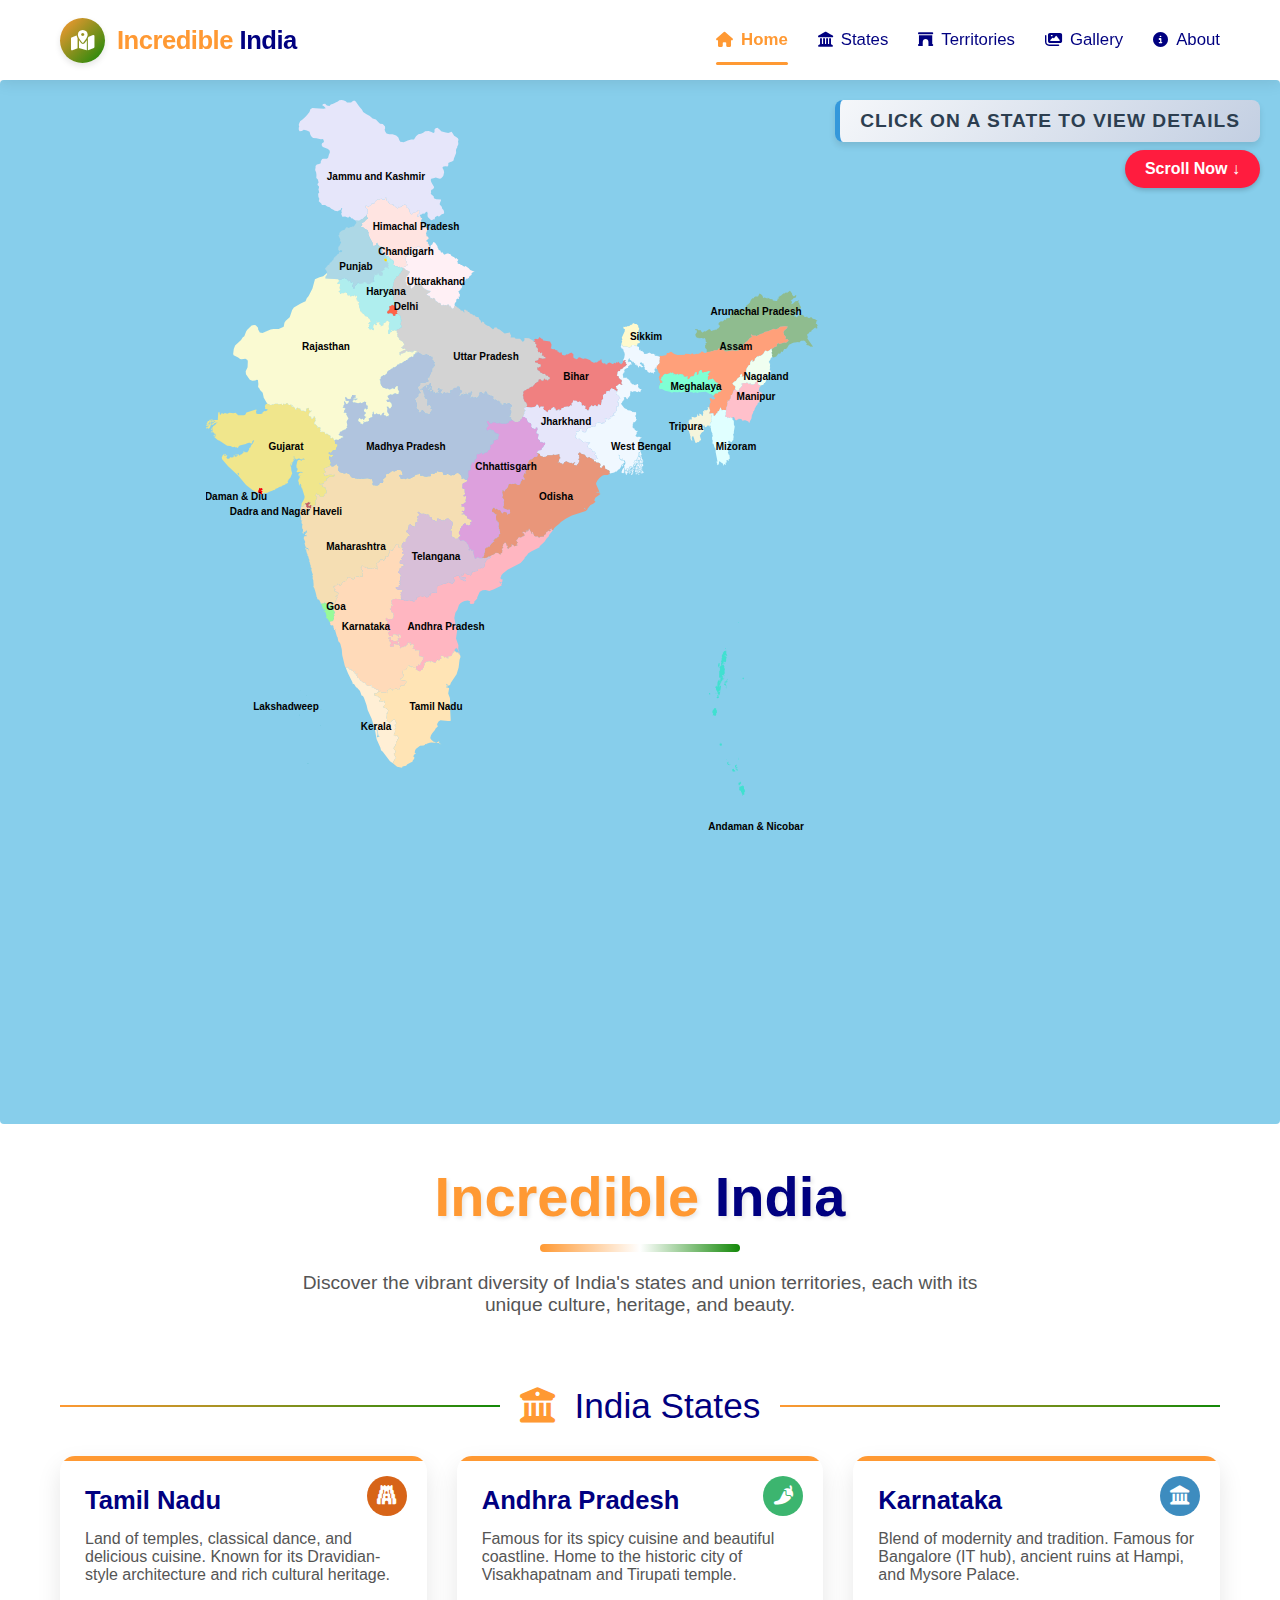
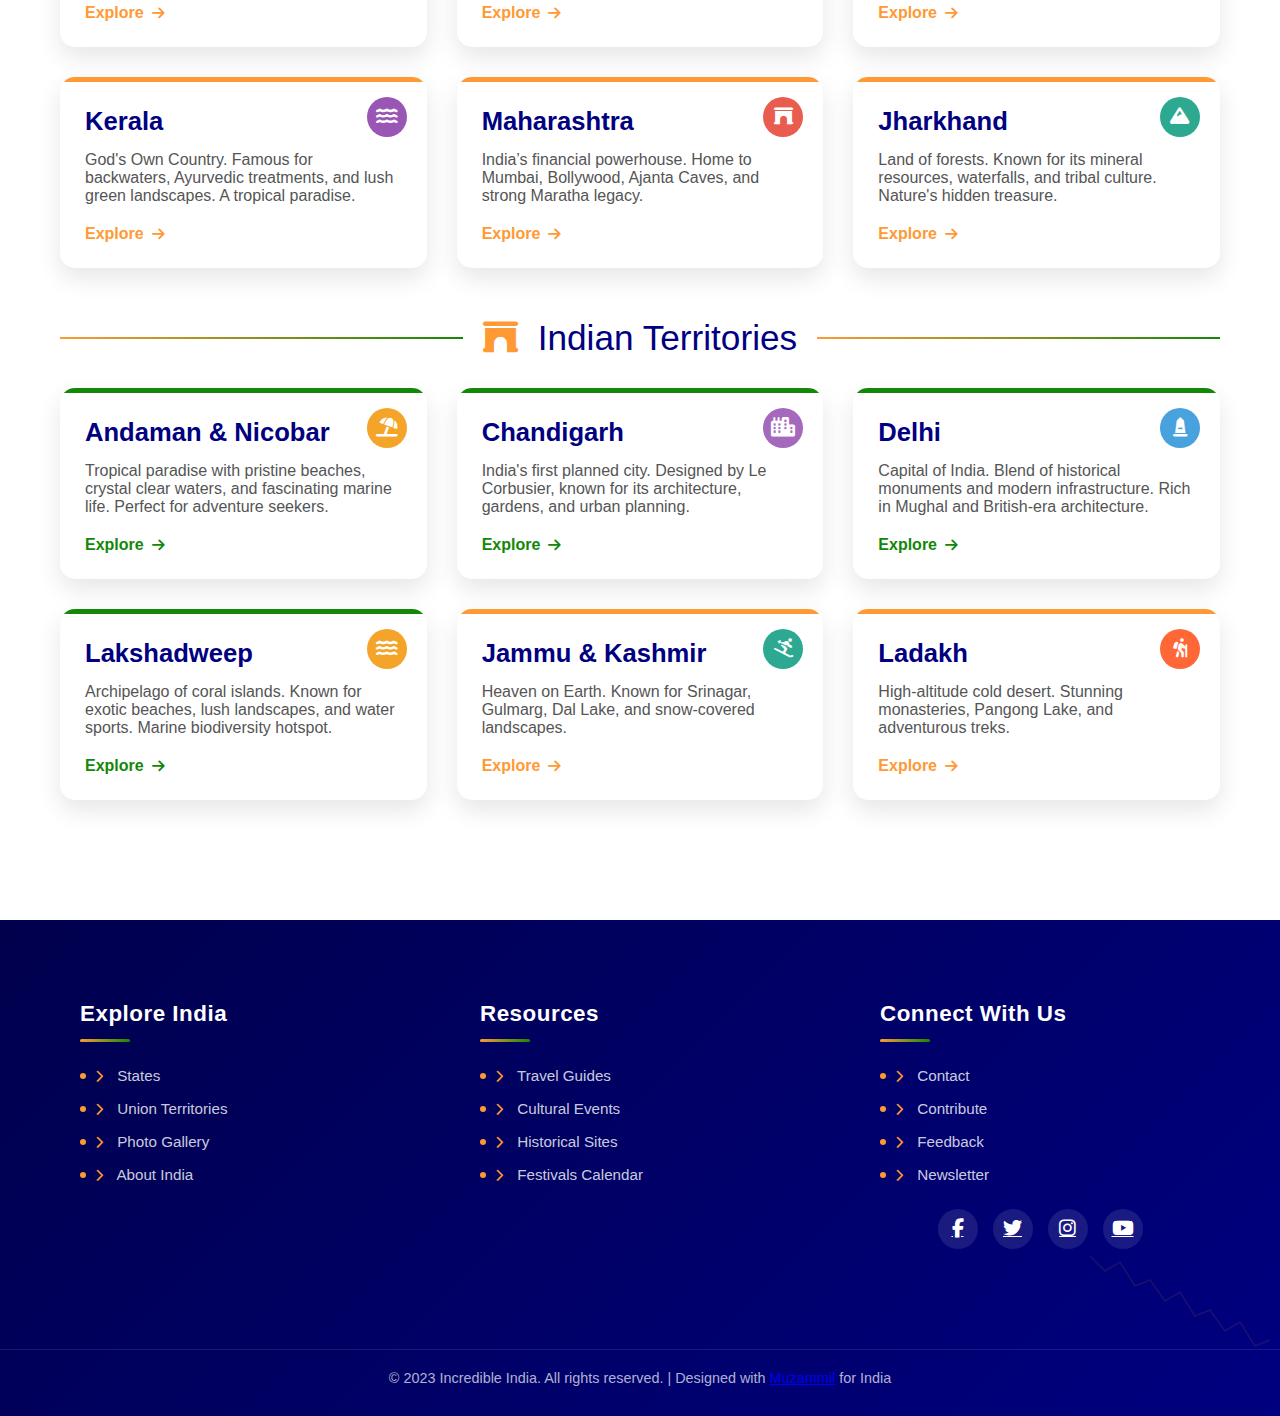
<file: index.html>
<!DOCTYPE html>
<html lang="en">

<head>
    <meta charset="UTF-8" />
    <meta name="viewport" content="width=device-width, initial-scale=1.0" />
    <title>India</title>
    <link rel="stylesheet" href="https://cdnjs.cloudflare.com/ajax/libs/font-awesome/6.4.0/css/all.min.css">
    <link rel="stylesheet" href="style.css">
</head>

<body>
    <!-- Navigation Bar -->
    <nav class="navbar">
        <div class="nav-container">
            <a href="index.html" class="logo">
                <div class="logo-icon">
                    <i class="fas fa-map-marked-alt"></i>
                </div>
                <span class="logo-text"><span>Incredible</span> India</span>
            </a>

            <button class="mobile-menu-btn" id="mobileMenuBtn">
                <i class="fas fa-bars"></i>
            </button>

            <ul class="nav-links" id="navLinks">
                <li class="active"><a href="index.html" class="nav-link"><i class="fas fa-home"></i> Home</a></li>
                <li><a href="states.html" class="nav-link"><i class="fas fa-landmark"></i> States</a></li>
                <li><a href="territories.html" class="nav-link"><i class="fas fa-archway"></i> Territories</a></li>
                <li><a href="gallery.html" class="nav-link"><i class="fas fa-images"></i> Gallery</a></li>
                <li><a href="about.html" class="nav-link"><i class="fas fa-info-circle"></i> About</a></li>
            </ul>
        </div>
    </nav>

    <div class="containers">
        <h2 class="map-header">
            Click on a state to view details
        </h2>
        <button class="scroll-button">Scroll Now ↓</button>
        <div id="map-container">
            <svg xmlns="http://www.w3.org/2000/svg" viewBox="0 0 1000 1000" class="india-map">
                <!-- Andaman & Nicobar -->
                <a xlink:href="state-details.html?state=andaman-nicobar" class="state-link">
                    <path id="IN-AN" title="Andaman & Nicobar"
                        d="m 537.188,685.44148 -0.041,0.4695 0.768,0.30627 0.104,2.47542 1.258,1.84675 -0.71,-0.0232 0.661,0.93295 -0.574,0.18739 -0.437,0.94503 0.103,1.88201 -0.409,0.42617 -0.663,-0.49065 -0.502,1.30269 -0.461,-0.2156 0.224,-1.08911 -0.606,-0.31434 -0.121,-1.2503 -0.813,-0.73346 0.069,-0.77879 -1.076,-1.12336 -0.646,0.17933 -0.121,-1.96159 0.365,-0.27304 -0.4,-0.27001 0.64,-1.36616 0.994,0.0584 0.564,-0.57427 0.878,0.27505 0.092,-0.68006 0.86,-0.14307 z m -2.826,-4.29496 0.895,1.77017 -2.249,2.47845 -0.57,-1.39035 0.238,-1.31478 1.704,-0.4695 -0.018,-1.07399 z m -6.972,-12.28743 0.62,0.37378 0.054,0.95511 0.372,-0.12392 0.733,0.79995 -0.07,1.22108 -0.819,-0.73849 -1.384,0.38789 -0.288,-0.63372 0.323,-0.48259 -0.855,0.17027 0.198,-1.45785 1.116,-0.47151 z m 3.502,-0.0695 0.743,0.76973 -0.11,1.34098 -1.472,-1.19389 0.529,-0.85234 0.383,0.60853 -0.073,-0.67301 z m 0.656,-2.05731 0.291,1.85178 -0.652,-1.69864 0.361,-0.15314 z m -1.091,-2.2447 0.394,0.70928 -0.884,1.04981 0.947,1.26743 0.041,1.10422 -0.412,-0.27001 -0.465,0.31837 -0.158,0.77476 -0.325,-0.99943 0.426,0.0796 0.114,-0.58536 0.146,0.45237 0.247,-0.67099 -0.938,0.56621 0.092,-0.83824 -0.627,-0.64883 -0.116,-1.08809 1.518,-1.22109 z m -6.096,-0.7264 0.087,0.94704 -0.404,-0.51281 0.317,-0.43423 z m -2.282,-1.91123 0.359,0.19848 -0.356,1.48404 1.639,1.28758 -0.11,0.45942 -1.593,-0.57024 -0.756,-1.02865 0.157,-1.47599 0.66,-0.35464 z m -1.725,-2.48851 0.285,0.72439 -0.466,-0.2005 0.181,-0.52389 z m 11.976,-2.12381 0.554,2.22556 -0.33,0.0282 -0.08,0.96619 -0.144,-3.21996 z m -17.337,-14.22082 0.765,1.02563 0.632,-0.27504 -0.606,0.35464 0.105,1.13444 -0.86,0.46244 -1.209,-0.15818 -0.228,-1.89409 0.96,-0.0353 0.151,-0.86645 0.29,0.25187 z m -5.693,-35.18985 0.303,0.69114 0.034,-0.42113 0.553,0.46244 0.043,1.32486 0.571,0.30426 0.19,2.31624 -1.188,1.3984 0.616,0.72339 -1.181,1.43165 -1.64,-0.7798 -1.035,0.34255 0.738,-1.75809 -0.843,-1.12537 -0.088,-2.43411 0.448,0.45035 1.244,-2.15202 0.892,-0.62565 0.231,0.45942 0.112,-0.60853 z m 2.629,-13.08436 0.929,1.5727 -0.763,0.62868 0.924,0.42415 -0.055,0.36472 -1.862,0.51684 -0.434,-0.43927 0.123,-0.72237 0.751,-0.10478 -0.195,-1.47195 0.582,-0.76872 z m -0.926,-0.67402 -0.284,0.15415 0.186,-0.91783 0.098,0.76368 z m -7.918,-1.08407 1.085,0.17632 -0.019,1.31679 -1.158,-0.1481 0.092,-1.34501 z m 6.716,-0.23474 0.622,0.3093 -0.822,0.74252 0.2,-1.05182 z m 10.071,-5.13723 1.075,0.16624 -0.465,0.49972 -0.716,-0.34457 0.106,-0.32139 z m -1.074,-4.07532 0.271,-0.21158 0.564,0.52793 0.933,2.47844 -0.237,0.44733 -0.886,-1.45482 -0.543,0.0383 -1.023,-1.01455 0.826,-1.1556 0.095,0.34457 z m 0.412,-1.48405 0.074,1.27046 -0.647,-0.61256 -0.046,-0.72641 0.619,0.0685 z m 0.807,-1.15963 0.371,2.3918 -0.807,-0.65185 0.006,-0.67401 -1.081,-0.74958 0.615,-0.12695 0.421,0.57831 0.475,-0.76772 z m 0.855,-1.16466 0.553,1.47598 -0.427,1.26038 -0.784,-1.06593 0.658,-1.67043 z m -7.699,-0.52088 0.06,1.5052 0.968,-0.15717 -0.584,2.06436 1.288,0.63271 -0.452,0.56521 -0.476,-0.43625 -0.055,0.53498 0.673,0.36169 -1.042,0.80298 0.111,2.37769 0.468,-1.74801 0.792,-0.0836 0.084,0.74555 -0.687,4.25768 -0.257,-0.22467 -0.058,0.48561 -0.813,-0.3637 0.133,0.79189 -0.88,0.34759 0.156,0.61356 0.294,-0.32945 0.144,0.38285 0.739,-0.78081 -0.176,-0.57931 0.734,0.44632 -0.947,4.02394 -0.272,-0.63674 -1.076,-0.31937 0.008,-1.07601 -0.615,0.20452 -0.202,-1.21806 0.583,0.0897 0.174,-0.4433 -0.264,-0.31233 -0.496,0.35061 -0.418,-1.78427 -0.55,0.50173 -0.324,-3.01141 -0.489,0.20553 -0.198,-0.48058 1.023,-2.1097 0.51,1.2624 0.312,-0.20553 0.053,0.83421 0.144,-0.28009 0.264,-4.95991 1.616,-2.84819 z m 0.75,0.37277 0.37,-0.0131 -0.121,0.73346 -0.526,-0.0897 0.277,-0.6307 z m 3.455,-0.807 0.246,0.70021 -0.456,-0.22971 -0.099,0.44733 -0.164,-0.60853 0.473,-0.3093 z m 3.685,-0.13097 0.187,0.52994 0.404,-0.49267 -0.109,1.20698 -0.783,-0.54102 0.301,-0.70323 z m -2.854,-0.40401 -0.404,1.06996 -0.432,-1.22915 0.529,0.16423 0.161,-0.64379 0.146,0.63875 z m -3.45,-0.63271 1.278,0.37076 0.601,-0.27102 0.48,0.85134 -0.638,0.43221 0.453,1.08709 -0.71,-0.0554 0.088,0.85738 -0.591,-0.16523 -0.426,0.74152 0.215,0.5108 -1.001,0.93596 -0.534,-0.67401 0.644,-3.04566 -0.578,-0.18639 0.169,-0.60651 0.297,0.21459 0.359,-0.45639 -0.106,-0.54103 z m 22.254,-0.22568 0.744,0.70223 0.114,1.10321 -1.131,-0.17632 -0.248,-0.86644 0.521,-0.76268 z m -18.511,-2.01398 -0.482,1.18481 -0.272,-0.10982 0.235,-1.08406 0.519,0.009 z m -5.117,-8.89721 0.142,2.36661 -0.486,-1.68957 0.344,-0.67704 z m 3.934,-1.86588 0.482,0.0766 -0.353,0.58737 0.48,0.0252 0.547,1.64928 -0.418,0.71431 0.97,1.37624 -0.47,1.44375 0.217,3.1313 -0.76,0.34254 -0.021,0.31938 0.562,-0.0403 -0.893,0.51483 -0.017,0.81204 -1.764,-0.46949 1.351,2.31019 -1.306,0.3758 -1.274,-0.36774 -0.351,0.51584 -0.719,-0.0997 -0.439,-0.60551 0.168,-5.76087 -0.481,-0.23978 0.412,0.0141 1.029,-1.36013 -0.528,-0.48057 0.377,-0.63069 -0.465,-2.24672 0.291,0.36068 1.548,-1.94044 0.653,0.52189 0,0 0.628,-0.14911 0,0 0.544,-0.70021 z m -4.254,-1.63618 0.507,0.29217 0.034,1.9344 -0.425,1.01455 -0.541,0.11385 0.285,0.41105 -0.437,0.73447 -0.419,-1.68957 0.448,-2.16209 0.548,-0.64883 z m 6.511,-0.1078 -0.569,0.64379 0.07,0.69819 -0.646,-0.12996 0.163,-1.03974 0.261,0.42416 0.721,-0.59644 z m 0.475,-12.41236 0.326,1.0357 -0.216,1.94044 0.222,0.67603 0.337,-0.37076 0.198,0.32341 -0.326,0.51483 0.739,0.99642 -0.519,0.70726 -0.691,-0.90876 -0.617,-0.1743 -0.355,0.52692 -0.337,-0.67502 -0.412,0.35161 1.233,0.51483 0.063,0.93395 0.704,-0.11384 -0.007,0.49065 0.437,-0.28714 -0.721,2.016 0.056,2.10668 -0.648,1.12739 -0.797,-0.13904 0.185,0.47655 -0.837,-1.03369 -0.385,0.14709 -0.306,0.69517 0.771,1.08609 -0.548,0.53195 -0.113,-0.82715 -0.517,0.0494 -0.583,1.18884 0.388,0.95007 0,0 -0.628,0.14911 0,0 -1.021,-0.81909 -10e-4,-1.5314 0.505,-0.0242 0.143,-0.55815 -0.769,-0.1209 0.174,-1.53039 0.535,-0.14911 -0.256,-0.65689 0.785,-0.26396 -0.791,-0.29923 0.378,-1.79838 0.559,-0.44229 -0.669,-0.43121 0.413,-0.53196 -0.431,-0.16825 0.372,-1.40042 0.576,-0.23172 -0.5,-0.35867 0.518,0 0.343,-0.59241 -0.262,-0.89869 1.21,-0.65286 -0.25,-0.74756 0.989,-0.1743 0.506,0.35867 -0.023,-0.97626 0.467,0.67099 0.404,-0.67804 z m -0.285,-2.21549 0.251,1.06089 -1.069,-0.6055 0.818,-0.45539 z m 13.096,-26.52437 -0.617,1.4518 0.021,-0.82615 0.596,-0.62565 z"
                        fill="#40E0D0" />
                    <text x="550" y="730" class="label">Andaman & Nicobar</text>
                </a>

                <!-- Andhra Pradesh -->
                <a xlink:href="state-details.html?state=andhra-pradesh" class="state-link">
                    <path id="IN-AP" title="Andhra Pradesh"
                        d="m 295.438,482.23741 -0.002,0.007 0,0 0.002,-0.007 z m 0.652,-0.0393 -0.389,2.49054 -0.753,-1.07903 -0.016,-0.80298 1.158,-0.60853 z m -0.652,0.0393 -0.122,-0.62767 -0.272,0.4433 -1.262,0.0977 -0.058,-0.73144 -0.901,0.58133 1.737,0.7667 0,0 -0.023,1.03873 0.454,0.14004 0.663,1.50017 -7.647,3.77106 -4.692,1.85681 -3.756,-1.06895 -3.105,0.36975 -2.669,1.33493 -2.599,5.73367 0.099,0.96921 -2.908,3.10007 -0.273,0.46546 0.384,0.87048 -0.948,0.83521 -3.03,0.41106 -0.866,-1.47094 0.261,-0.7788 0.373,0.006 -0.117,-0.58032 -2.482,-0.87249 -3.128,0.60651 -2.228,1.07097 -1.913,1.26945 -1.459,1.6402 -1.448,4.49646 -2.123,3.3872 -1.075,5.04353 1.396,7.50586 1.762,3.11215 -1.448,10.08303 2.407,6.52153 -0.174,3.87786 1.651,4.44205 -3.018,-5.51604 -0.564,-0.25692 -0.116,1.91022 -0.617,-0.62263 0.355,-0.61659 -0.401,-0.0776 -1.169,1.85077 2.315,2.12481 1.569,0.0363 1.581,1.4105 0,0 0.001,1.1425 -0.756,-0.42516 -0.956,-1.89007 -1.638,-0.0433 -1.73,-1.26642 -1.577,0.17228 -0.083,0.42113 0.891,0.17833 0.069,0.37378 -0.631,-0.0705 -0.22,0.60953 -0.702,0.17631 0.029,0.71936 -0.644,0.29217 0.441,0.65084 -0.587,0.82111 -1.556,0.70021 -1.065,-0.0191 -0.429,0.47957 -0.538,-0.44632 -0.687,0.65789 1.332,1.04982 -0.848,0.61457 -0.451,-0.57931 -0.714,0.31131 0.153,-0.57024 -0.476,0.0957 -0.1,-1.1294 -1.848,0.78685 -0.66,-0.46848 -0.271,-0.94604 -2.238,-0.27001 -1.136,0.44229 1.056,0.46748 -0.297,1.49009 0.529,-0.38084 0.197,0.28109 -0.5,0.17732 0.045,0.45338 -1.591,0.5249 0.142,0.71633 -0.976,0.70626 -0.849,-0.95309 -1.027,0.1219 -10e-4,0.68107 -0.615,0.41509 -0.758,1.66338 -1.751,-0.1471 -1.873,-1.34097 -1.365,0.1884 -0.438,0.70222 0.653,0.35464 -0.895,-0.0232 -0.123,-1.42964 -2.722,0.87753 -0.912,-0.23072 -0.182,1.11329 -0.893,-0.29117 -0.784,0.83925 0.691,1.28657 -0.439,-0.004 -0.916,3.18974 -0.762,0.57729 0.044,1.25333 -0.487,0.12694 -0.176,-0.51281 0,0 0,0 0,0 -0.114,0.0373 -0.358,-0.0363 -0.102,0.86242 -0.647,0.0222 0.041,0.96316 -1.911,0.1199 -1.63,-0.88257 -0.545,-0.83622 -1.561,0.22668 0.782,-0.72741 -0.137,-0.80398 0,0 0.428,-2.03716 1.298,0.005 0.886,-1.73995 0.689,0.70726 1.203,-0.11788 -0.275,-1.46087 0.738,0.11486 -0.133,-1.46792 1.11,-0.4564 -0.056,-0.62163 0.545,-0.33751 -0.402,-0.47957 1.263,-0.7939 -0.589,-0.66092 0.581,-0.36572 0.184,-1.24426 -0.457,-0.80499 -0.729,0.94402 -1.027,-1.12638 -0.749,0.20553 -0.241,-0.44632 -0.695,0.33147 -0.508,-0.35263 0.636,-0.26497 -0.884,-0.48964 0.746,-4.80576 -3.414,-0.19546 -0.93,0.66394 0.224,-1.28859 -0.7,-0.15616 -0.1,-0.54505 -1.57,0.28814 -0.469,-0.68308 0.12,-0.45741 0.865,0.0816 0.084,-0.55715 -0.512,-0.50173 0.697,-0.93798 -0.098,-1.37926 -1.516,-0.98936 -0.07,0.73144 -1.102,-0.18941 -0.406,0.89566 -0.444,0.005 -0.044,-1.30168 0.745,-0.28311 -0.243,-1.23519 -1.148,1.15157 -0.515,-0.73346 -1.438,-0.0796 -0.25,0.56722 0.447,1.03671 -1.082,0.53297 0.051,0.49669 -1.374,0.48259 -0.086,1.24527 -0.276,-0.6186 -0.666,0.19747 0.136,-0.54506 -0.442,0.0363 -0.809,0.44028 0.55,0.43624 -0.324,0.16926 -0.537,-0.3496 -0.828,0.58536 -0.762,-0.5914 -0.154,1.25534 -0.522,-0.45539 -0.092,0.58435 -0.695,0.0846 0.161,-2.61647 -1.021,-0.0473 0.332,-0.77477 -1.362,-0.22769 -0.826,0.4302 -0.274,-0.68006 -1.182,0.38385 -0.348,-1.1969 -0.467,0.72338 -0.138,-0.42617 -0.547,0.46042 -0.037,-1.24325 -0.441,0.37983 0.137,0.92488 -0.809,0.16422 0.803,0.61861 0.091,1.4246 -1.493,-0.134 -0.737,0.47554 -0.706,-0.70323 -0.313,0.83521 -0.395,-0.21157 -0.506,-1.54953 1.023,-1.70469 0.502,-0.0876 -0.114,-0.60853 -2.193,-2.09761 0.919,-0.91883 -1.005,-1.33897 -0.907,-0.0826 0.162,-0.6045 0.954,-0.14911 0.098,-0.50576 1.637,0.35766 -0.241,1.613 0.322,0.96921 2.039,0.23979 0.549,1.09212 3.478,-0.71733 0.843,0.91682 -0.114,1.85278 0.881,-0.0242 0.03,0.38487 0.744,-0.63372 -0.413,-0.58032 0.48,-0.70524 -1.151,-0.008 0.162,-0.82514 -1.197,-0.33651 1.45,-1.73994 -0.12,-0.32643 -0.946,0.48662 0.067,-0.61155 0.606,-0.11284 0.272,-0.77175 2.317,0.30931 -0.087,-2.61144 -0.87,-0.009 -0.259,-0.81305 -1.187,-0.32744 -0.223,0.64278 0.852,1.8004 -0.668,0.43524 -0.594,-0.82615 0.081,-0.84932 -1.667,-0.14709 0.033,-1.19086 -1.03,0.43423 -1.67,-0.5773 -0.842,1.08709 -0.143,1.60595 -0.623,0.0846 -0.538,-0.65286 -2.34,-0.0121 -0.271,-0.69316 0.528,-0.47251 -1.486,-1.13344 0.084,-0.94805 0.627,-0.50375 0.596,0.30326 0.046,-0.98634 0.62,-0.71835 -2.16,0.21258 -0.893,-1.1828 -0.583,-0.10075 -0.828,-1.60897 0.793,-2.87338 -0.371,-0.96821 1.432,-0.53598 0.329,-3.46982 -0.765,0.2821 -1.342,-0.40905 0.435,-1.01455 -0.216,-1.18784 0.475,-0.42113 1.67,1.34803 2.2,0.39796 0.395,-0.4171 0.967,0.008 -0.123,0.51584 0.792,0.11787 1.574,-2.61647 -0.459,-0.48158 0.536,-0.13601 0.01,-0.97425 -0.78,-0.59543 0.906,-0.82212 -0.34,-0.57729 -0.68,-0.0907 -0.12,-0.81406 -1.007,0.11788 -0.715,-2.46333 -1.193,-1.21202 0.032,-0.3355 1.145,0.13803 0.056,-2.91166 1.092,-0.41409 0.728,0.6045 0.184,-0.73849 -1.711,-1.64222 0.433,-1.93137 -0.871,-0.18841 0.915,-1.47195 1.622,-0.9007 2.208,-0.37378 5.454,0.80499 0,0 2.029,0.19847 1.101,0.76772 1.197,-0.21964 1.739,0.46345 1.853,-0.66696 2.39,0.79995 0.72,-0.93395 0.573,1.25333 0.961,0.37882 0.34,-0.47453 0.813,-0.001 0.321,-1.12135 1.213,-0.62364 0.391,-2.22858 1.247,0.0474 1.873,-1.13041 3.212,0.53599 1.212,-0.92791 2.023,1.57573 1.285,0.0655 1.287,-1.39136 0.028,-1.51326 0.525,0.0796 0.204,0.93697 0.792,0.1078 -0.105,-1.67345 0.42,-0.44532 2.207,-0.94704 3.049,0.62464 0.881,-0.49065 0.138,-5.86766 0.854,-1.16467 3.359,-0.45941 1.478,-1.04982 3.158,-0.69013 2.655,-1.478 0.74,0.85537 1.08,-0.16926 0.842,1.32183 1.174,-0.0927 1.879,-2.25578 0.456,-1.49815 -0.766,-0.85134 -0.867,-0.23575 0.375,-0.96417 0.76,-1.27247 1.842,-0.43927 1.01,-1.30673 0.4,0.69719 1.275,0.0554 0.82,1.19893 0.374,1.86084 0.825,0.35162 0.3,0.96014 0.56,-0.84629 1.107,0.7536 0.08,0.55413 2.228,0.59442 0.864,-0.54506 -1.037,-0.81103 0.218,-0.96921 0.456,-0.1068 -0.054,-1.15257 -1.944,-0.47554 -0.073,0.67401 -2.712,-1.16567 0.638,-0.95108 -0.455,-0.93193 0.588,-0.46043 0.533,1.1556 0.538,0.17127 0.753,-0.72942 0.291,-1.2634 1.341,-0.66092 2.02,1.10321 -0.357,0.71532 1.803,-0.20754 2.234,0.85335 0.552,-0.55211 0.24,-2.09358 0.9,0.008 -0.167,-1.21303 1.798,0.47353 1.157,-0.74857 2.434,-0.41106 0.393,-1.96865 1.792,0.0494 1.204,-1.55053 0.986,0.73446 0.917,-0.0977 1.628,-1.91526 0.167,-1.99081 0.466,-0.66696 -0.435,-0.44229 1.428,-2.15605 0.114,-0.84126 4.307,-2.33034 0.218,-0.45337 -0.722,-0.8997 0,0 0.895,-0.94201 3.155,-1.23418 1.526,-1.44979 2.84,0.31535 0.357,0.72842 1.346,0.68006 0.535,-0.1471 -0.006,-1.36415 0.648,-0.30225 0.16,0.53297 0.508,-0.0584 0.075,-2.24874 0.507,0.38184 0.159,-0.32139 -1.236,-1.23519 0.559,-0.4433 0.085,-1.11328 0.732,-0.1743 0.443,-0.71431 -1.227,-0.23576 1.047,-1.14754 -0.485,-0.90171 2.36,-2.80588 0.526,0.77678 0.502,-0.0484 0.147,1.53845 0.494,-0.0736 -0.389,1.06291 1.368,0.46043 0.226,0.49065 -0.729,0.87552 0.09,0.81103 0.966,0.91279 0.668,-1.2775 2.266,-0.98332 0.549,-1.40949 -0.357,-0.54707 0.48,-0.43524 0.958,0.65387 0.831,-0.0655 0.151,1.01354 0.854,0.34255 1.769,-0.73144 0.759,0.20251 0.102,-1.18784 -0.436,0.22366 -0.462,-0.56319 1.548,-2.06738 -1.19,-0.22065 -0.117,-0.44229 0.567,-0.41005 -0.962,-0.0433 0.074,-1.11933 0.825,-0.33449 1.716,-2.61848 1.439,0.66897 0.07,0.58335 0.3,-1.10523 0.978,0.19445 0.281,-0.72238 1.606,-0.23172 0.055,-0.70626 0.783,0.0282 0.314,-0.63472 -1.354,-1.49613 0.703,0.0796 -0.722,-0.74857 -0.351,0.88962 -0.496,-1.613 0.859,-0.44733 1.309,0.30426 0.977,1.12034 -0.146,-1.19691 0.546,-0.0151 0.07,-0.46345 -0.389,-1.075 0.29,-0.17933 0.427,0.54707 0.246,-0.25893 0.173,0.8866 -0.421,-0.0443 0.039,0.34859 0.752,0.12594 0.315,-1.5183 0.677,0.53297 0.537,-0.85134 -0.212,-0.7133 0.607,-0.7385 1.544,3.04264 0.548,0.10277 -0.365,0.5914 0.838,1.48605 0.717,0.23072 -0.848,-1.56666 0.994,-0.66394 1.74,4.20932 1.457,0.4836 1.827,-0.12392 1.146,1.27348 0.862,-0.0786 0.594,-0.60853 3.787,-0.35967 0.079,-1.65532 0.552,0.34759 0.191,-0.35766 -0.421,-0.35464 0.758,0.1219 -0.468,-0.41105 0.681,0.22467 0.661,-0.61055 -0.289,-0.54001 0.524,-0.63977 -0.534,-1.04074 1.184,0.72439 0.372,-0.88055 1.605,-0.97828 0.451,1.15459 0.524,-0.9279 0.875,0.0564 -0.007,-0.63775 -0.72,0.10075 -0.586,-1.05082 1.452,0.0443 0.08,-0.77376 0.776,0.12392 -0.173,0.70122 0.527,0.52491 0,0 0.878,0.54405 -3.728,4.32417 -0.604,1.85279 -1.844,1.75808 -2.297,3.46075 -4.825,4.53576 -0.023,0.93294 -8.484,4.31511 -3.07,2.10768 -0.901,1.5183 -2.5,2.32631 0,0.73447 -1.373,1.87595 -2.744,2.95298 -12.682,6.47518 -5.007,3.89498 -1.482,1.88201 -0.541,2.01499 -0.477,0.23072 0.151,0.96115 1.163,1.01657 0.89,-0.24886 -0.238,2.48751 -0.903,0.51383 z"
                        fill="#FFB6C1" />
                    <text x="240" y="530" class="label">Andhra Pradesh</text>
                </a>
                <!-- Uttar Pradesh -->
                <a xlink:href="state-details.html?state=uttar-pradesh" class="state-link">
                    <path id="IN-UP" title="Uttar Pradesh"
                        d="m 196.287,167.98097 1.49,-0.15515 1.603,1.75405 4.62,2.2306 -1.946,3.27033 -0.533,0.54909 -0.558,-0.25087 -0.604,1.25434 0.308,0.53196 -0.883,0.941 0.311,0.48057 -0.571,0.79089 0.321,0.51987 -0.649,1.00951 1.312,2.08753 -0.146,1.68051 0.779,0.37378 -0.05,0.44834 0.763,0.30426 0.94,-0.78887 1.635,-0.0826 0.52,2.20541 -0.523,-0.0484 -0.095,0.6186 0.763,0.0574 0.09,1.01858 1.022,-0.16322 0.148,-0.97626 0.798,-0.21158 1.194,-1.79233 1.139,-0.82111 0.793,0.14407 2.101,-2.22556 1.692,0.57427 1.57,0.75059 0.832,2.82602 1.631,1.51024 3.774,2.06839 2.877,0.47856 -1.105,1.53744 -0.866,0.58234 -0.415,-0.35464 -0.422,1.2906 -0.658,-0.49367 -0.911,0.78081 1.8,1.43064 1.104,-0.0826 0.974,1.4115 0.027,1.2493 0.92,0.0242 0.376,-0.41307 1.145,1.17574 0.208,-1.30773 2.174,1.03168 0.129,1.44173 0.595,0.43322 -0.149,0.68107 0.958,-0.14911 1.986,1.82357 1.109,0.0161 0.163,-0.43322 0.363,0.80196 0.511,0.11486 0.205,1.83062 2.01,-0.17833 0.611,-0.70121 0.303,1.11832 1.311,-0.54707 1.102,0.48863 0.963,-0.77476 1.304,-0.26699 0.715,0.69417 -0.529,1.37523 0.681,-0.16422 0.18,-0.7788 0.619,0.0121 0.451,0.62163 -0.734,0.23172 1.271,0.15616 -0.258,0.39192 0.7,1.27045 0.952,0.40804 0.958,-0.51987 0.562,-1.09515 -0.31,-0.40098 0.978,-0.71532 0,0 0.993,0.0242 2.05,1.75808 0.723,-0.0605 0.118,0.68207 1.268,0.6982 0.888,1.50923 1.924,0.19646 1.392,1.84171 0.265,-0.51786 -0.561,-2.19433 1.366,-0.54001 0.897,1.16265 1.174,-0.0625 0.473,1.30874 1.626,0.51382 0.442,0.98534 1.602,0.83118 0.217,-0.4836 0.684,0.29016 0.121,0.7123 1.357,0.79693 0.8,-0.41206 0.366,0.9138 0.941,0.67905 2.739,0.57931 0.463,1.70771 1.84,2.18425 0.012,0.67704 -0.401,0.0423 0.541,0.44632 -0.208,0.35162 1.117,-0.20956 0.08,-0.82514 1.44,0.35061 0.839,1.0478 -0.117,0.84629 3.05,1.92735 1.635,0.35464 3.827,3.07185 0.862,-0.0594 0.881,-1.64121 2.084,0.12896 1.163,1.38934 1.779,0.51886 5.035,3.89599 5.426,-1.0206 0.08,1.34501 0.924,1.8548 -0.437,1.97671 4.074,0.0524 0.514,0.78182 1.673,0.45035 3.226,-0.12392 2.441,2.90058 1.139,-0.27807 1.056,-1.64222 -0.52,-0.53397 0.359,-0.52894 -0.273,-0.51986 4.726,0.23777 5.062,2.79882 0,0 -0.619,0.66697 0.538,0.27202 1.299,-0.33348 0.188,0.49972 -0.58,1.05585 1.183,0.57629 0.508,0.81607 -0.824,2.53285 1.702,-0.0584 -0.627,0.63371 1.048,0.56319 0.122,1.94749 -0.455,0.45338 0.477,0.2559 0.091,0.94403 0.796,0.34154 0.221,-0.55614 0.842,0.31132 -0.192,0.74957 0.78,0.49771 0.844,-0.85738 0.667,0.2015 0.234,1.2634 -0.579,1.21302 0.196,0.41207 0.28,0.24079 1.061,-0.56319 0.578,1.62006 1.603,0.30628 0.255,1.03369 -2.977,0.65286 -3.986,-1.0206 0.015,1.01556 -0.727,1.31579 -1.541,0.27102 -0.243,0.54707 -1.263,-0.22266 0.002,1.58983 1.667,0.36673 0.607,-0.32441 1.279,1.49814 2.079,0.24583 0.216,1.33292 -0.468,1.66439 -0.97,-0.37479 -0.704,0.95208 -1.42,-0.45539 0.139,2.23362 0.647,1.06191 0.879,0.0735 1.595,1.65935 -0.022,0.7929 0.745,-0.21157 1.979,1.2503 1.152,-0.28814 1.192,0.65285 0.314,0.90776 2.205,0.34255 -0.035,1.01152 0.618,-0.0735 1.334,1.01152 -0.412,0.7788 0.629,0.7526 -1.569,-0.1884 -0.07,1.21907 -0.437,-0.20452 0.094,-0.78384 -0.237,0.98131 -0.758,0.15112 -0.829,-0.85234 -0.982,0.34859 -0.458,-1.14552 -1.019,0.0957 -0.266,1.69159 -0.733,-0.1209 0.042,0.3627 -1.731,-0.1884 -0.18,-0.78585 -0.965,-0.64178 -1.126,0.24684 -0.518,0.57629 0.143,1.35206 -3.338,1.83767 -1.379,1.97067 -0.857,0.18135 0.589,0.67401 -0.921,0.12292 0.105,0.47856 -0.785,0.53599 -0.616,-0.52693 -0.596,0.56723 -0.197,-0.23072 -0.405,0.41106 0.288,0.16523 -0.811,0.0766 -0.583,0.89264 -1.219,0.49569 -0.517,-0.21964 -1.657,1.52334 -1.068,0.0625 -0.441,0.97929 -0.808,0.18739 -0.299,0.40703 0.461,1.32486 -0.821,2.47542 0.538,0.15818 0.212,3.23507 0.762,0.86746 -0.075,1.1294 1.389,1.17575 0.559,-0.10377 0.019,0.7395 0.69,0.56823 -0.339,0.68006 0.918,0.58838 -0.904,2.28702 0,0 -2.201,0.59543 -0.243,1.04981 0.391,1.08205 0.623,0.11183 0.45,0.8997 -1.58,1.15459 0.544,1.11832 -1.64,3.78517 0,0 -0.722,0.65285 -0.272,1.14049 -1.256,0.77779 -0.555,1.56666 -2.154,0.98533 -3.095,0.0524 -2.743,-1.99988 0,0 -0.219,-0.96619 -1.158,-0.37278 0.508,-1.29765 -1.211,-0.0665 -1.068,-1.24123 0.282,-0.54405 1.037,0.44733 0.138,-1.93742 0.48,-0.29621 0.298,-1.29564 -0.075,-1.8548 -1.118,-0.27907 0.616,-2.64065 -0.438,-0.31233 -0.065,-0.98835 0.701,0.33952 1.146,-0.25792 -0.093,-1.08608 -0.759,-0.001 0.056,-1.05788 -1.415,0.0322 0.016,-0.72539 -0.795,-0.57025 -2.694,1.11832 -0.226,-0.60953 -1.457,0.0101 -0.346,-0.65386 -0.643,0.51785 0.158,1.98477 -1.662,-0.59845 -0.75,0.23172 0.052,-1.29866 -0.692,-0.37882 -0.216,0.46748 -0.484,-0.0816 0.287,-2.44922 -0.111,0.49367 -0.364,-0.29218 0.039,0.35364 -0.488,-0.007 0.299,0.54002 -0.856,-0.25187 0.345,-0.98735 0.421,0.0191 -0.638,-0.53498 0.355,-0.45942 -0.765,0.74555 -0.988,0 -2.247,-1.35105 -0.957,0.46445 -1.313,-1.43165 0.327,-0.8876 -0.284,-1.82055 -0.259,0.38889 -1.188,-0.61457 -0.841,0.21359 -1.189,-0.89264 -1.057,0.11384 -0.486,-0.83219 -1.137,0.43927 -0.221,-0.44128 0.798,-0.54304 -0.318,-0.44935 -0.325,0.51987 -0.19,-0.83824 0.562,-0.53901 -0.779,-0.19948 -0.322,-0.63674 -1.19,0.2015 0.316,1.00548 -0.612,-0.2015 -0.472,0.35263 0.727,0.70222 -0.5,0.7385 -1.734,-0.76066 0.784,-0.0615 -0.17,-0.537 -0.816,0.24281 -1.283,-1.14351 -0.355,0.20654 0.035,1.09515 -0.173,-1.15157 -0.78,-0.0403 -0.49,1.44072 0.333,0.85939 -1.254,1.68353 0.228,1.41553 -0.59,0.12292 0.305,-0.12795 -0.786,-0.54909 -0.607,1.53643 -1.173,-1.39236 -1.4,-0.0474 0.152,0.50576 -1.289,0.15617 -0.385,-1.08206 -0.827,0.36472 0,0 0.114,0.38285 -0.376,-0.2015 0,0 -1.045,0.33146 -0.685,-0.2287 -0.255,-0.63271 1.218,-0.61054 -0.45,-0.95007 0.921,-0.73749 -0.119,-1.21806 0.836,-0.84932 -0.563,-0.81809 -0.874,0.0675 -0.179,1.90921 -0.589,-0.83723 -2.093,0.21561 0.539,0.33045 -0.002,0.5773 1.062,0.31635 -0.001,0.5229 -1.02,-0.23475 -1.123,0.40904 0.12,-0.63976 -0.481,0.17027 -1.151,-0.69417 0.65,-0.43725 -0.791,-0.74051 0.255,1.92432 -0.928,-0.44532 -0.399,0.5501 -0.71,-0.77275 -0.698,-0.0282 0.499,0.29419 -0.121,1.02462 -0.502,0.0141 -0.618,-0.86544 -1.568,0.56319 0.343,1.11127 -0.488,-0.37781 -0.884,0.52994 -1.04,-0.62666 1.766,-2.65476 1.516,-0.67804 -0.517,-1.59588 -0.44,0.12694 -1.548,-1.19186 0.14,-2.284 -1.149,-0.96216 -0.223,0.55312 -1.074,-0.26195 -0.126,0.75562 -1.352,1.04981 -0.837,-0.404 -1.31,0.29418 -0.502,1.72887 -1.134,-0.0756 -0.61,0.89264 -0.231,-0.54506 -1.157,0.38789 0.522,2.0835 -0.511,0.39192 0.173,0.80801 -2.309,-1.05082 -3.093,0.28815 0.103,-0.54002 -0.274,0.17228 -0.506,-0.70122 -1.584,2.19635 -0.614,-0.31434 0.164,-0.88257 -0.781,0.62364 -0.333,-0.73144 -0.335,0.59341 -0.32,-1.31579 0.539,-0.89264 0.693,-0.0876 -0.328,-0.29016 0.673,-1.02966 0.653,-0.0202 -0.691,-0.31434 -0.881,0.57226 -1.002,-0.81406 -0.303,0.67099 -0.464,-0.66495 0.317,-0.90473 -1.072,-0.16624 -0.724,0.69518 -0.015,0.9007 0.593,-0.43725 0.467,0.65789 0.629,-0.25187 -0.23,0.9944 0.374,0.3627 -0.301,0.31131 -1.235,-1.09615 0.109,1.17574 0.748,1.05485 -0.237,0.43021 -0.903,0.25993 -0.019,-0.72238 -0.488,-0.17832 -0.46,0.29217 0.62,0.17531 -0.107,0.5652 -0.67,0.0605 -0.451,-0.86544 -0.378,0.20352 0.262,0.57125 -1.049,0.16019 -0.447,-0.76268 0.263,-0.47453 -0.756,-0.65789 -0.863,1.26038 -0.446,-0.11587 0.059,-1.00548 0.667,-0.90775 -0.928,-0.52189 -0.149,-0.66696 -0.708,0.74353 0.492,0.25893 0.024,0.87652 -0.994,-0.56218 -1.601,1.25635 0.084,-2.08149 0.331,0.23978 0.354,-0.67099 0.671,0.27102 0.615,-0.52189 -0.36,-1.50117 -0.528,0.42214 -1.07,-0.2962 -0.727,2.6749 -0.756,-0.96921 0.126,-0.66998 -0.595,0.0514 0.182,-0.39897 1.079,-0.40703 -0.12,-0.45942 0.775,-0.82413 1.561,-0.29117 -0.381,0.53498 -0.81,0.0423 0.758,0.54606 1.044,-0.56218 -0.385,-1.45986 -0.649,0.24482 -0.542,-0.43121 0.679,-0.76973 -0.404,-0.94604 0.534,-0.2418 -0.233,-0.66394 -0.291,0.42819 -0.136,-0.41912 -0.754,0.0544 0.035,0.75966 -0.998,0.33247 0.604,0.99541 -0.479,0.806 -0.428,-0.3214 0.667,-0.18739 -0.332,-0.26296 -1.535,-0.2428 -0.518,-0.57025 -0.149,0.86847 0.636,0.68409 1.211,0.0796 -1.461,0.41106 0.445,1.26138 -1.062,0.12594 -0.097,-0.59845 -1.07,-0.2146 -0.029,-0.74555 0.264,0.37681 0.676,-0.58032 -0.327,-0.43927 -0.692,0.0876 -0.505,0.87149 -0.526,-0.24583 -0.317,0.57931 -0.57,-0.0836 0.316,1.01656 -1.069,-0.25691 0.342,0.84529 -0.343,0.46445 -0.52,0.0564 -0.169,-0.4574 -0.526,0.71532 -0.554,-0.25892 -0.277,0.35967 0.559,0.41912 0.893,-0.54002 1.505,0.81809 0.598,3.72573 0.937,0.84226 -0.416,2.23564 0.662,0.47755 0.308,0.96821 2.011,0.94805 0.337,1.07198 -0.335,0.46244 0.164,2.09761 -0.677,1.01958 0.197,1.26945 0.574,0.27404 2.195,-1.075 1.772,3.29049 -0.746,0.28713 -0.354,-0.37579 -0.11,0.78484 1.587,0.58636 -0.367,2.02003 -1.237,1.20597 -0.605,1.79839 -1.368,0.29419 -0.457,0.69114 -0.658,-1.8004 -0.301,0.44229 -0.286,-0.33449 -0.698,0.44532 -0.623,-0.24382 -1.898,-2.57717 -1.53,-0.84932 -1.478,2.21548 -1.154,0.50879 -1.123,-1.24426 0.732,-1.29262 -1.969,-1.41856 0.057,-0.66394 -1.044,-1.07399 0.82,-0.81607 0.2,-2.5127 -1.007,-1.85278 -0.238,-1.5183 -0.946,-1.01757 0.033,-0.57025 3.394,-2.72427 0.005,-2.06537 1.415,-0.9672 0.996,0.0403 -0.515,-0.57225 0.589,-0.36069 -1.279,-0.6055 0.26,-0.5239 -0.905,-0.65588 -0.197,-1.20396 -0.777,-0.30225 0.487,-0.59644 -0.749,-0.88458 0.728,-0.60853 0.362,-1.2503 0.624,0.15011 0.907,-0.67905 -0.252,-1.28456 0.432,-0.72036 0.542,0.27706 0.65,-0.70424 1.987,0.41711 0.575,-0.57629 0.837,0.54506 0.595,-0.66193 2.683,-0.70827 0.128,-1.16164 -1.351,-1.73693 1.543,-1.17172 0.037,-0.36874 -0.49,-0.0695 0.26,-0.27807 1.06,0.72137 -0.32,-1.42964 0.755,-0.22769 -0.132,-1.05787 1.113,-0.78585 0.309,-2.04421 1.232,-1.04679 -1.267,-1.33997 1.215,-0.36976 -0.488,-0.94704 0.786,-0.0464 0.115,-0.8604 0.767,0.0322 -0.419,-0.79794 0.632,-0.48259 0.342,0.35565 0.215,-0.92488 0.686,-0.0957 -0.229,-0.44632 0.379,-0.23071 -1.193,-0.41509 0.21,-1.29061 0.637,0.0161 0.199,-0.64782 -1.639,-0.26396 0.261,-1.10724 -0.845,-1.13343 -0.473,0.0161 -0.139,-0.73548 -0.245,0.19344 0.545,-0.85436 -0.261,-1.73894 -1.157,0.51383 0.214,-0.79995 -0.925,-0.38991 -0.817,0.20453 -1.12,-1.42863 -0.943,0.0222 -0.53,-0.6579 -0.379,0.31031 -0.159,-0.49065 -1.179,0.72742 -1.951,0.27202 -2.409,-0.94906 -0.521,-0.80499 -0.756,0.17429 -0.804,-1.16365 -1.45,0.2428 -0.444,1.01354 -1.069,-0.35564 0,0 -0.391,-1.23519 0.742,0.14004 0.746,-0.96115 -0.969,-0.71633 -0.223,0.35464 -1.966,-0.33752 -0.207,1.13545 -1.24,-0.24583 0.117,0.95511 -0.54,0.32844 -0.321,-1.17071 -1.355,0.2549 -0.88,-0.58233 -0.205,0.82514 -2.862,-1.13545 -0.722,0.50173 -0.065,0.82514 -2.33,1.1415 -1.755,0.25288 -0.475,-0.60954 -0.356,1.41352 0.259,0.48964 -0.943,0.47554 0.335,-0.53599 -0.747,-0.0131 0.222,-1.15258 -0.351,-1.12537 4.741,-2.5127 1.83,-0.33852 0.391,-0.81406 -0.598,-0.20654 -0.087,0.73447 -0.392,10e-4 -0.633,-1.20698 -0.962,0.84932 -1.465,-0.50375 0.173,-0.96921 -0.927,0.25489 -0.481,-0.6589 1.934,-0.6579 0.3,-1.06996 1.036,-0.16724 0.385,-0.58435 -0.701,-0.39897 0.098,-0.50979 -1.1,-1.45584 0.47,-1.01152 -0.828,0.39393 -1.618,-1.29061 -1.368,-0.42113 -0.35,-0.61961 0.301,-0.86645 -0.694,-0.37277 -0.293,-0.91582 -0.99,-0.31937 -0.099,-0.97224 0.413,-0.52793 -0.815,-0.43221 0.652,-0.97828 -0.121,-1.02362 -0.815,-0.53296 0.136,-1.64323 -0.593,-0.44028 0,0 1.33,-1.25735 1.529,0.0121 -0.002,-0.88056 0.967,0.25792 0.215,-1.13041 1.056,0.0252 0.38,-0.61558 -0.56,-0.24785 0.516,-0.59744 -1.175,-1.20698 -0.214,-0.99541 0.196,-0.52188 0.295,0.23676 0.085,-1.47195 0.962,-0.51786 -1.051,-0.0826 -0.063,-0.63976 0.627,0.2428 -0.073,-0.66595 0.536,-0.42819 -1.547,-0.5239 0.533,-0.25993 0.064,-0.62868 -0.671,-0.73849 0.638,-0.4836 -0.412,-1.3168 -2.865,-2.27896 0,0 -0.919,-1.37926 0.887,-1.00649 -0.523,-0.85436 0.257,-1.70468 -0.807,0.0816 -1.261,-1.79838 -0.581,-0.18336 0.427,-0.95813 -0.637,-0.75563 0,0 -0.107,-0.5511 0.825,-0.34255 -0.65,-1.23519 0.503,-1.20698 -1.929,-2.39583 0.376,-1.83263 -0.309,-1.02866 0.394,-0.4443 -0.305,-0.70928 0.512,-1.50822 -0.71,-0.34356 -0.065,-0.64681 0.626,-0.31535 -0.439,-0.50274 0.284,-0.75865 -1.141,-2.20541 0.519,-0.46748 -0.504,-1.15358 1.208,-2.5399 -0.55,-1.56867 0.74,-0.54204 0.582,-2.73132 1.736,-2.32329 0.152,-1.12033 3.015,-1.42461 -0.344,-0.28209 0.535,-1.20699 1.041,-0.48863 1.12,-2.27594 0.912,-0.70323 0.454,-1.44979 -0.359,-0.33147 0,0 z"
                        fill="#D3D3D3" />
                    <text x="280" y="260" class="label">Uttar Pradesh</text>
                </a>
                <!-- Uttarakhand -->
                <a xlink:href="state-details.html?state=uttarakhand" class="state-link">
                    <path id="IN-UT" title="Uttarakhand"
                        d="m 230.445,144.77227 1.116,1.40042 -0.297,1.04579 0.814,0.57125 0.253,1.48807 0.842,0.98835 1.188,0.28009 0.654,1.98074 1.845,-0.0393 0.626,1.59285 1.174,0.75864 1.397,-1.04376 1.064,0.0574 0.782,-0.57326 1.316,0.71129 1.045,-0.0282 1.259,2.12179 2.702,1.17776 1.235,1.57271 1.133,-0.80802 0.695,1.1949 0.677,-0.0343 0.304,0.672 -0.368,0.98735 -0.822,0.66797 0.596,0.6045 0.142,1.61098 1.881,0.2811 1.313,0.99037 0.675,-0.10579 2.636,1.87294 1.208,-0.80197 3.209,2.16813 1.545,1.90115 4.361,1.62811 -0.015,0.39192 -0.595,-0.2418 -1.645,0.57327 -0.99,1.3178 0.306,0.9803 -2.434,1.91726 -0.284,1.03873 -1.496,1.17575 -1.519,-0.0151 -1.064,2.64972 -1.2,1.25231 -1.245,-0.19948 -1.423,1.33191 0.34,1.82659 0.752,0.86746 -0.26,1.06593 -0.607,0.81204 -0.757,0.20352 0.146,0.81808 -1.317,1.00549 0.331,0.58233 -1.243,0.20553 -0.031,0.79391 0.702,0.46647 0.088,1.07298 0.786,0.82413 -0.411,2.6064 -1.027,-0.37378 0.492,1.88805 -0.804,0.56722 -1.026,-0.45438 -0.837,0.82514 -0.183,2.29709 -0.372,0.61256 -0.369,-0.11284 -0.874,1.68151 0.256,2.07444 0,0 -0.978,0.71532 0.31,0.40098 -0.562,1.09515 -0.958,0.51987 -0.952,-0.40804 -0.7,-1.27045 0.258,-0.39192 -1.271,-0.15616 0.734,-0.23172 -0.451,-0.62163 -0.619,-0.0121 -0.18,0.7788 -0.681,0.16422 0.529,-1.37523 -0.715,-0.69417 -1.304,0.26699 -0.963,0.77476 -1.102,-0.48863 -1.311,0.54707 -0.303,-1.11832 -0.611,0.70121 -2.01,0.17833 -0.205,-1.83062 -0.511,-0.11486 -0.363,-0.80196 -0.163,0.43322 -1.109,-0.0161 -1.986,-1.82357 -0.958,0.14911 0.149,-0.68107 -0.595,-0.43322 -0.129,-1.44173 -2.174,-1.03168 -0.208,1.30773 -1.145,-1.17574 -0.376,0.41307 -0.92,-0.0242 -0.027,-1.2493 -0.974,-1.4115 -1.104,0.0826 -1.8,-1.43064 0.911,-0.78081 0.658,0.49367 0.422,-1.2906 0.415,0.35464 0.866,-0.58234 1.105,-1.53744 -2.877,-0.47856 -3.774,-2.06839 -1.631,-1.51024 -0.832,-2.82602 -1.57,-0.75059 -1.692,-0.57427 -2.101,2.22556 -0.793,-0.14407 -1.139,0.82111 -1.194,1.79233 -0.798,0.21158 -0.148,0.97626 -1.022,0.16322 -0.09,-1.01858 -0.763,-0.0574 0.095,-0.6186 0.523,0.0484 -0.52,-2.20541 -1.635,0.0826 -0.94,0.78887 -0.763,-0.30426 0.05,-0.44834 -0.779,-0.37378 0.146,-1.68051 -1.312,-2.08753 0.649,-1.00951 -0.321,-0.51987 0.571,-0.79089 -0.311,-0.48057 0.883,-0.941 -0.308,-0.53196 0.604,-1.25434 0.558,0.25087 0.533,-0.54909 1.946,-3.27033 -4.62,-2.2306 -1.603,-1.75405 -1.49,0.15515 0,0 0.378,-0.62767 2.051,-0.52188 2.515,-1.45281 0.239,-0.53095 -0.154,-0.74555 -0.867,0.0191 -0.677,-0.86241 1.099,-0.51181 -0.062,-1.08306 -0.956,-0.53901 0.161,-0.60551 -1.105,-1.41654 1.175,-1.49412 0.002,-1.25534 0.939,0.55312 0.131,-1.59588 -1.047,0.0373 -0.231,-0.91179 0.613,-0.42717 1.115,0.57326 -0.434,-0.39695 0.605,-0.93798 -0.517,-1.32184 0.884,-0.4705 0.935,-1.79939 1.408,-0.59039 1.245,0.58435 0.329,-0.74454 1.21,-0.13501 1.257,-1.00044 1.775,-0.0846 0.763,-0.89164 0.51,0.12997 0.104,-0.54405 1.213,-0.0655 0.863,1.05788 0.459,-0.29621 0.516,0.38386 0.544,0.99339 1.402,-0.0725 1.22,-0.72842 0.818,0.35565 0.277,0.66797 3.085,-0.2549 0.496,1.41956 1.102,0.97728 2.621,-0.19647 -0.459,-1.53945 -1.235,-1.15459 -0.183,-0.83522 0,0 0.387,-1.78226 1.386,-0.7929 1.177,-2.61546 1.696,0.77879 z"
                        fill="#FFF0F5" />
                    <text x="230" y="185" class="label">Uttarakhand</text>
                </a>
                <!-- West Bengal -->
                <a xlink:href="state-details.html?state=west-bengal" class="state-link">
                    <path id="IN-WB" title="West Bengal"
                        d="m 425.187,373.7723 0.59,0.56319 0.104,0.73447 -1.028,-0.2821 0.334,-1.01556 z m 7.056,-0.16825 1.44,1.15862 -1.272,0.0433 -0.168,-1.20194 z m -2.328,-0.43625 0.59,0.55413 -0.333,0.68509 -0.6,-0.50878 0.343,-0.73044 z m -3.901,-0.27202 1.053,0.82715 -0.785,0.86343 -0.838,-0.87048 0.301,-1.15056 0.269,0.33046 z m 4.913,-0.32643 0.547,1.38531 -0.965,0.33852 0.313,-0.55614 -0.516,-0.59845 0.621,-0.56924 z m 4.058,0.26094 0.399,0.45438 -0.605,0.0856 -0.085,-1.1284 0.291,0.58838 z m -7.802,-0.82413 -0.012,1.35307 -0.813,-0.50577 0.825,-0.8473 z m 8.195,-0.62364 0.132,0.93798 0.453,0.37781 0.342,0.96014 -0.603,0.0705 -0.003,-0.59039 -0.564,-0.51987 -0.462,-1.12437 0.705,-0.11183 z m -3.761,0.19847 -0.165,0.94 -0.816,-0.48662 0.981,-0.45338 z m -10.337,-0.21258 0.733,0.39998 0.251,0.9269 -0.896,0.88962 -0.088,-2.2165 z m 2.993,-0.0685 0.348,0.82011 -0.482,1.06089 -0.298,-1.15862 0.432,-0.72238 z m -5.224,-0.26598 0.253,0.46547 -0.242,0.41307 0.328,0.36069 0.063,0.53498 -0.245,0.92085 -0.642,-1.93641 0.485,-0.75865 z m 17.893,-0.0151 0.749,1.75607 -0.909,0.59644 -1.101,-1.41151 0.226,-0.55815 1.035,-0.38285 z m -10.681,0.10579 0.558,-0.12392 0.314,0.7123 -0.966,0.96921 -0.539,-1.24728 0.633,-0.31031 z m 6.993,-0.63472 1.198,1.12839 -0.407,1.42158 -1.001,-1.40344 0.21,-1.14653 z m -9.854,0.31534 0.34,0.66092 -0.364,0.97727 0.436,0.70626 -0.698,0.71734 -0.396,-1.92332 0.499,-0.80902 -0.524,-0.34053 0.345,-0.52491 0.362,0.53599 z m -4.078,-0.42012 1.035,0.17329 0.702,1.57471 -0.296,1.54651 0.413,0.53196 -0.594,0.47655 -0.713,-0.2015 -0.547,-4.10152 z m 14.994,-0.18941 0.814,0.90674 -0.902,-0.18235 0.088,-0.72439 z m -11.772,0.0322 -0.129,0.78181 0.389,0.43222 -0.487,0.3768 -0.226,-1.41754 0.453,-0.17329 z m 13.441,-0.0464 0.786,0.61054 -0.516,0.27807 -0.27,-0.88861 z m -3.74,0.0302 0.638,-0.0232 -0.547,1.16568 0.431,1.58177 -0.325,0.22165 -0.739,-0.26598 0.128,-1.60696 -0.843,0.14911 0.445,-0.93999 0.812,-0.2821 z m -5.288,-0.4564 0.789,1.08608 -0.266,0.75562 -0.646,-1.32788 0.123,-0.51382 z m 8.302,-0.10982 0.765,1.28658 -0.232,0.21661 -1.126,-1.18885 0.593,-0.31434 z m -7.727,-0.17228 0.198,0.94604 -0.368,-0.31535 -0.211,-0.48359 0.381,-0.1471 z m -2.958,0.0302 -0.025,1.16769 -0.688,0.43624 0.09,-1.13142 0.623,-0.47251 z m 5.186,-0.41711 0.902,1.0881 -0.137,0.62364 0.288,0.13601 -0.078,0.74152 -0.706,0.14609 0.397,0.62968 -1.276,-0.4443 0.166,-1.48606 0.444,-1.43468 z m -3.592,-0.0655 0.579,0.50878 0.006,1.17978 -1.11,0.36975 -0.32,-1.16668 0.845,-0.89163 z m -2.57,-0.0181 0.438,0.25288 -0.435,1.33494 -0.511,-0.97728 0.508,-0.61054 z m 12.095,-0.0131 0.354,-0.007 0.135,1.05989 -0.685,-0.56521 0.196,-0.48763 z m -3.59,0.17228 0.046,0.84429 -0.826,0.37579 0.646,-1.64625 0.134,0.42617 z m 2.372,-0.97626 0.738,0.60349 -0.251,0.73044 -1.031,0.40904 -0.266,-0.91279 0.81,-0.83018 z m -7.309,-0.0625 0.309,0.44632 -0.081,0.70424 -0.566,-0.40602 0.338,-0.74454 z m -5.435,0.12089 0.469,1.14956 0.522,0.14709 -0.063,0.44632 -0.713,0.17833 -0.162,0.806 -0.772,-0.19243 -0.398,-1.5586 1.117,-0.97627 z m 10.959,-0.46445 0.441,0.30628 0.722,2.59833 -1.421,-1.18078 0.258,-1.72383 z m -15.055,-0.22064 0.744,1.42359 -0.038,1.5717 -0.571,1.41855 0.237,0.66596 -0.954,0.54505 -1.412,-0.52591 -0.104,-0.58233 0.756,-2.37367 1.342,-2.14294 z m 13.688,0.46546 0.719,-0.80297 0.375,0.40904 -1.055,1.51729 -0.164,-0.81003 0.125,-0.31333 z m 3.94,-0.88357 1.044,0.62565 -0.267,0.93395 -1.253,-0.44733 0.476,-1.11227 z m -7.481,-0.0957 0.666,0.67301 -0.305,1.87999 -0.804,-1.78428 0.443,-0.76872 z m -1.242,0.006 0.269,0.43322 -0.422,1.20799 -0.344,-0.51181 0.497,-1.1294 z m -2.425,-0.16725 0.745,0.38688 0.169,0.70928 -0.881,0.92891 -0.937,-0.0332 0.441,-1.747 0.463,-0.24483 z m 5.628,0.11687 0.69,0.0816 0.675,0.82816 -0.477,1.76917 -1.28,-1.28557 0.392,-1.39337 z m -1.577,-0.49568 0.575,0.22668 -0.42,0.54103 -0.155,-0.76771 z m 4.115,0.0846 1.645,-0.23273 1.082,0.61256 -0.279,0.48763 -1.031,0.81809 -1.417,-1.68555 z m -2.365,-0.31736 1.588,0.27606 0.181,0.79693 -0.384,0.44531 -0.399,-0.82111 -1.084,-0.18336 0.098,-0.51383 z m 0.456,-1.08104 0.111,0.56319 0.652,0.12997 0.206,0.29519 -1.034,-0.0745 -0.389,-0.77779 0.454,-0.13601 z m -1.787,-0.89264 1.167,0.42012 -0.787,1.30673 -1.036,-0.34356 0.656,-1.38329 z m -10.857,-0.16221 -1.128,2.11776 -0.844,0.47755 0.547,-1.89107 1.425,-0.70424 z m 14.055,0.15717 1.878,0.1753 -0.12,1.68252 -0.858,0.20453 -2.031,-0.9128 0.288,-0.98634 0.843,-0.16321 z m 4.782,-0.65689 0.77,1.39236 -0.308,1.18583 -0.641,0.18941 -1.111,-2.14094 0.116,-0.77678 1.174,0.15012 z m -3.572,-0.68913 0.345,1.03067 -1.89,-0.2831 1.545,-0.74757 z m -0.608,-0.55714 0.281,0.36169 -1.328,0.37781 -0.211,0.50879 -0.499,-0.1471 0.547,-1.17776 0.757,-0.28613 0.453,0.3627 z m 0.313,-1.98376 1.24,2.285 -0.91,0.0564 -0.87,-0.88861 0.884,-0.35061 -0.703,-1.21202 0.359,0.10982 z m 2.07,0.18739 0.613,0.77174 -0.419,1.29161 -0.839,0.61458 -0.015,0.91279 0.465,0.54808 -0.236,-1.24628 0.604,-0.0423 0.185,1.56464 1.023,1.49513 -0.184,0.4443 -1.598,-0.77174 -0.493,-1.3178 -0.236,-1.60394 0.613,-0.74253 -0.771,-1.62005 0.54,0.19344 0.748,-0.49166 z m 0.975,-0.36874 1.016,1.55255 -0.269,1.47699 -1.465,-0.15918 0.613,-1.48506 -0.508,-1.25534 0.613,-0.12996 z m -6.451,0.008 1.997,0.66494 -2.217,1.99384 1.104,1.13847 -0.194,0.4967 -1.367,-0.47957 -0.57,-1.71778 1.247,-2.0966 z m 3.309,1.10925 -1.554,0.8735 -0.806,1.22814 -0.341,-0.0312 -0.418,-0.46345 2.293,-2.15 0.438,-0.0947 0.388,0.63774 z m 2.002,-1.70771 0.295,0.63473 -0.631,0.4574 -0.148,-0.41509 0.043,-0.48561 0.441,-0.19143 z m -2.824,-1.3168 0.274,0.95007 -0.57,0.35061 0.496,0.88257 -0.672,0.14206 -0.865,-0.61155 0.088,-0.53599 1.249,-1.17777 z m 0.599,-1.41251 1.054,0.0594 0.409,0.84529 0.541,0.15112 0.159,1.36214 -0.859,0.35867 0.225,1.08608 -2.129,-1.09414 0.468,-0.25994 -0.313,-2.01398 0.445,-0.49469 z m 3.004,-0.8332 -0.023,1.29464 0.831,0.63069 -0.616,0.25893 1.529,1.9888 0.036,1.15459 0.577,-0.17329 -0.719,0.60349 -0.883,-1.74801 -0.988,-0.0947 -0.367,-1.09011 0.359,-3.2381 0.264,0.41307 z m -1.904,-3.47183 -0.03,1.59184 0.614,1.44979 -0.704,0.52289 -0.52,-2.88748 0.64,-0.67704 z m 0.847,-0.54405 0.539,0.24482 0.809,2.68498 -0.819,0.44632 -0.367,2.28501 -0.725,-0.58737 -0.002,-0.94201 0.547,-0.44129 -0.578,-1.60494 0.031,-1.87294 0.565,-0.21258 z m -19.201,-107.77598 1.213,0.42517 0.229,1.39941 1.063,0.58032 1.235,-0.4564 0.772,0.38789 1.506,-0.20855 0.405,0.55815 2.264,0.54808 2.051,-1.61502 -0.192,-0.66092 0.801,-0.24986 1.257,0.0212 0.783,0.60047 0.585,-0.42013 0.84,0.98332 0.568,-0.2287 0,0 2.476,0.93092 0.105,3.70155 0.922,-1.05082 0.726,0.6589 -0.289,0.60752 0.472,0.4302 1.309,-0.37982 0.451,0.86141 0.918,0.22769 0.245,1.35609 0.607,0.66394 2.607,-0.20653 2.545,-1.16265 0.29,0.59643 1.219,0.16725 0.21,0.64883 2.085,-0.21762 1.317,0.90775 0.48,-0.0947 0.204,0.40904 -0.859,0.83219 0.393,0.20855 0.554,0.0181 0.317,-0.51483 1.101,0.42415 0.633,-0.33247 0.372,0.86645 0.687,-0.3627 1.042,0.26396 0,0 0.406,1.27449 -0.404,0.61256 0.429,0.91883 -0.325,0.14911 -0.195,2.11272 0.376,0.65387 -0.907,1.48505 0.409,-0.1471 0.219,0.42819 -1.576,0.73044 -0.024,0.52389 -0.635,0.22065 0.17,0.7526 -0.854,-0.38285 0.411,0.81003 -0.257,0.2962 -0.427,-0.269 0.501,0.74051 -0.659,0.49065 0.728,0.11586 -0.778,0.54304 0.823,0.32945 -0.322,0.20956 0,0 -0.409,-0.0544 -0.478,-0.77074 -0.065,-0.40501 -0.747,-0.20956 0.482,1.21706 -0.86,-0.0564 -0.126,0.57628 -0.394,-0.0856 0.802,0.89062 -0.761,0.42013 0.342,0.29117 0.412,-0.43323 0.419,1.01355 -1.49,0.91883 -0.023,1.30773 -0.771,-0.0544 -0.025,-0.81406 -2.174,-0.0745 -0.188,-0.86444 -0.652,0.90373 -0.962,-0.0846 -1.452,-0.8997 0.043,-0.39493 -0.493,0.0474 0.223,-0.64782 -0.88,-0.72439 -1.419,-0.3758 -0.457,-0.96619 0.132,-1.29262 -0.805,-1.09817 0.754,-0.89969 -1.116,-0.0252 0.337,-0.39998 -0.427,-0.63573 0.141,-0.77577 -1.099,0.0302 -1.605,-1.52736 -0.271,0.79592 -0.37,-0.16724 -0.471,0.56823 0.181,0.98633 0.915,0.0967 0.1,0.27001 0.482,0.0484 0.34,0.5511 -0.33,0.55917 0.868,0.44934 0.666,-0.19646 0.096,0.90372 -2.079,0.32139 -0.745,-1.09313 -0.974,-0.0766 -0.421,0.33046 0.354,0.90272 -0.802,0.10679 -0.577,-0.59442 0.05,-0.96015 -0.475,-0.29217 -0.782,0.29419 -0.259,-1.23217 -0.938,0.44128 -0.473,-1.075 0.437,-0.19041 -1.635,-1.10019 -0.08,-0.83522 -0.534,-0.0171 0.038,0.5249 -0.835,-0.17429 0.082,-0.7516 -0.721,0.16826 -0.85,-1.3964 -1.06,-0.12896 -0.42,-2.04824 -0.792,0.95209 -0.89,2.71823 0.437,0.74554 0.245,-0.96619 2.421,0.60853 0.87,2.37165 -0.791,0.24885 -0.609,-0.57427 -0.414,0.85939 -0.652,0.15516 0.192,0.33852 -1.349,0.80499 0.017,1.44072 -2.15,0.71733 -1.452,1.01858 -0.407,1.58177 0.509,0.1743 -0.255,0.88156 0.293,0.20352 -0.902,0.28612 -1.198,2.31725 0.452,0.53397 0.184,2.16612 0.724,0.53297 0.724,-0.58234 0.467,0.31031 1.284,-0.52893 0.038,0.65688 2.236,1.56968 0.599,1.00649 1.038,0.20553 -0.216,1.478 1.122,0.36471 -0.072,0.54707 1.705,1.21505 0.657,-0.17833 0.846,0.84025 1.026,0.16322 0.256,-0.62969 1.214,0.10982 -0.13,-0.67402 0.995,0.0363 0.601,1.16568 -0.465,1.42661 0.588,0.3758 -0.027,0.68711 0.941,0.92589 0.373,-0.30225 0.4,0.74152 1.793,0.25893 -1.143,0.76872 0.046,0.91984 -0.503,0.0343 0.263,0.79088 -0.51,0.39192 -1.635,-1.0216 -0.861,0.90271 -0.645,-0.43423 -0.438,0.30628 -0.896,-0.73648 -1.929,0.0806 -1.073,0.6589 -1.384,-0.78786 -1.127,0.35665 0.352,1.25837 -0.416,0.36471 0.211,1.08911 -0.342,0.673 0.361,0.33752 -1.18,1.53844 0.085,0.54204 -1.252,0.15414 -0.322,0.65588 0.452,0.42718 -0.477,0.60853 -0.999,-0.69114 -0.285,0.46949 -0.005,-0.98835 -0.745,-0.95309 -1.849,0.53901 0.753,1.73793 -0.587,0.24885 -0.24,1.03772 -0.286,-0.3768 -0.346,0.97526 -0.74,0.23071 -0.122,1.11026 -1.134,1.2624 2.873,3.71464 1.093,1.03873 1.573,0.50375 1.21,1.27952 2.416,0.14205 1.681,0.75663 0.551,1.09717 0.274,-0.69417 0.38,0.0161 0.911,0.45741 1.522,-0.10478 0.674,0.81607 -0.057,1.79032 -0.68,0.72137 0.224,1.08205 -0.325,0.12695 0.11,0.42516 0.537,-0.0232 0.033,2.33034 0.66,-0.31535 0.257,0.537 -0.754,0.15213 -0.072,1.49412 -0.616,0.003 -0.909,1.02865 -1.73,0.19042 0.539,0.98433 -0.883,0.72136 0.402,0.45841 -0.358,2.82402 0.644,0.12594 -0.242,0.8201 1.342,-0.16725 0.299,1.26643 1.752,1.64524 1.164,-0.3224 -0.158,1.22411 -0.537,-0.0333 -0.165,0.54405 0.103,1.30773 -0.603,0.35363 0.263,0.8332 -1.02,0.30527 0.48,0.99944 1.599,0.84731 0.364,-0.0222 0.079,-0.78585 0.73,0.60249 1.271,-0.12292 0.119,0.49468 1.581,-0.0917 -0.267,0.70726 -0.427,-0.19545 -0.853,1.45483 -1.063,0.68509 0.07,2.08955 -0.558,0.0433 0.444,0.29319 -0.136,0.78383 0.71,0.10579 0.387,0.7264 -0.096,0.93899 0.769,-10e-4 0.45,0.79189 -0.19,1.1012 -0.821,0.7395 0.84,1.61502 -0.561,1.63416 0.526,0.18135 -0.421,0.9279 -1.438,0.54707 -0.546,0.86242 0.32,0.60551 -0.251,2.10667 0.631,0.74857 -1.201,-0.1884 -0.4,1.7198 -1.219,1.11731 -0.11,0.73044 -1.14,-0.0856 -1.31,2.28903 0.364,1.4377 -0.795,1.59688 0.167,1.39438 -0.6,0.52692 -0.116,-0.39595 -0.669,0.0756 -0.262,1.14754 -0.707,-0.58738 0.654,-1.15459 -2.214,0.53297 -0.466,0.48158 -0.143,1.94951 -0.559,0.0252 -0.219,-1.33997 -0.833,0.22265 -1.147,0.89768 0.289,1.17071 -1.162,-0.19545 -1.129,-2.59733 0.291,-1.05485 -0.493,-0.74756 1.133,-1.43266 0.338,-1.19388 -0.437,-2.07545 -0.785,-0.72338 -2.007,-0.2962 0.739,-2.10064 -1.169,1.91727 -1.346,-0.58032 -0.548,-0.88357 -0.258,-2.75349 -0.482,-0.65487 -0.829,-0.14811 1.225,1.70469 -0.047,2.4059 1.437,1.33292 2.657,0.37781 1.116,1.93742 -2.651,1.94749 -0.192,0.0635 -1.522,3.44766 -1.07,1.29261 -0.823,0.15818 -2.096,2.22455 -0.762,-0.10578 -1.332,0.95208 -4.348,1.1012 0,0 -0.489,-0.81809 0.255,-1.40445 -0.584,-0.49368 0.015,-0.71935 -1.539,0.0191 -0.377,-0.57931 -1.878,-0.63573 -0.577,-3.17462 -1.41,-0.4302 -0.191,0.96921 -1.356,0.51181 0.023,1.075 -1.349,-0.11183 -0.676,-0.9531 0.762,-1.84775 -0.35,-1.17877 -1.264,-0.95107 -2.622,-0.26598 -0.872,-1.33191 -1.567,0.23676 0.153,-1.62509 0,0 0.927,0.0886 0.188,-0.0554 0.505,0.003 0.204,-0.55111 0.042,-0.58737 0.094,0.33147 1.451,-0.0635 0.011,-0.95209 -1.193,-0.69114 0.309,-1.62005 -1.71,-0.66193 -0.353,-1.14452 0.918,0.0262 0.196,-0.55211 -0.81,-1.67043 -2.267,-0.0766 -0.708,-2.21649 -1.646,-1.074 -0.684,0.43524 -1.894,-1.70569 0.349,-1.91021 0.633,-0.82212 -0.633,-0.60954 0.787,-0.59341 0.296,0.34557 0.708,-0.2287 0.459,-0.97828 -0.587,0.47856 -0.312,-0.53901 -1.698,-0.11083 -0.485,0.46849 -1.984,-0.88861 -1.796,0.48662 -1.307,-1.11631 -0.282,-0.96216 -1.854,-0.58233 -0.231,-0.79693 -2.553,0.32038 -1.203,-1.47799 -0.543,-0.0181 -0.109,-1.55155 1.081,-1.3843 -0.245,-0.93999 0.616,-0.13098 -0.688,-0.89969 0.066,-1.37725 1.63,0.35666 2.163,-0.89265 -0.764,-1.32687 0.756,-0.73648 2.05,0.36774 0.016,2.16611 1.579,0.39091 0.372,-0.31434 -0.295,0.77779 0.388,0.36774 0.739,-0.49267 0.45,0.48259 0.299,-0.18941 -0.296,-0.35262 1.504,-0.89063 -0.382,-0.31534 0.089,-1.06694 0.48,-0.94504 1.229,-0.56722 0.005,-0.46949 1.859,0.0151 1.318,-0.96619 2.14,-0.53498 0.792,0.0171 0.135,0.37076 1.129,-0.22367 0.58,-1.68957 -0.563,-1.61099 0.584,0.46043 1.057,-0.75361 0.084,-0.41811 0.414,-0.40199 0.866,0.80499 0.639,-0.46949 3.292,1.61199 0.515,0.0151 0.37,-0.57729 -0.743,-1.08608 1.355,0.29116 -0.148,0.3083 0.628,0.23071 0.505,0.10579 0.115,-1.8548 0.465,0.78081 0.505,-0.58737 -0.057,-1.31075 -0.635,-0.23979 -0.493,-1.72383 1.977,0.23374 -0.355,0.61055 0.262,0.19344 0.602,-0.30326 2.121,0.63774 -0.505,-0.61759 1.023,-0.12191 0.582,-0.60147 -0.404,-0.28009 0.05,-1.4518 1.729,0.68913 -0.146,-0.49368 0.804,-0.5108 -0.8,-0.61256 2.516,0.134 0.063,-0.83521 -1.148,-0.58435 -0.041,-0.71129 0.955,-0.0907 0.606,-1.04981 0.962,-0.26598 1.125,-2.37165 -0.529,-0.18236 0.799,-1.84069 -0.34,-0.37378 -0.241,0.45136 0.234,-1.24729 -0.773,-0.84428 1.649,0.70827 0.819,-0.269 0.474,-0.71835 -0.779,-0.3899 0.604,-0.0423 -0.356,-0.32442 0.604,-0.73648 -0.561,-0.35766 0.297,-1.09615 -1.278,-0.38386 -0.453,-0.64178 0.407,-0.50475 -0.048,0.56722 0.403,-0.0242 0.463,-0.67905 -0.188,-0.67704 0.645,-0.0353 -0.198,-0.65689 1.767,-1.00548 -0.144,-0.76671 -1.874,-2.27795 -2.103,-1.46389 0.231,-2.99529 0,0 1.027,0.49266 -0.29,-0.81305 0.705,-1.00749 -1.518,-1.26844 0.102,-0.92388 -0.484,-0.13299 -0.139,-0.62867 0.466,-0.91985 0.572,0.24281 0.526,-0.70626 0.62,-0.0191 0.33,-1.17575 0.414,0.27203 0.566,-0.74152 1.256,0.26497 0.013,0.51584 0.368,0.19948 0.068,-0.37982 0.42,0.56319 0.896,0.13097 0.051,-0.54405 -0.776,-0.76267 -0.308,-1.16769 0.696,-1.06795 -0.392,-0.0927 0.272,-1.25131 -1.834,-0.79391 -0.599,-1.08708 -0.71,0.0363 0.252,-1.04981 -0.568,-0.32139 0.576,-0.54002 -1.843,-0.45942 -0.399,-0.94805 0.548,-0.54405 0.255,-2.54393 1.482,-1.08608 0.381,0.51483 0.142,-0.36169 0.633,0.0725 -0.085,-1.65028 1.026,0.25993 0.51,-0.8604 0.678,0.0463 1.563,-1.80242 1.461,-0.67502 1.625,-1.69058 -0.509,-0.63774 -0.627,0.13601 -0.15,-0.43524 0.784,-0.65084 -0.814,-0.59443 -0.058,-0.68207 -0.68,0.0997 -0.309,-0.43524 1.138,-0.97929 -0.045,-0.46042 -1.318,0.34255 -0.479,0.6186 -0.822,-0.5773 0,0 0.002,-0.009 0,0 -0.017,-0.0796 0,0 1.206,-2.27291 0.575,-3.17261 -0.302,-2.2044 -0.778,-0.7798 0.203,-0.51886 -0.536,-0.69921 0.303,-0.82715 -0.889,-0.44129 -0.325,-0.73144 -0.82,-0.0292 -0.347,-1.20295 -0.618,-0.42012 0.582,-1.54349 -0.11,-1.14351 z"
                        fill="#F0F8FF" />
                    <text x="435" y="350" class="label">West Bengal</text>
                </a>
                <!-- Arunachal Pradesh -->
                <a xlink:href="state-details.html?state=arunachal-pradesh" class="state-link">
                    <path id="IN-AP" title="Arunachal Pradesh"
                        d="m 585.539,192.70394 0.586,0.92992 -0.057,0.84731 1.267,1.78327 1.034,-0.0161 1.469,-1.19893 0.621,0.70122 -0.973,2.05429 -1.803,0.26094 -1.561,1.57472 -1.49,0.40803 0.751,0.58737 0.722,1.56062 -0.829,1.21403 0.445,0.75663 1.713,-0.88458 2.06,-2.14496 1.865,-0.12795 1.871,-1.00045 -1,2.04522 0.212,0.68812 0.654,-0.135 0.39,2.08249 1.644,2.52781 -0.628,1.36315 -2.37,0.79894 0.447,1.1959 -1.382,1.22008 -0.568,-0.17128 0.119,0.72339 -1.089,0.0826 -0.606,0.63472 0.991,1.12135 -2.287,1.75808 1.174,0.64984 1.07,-0.19445 0.596,1.18683 0.491,-0.15415 0.742,-1.62811 1.087,0.0222 1.452,-1.06794 1.779,-0.0645 1.81,1.05082 0.488,1.13746 1.63,0.13601 0.971,-0.41912 0.571,0.97526 1.478,0.68611 2.011,-1.27449 1.703,1.68353 2.264,0.54304 2.48,1.80443 -0.774,0.0957 -0.687,0.79693 0.172,1.03369 -0.653,1.00951 1.376,0.16322 0.074,0.74051 0.798,0.35665 -0.776,0.90171 0.229,2.13187 -1.421,0.16321 -0.261,-0.96014 -1.092,0.4846 -3.224,2.75551 -0.127,1.03067 -1.421,0.0191 -1.053,1.83062 -0.752,0.10478 -0.936,1.10422 0.839,2.14798 -0.541,1.59386 5.44,7.69325 -0.53,0.80096 -0.792,-0.43423 -0.775,0.28512 -1.819,-1.3571 -2.282,-0.63271 -0.257,-0.6055 0.558,-0.4161 -0.103,-0.73346 -0.489,-0.1078 -1.243,-1.9344 -1.88,-0.62061 -0.282,0.35867 -1.812,-0.0907 -1.888,1.78025 -1.08,-0.43625 -4.949,0.65185 -4.142,2.0956 -2.098,3.37108 -1.236,0.7657 -1.45,0.001 -1.615,3.12928 -1.202,-0.53397 -1.294,2.09257 -1.649,-0.23475 -2.175,3.08194 -2.644,1.03369 -1.359,-0.7113 0,0 -0.449,-1.15156 0.601,-1.2221 -0.623,-0.25892 -0.136,-1.23016 -0.505,-0.33247 1.033,-0.61155 -0.803,-3.58065 0,0 1.104,0.29923 2.101,-1.75506 2.285,-0.72842 0.041,-1.83365 1.182,-1.30269 1.547,0.92287 4.526,-1.46792 1.134,-0.0584 0.701,0.73547 0.261,-0.68006 2.344,-1.79536 -0.85,-1.59789 -0.204,0.269 -0.38,-0.49468 -0.692,0.0443 -0.498,0.87753 -0.092,-0.89868 -0.445,0.63673 -0.377,-0.31131 0.842,-1.79435 -0.173,-1.11329 -0.868,-0.31635 -0.328,-0.86141 -0.776,-0.4836 0.3,-0.60551 -0.482,-0.55311 0.377,-0.37278 -0.801,-1.01958 0.62,-0.25893 -0.153,-0.38386 0.893,-1.21 2.18,-1.85077 1.05,-1.92936 -3.173,-0.21057 -4.587,0.46547 -1.901,1.80443 -2.755,0.94402 -1.42,-0.69114 -5.971,2.28601 -3.568,0.83622 -0.449,0.85234 -0.922,0.12896 -0.825,0.74756 -1.393,-0.0151 -0.144,0.4161 -4.663,2.17518 -0.602,-1.07399 -1.329,0.62364 -1.455,-0.65185 -0.46,0.25893 -0.498,-1.12638 -0.86,0.7123 0.949,1.26441 0.054,0.82413 -2.132,1.05283 -2.016,2.70614 -2.185,1.62509 -3.313,3.71767 0.569,0.42012 0.2,1.04478 -1.31,0.29922 -2.023,2.14799 -3.903,0.7657 -2.96,-0.58133 -6.879,1.09213 -2.126,-1.1153 -0.023,-0.48058 -0.926,-0.54203 -4.469,-0.72641 -0.416,0.4705 0.133,0.73145 -1.26,0.60248 -2.63,-0.0333 -1.253,0.87149 -0.977,-0.21863 -1.605,0.7788 -3.528,0.2025 0,0 -0.095,-2.67994 -1.456,-1.34501 -0.218,-2.2981 0.97,-1.44576 -0.63,-1.01555 1.299,-0.0584 0.397,-0.43524 -1.294,-0.93596 -0.091,-1.72181 -0.748,-1.88201 -1.661,0.45237 -1.599,-0.50778 -2.993,0.27706 -0.627,-0.7657 -0.893,0.42617 -1.688,-2.1369 0.196,-0.78786 -0.385,-0.59442 1.382,-1.71879 0.332,-1.40345 -0.24,-0.84529 -0.614,-0.47453 -0.698,0.13098 -0.451,-0.9541 2.47,-0.0645 0.997,1.06694 2.4,0.0695 0.761,1.74095 1.218,0.51785 1.363,-1.30168 1.498,0.25792 3.244,-2.36863 1.123,0.0252 1.088,1.89006 1.336,-0.39796 0.566,-0.64177 1.006,0.44632 0.972,-0.90675 1.243,0.48561 0.928,-1.34098 1.343,-0.53598 1.471,-2.12078 -1.602,-1.74398 0.503,-1.49815 2.358,-1.81954 0.561,0.71935 1.441,-0.77577 1.45,-1.36213 0.75,0.73849 0.699,-0.76973 -0.212,-0.9551 4.089,-0.72742 0.263,-1.59688 -1.023,-0.93697 1.953,-1.54752 0.614,-1.46691 -0.113,-0.79593 0.582,-0.20955 0.193,-0.76167 2.276,-0.85738 0.598,0.53599 0.354,-0.7254 0.895,0.60047 1.805,0.0272 2.334,-0.75462 0.913,0.4967 1.441,-0.93093 1.719,0.85234 1.576,-2.48247 -0.338,-0.54505 0.202,-1.03067 3.354,-2.71823 1.247,-3.10309 1.528,-1.53845 1.448,-0.10679 0.322,-0.90373 1.233,-0.88055 2.652,-0.0504 1.472,-2.87943 1.735,1.06593 1.388,1.52031 0.432,1.83869 1.545,-0.47252 3.161,1.2896 -0.529,-1.01858 2.111,0.70222 0.489,0.66092 2.7,0.15415 0.33,1.25332 3.007,0.56521 0.925,-0.0685 0.6,-0.8201 0.279,-1.66137 1.057,0.28009 -0.191,-2.05127 1.007,-0.0957 0.271,-1.05485 0.823,0.28915 2.922,-2.56408 0.394,0.4826 1.766,-1.32688 1.597,0.21158 2.584,-1.94347 z"
                        fill="#8FBC8F" />
                    <text x="550" y="215" class="label">Arunachal Pradesh</text>
                </a>
                <!-- Assam -->
                <a xlink:href="state-details.html?state=assam" class="state-link">
                    <path id="IN-AS" title="Assam"
                        d="m 453.917,283.49453 0.206,1.29161 -0.521,0.29318 0,0 0.315,-1.58479 z m 46.843,-31.55783 3.527,-0.20351 1.605,-0.7788 0.977,0.21863 1.253,-0.87149 2.63,0.0343 1.261,-0.60248 -0.133,-0.73145 0.415,-0.4705 4.47,0.72641 0.926,0.54203 0.023,0.48058 2.126,1.1153 6.879,-1.09213 2.96,0.58133 3.902,-0.7657 2.023,-2.14799 1.31,-0.29922 -0.199,-1.04478 -0.569,-0.42012 3.313,-3.71767 2.186,-1.62408 2.016,-2.70614 2.132,-1.05384 -0.054,-0.82413 -0.949,-1.26441 0.86,-0.7123 0.498,1.12638 0.46,-0.25893 1.455,0.65185 1.329,-0.62364 0.602,1.07399 4.663,-2.17518 0.145,-0.41711 1.393,0.0161 0.825,-0.74756 0.922,-0.12896 0.449,-0.85133 3.567,-0.83723 5.972,-2.28601 1.42,0.69114 2.755,-0.94402 1.9,-1.80443 4.588,-0.46547 3.173,0.21057 -1.05,1.92936 -2.181,1.85077 -0.893,1.21101 0.152,0.38285 -0.619,0.25893 0.801,1.01958 -0.377,0.37278 0.481,0.55311 -0.3,0.60652 0.776,0.48259 0.328,0.86141 0.867,0.31635 0.174,1.11329 -0.843,1.79334 0.377,0.31132 0.445,-0.63674 0.092,0.89869 0.498,-0.87753 0.692,-0.0443 0.38,0.49468 0.204,-0.269 0.85,1.59789 -2.344,1.79536 -0.261,0.68106 -0.701,-0.73547 -1.134,0.0584 -4.526,1.46893 -1.547,-0.92287 -1.182,1.30269 -0.041,1.83365 -2.285,0.72842 -2.102,1.75506 -1.104,-0.29923 0,0 -1.789,1.79032 -1.856,0.97727 -0.747,0.16826 -1.204,-0.79693 -0.878,0.46244 -1.759,2.97211 -2.42,1.72585 -1.22,0.32844 -0.506,-0.48461 -0.617,1.13344 -0.62,-0.46647 -1.614,0.96518 -0.114,0.807 -1.143,0.49569 -0.177,1.92432 -1.012,0.55513 -0.725,1.07097 -0.474,-0.41811 -0.086,-1.95454 -0.273,0.12392 -1.888,2.30515 -0.23,2.72327 -1.413,0.4171 -2.16,3.58165 -0.287,2.35049 -0.759,1.52434 0.514,2.04522 -1.33,0.74656 -0.694,0.97324 -0.846,-0.3899 -0.974,1.12537 -0.334,-0.74454 0.388,-1.478 -0.53,-1.31377 -0.443,0.69215 -1.344,0.62868 0.373,1.41755 -2.768,2.04622 -1.536,2.42706 -1.515,0.58334 -2.005,1.96865 1.343,1.9213 1.381,0.68409 0.342,1.27247 -0.551,0.82816 0.463,0.81003 0,0 -1.785,1.46994 -1.108,3.47788 -0.652,1.10824 -0.763,-0.0393 -0.405,0.71431 0.284,1.56062 -0.47,0.28915 0.278,0.46244 -0.506,0.96014 -0.668,0.48159 0.004,1.04477 -0.93,0.4967 -0.634,-0.69417 -0.27,0.23273 -0.054,1.56767 -0.656,0.72842 0.604,0.80801 -0.613,1.8266 0.661,0.29217 -0.961,0.2015 0.242,0.31635 -0.772,1.478 0.071,1.97772 -0.81,0.18235 0,0 -1.356,0.17833 -0.506,-0.39998 -0.133,0.42517 -0.886,-0.11586 -0.71,0.50072 -1.334,-3.29653 -1.561,3.82547 -1.391,0.50979 -0.266,1.82559 -1.275,0.17127 -0.4,1.57472 -0.956,0.3496 -0.104,0.47957 -0.927,-0.25389 -0.298,-2.31624 -2.632,0.0312 0,0 -1.754,0.0564 1.249,-2.99328 -0.867,-1.86689 -0.002,-1.0075 0,0 0.417,-3.52825 0.991,-1.83365 -1.209,-3.75796 1.212,-0.48259 1.948,1.62006 0.855,-0.0504 0.353,-0.58133 0.893,0.0746 0.271,-0.70122 -0.323,-1.1556 -0.432,0.27505 -0.348,-0.25389 0.453,-0.0846 -0.275,-0.44128 -0.672,0.0826 -0.054,-1.3712 0,0 0.782,-0.12292 0.44,-1.64222 1.228,0.19546 -0.383,-0.93597 2.03,0.51685 0.947,-1.37523 2.879,-0.9803 -0.832,-0.69517 0.576,-0.83119 -0.163,-1.09817 -0.499,-0.0635 -0.492,-1.06795 -0.396,0.14609 -0.929,-0.97828 -0.286,0.15717 -0.122,-0.58032 -0.945,0.43625 -0.229,-1.28053 -0.643,0.0977 1.617,-1.6261 0.184,-1.27348 -1.065,0.80902 -0.629,-0.0705 -0.312,-1.19893 -1.171,-0.25389 -0.759,-1.3853 -0.697,-0.19848 0.021,-0.94201 -1.007,-0.51483 -1.078,0.65991 -2.189,0.20956 -1.429,1.03168 -0.159,-3.28041 0.56,-1.33897 0.955,-0.85939 -1.294,-0.11083 -0.153,-0.76973 2.951,-3.13533 -1.176,0.38688 -1.316,-0.39594 -0.945,0.78484 -1.681,0.30527 -1.293,-0.19143 -1.443,0.96922 -1.088,-1.22915 0.118,-1.06392 -1.183,-0.49065 -1.843,1.39035 -0.231,2.45426 -1.065,1.13545 -1.218,-0.80499 0.562,-0.58133 -0.122,-1.34299 -1.179,-0.24986 -1.553,2.62252 0.622,-0.0685 -1.185,1.2231 0.691,0.0876 0.459,-0.51785 -0.09,0.3909 -1.696,0.74253 -0.534,-0.31938 -1.786,0.37076 -1.213,2.14093 -1.083,0.54707 -0.668,-0.14306 -0.253,-1.0891 0.347,-1.92735 -2.788,0.90071 -0.28,-0.19848 0.6,-0.55312 -0.616,0.0887 -1.012,0.61861 0.596,-1.53341 -1.293,0.0201 -0.518,-1.40849 -0.562,0.10277 0.067,0.69618 -0.756,-0.89667 -0.968,0.31635 -0.563,-0.32542 -0.666,1.02362 -0.785,-0.1612 0.144,-0.98231 -1.284,0.15213 -1.282,1.21101 -0.383,-0.31232 0.471,-0.58737 -0.975,-0.52189 -1.463,1.48203 0.458,-1.44173 -1.196,-1.33493 -1.019,0.61155 -0.673,-0.58636 -0.66,0.0897 -0.851,0.83925 -2.969,0.69819 -1.337,-0.39191 -2.385,1.92633 0.36,0.30628 -0.285,0.43625 -1.334,0.52087 0.223,1.16568 -0.455,0.69618 -0.855,0.22265 2.61,3.09101 -3.081,1.34803 0,0 0.316,-1.99082 -1.059,-2.03917 0.187,-1.1828 -0.608,-1.13444 1.588,-2.87439 -0.814,-0.14508 -0.209,-0.40804 0.71,-0.28411 -0.75,-0.80096 0.004,0.68711 -0.352,-0.0907 -0.396,-1.27147 -0.547,0.0574 0.534,-0.4836 -0.124,-0.66595 -0.805,-0.53498 0.242,-0.4302 -0.414,-0.6579 -0.673,-0.24381 0,0 0.322,-0.20956 -0.823,-0.32946 0.778,-0.54304 -0.728,-0.11586 0.659,-0.49065 -0.501,-0.74051 0.427,0.269 0.257,-0.2962 -0.411,-0.81003 0.854,0.38285 -0.17,-0.7526 0.635,-0.22064 0.024,-0.5239 1.576,-0.73044 -0.219,-0.42818 -0.409,0.14709 0.907,-1.48505 -0.376,-0.65386 0.195,-2.11273 0.325,-0.1491 -0.429,-0.91884 0.404,-0.61256 -0.406,-1.27448 0,0 0.113,-0.77981 1.997,0.32442 3.941,-0.74555 0.893,-0.36874 -0.098,-0.91985 0.645,-1.03369 1.814,0.12896 1.121,-1.12638 1.144,-0.13601 3.145,2.37164 3.189,0.78585 7.153,-0.27908 0.893,-0.94704 3.469,0.34758 1.549,0.59543 1.508,-1.31377 1.768,1.076 2.742,-0.74151 1.329,0.38083 2.4,-1.10422 1.169,-1.45784 0.826,-0.0494 1.849,1.36113 1.255,0.25187 0.909,-0.31635 0.403,-0.77477 z"
                        fill="#FFA07A" />
                    <text x="530" y="250" class="label">Assam</text>
                </a>
                <!-- Bihar -->
                <a xlink:href="state-details.html?state=bihar" class="state-link">
                    <path id="IN-BR" title="Bihar"
                        d="m 416.975,260.26064 0.017,0.0796 0,0 -0.017,-0.0796 z m -83.434,-22.94171 0.695,-0.0735 -0.041,0.73144 1.192,0.38487 0.057,0.63976 0.955,-0.22568 0.83,1.60091 6.826,1.08608 1.487,2.91268 -0.348,2.81293 -0.661,1.13545 2.388,1.05082 0.332,-0.35061 0.438,0.51785 0.757,-0.55916 1.293,1.17071 1.482,0.21964 0.336,0.47654 -0.225,0.56521 1.939,0.68913 -0.796,0.73547 3.627,-0.26296 -0.389,1.28557 0.694,1.2503 2.597,0.40602 1.534,-1.16869 0.964,0.21661 3.789,-2.11574 2.095,1.79334 -0.044,3.3187 1.783,1.21504 0.701,-0.16423 -0.025,0.96418 2.057,-1.05082 0.256,-0.88761 1.427,-0.36068 2.304,0.88559 -0.049,0.52692 1.174,-0.19243 0.525,0.6176 0.731,-0.67301 1.564,-0.0584 4.5,1.90417 0.598,0.96619 3.364,1.75405 0.716,-0.85335 1.425,0.46244 1.27,-0.53901 -0.049,-0.56419 0.799,-0.0826 0.06,-0.63774 1.729,-0.35867 0.619,-1.29363 0.564,0.0353 0.411,3.17563 1.489,1.08205 1.961,-0.16522 0.202,0.87249 0.975,0.0584 0.597,0.55211 0.584,-1.41049 2.046,-0.75664 2.918,1.39237 0.961,-0.2952 0.542,-0.9813 1.171,0.64681 0.685,-0.1078 0.488,-1.33091 1.234,0.76671 0.826,-1.17676 0.81,1.60394 1.357,0.60248 0.13,0.64379 0.674,0.002 0.097,-0.63473 1.261,-1.07097 0.183,-2.30011 0,0 0.822,0.57729 0.479,-0.6186 1.318,-0.34255 0.045,0.46043 -1.138,0.97929 0.309,0.43523 0.68,-0.0997 0.058,0.68208 0.814,0.59442 -0.784,0.65084 0.15,0.43524 0.627,-0.13601 0.509,0.63775 -1.625,1.69058 -1.461,0.67502 -1.563,1.80241 -0.678,-0.0463 -0.51,0.8604 -1.026,-0.25994 0.085,1.65028 -0.633,-0.0725 -0.142,0.3617 -0.381,-0.51483 -1.482,1.08608 -0.255,2.54393 -0.548,0.54405 0.399,0.94805 1.843,0.45942 -0.576,0.54002 0.568,0.32139 -0.252,1.04981 0.71,-0.0363 0.599,1.08709 1.834,0.79391 -0.272,1.25131 0.392,0.0927 -0.696,1.06794 0.308,1.16769 0.776,0.76268 -0.051,0.54405 -0.896,-0.13098 -0.42,-0.56319 -0.068,0.37983 -0.368,-0.19949 -0.013,-0.51583 -1.256,-0.26498 -0.566,0.74152 -0.414,-0.27202 -0.33,1.17575 -0.62,0.0191 -0.526,0.70625 -0.572,-0.2428 -0.466,0.91984 0.139,0.62868 0.484,0.13299 -0.102,0.92387 1.518,1.26844 -0.705,1.0075 0.29,0.81305 -1.027,-0.49267 0,0 -0.09,-0.59543 -1.581,-0.23676 -0.495,-1.24627 -1.616,-0.0292 -0.562,-0.85839 -0.684,0.40502 -0.161,1.14451 -1.219,-0.31434 0.297,0.75865 -0.482,0.50073 -0.011,1.07096 -1.682,-0.76166 -0.459,0.52087 -0.972,-0.41811 -0.678,3.10108 -0.849,-0.38386 -0.82,0.3768 -1.352,1.51125 0.237,3.20787 -0.149,0.62868 -0.765,0.0665 -0.752,0.76973 0.379,0.48058 -0.967,4.49545 -2.52,-0.83219 -0.67,1.29866 0.273,1.10422 -0.728,-0.65991 -0.456,0.38889 -0.368,-0.41005 -0.769,0.0846 0.115,-0.69014 -0.601,-0.58334 -0.55,0.0413 -0.403,0.97324 -1.323,0.35061 -1.37,-1.02563 -1.177,1.61602 -0.858,0.39897 -0.358,2.1369 -0.477,0.0715 -0.285,1.22612 -0.767,-0.24281 -1.357,-1.48606 -1.499,-0.42214 0.697,-1.07097 -0.176,-1.14754 0.394,-0.59543 -1.229,0.18941 -0.979,-0.82816 -0.469,0.61357 -1.291,-0.42416 -0.186,-2.34545 -0.793,-0.94906 -0.994,0.11485 0.241,-0.88357 -2.099,1.09615 -1.519,-1.57472 -2.104,0.0312 -0.848,-0.54808 -0.84,2.52277 -0.986,0.60853 0.317,2.42605 -1.845,-0.48662 -0.173,0.87249 -0.659,-10e-4 -0.388,0.93898 -0.666,-0.6045 -4.27,0.55413 -0.012,0.67905 -2.748,0.79189 0.392,0.76973 -1.674,1.15761 -0.502,-0.17429 0.224,-1.22411 -0.479,0.57024 -1.316,0.0665 -0.458,0.83521 -1.476,0.0887 -0.374,-2.08955 -0.958,0.23677 -0.037,-1.35912 -0.781,-0.41408 -2.437,1.68554 -0.433,1.44274 -1.796,-0.4292 -0.141,0.65387 -0.925,0.17732 0.083,0.8473 -0.669,1.20598 -0.817,-1.18784 -0.776,0.16724 0.106,-0.63976 -0.844,-0.70323 -0.97,-0.14105 -0.436,-0.63674 0.321,-0.17832 -0.779,-0.45237 0.021,-0.69014 0.674,-0.50677 -0.699,-1.45784 -0.497,0.0403 0.228,0.28411 -0.48,0.48763 -0.464,-0.51685 -0.366,0.41509 -0.611,-0.46546 -0.323,0.18941 0.134,0.84629 -0.695,-0.68912 -0.126,0.81808 -0.633,0.54002 -1.319,-3.01745 -1.142,-0.59442 -1.334,2.07846 -1.266,0.34658 -3.168,0.64379 -4.574,-0.50878 0,0 0.904,-2.28702 -0.918,-0.58838 0.339,-0.68107 -0.69,-0.56722 -0.019,-0.7395 -0.56,0.10478 -1.389,-1.17575 0.075,-1.12941 -0.762,-0.86745 -0.212,-3.23507 -0.538,-0.15818 0.82,-2.47542 -0.461,-1.32486 0.299,-0.40703 0.809,-0.18739 0.44,-0.9803 1.068,-0.0625 1.657,-1.52334 0.517,0.22064 1.219,-0.49568 0.583,-0.89265 0.812,-0.0776 -0.288,-0.16523 0.405,-0.41106 0.197,0.23072 0.596,-0.56723 0.616,0.52693 0.784,-0.53599 -0.104,-0.47957 0.921,-0.12292 -0.589,-0.67401 0.856,-0.18135 1.38,-1.97066 3.338,-1.83869 -0.144,-1.35105 0.519,-0.5773 1.126,-0.24683 0.965,0.64177 0.18,0.78585 1.731,0.18941 -0.042,-0.36371 0.732,0.1209 0.267,-1.69058 1.019,-0.0957 0.458,1.14552 0.982,-0.3496 0.829,0.85235 0.758,-0.15113 0.236,-0.9813 -0.094,0.78383 0.438,0.20452 0.069,-1.21907 1.569,0.1884 -0.629,-0.7526 0.412,-0.77879 -1.334,-1.01153 -0.618,0.0746 0.035,-1.01153 -2.205,-0.34255 -0.314,-0.90775 -1.191,-0.65286 -1.152,0.28814 -1.979,-1.2503 -0.745,0.21157 0.021,-0.7929 -1.595,-1.65934 -0.879,-0.0736 -0.647,-1.0619 -0.139,-2.23362 1.42,0.45538 0.704,-0.95208 0.97,0.37479 0.469,-1.66439 -0.217,-1.33291 -2.079,-0.24583 -1.278,-1.49916 -0.607,0.32441 -1.667,-0.36672 -0.002,-1.58983 1.263,0.22265 0.243,-0.54707 1.541,-0.27102 0.728,-1.31679 -0.016,-1.01455 3.986,1.02059 2.977,-0.65185 -0.255,-1.03369 -1.603,-0.30628 -0.578,-1.62006 -1.061,0.5632 -0.28,-0.2408 -0.196,-0.41307 0.579,-1.21303 -0.234,-1.2634 -0.667,-0.2015 -0.844,0.85738 -0.78,-0.4977 0.192,-0.75059 -0.842,-0.31131 -0.222,0.55714 -0.796,-0.34255 -0.091,-0.94402 -0.477,-0.2559 0.455,-0.45237 -0.122,-1.9485 -1.048,-0.56319 0.627,-0.63271 -1.702,0.0584 0.824,-2.53285 -0.509,-0.81708 -1.183,-0.57528 0.58,-1.05586 -0.188,-0.49972 -1.299,0.33348 -0.538,-0.27303 0.619,-0.66595 0,0 1.045,-0.78686 -0.694,-0.18034 -0.104,-0.86443 1.318,-0.49368 2.013,0.37278 1.427,-1.31982 0.048,-0.64682 0.423,0.0826 z"
                        fill="#F08080" />
                    <text x="370" y="280" class="label">Bihar</text>
                </a>


                <!-- Daman and Diu -->
                <a xlink:href="territory-details.html?state=dadra-nagar-haveli-daman-diu" class="state-link">
                    <path id="IN-DD" title="Daman and Diu"
                        d="m 52.071,392.57824 0.11,-1.80846 1.311,-3.27739 0.615,0.65387 1.569,-0.2156 0.858,0.56822 0.278,1.33494 -1.744,0.77476 1.659,0.59241 -0.049,0.67603 -0.554,-0.008 -0.002,0.68208 -0.47,0.0121 0.915,1.21907 0,0 -0.379,-0.20049 0.07,0.31635 -1.076,0.30426 -3.111,-1.62408 z"
                        fill="red" />
                    <text x="30" y="400" class="label">Daman & Diu </text>
                </a>
                <!-- Gujarat -->
                <a xlink:href="state-details.html?state=gujarat" class="state-link">
                    <path id="IN-GJ" title="Gujarat"
                        d="m 30.172,354.32358 0.616,0.71129 -0.43,0.49065 -1.012,-0.69215 0.826,-0.50979 z m -10.275,-0.41106 0.209,0.32744 -1.297,0.95813 0.18,-0.91985 0.908,-0.36572 z m 18.259,-2.62352 0.378,0.57427 -1.448,0.4161 0.151,-0.64379 0.919,-0.34658 z m -30.371,-16.4091 1.128,0.39292 0.058,0.57125 -0.89,0.24079 0.035,0.36069 -0.75,-0.59644 0.622,-0.2287 -0.203,-0.74051 z m 0.645,-1.3843 0.605,0.46344 -0.012,0.60349 -0.832,-0.5652 -0.204,-0.4564 0.443,-0.0453 z m -2.432,-2.42404 0.461,0.55916 -0.233,1.21302 -0.535,-0.34355 0.076,-0.81305 -0.843,0.76267 -0.186,-0.27303 1.26,-1.10522 z m 0.194,-2.66282 -0.018,0.81406 -1.064,1.22612 0.105,-1.13141 0.977,-0.90877 z m -0.542,-0.64177 0.215,0.54606 -0.546,0.33046 -0.122,-0.68006 0.453,-0.19646 z m -2.046,-4.12873 0.826,0.46446 0.593,-0.22971 -0.75,3.21895 -1.582,1.62812 -0.849,-0.19646 0.384,-0.19042 -0.407,-0.39494 -0.651,0.2549 0.169,0.35665 -0.60400002,0.0192 0.099,-0.38789 L 0.244,328.4158 0,327.77906 l 0.384,-0.53297 1.36,-0.0453 1.256,-1.69864 0.604,-1.86387 z m -0.816,0.14307 0.101,1.47901 -0.926,0.66595 -0.006,-1.94951 0.831,-0.19545 z m 3.706,-0.73547 0.425,1.75002 -1.663,0.3496 0.401,-0.79491 -0.181,-0.74454 1.018,-0.56017 z m -2.33,-0.72641 0.573,0.0151 0.292,1.1818 -1.24,-0.0836 -0.146,-0.52491 0.521,-0.58838 z m 1.187,-1.66438 0.003,1.48605 -1.355,-0.14105 -0.57,0.70122 0.06,-1.13645 1.862,-0.90977 z m 1.897,-0.0554 0.468,0.47655 0.559,0.13803 -1.35,1.24526 -0.547,-0.22366 0.057,-0.49871 0.92,-0.68006 -0.107,-0.45741 z m -1.056,-1.2634 0.762,1.56767 -1.57,1.74095 0.531,-1.89913 -0.271,-0.37781 -0.58,0.22467 0.413,-0.98735 0.715,-0.269 z m -1.088,-0.0635 -0.419,1.38934 -1.367,0.77174 -0.15,1.87898 -0.349,0.28009 -0.36,-0.40099 -0.797,0.72641 0.023,2.31623 -0.593,0.24886 -0.959,-1.14654 0.873,-1.00447 -0.448,-1.36919 0.454,-0.0312 0.889,-1.80946 1.204,-0.0635 0.529,-1.37624 0.756,0.28009 0.714,-0.69014 z m 56.039,-15.77438 3.99,1.68554 1.115,-1.05182 0.671,0.72741 2.203,-1.20396 2.686,0.0736 0.941,0.86342 2.877,-0.8604 0.268,1.12336 0.976,0.40703 0.379,-1.63819 0.913,0.18034 0.504,0.93697 2.267,-1.82457 0.686,0.2025 -0.007,1.02261 1.685,0.88257 0.947,0.0443 0.405,-0.46849 1.781,0.55413 0.811,-0.21359 -0.582,0.72136 -0.979,-0.30325 -0.592,0.4574 0.924,0.96216 1.315,-0.32441 0,0 0.594,1.19791 1.176,-0.0866 0,0 -0.122,1.0085 0.586,1.23015 0.901,-0.0635 -0.15,-0.93093 0.922,-1.3037 0.919,0.7919 2.276,0.35262 -0.079,0.87451 0.818,1.33594 2.838,-0.10478 1.168,0.90876 1.414,-0.86645 -0.588998,-0.45438 0.774998,-2.00189 0.261,-0.27203 0.801,0.39595 0.907,-0.68006 0.292,1.57673 -0.489,0.73447 1.78,1.0085 0.858,-0.56924 0.429,0.24684 -0.427,0.70122 -0.379,-0.21561 -0.258,0.96821 -0.747,-0.1471 -1.304,2.82704 0.659,1.06593 2.295,0.92791 -0.521,1.07399 0.982,0.93596 0.946,-0.38284 0.868,-1.06392 0.056,-0.95108 0.802,-0.30023 -0.081,0.92286 0.924,0.84832 -0.182,1.39034 0.411,1.36415 -1.31,1.58681 0.012,1.7067 0.277,0.47655 0.933,-0.29016 1.231,1.61199 0.612,0.12896 0.104,1.98175 1.335,-0.88257 1.748,0.74253 -0.495,1.71274 0.446,1.00448 -0.537,1.1828 0.428,0.27303 1.067,-0.3496 0.459,0.98634 0.808,-1.04981 0.384,0.54807 1.027,-0.27706 1.301,2.50363 0.934,-0.0987 0.176,-0.73346 0.497,-0.0826 0.414,0.90271 0.876,0.1209 0.248,0.82816 1.197,0.007 0.672,0.60147 -0.141,2.06739 1.172,0.60752 0.513,-0.90776 0.806,0.0867 0.882,1.5858 -0.118,0.54002 0.842,0.73648 0,0 1.005,1.88301 -0.61,0.3496 0.427,0.72036 0.803,0.76771 1.069,-0.56117 0.574,1.48908 -1.587,2.90965 -0.396,1.98174 -2.487,-0.0282 -2.346,2.89253 -1.812,-0.75965 -0.672,0.96518 0.173,0.39897 0.886,-0.40099 -0.15,0.97324 0.528,-0.0504 0.412,1.06694 0.445,-0.81406 0.353,0.55715 0.536,-0.27203 0.087,-0.76569 0.289,0.92387 1.034,0.0917 0.841,0.87552 -0.758,-0.12594 -0.648,0.94201 -0.424,-0.20654 -0.329,1.03571 -1.189,-0.23475 -0.467,-0.89163 -0.837,0.25893 -0.269,1.68856 0.679,0.95309 -0.331,0.49267 0.984,0.20351 0.157,2.60841 0.511,-0.17631 0.545,0.42819 -1.738,1.60897 1.175,0.65689 -0.164,0.73245 0,0 -7.023,2.95398 0.721,0.73749 -0.288,0.62767 1.364,1.41251 -0.225,1.24526 -2.052,0.45136 0.772,0.60349 0.76,2.3112 4.375,-1.43669 2.44,-0.002 0.459,0.63875 0.624,-0.42416 0.67,0.32643 0.745,-0.66696 0.479,0.54203 -0.019,1.02362 -1.634,0.74051 -0.432,-0.37681 -0.135,0.46345 -1.961,-0.10175 -0.417,0.3496 -0.875,-0.76368 -0.39,1.40646 -1.671,0.61659 -0.332,-0.23173 -0.091,2.36057 -1.183,0.78988 -1.253,-0.11284 -0.201,2.14899 -1.694,0.1078 -0.104,0.64883 -1.159,-0.31232 -0.94,0.43826 -0.486,-0.97627 -0.521,0.18437 1.5,1.33796 1.939,-0.12795 -0.218,1.31579 0.684,1.01253 0.688,-0.27303 0.182,0.59644 1.885,0.28915 -0.239,0.96619 1.048,2.2447 0.093,2.19433 -0.6,0.42114 -0.739,-0.13702 -0.46,0.79088 -0.857,0.0111 0.475,0.59946 -0.148,1.15057 -1.886,1.08406 -0.988,-0.24683 -0.634,0.35867 -0.71,-0.37882 -0.617,-1.27852 -1.442,-0.84126 -0.836,0.45741 -0.331,-1.42863 -0.605,0.15112 -0.288,1.0216 -0.779,0.49871 0.788,1.06392 0.847,0.25792 0.021,0.90272 0.396,0.0685 -1.486,2.81696 -0.804,0.54102 0.672,0.85235 0.136,3.26026 -1.164,0.30325 -0.141,-0.46244 -0.309,0.33248 -0.873,-0.19445 -0.462,1.28758 -1.523,0.61457 0,0 -0.426,-0.39997 0.677,-0.89768 -0.385,-0.38587 -1.343,-0.2146 0.091,0.76267 -0.526,0.36069 -0.659,-0.38487 -0.231,0.38688 -0.117,-1.63617 0.704,-0.0514 1,-1.30471 0.433,0.0897 -0.366,-0.6861 -1.016,0.27303 -0.115,-1.24627 -0.345,0.75763 -0.846,0.0866 -0.132,0.71129 -0.509,-0.58636 0.014,0.5914 -0.629,-0.0262 -0.133,0.4564 -0.797,-0.48561 -0.448,0.32945 0.959,1.48303 0,0 -2.008,-0.30124 -0.835,0.89466 0.015,0.91884 -0.697,-0.0856 -0.004,0.52491 -1.344,-0.25792 0,0 0.378,-3.47587 1.378,-1.76513 1.325,-2.89454 0.268,-1.94044 -2.21,-6.93762 0.035,-1.09112 -0.454,0.21862 -1.023,-2.55199 0.988,-0.39897 -1.366,-0.1622 0.326,-1.55457 -1.123,-0.27404 -0.168,1.51628 -0.663,0.27505 -0.186,-3.30358 -0.64,-1.54248 0.786,-2.03313 1.494,-1.87092 -1.082,0.69416 0.604,-1.95252 0.646,-0.26296 -0.454,-0.24382 -1.204,1.13948 -0.593,-1.35307 0.646,-1.45281 1.523,-0.78282 1.809,0.14407 1,-0.51281 -1.158,0.10578 -0.913,-0.59543 -4.158,0.56924 -0.634,-0.8332 0.692,-0.77678 0.616,-1.99485 -1.087,-0.7526 -0.325,-2.20944 0.948,-4.42492 0.715,-1.13243 1.373,-0.37076 2.233,0.99339 1.145,-1.64826 1.448,0.50274 0.512,-0.23878 0.256,-0.98735 -0.384,0.7123 -0.616,0.0867 -0.483,-0.8997 -1.919,1.16366 -1.343,-0.17026 -1.122,-1.04377 -1.948,0.93798 -0.082,-0.69215 -1.076,1.72987 0.14,-0.9007 -0.459,-0.0373 -0.745,-1.42057 -0.879,-0.41005 0.403,-0.8876 -0.692,-0.61055 -0.384,0.31535 0.698,0.48259 -0.443,0.85335 0.85,0.33953 0.058,1.59184 -0.354,0.62969 -0.908,-1.62308 0.122,1.49714 0.611,0.83723 -0.32,0.41408 -0.426,-0.75562 -0.254,1.32284 -0.413,-0.11989 -0.948,4.48034 -0.773,-2.65879 0.936,-0.5521 0.238,0.24482 0.035,-1.03067 -1.355,1.20698 -0.041,0.85436 -0.273,1.57068 0.68,1.09918 0.261,3.59475 0.867,2.5258 -1.732,4.27682 -2.035,2.42102 -0.355,1.08809 -0.686,-0.4443 0.442,0.60047 -0.32,0.68106 0.664,1.10624 -2,0.94906 -0.221,0.48763 0.064,-1.19893 -0.71,1.46088 -3.285,1.09817 -0.482,0.33751 0.209,0.43121 -1.919,0.39292 -3.129,1.58479 -1.063,0.0373 0.023,0.58032 -1.582,1.17776 -1.308,-0.0947 0.14,0.38083 -3.675,1.23419 -1.117,0.52994 -0.128,0.46647 -1.221,0 -0.285,0.46748 -2.442,-0.0937 -1.517,0.70021 0,0 -0.714,-0.98634 0,0 0,0 0,0 -0.2,-0.23273 0.47,-0.0121 0.002,-0.68207 0.554,0.008 0.049,-0.67603 -1.659,-0.59241 1.744,-0.77477 -0.278,-1.33493 -0.858,-0.56823 -1.569,0.2156 -0.615,-0.65386 -1.311,3.27739 -0.11,1.80845 0,0 -1.239,-0.14407 -3.675,-1.85782 -7.105,-5.65609 -8.095,-9.55309 1.07,-1.11429 -0.552,-1.62308 -0.273,0.40703 -1.023,-0.14407 0.872,0.82615 -0.459,0.20654 0.599,0.48863 -0.396,0.72741 -9.902,-9.1118 -5.751,-6.67567 -0.448,-1.68756 1.018,-2.31825 1.732,-1.49311 0.373,0.18941 -0.866,0.8876 0.523,0.8322 2.623,-0.6307 0.215,0.49771 -0.971,2.016 1.564,1.24627 1.826,-0.75562 0.291,-0.87451 1.791,0.32038 1.378,-0.45941 0.809,-1.16568 -0.535,-1.09515 1.094,0.6982 0.238,1.11429 1.942,-0.0756 0.198,-0.78686 0.732,-0.0443 -0.023,-1.07097 -0.546,-0.17631 1.18,-0.5239 0.343,0.97728 0.314,-0.24583 0.796,0.94503 0.808,-1.22814 0.71,0.17027 1.275,-1.40748 0.55,0.29822 -0.098,-0.77678 1.807,-0.75562 0.547,0.36572 2.047,-0.10679 1.675,-2.52378 0.209,-1.61099 1.052,-0.54909 1.059,-2.57214 1.454,-1.40445 1.472,-3.25321 -1.175,0.29117 -0.75,0.72238 -0.308,1.87797 -0.82,0.40501 -2.303,-1.12033 -0.366,0.51987 -1.221,0.3224 -0.808,-0.41106 0.186,0.82211 -6.984,1.68252 -0.959,0.70122 -0.977,1.80644 -1.314,-0.57427 -0.884,0.15113 -0.971,-0.75865 -1.722,0.4302 -2.453,-1.25736 -3.303,-0.22164 -8.013,-5.21279 -1.157,-0.29722 -3.512,-3.04667 -0.146,-0.4312 1.826,-0.84429 -0.651,0.0766 -0.082,-1.83364 -0.646,-0.7798 -0.983,-0.12695 0.029,-0.74857 -0.517,-0.0443 -0.698,-1.02865 -0.285,-3.79927 0.244,-0.56017 0.419,0.0574 0.087,-0.82614 2.262,-1.54651 0.703,-1.15761 1.483,-0.80902 -0.424,-0.31837 -2.343,0.44531 -1.646,1.85279 -0.233,-1.54651 0.657,-0.24885 0.547,-1.03168 1.8959997,-0.85436 -0.8879997,0.0887 -0.52,-0.63674 -0.157,0.44633 -0.623,-0.0383 -0.45,-0.53599 0.197,-0.3627 4.238,0.0262 0.49,-7.63179 1.125,-0.32845 0.447,2.30113 0.833,0.28814 1.25,-1.85883 1.116,1.16769 1.934,-0.99339 2.236,0.77879 2.313,-0.9541 3.996,0.49871 2.083,-0.5249 2.594,2.36359 5.779,0.19948 1.228,-0.60752 1.25,-2.25176 9.542,-2.9842 0.774,0.45539 -0.832,1.2906 0.321,0.79089 -0.275,1.32989 1.696,0.62666 3.15,0.0554 1.85,-0.79089 -0.188,-0.77476 1.562,-1.27751 0.81,-0.32945 1.021,0.30527 1.771,-1.25433 -0.269,-0.67402 -2.325,-0.25187 0.156,-1.86287 -0.357,-0.42717 0.465,-2.05731 1.813,-1.15661 z"
                        fill="#F0E68C" />
                    <text x="80" y="350" class="label">Gujarat</text>
                </a>
                <!-- Himachal Pradesh -->
                <a xlink:href="state-details.html?state=himachal-pradesh" class="state-link">
                    <path id="IN-HP" title="Himachal Pradesh"
                        d="m 160.899,114.5252 1.069,-1.68252 -0.566,-1.18079 0.333,-1.64826 -0.81,-1.41251 -1.656,-1.4115 0.278,-1.49009 1.238,-0.0101 1.647,1.12638 2.856,-2.09156 0.24,-0.90171 3.007,-0.69517 0.789,-1.78831 2.442,-2.073428 1.62,0.170267 1.642,-0.743533 0.72,0.0665 0.944,1.113284 2.154,-0.424156 0.533,-1.758082 0.48,-0.156162 0.513,0.477553 0.535,-0.243814 -0.521,2.275941 0.858,1.08709 0.686,-0.0484 0.844,2.01802 1.694,1.10421 0.772,-0.25288 0.829,0.6579 1.287,-0.17732 0.205,1.66237 0.579,-0.42819 1.139,0.88861 0.222,0.76066 0.407,-0.28008 0.981,0.55815 0.475,0.85335 0.599,-0.135 0.649,-1.50621 1.418,0.59543 0.614,-0.61961 0.733,-0.0212 1.347,-1.41049 1.453,-0.39091 0.249,-0.66596 0.989,0.35565 1.627,1.66035 -0.602,1.01455 1.804,0.90977 0.697,1.32385 0.716,0.23374 -0.248,1.81954 1.66,2.65676 1.114,-0.135 -0.039,-1.0881 0.658,0.28311 0.587,-0.94403 0.588,0.49267 0.65,-0.91379 1.265,0.24482 1.733,-1.0881 -0.169,-0.62364 1.752,-0.59946 -0.172,2.24168 0.537,1.21504 -1.929,1.13948 0.053,1.20195 -0.433,0.53095 0.668,0.79693 1.508,-1.33796 0.593,0.44632 0,0 0.717,0.34457 -0.145,1.03268 1.689,0.94201 -1.145,1.64726 0.043,1.6936 -0.564,0.93294 2.098,-0.0877 1.12,0.77678 -0.39,1.48908 0.483,0.90675 1.057,0.36975 1.749,2.46333 0.829,0.19445 -1.668,5.10398 0.698,0.72741 -0.279,0.55815 0.482,1.21605 0.948,0.0534 1.077,1.83868 -2.605,2.38575 0.208,0.82414 0.676,-0.14105 0.975,0.93193 -0.398,1.26743 1.063,0.49065 0.037,1.25534 1.631,1.74398 0,0 0.183,0.83522 1.235,1.15459 0.459,1.53945 -2.621,0.19647 -1.102,-0.97728 -0.496,-1.41956 -3.085,0.2549 -0.277,-0.66797 -0.818,-0.35565 -1.22,0.72842 -1.402,0.0725 -0.544,-0.99339 -0.516,-0.38386 -0.459,0.29621 -0.863,-1.05789 -1.213,0.0655 -0.104,0.54405 -0.51,-0.12997 -0.763,0.89164 -1.775,0.0846 -1.257,1.00044 -1.21,0.13501 -0.329,0.74454 -1.245,-0.58435 -1.408,0.59039 -0.935,1.79939 -0.884,0.4705 0.517,1.32184 -0.605,0.93798 0.434,0.39695 -1.115,-0.57326 -0.613,0.42717 0.231,0.91179 1.047,-0.0373 -0.131,1.59588 -0.939,-0.55312 -0.002,1.25534 -1.175,1.49412 1.105,1.41654 -0.161,0.60551 0.956,0.53901 0.062,1.08306 -1.099,0.51181 0.677,0.86241 0.867,-0.0191 0.154,0.74555 -0.239,0.53095 -2.515,1.45281 -2.051,0.52188 -0.378,0.62767 0,0 0.248,0.48662 0,0 -0.67,-0.3103 -0.692,-1.25535 -0.481,0.88156 -1.474,0.10176 0.773,-0.77779 -0.059,-0.60449 -1.045,1.13041 -1.142,-1.04981 -0.74,0.20149 -1.234,-0.74957 -1.029,0.0997 -0.361,-1.11026 -1.137,-0.37983 -0.409,-0.62868 0.962,-0.78685 -0.119,-2.21851 -1.569,-1.32385 -0.903,-0.26094 -0.431,0.3234 -0.513,-0.85133 0.196,-0.90977 -0.394,0.37882 -0.531,-0.30326 -1.081,-2.10264 -1.04,0.64882 -0.768,-0.61961 -0.117,-0.84025 -0.844,0.58636 0,0 -1.199,-1.39538 -2.146,-0.99843 -0.232,-1.20799 0.56,-1.38934 -0.763,-0.42818 0.023,-1.35206 0.943,-0.73951 -0.198,-0.34658 -0.95,0.26397 0.44,-0.84831 -0.651,-0.71734 -0.744,0.60853 0.046,-0.70223 -0.399,0.53095 -0.08,-0.50979 -0.538,0.23777 -0.457,-0.90373 -0.746,0.672 0.359,-0.56923 -1.445,-2.09257 -0.337,-1.23419 -0.083,0.63271 -0.907,0.32542 0.436,1.21405 -0.852,0.26497 0.002,0.5652 -2.58,0.30627 -0.137,-0.85233 -0.654,-0.49972 0.387,-1.28456 -3.156,-5.72561 -1.694,-4.21033 1.039,0.0655 -1.611,-3.34389 -2.308,-1.1022 -1.977,-1.66237 -0.847,-0.38787 -1.064,0.27605 -0.414,-0.38789 1.739,-2.05731 -0.871,-0.50777 0.049,-1.22814 2.383,-0.97022 2.25,-2.62151 1.849,-0.93193 -1.7,-2.26586 z"
                        fill="#FFE4E1" />
                    <text x="210" y="130" class="label">Himachal Pradesh</text>
                </a>

                <!-- Haryana -->
                <a xlink:href="state-details.html?state=haryana" class="state-link">
                    <path id="IN-HR" title="Haryana"
                        d="m 179.683,155.73686 0.844,-0.58636 0.117,0.84025 0.768,0.61961 1.04,-0.64882 1.081,2.10264 0.531,0.30326 0.394,-0.37882 -0.196,0.90977 0.513,0.85133 0.431,-0.3234 0.903,0.26094 1.569,1.32385 0.119,2.21851 -0.962,0.78685 0.409,0.62868 1.137,0.37983 0.361,1.11026 1.029,-0.0997 1.234,0.74957 0.74,-0.20149 1.142,1.04981 1.045,-1.13041 0.059,0.60449 -0.773,0.77779 1.474,-0.10176 0.481,-0.88156 0.692,1.25535 0.67,0.3103 0,0 0.359,0.33147 -0.454,1.44979 -0.912,0.70323 -1.12,2.27594 -1.041,0.48863 -0.535,1.20699 0.344,0.28209 -3.015,1.42461 -0.152,1.12033 -1.736,2.32329 -0.582,2.73132 -0.74,0.54204 0.55,1.56867 -1.208,2.5399 0.504,1.15358 -0.519,0.46748 1.141,2.20541 -0.284,0.75865 0.439,0.50274 -0.626,0.31535 0.065,0.64681 0.71,0.34356 -0.512,1.50822 0.305,0.70928 -0.394,0.4443 0.309,1.02866 -0.376,1.83263 1.929,2.39583 -0.503,1.20698 0.65,1.23519 -0.825,0.34255 0.107,0.5511 0,0 -0.998,0.60249 -0.223,-0.56823 -1.104,-0.45841 -0.927,1.14451 -1.868,0.38487 0.257,2.76054 -0.776,1.15056 0.343,0.46849 -1.171,0.001 -0.484,1.08206 -0.415,0.0222 0.055,0.82212 0.874,1.14452 1.865,-0.44129 0.776,0.31333 0.011,-0.67703 0.894,0.65789 0.496,-0.1209 0.737,0.63069 0.222,1.22814 0.994,0.81003 1.567,-0.48662 -0.312,-0.83824 0.354,-0.49166 1.99,-0.58233 0,0 2.865,2.27896 0.412,1.3168 -0.638,0.4836 0.671,0.73849 -0.064,0.62868 -0.533,0.25993 1.547,0.5239 -0.536,0.42819 0.073,0.66595 -0.627,-0.2428 0.063,0.63976 1.051,0.0826 -0.962,0.51786 -0.085,1.47195 -0.295,-0.23676 -0.196,0.52188 0.214,0.99541 1.175,1.20698 -0.516,0.59744 0.56,0.24785 -0.38,0.61558 -1.056,-0.0252 -0.215,1.13041 -0.967,-0.25792 0.002,0.88056 -1.529,-0.0121 -1.33,1.25735 0,0 -0.278,-0.22568 -0.644,0.71835 -0.794,-0.85738 -0.526,0.87854 0.251,-0.56319 -0.629,-0.16423 0.017,0.56319 -0.522,0.36472 -1.847,-1.03369 -0.369,0.9944 0.977,0.34053 0.249,0.60047 -1.794,-0.0776 -0.482,2.00391 -0.76,-0.42516 -0.661,0.39191 -0.454,-0.96719 0.704,-0.0343 -0.638,-0.71331 0.412,-2.41295 0.479,-0.0373 0.255,-2.01298 -0.413,-0.13802 -0.01,-1.72887 0.903,-3.47989 -2.329,-1.96764 -1.029,0.35866 -0.206,1.29363 -2.936,1.43871 0.185,1.84775 -1.279,0.21862 -1.272,0.93395 0.006,-1.62912 -1.774,-0.25087 0.919,-0.35867 -1.027,-0.67603 0.258,-0.44531 0.772,0.12594 -0.562,-1.14553 -1.972,0.39696 -0.855,-0.93496 -1.19,-0.0332 1.602,1.19691 -1.218,0.65185 1.197,0.63875 -0.279,0.90675 -0.923,0.23978 -0.318,-0.78383 -0.646,-0.28512 -1.545,0.27706 0.765,0.65588 -1.233,0.77678 0.513,0.62163 -0.273,1.37221 0.674,0.38083 -0.116,0.8332 0.632,0.54506 -1.054,0.7939 -1.776,-1.44676 -0.804,0.48864 -1.813,-0.39998 0.3,-1.05787 -1.016,-0.17833 -0.11,-0.38688 0.312,-0.42818 0.516,0.3365 0.497,-1.13343 -0.638,-0.3889 0.714,-0.21762 -0.43,-0.49367 0.839,-0.13702 -0.099,-0.42315 0.634,-0.46244 -0.418,-0.35363 -0.651,0.90574 -0.052,-0.70021 -0.962,-0.31636 1.918,-1.88502 0.808,0.11787 -0.027,0.55413 0.583,-0.2549 -1.001,-1.13545 0.166,-0.50778 -0.876,-0.4171 0.158,-0.93395 -1.341,-0.89466 -0.676,-1.20093 -0.694,-0.5904 -2.489,-0.33348 0.166,-1.19288 -3.122,-2.10969 -0.231,-1.343 -1.305,-0.2962 -0.561,-3.24515 -0.636,-0.89466 0.31,-1.17172 -0.969,-2.14798 1.035,-1.17877 -0.113,-0.84932 -1.599,-0.13803 -0.093,-1.1566 -1.039,-0.134 0.326,-1.39538 -0.734,-0.34054 0.827,-1.11228 -0.104,-1.75606 -0.789,0.17631 -0.266,0.68409 -0.635,-0.23575 0.09,-1.38229 -2.005,1.40647 -0.911,-0.81003 -1.502,1.0075 -0.631,-0.13702 -0.799,-1.3158 -1.023,0.37076 -0.794,-0.24482 -0.543,-1.99081 -1.801,-0.94906 -1.769,1.15761 -2.228,-0.39393 -0.175,0.99037 -0.964,0.0695 0.02,-0.81506 -0.815,-1.36012 -0.555,-0.15314 -0.046,-0.5914 0.287,-0.41005 0.756,0.19142 0.743,-1.65129 -1.002,-0.87753 0.814,-4.57302 -0.393,-0.37782 -1.273,0.65689 -1.127,-0.0645 -0.141,-1.05283 1.848,-1.88906 -0.416,-0.89466 -0.599,-0.12392 0.293,-0.86242 0,0 2.678,0.93698 -0.149,-0.43121 1.066,-1.13344 0.695,0.17934 1.616,-0.74454 1.014,0.81103 0.667,-0.22366 0.079,0.70928 0.638,-0.24382 1.553,2.2437 1.582,-0.54707 0.404,-0.87249 0.407,1.01454 -0.481,0.57629 0.541,0.55312 -0.354,0.47957 1.337,0.62062 0.028,-0.93798 0.564,-0.4564 1.018,2.09459 -0.78,0.64882 0.033,0.90474 -0.784,0.60449 0.324,0.78887 1.003,0.56723 0.047,1.45684 1.52,-0.52894 0.176,-0.49166 -0.501,-0.52188 0.778,-1.46289 0.685,0.27606 -0.316,-0.83522 0.909,-0.42214 1.371,-2.33336 1.412,1.1556 0.935,-0.14005 0.259,0.56118 0.931,-0.0917 0.254,-0.64782 1.509,0.43524 0.177,-1.29161 1.375,-0.40502 0.512,0.44128 0.69,-0.12593 1.052,1.57774 1.792,0.37982 1.104,-0.59643 0.378,0.22668 0.879,-1.42863 0.811,0.22669 2.629,-1.75708 -1.201,-0.47352 -0.384,-0.96921 0.787,-0.37479 -0.271,-1.75103 0.513,-0.25993 -0.357,-0.26195 1 .185,-1.61603 -1.348,-0.73749 0.447,-0.002 -0.169,-0.57931 0.99,0.9682 1.502,0.26195 0.545,-0.47151 -0.483,-0.52389 1.342,0.52692 0.244,-0.73245 -0.432,-0.61961 0.611,-0.46245 0.877,2.46535 0.811,0.0866 0.215,0.49771 1.126,-0.537 0.458,0.57327 0.508,-0.12393 0.537,-0.61658 0.256,-2.43412 -0.725,-0.22366 0.162,-0.38386 -0.587,-0.62061 -1.077,0.7133 0.316,-0.91783 1.302,-0.13802 1.356,-1.34501 0.849,-0.16926 0.489,-0.64984 -0.569,-0.13399 -0.234,-0.69215 1.208,-1.1012 1.059,0.65689 0.502,-0.53599 1.001,1.15963 0,0.64581 0.985,-0.70424 -0.806,-1.2765 0.002,-1.05888 0.658,-0.81507 -0.739,-0.54505 0.595,-1.44576 -1.148,-0.99742 0.076,-0.94302 -0.574,0.57326 -0.314,-0.73345 0,0 0.175,-1.90316 0,0 0.39,-0.70122 -0.399,-0.97828 -1.229,-1.075 z"
                        fill="#AFEEEE" />
                    <text x="180" y="195" class="label">Haryana</text>
                </a>
                <!-- Jharkhand -->
                <a xlink:href="state-details.html?state=jharkhand" class="state-link">
                    <path id="IN-JH" title="Jharkhand"
                        d="m 320.53,307.04276 4.574,0.50878 3.168,-0.64379 1.266,-0.34658 1.334,-2.07846 1.141,0.59442 1.32,3.01745 0.632,-0.54002 0.126,-0.81808 0.696,0.68912 -0.134,-0.84629 0.323,-0.18841 0.612,0.46446 0.366,-0.41509 0.464,0.51685 0.48,-0.48763 -0.227,-0.28512 0.497,-0.0403 0.699,1.45885 -0.674,0.50677 -0.021,0.68913 0.78,0.45237 -0.322,0.17833 0.436,0.63673 0.97,0.14105 0.844,0.70324 -0.107,0.63976 0.776,-0.16725 0.818,1.18683 0.669,-1.20597 -0.083,-0.84731 0.925,-0.17731 0.14,-0.65387 1.796,0.42919 0.433,-1.44273 2.436,-1.68554 0.781,0.41408 0.038,1.35911 0.958,-0.23676 0.374,2.08955 1.475,-0.0887 0.458,-0.83522 1.317,-0.0665 0.478,-0.57125 -0.224,1.22411 0.502,0.17429 1.674,-1.15862 -0.391,-0.76872 2.748,-0.79189 0.011,-0.67905 4.27,-0.55413 0.666,0.6045 0.388,-0.93899 0.659,10e-4 0.173,-0.87249 1.844,0.48662 -0.317,-2.42605 0.986,-0.60954 0.84,-2.52176 0.848,0.54707 2.104,-0.0312 1.519,1.57573 2.099,-1.09616 -0.242,0.88358 0.994,-0.11486 0.793,0.94907 0.186,2.34545 1.291,0.42415 0.469,-0.61356 0.978,0.82816 1.23,-0.19042 -0.394,0.59543 0.176,1.14754 -0.697,1.07097 1.499,0.42214 1.357,1.48606 0.767,0.24281 0.285,-1.22612 0.477,-0.0715 0.358,-2.1369 0.858,-0.39897 1.177,-1.61501 1.37,1.02462 1.323,-0.3496 0.404,-0.97324 0.55,-0.0413 0.6,0.58334 -0.115,0.69014 0.768,-0.0846 0.369,0.41005 0.456,-0.3889 0.727,0.65991 -0.273,-1.10321 0.67,-1.29866 2.519,0.83219 0.967,-4.49545 -0.379,-0.48057 0.752,-0.76872 0.765,-0.0675 0.149,-0.62867 -0.237,-3.20787 1.351,-1.51125 0.821,-0.3768 0.848,0.38385 0.678,-3.10107 0.972,0.41811 0.459,-0.51987 1.681,0.76167 0.011,-1.07198 0.483,-0.50073 -0.297,-0.75864 1.218,0.31434 0.162,-1.14452 0.683,-0.404 0.562,0.85838 1.616,0.0282 0.495,1.24728 1.581,0.23677 0.09,0.59543 0,0 -0.232,2.99528 2.103,1.46289 1.874,2.27795 0.144,0.76671 -1.767,1.00548 0.198,0.65789 -0.644,0.0353 0.188,0.67703 -0.463,0.67805 -0.403,0.0252 0.048,-0.56823 -0.407,0.50475 0.453,0.64178 1.278,0.38386 -0.297,1.09615 0.561,0.35766 -0.604,0.73749 0.357,0.32442 -0.605,0.0423 0.779,0.3899 -0.473,0.71835 -0.82,0.26799 -1.649,-0.70827 0.773,0.84428 -0.234,1.24729 0.241,-0.45136 0.34,0.37378 -0.799,1.84069 0.53,0.18236 -1.125,2.37064 -0.962,0.26598 -0.607,1.04981 -0.955,0.0907 0.041,0.71129 1.149,0.58435 -0.063,0.83521 -2.515,-0.13399 0.799,0.61356 -0.803,0.5108 0.145,0.49368 -1.728,-0.68913 -0.05,1.45281 0.404,0.28008 -0.582,0.60148 -1.023,0.12191 0.504,0.61759 -2.121,-0.63774 -0.601,0.30325 -0.262,-0.19344 0.356,-0.61155 -1.977,-0.23374 0.493,1.72383 0.635,0.23979 0.057,1.31075 -0.505,0.58737 -0.465,-0.78182 -0.115,1.8548 -0.505,-0.10578 -0.628,-0.23072 0.148,-0.30729 -1.355,-0.29217 0.743,1.08709 -0.37,0.57729 -0.515,-0.0151 -3.292,-1.61099 -0.638,0.46849 -0.867,-0.80398 -0.414,0.40199 -0.084,0.41811 -1.056,0.75361 -0.584,-0.46043 0.563,1.61099 -0.58,1.68856 -1.129,0.22367 -0.135,-0.37076 -0.792,-0.0171 -2.139,0.53599 -1.319,0.96619 -1.859,-0.0151 -0.005,0.46949 -1.228,0.56621 -0.481,0.94504 -0.089,1.06593 0.382,0.31535 -1.504,0.89062 0.296,0.35162 -0.299,0.18941 -0.45,-0.48259 -0.739,0.49266 -0.388,-0.36773 0.295,-0.77779 -0.372,0.31333 -1.579,-0.3899 -0.016,-2.16713 -2.05,-0.36773 -0.755,0.73648 0.763,1.32788 -2.163,0.89264 -1.63,-0.35766 -0.066,1.37725 0.687,0.89969 -0.616,0.13098 0.245,0.93898 -1.081,1.3843 0.11,1.55155 0.543,0.0181 1.203,1.47799 2.552,-0.32139 0.232,0.79693 1.854,0.58334 0.283,0.96216 1.306,1.11631 1.796,-0.48662 1.985,0.8876 0.485,-0.46748 1.698,0.11083 0.312,0.53901 0.587,-0.47755 -0.459,0.97727 -0.708,0.2287 -0.296,-0.34557 -0.787,0.59341 0.632,0.60954 -0.632,0.82312 -0.349,1.90921 1.893,1.7067 0.684,-0.43524 1.646,1.07399 0.708,2.21751 2.266,0.0766 0.81,1.67043 -0.197,0.55211 -0.918,-0.0272 0.353,1.14452 1.71,0.66192 -0.309,1.62107 1.194,0.69013 -0.011,0.95309 -1.451,0.0635 -0.094,-0.33147 -0.042,0.58737 -0.204,0.5511 -0.505,-0.003 -0.187,0.0554 -0.927,-0.0887 0,0 -1.5,-0.40703 -0.116,-0.63674 -1.144,-0.30527 -0.261,-0.52188 -0.965,-0.008 -0.679,-0.96921 -1.288,0.39796 -0.106,0.49468 -1.687,-0.9944 -1.527,-2.26989 -3.611,-0.89365 -1.441,-1.78629 -0.345,0.97727 -1.104,0.4705 -0.33,0.99541 1.157,0.71733 0.261,1.11732 -0.593,0.83622 0.576,0.19848 -0.251,0.44128 0.729,0.0856 -1.538,1.42359 1.192,1.3168 -0.55,1.72584 -1.211,2.03313 -0.636,0.32341 -0.143,0.86443 -3.028,-0.52289 0.569,-1.97872 0.896,0.005 -0.601,-0.7667 -2.523,1.40546 -0.772,-0.94 -1.121,0.35968 -1.078,-0.27606 -3.039,-1.63013 -0.652,0.0917 -0.107,0.79189 -0.735,-0.12191 -0.48,0.40502 -1.448,2.41597 -0.422,-0.97022 -0.802,-0.56621 -0.034,0.45237 -0.32,-0.50274 -0.767,0.0907 -0.491,-0.74756 -1.079,-0.2549 -0.871,0.69719 -0.47,-0.1078 0.918,-0.6176 0.98,-3.628 0.92,-0.41508 -0.009,-0.53801 -0.546,0.003 0.105,-0.61155 -0.396,-0.17026 -0.242,-2.94492 -2.258,0.89768 -0.153,-0.27706 -1.12,0.74958 -0.362,-0.57226 -0.92,0.38285 -0.519,-0.46446 -1.152,0.10982 -0.186,0.6176 -4.547,-0.1199 -1.046,0.31938 0.02,0.50576 -0.623,0.10378 -0.456,0.68711 -2.865,0.26094 -0.893,-0.82615 -1.098,0.0433 -0.872,-0.66092 -0.366,-1.58681 -2.773,-1.13343 0,0 0.053,-1.10624 1.577,-1.52132 1.455,0.0484 1.481,-0.78383 0.1,-1.50621 0.603,-0.6327 0.65,-0.009 0.926,-2.18728 0.845,-0.11284 0.401,-1.69058 -0.387,-0.82715 -1.925,0.31434 -0.15,-0.62868 -1.137,0.28311 -0.569,-1.07702 -0.878,1.36314 -0.388,-2.67994 -2.004,-1.29765 0.765,-4.37153 -0.562,-1.00649 -0.772,0.4846 -0.852,-0.64882 0.077,-1.69562 1.113,-2.03212 -0.328,-2.015 -1.447,0.22669 -0.055,1.35911 -3.357,-0.8342 -1.259,-1.90115 0.307,-1.65431 -0.711,-1.51024 -2.81,-0.97022 0.313,-0.49166 -0.698,-0.31736 -0.755,-2.9832 -1.238,-0.32743 -0.466,-0.94806 -2.131,-0.404 0,0 1.64,-3.78517 -0.544,-1.11832 1.58,-1.15459 -0.45,-0.8997 -0.623,-0.11183 -0.391,-1.08205 0.243,-1.04981 z"
                        fill="#E6E6FA" />
                    <text x="360" y="325" class="label">Jharkhand</text>
                </a>
                <!-- Jammu and Kashmir -->
                <a xlink:href="territory-details.html?state=jammu-kashmir" class="state-link">
                    <path id="IN-JK" title="Jammu and Kashmir"
                        d="m 139.801,1.2029514 1.195,1.4034432 2.388,-0.099742 1.692,-0.1007497 1.492,-1.2029513 1.592,-0.60147572 1.593,0.80196762 1.691,2.5066524 1.99,2.9076362 2.588,3.0073783 1.124,2.2457106 3.383,2.205411 3.284,1.603935 2.786,2.607402 3.284,1.102202 2.587,2.707144 1.593,1.403443 2.686,0.300234 2.289,2.506653 0.099,1.804427 -0.497,1.504193 0.697,1.905176 1.194,1.804427 2.686,0.801968 3.284,0 3.682,1.103209 2.189,2.004919 0.896,2.606395 0.995,1.804427 3.483,0.400984 4.002,-1.842712 3.461,-0.864433 2.786,0 2.02,-3.20787 2.289,-2.004919 2.687,-0.601476 2.189,-0.902717 1.99,-1.503185 3.483,-0.301242 2.886,0.902717 1.791,1.00246 1.194,-0.702226 0,-2.606394 1.094,-1.303701 1.792,-0.500726 2.487,2.004919 1.294,1.504193 1.592,0.400983 3.085,0.701218 2.388,0.702226 1.99,-0.902718 1.393,-0.500726 1.294,2.104662 1.194,2.005926 1.692,0.90171 2.089,1.504193 0.597,1.603935 -0.497,1.704685 0.298,1.804427 -0.099,1.302693 -0.895,1.704685 -0.1,1.202951 -0.995,1.403444 -0.199,1.504193 0.099,2.606394 -0.796,2.004919 -0.796,1.905177 -0.597,1.403443 -0.398,2.205411 -1.493,0.802975 -1.632,0.721368 -2.089,1.002459 0,2.004919 -0.796,1.303701 -1.891,-0.100749 -2.09,0.100749 -0.995,0.90171 0.199,1.103209 0.896,1.603935 0.51,2.101639 -0.871,3.758971 -2.052,2.255786 -1.244,0.500726 -1.99,-0.500726 -2.239,-0.751593 -1.369,0.626663 -1.99,0.375797 -1.181,0.375796 -0.498,1.190861 0.435,1.754053 0.747,1.566657 0.871,1.441728 1.368,2.254779 -0.373,1.379263 -1.058,0.939995 -1.492,0.625655 -0.249,1.379263 0.186,1.629123 -0.478,0.721368 3.089,2.860284 0.176,1.689572 2.313,0.93798 4.697,0.312324 0.118,0.779801 -1.268,2.93283 -0.051,1.29161 2.012,2.24571 0.474,2.15806 1.3,1.07298 0.648,2.22355 -0.396,1.57975 -2.038,0.52994 -2.843,2.46535 -1.127,-0.90373 -1.16,0.31233 -1.6,1.15761 -0.462,2.30213 -1.156,-0.28915 -1.508,1.00851 -1.308,-0.6045 -2.795,-2.69002 -0.366,-2.30314 0.348,-0.75965 -0.72,-2.43714 -1.916,1.16769 -0.601,1.05082 -1.691,-0.13097 -1.241,0.97425 -0.689,-0.15616 -0.847,0.58334 -0.031,1.10421 -0.593,-0.44632 -1.508,1.33796 -0.668,-0.79693 0.433,-0.53095 -0.053,-1.20195 1.929,-1.13948 -0.537,-1.21504 0.172,-2.24168 -1.752,0.59946 0.169,0.62364 -1.733,1.0881 -1.265,-0.24482 -0.65,0.9138 -0.588,-0.49267 -0.587,0.94403 -0.658,-0.28311 0.039,1.0881 -1.114,0.135 -1.66,-2.65677 0.248,-1.81954 -0.716,-0.23374 -0.697,-1.32385 -1.804,-0.90977 0.602,-1.01455 -1.627,-1.66035 -0.989,-0.35565 -0.249,0.66596 -1.453,0.39091 -1.347,1.41049 -0.733,0.0212 -0.614,0.61961 -1.418,-0.59543 -0.649,1.50621 -0.599,0.135 -0.475,-0.85335 -0.981,-0.55815 -0.407,0.28008 -0.222,-0.76066 -1.139,-0.88861 -0.579,0.42819 -0.205,-1.66237 -1.287,0.17732 -0.829,-0.6579 -0.772,0.25288 -1.694,-1.10421 -0.844,-2.01802 -0.686,0.0484 -0.858,-1.08709 0.521,-2.275936 -0.535,0.243814 -0.513,-0.477553 -0.48,0.156162 -0.533,1.758082 -2.154,0.424156 -0.944,-1.113284 -0.72,-0.0665 -1.642,0.743533 -1.62,-0.170267 -2.442,2.073433 -0.789,1.78831 -3.007,0.69517 -0.24,0.90171 -2.856,2.09156 -1.647,-1.12638 -1.238,0.0101 -0.278,1.49009 1.656,1.4115 0.81,1.41251 -0.333,1.64826 0.566,1.18079 -1.069,1.68252 -1.428,2.21952 -1.222,0.26598 -0.72,1.44676 -3.817,1.72181 -0.585,1.80947 -0.231,-0.84831 -0.471,-0.18236 0.094,-0.55916 -1.198,0.39191 -1.94,-0.32441 -2.655,-1.68856 -0.146,-0.47655 -1.027,0.24482 -1.19,-1.62711 -0.963,-0.29922 -1.199,1.10119 -3.014,-1.20497 -2.866,0.2811 -1.177,-3.14037 0.712,-1.16971 -0.546,-1.50721 0.982,-3.02854 -1.153,0.42013 -0.581,1.62711 -1.731,0.42415 -1.185,0.74051 -2.886,-0.30124 -1.393,-1.00246 -2.09,-1.00246 -1.592,-1.50419 -2.488,-0.90171 -2.089,-1.50419 -3.184,0 -0.697,-1.50319 -1.095,-1.00347 -1.393,-1.20295 0.597,-2.505646 -0.895,-1.805435 -0.299,-3.107121 1.095,-1.303701 -0.796,-3.20787 0.497,-1.203959 0.1,-1.503185 -1.493,-1.504193 0.1,-1.403443 0.995,-1.202952 -0.797,-3.108128 -1.492,-1.503185 0.099,-2.907637 -0.298,-2.34646 -0.995,-2.505645 0.398,-2.506652 0,-1.704685 1.293,-1.403443 2.19,-0.601476 1.691,-0.701218 0.1,-1.905177 1.293,-2.30616 1.393,-0.200492 3.384,-0.09974 1.194,-0.902717 0.796,-3.007379 0.896,-1.905177 0,-2.004919 -1.792,-1.804427 -2.487,-1.103209 -1.991,-0.601475 -1.194,-0.902718 -0.696,-1.503185 0.398,-1.603935 1.393,-0.902718 0.597,-1.202951 -0.995,-2.205411 -2.09,0.09974 -2.388,-0.300234 -1.99,-0.601475 -3.483,-0.301242 -1.891,-1.743977 -0.895,-1.804427 -0.697,-2.606395 -2.686,-1.303701 -3.085,-0.702225 -1.991,1.303701 -2.188,0.09974 -0.797,-1.202951 -0.099,-2.205411 0.498,-1.103209 -0.498,-1.603935 0.398,-1.603936 0.995,-2.30616 2.388,-1.703677 2.488,-2.105669 2.289,-2.506652 2.189,-2.806887 0.896,-2.8068862 1.989,-1.3026936 3.085,0.3002341 3.881,0.4009838 4.379,0.2004919 2.089,-0.5017335 -1.89,-2.1046611 -1.668,-0.9268972 0.829,-1.1989214 2.033,-0.2810916 1.791,1.6049426 2.587,0.6004682 1.293,-1.6029277 1.792,-0.4009837 1.691,-0.8029751 1.393,-0.7012179 2.19,-1.1032091 1.493,-1.20295141 L 135.523,0 l 1.691,0.30124159 z"
                        fill="#E6E6FA" />
                    <text x="170" y="80" class="label">Jammu and Kashmir</text>
                </a>
                <!-- Karnataka -->
                <a xlink:href="state-details.html?state=karnataka" class="state-link">
                    <path id="IN-KA" title="Karnataka"
                        d="m 124.338,505.46021 -0.617,-0.44733 0.776,-0.16422 -0.063,-0.8604 1.544,-0.77275 0.48,-0.70223 0.476,0.96821 0.881,0.0413 1.521,-0.74857 0.512,-1.53442 -0.938,-0.17228 0.62,-0.86141 0.404,0.86745 0.379,-0.0181 -0.412,-1.05888 1.641,-3.03861 -0.711,-0.35364 -0.968,0.47151 -0.458,-0.38889 1.391,-1.25837 1.141,0.50879 -0.068,-1.30269 0.567,-0.8997 -0.205,-0.93495 -1.688,-0.57629 -0.027,-0.50476 -1.422,-0.24583 -0.407,0.51987 0.312,-0.51181 -0.538,-0.73446 0.051,-1.1828 0.369,-0.24886 0.389,0.56622 0.156,-0.64581 -0.554,-0.135 -0.079,-1.12941 -0.891,-0.14911 0.075,-0.95309 -0.652,0.58133 -0.327,-0.41207 0.683,-0.18639 -0.196,-0.9007 0.79,0.92891 0.32,-1.12336 0.758,-0.0786 -0.063,0.39998 0.572,0.23676 0.284,-1.11026 1.444,-0.57126 0.104,-1.2241 0.432,0.74655 1.118,-0.14407 0.474,1.77622 1.304,-0.51987 0.135,-0.67805 0.996,0.0504 -0.625,-0.72439 0.746,-0.8191 0.043,-0.88055 3.282,-1.21706 1.441,0.0192 -0.248,-1.88302 1.091,-0.48057 0.066,-0.60249 -0.842,-0.44329 0.238,-0.33752 1.924,-0.0121 0.034,0.3486 1.225,-0.50375 1.062,1.64625 1.016,0 -0.135,0.69014 0.684,0.0373 1.401,-0.74252 0.119,-1.76514 1.19,0.0494 1.035,-0.52289 0.759,0.28311 0.772,-0.47957 0.515,0.92992 1.629,-0.45438 0.114,-0.9672 0.706,0.10276 0.024,0.73447 0.719,0.40703 0.619,-0.20251 -0.049,-1.65431 -0.596,-0.0151 0.725,-0.57931 0.002,-0.68712 -1.057,-1.6664 0.714,-0.83722 -0.047,-1.16568 -1.129,-0.91884 0.15,-0.85738 -0.592,-0.16422 -0.131,-0.72741 0.78,-0.19646 0.414,-1.88201 0.878,0.4302 0.285,0.99642 0.96,-0.20352 1.367,1.13646 0.469,-1.15761 0.779,0.81405 0.529,-0.69215 0.134,1.39841 0.785,0.64883 2.583,-0.66294 0.506,0.53196 0.889,-0.79693 0.877,0.55916 0.264,0.96015 -0.072,-1.13243 1.508,-0.56823 0.659,0.96922 1.418,-0.42618 0.181,0.86343 0.616,-0.0262 0.552,-1.2634 -0.964,-0.12593 0.234,-1.3037 -0.827,0.0463 -0.06,-0.80197 0.926,-0.54304 -0.661,-0.0191 0.474,-0.61155 -0.546,-0.44733 -0.175,-1.14955 1.758,-0.20553 0.273,-0.88459 1.268,-0.35766 -0.062,-1.16265 0.781,-0.0373 0.001,-0.96115 1.038,-0.0242 -0.001,1.27348 0.863,-1.45483 1.02,1.77017 0.573,0.1743 0.159,-1.01455 0.617,-0.24079 -0.249,-0.98735 0.985,-0.11384 0.532,-0.86746 -1.061,-0.67301 0.067,-0.90271 1.3,0.65386 2.379,-1.03067 0.026,-2.60337 0.773,-0.14206 -0.16,-0.75159 0.445,-0.51584 -0.957,-0.41912 0.661,-1.51628 0.707,-0.0796 0.755,0.56923 0.186,-0.46546 0.52,0.69316 1.072,-0.008 -0.279,-0.93496 1.14,-0.47453 0.43,-1.41956 0.746,0.0645 -0.226,-0.76772 1.039,-1.27851 -0.101,-0.84126 1.616,-0.99742 0.517,0.51987 0.577,-0.38386 0.002,1.03772 0.845,0.269 -1.074,1.7198 1.624,0.0917 0.607,1.02866 0.938,-0.40804 -0.015,-0.62465 0.847,0.33953 0,0 1.11,0.2952 -0.81,1.70972 0.701,1.07298 0.059,1.15661 -1.148,1.00649 0.974,0.96115 1.129,0.37378 0.151,0.52592 -0.197,0.50576 -0.424,-0.25087 -0.15,1.209 -0.657,-0.11788 0.241,0.83219 -0.501,-0.0524 -0.482,1.20598 -0.497,-0.19243 -0.316,0.55916 -0.134,0.41509 1.287,0.40501 -0.083,0.37479 -2.338,1.22814 -0.218,2.41597 1.049,0.33349 0.243,0.55815 0.54,-0.71029 0.439,0.5229 0.867,-0.29319 0.04,0.66193 1.965,0.59442 -0.034,0.72036 -0.752,-0.18336 0.098,-0.48461 -0.258,0.59946 -0.617,0.134 -0.007,0.56521 -0.783,-0.21964 -0.013,0.54203 -1.307,0.0504 0.531,0.50879 -0.157,0.70222 -0.605,0.39595 -0.995,-0.35968 -0.368,1.80544 0.429,0.27202 -1.552,1.23318 0.386,0.24079 -0.812,1.03369 2.148,1.26239 0.77,2.12078 -0.963,2.15403 0.372,2.84517 -0.704,-0.0887 -0.296,1.50218 0.909,0.0564 -0.037,0.73648 -1.015,0.33852 0.343,0.5511 0.763,-0.2025 -0.109,1.3712 -1.522,0.41509 0.5,1.0357 -0.758,0.15516 -0.268,0.58132 -1.458,-0.16019 -0.097,0.3899 -1.189,0.12191 1.036,1.42158 1.22,0.50879 1.44,0.37176 1.732,-0.28613 2.033,0.83622 -0.027,1.10724 -0.53,-0.23676 -0.653,0.7657 -0.682,-0.11284 -0.286,0.39393 0.025,0.55614 0.46,0.0212 -0.568,1.41352 0.064,0.93395 0.476,0.26698 -0.391,1.59084 0.405,0.6186 -0.014,1.7742 0,0 -5.454,-0.80499 -2.208,0.37379 -1.622,0.9007 -0.915,1.47195 0.871,0.1884 -0.433,1.93137 1.711,1.64222 -0.184,0.7385 -0.728,-0.6045 -1.092,0.41408 -0.056,2.91167 -1.145,-0.13803 -0.032,0.3355 1.193,1.21202 0.715,2.46333 1.007,-0.11788 0.12,0.81406 0.68,0.0907 0.34,0.5773 -0.906,0.82212 0.78,0.59543 -0.01,0.97425 -0.536,0.13601 0.459,0.48158 -1.574,2.61647 -0.792,-0.11788 0.123,-0.51583 -0.967,-0.008 -0.395,0.4171 -2.2,-0.39796 -1.67,-1.34803 -0.475,0.42113 0.216,1.18784 -0.435,1.01455 1.342,0.40904 0.765,-0.2821 -0.329,3.46982 -1.432,0.53599 0.371,0.96821 -0.793,2.87338 0.828,1.60897 0.583,0.10075 0.893,1.1828 2.16,-0.21258 -0.62,0.71835 -0.046,0.98633 -0.596,-0.30325 -0.627,0.50375 -0.084,0.94805 1.486,1.13344 -0.528,0.47251 0.271,0.69316 2.34,0.0121 0.538,0.65286 0.623,-0.0846 0.143,-1.60595 0.842,-1.08709 1.67,0.57729 1.03,-0.43423 -0.033,1.19086 1.667,0.1471 -0.081,0.84932 0.594,0.82615 0.668,-0.43524 -0.852,-1.8004 0.223,-0.64278 1.187,0.32743 0.259,0.81305 0.87,0.009 0.087,2.61143 -2.317,-0.3093 -0.272,0.77174 -0.606,0.11284 -0.067,0.61155 0.946,-0.48662 0.12,0.32643 -1.45,1.73995 1.197,0.3365 -0.162,0.82514 1.151,0.008 -0.48,0.70525 0.413,0.58032 -0.744,0.63372 -0.03,-0.38487 -0.881,0.0242 0.114,-1.85279 -0.843,-0.91682 -3.478,0.71734 -0.549,-1.09213 -2.039,-0.23978 -0.322,-0.96921 0.241,-1.61301 -1.637,-0.35766 -0.098,0.50577 -0.954,0.14911 -0.162,0.60449 0.907,0.0826 1.005,1.33896 -0.919,0.91884 2.193,2.09761 0.114,0.60853 -0.502,0.0876 -1.023,1.70468 0.506,1.54953 0.395,0.21158 0.313,-0.83522 0.706,0.70324 0.737,-0.47554 1.493,0.134 -0.091,-1.42461 -0.803,-0.6186 0.809,-0.16422 -0.137,-0.92488 0.441,-0.37983 0.037,1.24325 0.547,-0.46042 0.138,0.42617 0.467,-0.72339 0.348,1.19691 1.182,-0.38386 0.274,0.68006 0.826,-0.4302 1.362,0.2277 -0.332,0.77476 1.021,0.0474 -0.161,2.61646 0.695,-0.0846 0.092,-0.58435 0.522,0.45539 0.154,-1.25535 0.762,0.59141 0.828,-0.58536 0.537,0.3496 0.324,-0.16926 -0.55,-0.43624 0.809,-0.44028 0.442,-0.0363 -0.136,0.54505 0.666,-0.19746 0.276,0.6186 0.086,-1.24527 1.374,-0.48259 -0.051,-0.49669 1.082,-0.53297 -0.447,-1.03671 0.25,-0.56723 1.438,0.0796 0.515,0.73345 1.148,-1.15156 0.243,1.23519 -0.745,0.2831 0.044,1.30169 0.444,-0.005 0.406,-0.89566 1.102,0.18941 0.07,-0.73145 1.516,0.98937 0.098,1.37926 -0.697,0.93798 0.512,0.50173 -0.084,0.55715 -0.865,-0.0816 -0.12,0.4574 0.469,0.68309 1.57,-0.28815 0.1,0.54506 0.7,0.15616 -0.224,1.28859 0.93,-0.66394 3.414,0.19545 -0.746,4.80576 0.884,0.48965 -0.636,0.26497 0.508,0.35262 0.695,-0.33146 0.241,0.44632 0.749,-0.20553 1.027,1.12638 0.729,-0.94402 0.457,0.80499 -0.184,1.24425 -0.581,0.36573 0.589,0.66091 -1.263,0.79391 0.402,0.47957 -0.545,0.33751 0.056,0.62163 -1.11,0.45639 0.133,1.46793 -0.738,-0.11486 0.275,1.46087 -1.203,0.11788 -0.689,-0.70726 -0.886,1.73994 -1.298,-0.005 -0.428,2.03715 0,0 -2.093,-0.37478 -1.548,-1.55457 -0.666,-0.0756 -0.281,1.08406 -0.42,-0.004 -0.75,-1.15459 -0.435,0.7657 -0.326,-0.17833 0.528,-0.73245 -0.35,-0.48057 -2.781,0.95812 0.306,1.00952 -1.425,2.63964 -0.578,-0.20956 -0.533,0.52994 -0.504,-0.54002 -1.339,0.35666 0.157,0.78484 -0.582,1.35407 0.177,1.09314 0.583,0.15515 -0.649,0.67402 1.043,-0.19042 -0.107,1.47699 -0.34,1.17273 -1.279,1.50318 -1.518,0.46849 -0.095,1.27851 5.457,0.74958 0.881,1.32285 -1.654,2.04924 -0.607,1.53744 -3.686,0.12292 -0.157,1.20799 -0.505,-0.269 0.073,1.05888 -0.775,1.89308 -1.251,-0.60147 -0.699,0.42415 -0.864,-0.84327 -0.902,-0.0877 -0.308,0.39997 -2.601,0.44129 0.136,1.076 -0.789,-0.26195 -0.316,-1.11429 -0.716,0.26598 0.195,-0.41106 -0.57,-0.40803 -0.663,0.0413 -0.276,0.76872 -1.254,-0.38788 -1.49,2.97816 0.469,0.90473 -0.285,0.58435 -0.435,-0.48562 -1.471,-0.28512 -3.897,0.009 -0.412,-1.29161 -0.758,-0.58939 -1.106,0.91783 -0.584,-0.0897 0,0 -0.566,-0.89365 0.471,-0.34255 -0.235,-0.77678 -1.521,0.48561 -1.318,-1.56061 -1.12,0.0746 -0.722,-1.36415 -1.59,0.27001 -0.003,-2.55803 -2.375,1.01354 -2.464,-0.37278 -1.096,-0.93294 -0.517,-1.86185 -1.73,0.19444 -0.323,-0.81909 -0.82,0.19545 -0.572,-1.09817 -1.219,-0.17933 -1.97,-2.90361 -1.331,-0.005 0.047,-1.72382 -1.168,-0.86343 0.021,-0.95712 1.17,-0.18034 -0.168,-0.78686 -1.542,0.8725 -0.125,-0.73447 -1.125,-0.59946 -0.09,-0.98634 1.068,-0.45136 -1.071,-0.56823 -1.126,1.05183 -0.449,-1.34098 -0.885,0.17329 -0.339,-0.3496 0.161,-0.92388 -1.351,-0.46042 -0.063,0.67401 -0.739,0.13602 0.039,-1.17374 -0.891,0.11788 0.106,-0.29318 -0.574,-0.15012 0.499,-0.65689 -0.342,-0.6448 -2.621,0.77376 0,0 -0.965,-2.10365 -2.634,-10.6573 -0.512,-6.16488 -1.337,-5.02237 -0.768,-1.72786 -0.809,-0.39594 -0.627,-1.24728 -0.64,-3.47486 -0.611,-0.87048 -1.843,-6.03994 0.826,-0.61357 -0.599,-0.48662 -0.181,0.68611 -0.971,0.0302 -0.313,-1.75002 -0.524,-0.54808 0.32,-0.28814 -0.384,-1.61905 -0.669,-0.71633 -0.622,0.65084 -2.291,-1.75103 0.587,-0.13299 0.157,-0.89768 -0.396,-0.0121 -0.308,-1.05989 0,0 0.879,-0.538 0.754,0.24986 -0.068,-0.91279 0.831,0.64278 1.22,-0.98231 -0.176,-0.52289 0.851,-1.06593 -0.502,-1.21605 0.235,-1.02664 0.676,-0.8876 -0.318,-0.85033 -1.029,-0.74857 1.761,-0.76671 -0.278,-1.61602 -0.957,-0.46446 -0.003,-1.18481 -0.548,-1.00952 0.647,-0.7939 -0.69,-0.86645 0.298,-0.95108 -0.278,-0.97123 -0.496,-0.26799 -0.384,0.38083 -0.483,-0.69517 -0.35,0.62969 -0.986,0.0383 z"
                        fill="#FFDAB9" />
                    <text x="160" y="530" class="label">Karnataka</text>
                </a>
                <!-- Kerala -->
                <a xlink:href="state-details.html?state=kerala" class="state-link">
                    <path id="IN-KL" title="Kerala"
                        d="m 139.851,568.07111 2.621,-0.77376 0.342,0.6448 -0.499,0.65689 0.574,0.15012 -0.106,0.29318 0.891,-0.11788 -0.039,1.17373 0.739,-0.13601 0.063,-0.67401 1.351,0.46042 -0.161,0.92388 0.339,0.3496 0.885,-0.17329 0.449,1.34098 1.126,-1.05183 1.071,0.56823 -1.068,0.45136 0.09,0.98634 1.125,0.59946 0.125,0.73446 1.542,-0.87249 0.168,0.78686 -1.17,0.18034 -0.021,0.95712 1.168,0.86342 -0.047,1.72383 1.331,0.005 1.97,2.90361 1.219,0.17933 0.572,1.09817 0.82,-0.19545 0.323,0.81909 1.73,-0.19444 0.517,1.86185 1.096,0.93294 2.464,0.37278 2.375,-1.01355 0.003,2.55804 1.59,-0.27001 0.722,1.36415 1.12,-0.0746 1.318,1.56061 1.521,-0.48562 0.235,0.77678 -0.471,0.34255 0.566,0.89365 0,0 0.028,0.77175 -0.937,0.0191 -0.626,0.84932 -1.093,0.39393 -0.564,-0.61054 -0.946,0.60853 0.3,2.24067 0.794,-0.31837 0.897,0.63875 0.268,-0.30023 1.606,0.53699 0.795,1.1153 1.279,0.74253 0.601,-0.10579 0.042,1.26642 -1.963,1.32285 0.133,1.07399 0.73,-0.48259 2.834,0.36572 1.547,-0.97626 0.599,0.48057 -0.72,1.37423 0.996,0.49569 -0.034,1.57572 1.159,0.10881 -1.799,0.23475 -1.201,2.28802 3.525,1.33091 0.479,1.15459 1.002,0.16624 0.193,0.62061 -0.879,2.03616 0.358,0.97727 -1.416,0.0655 0.518,0.88056 -0.469,3.62598 0.67,1.17675 -0.412,1.37222 0.395,0.37478 0.539,-0.26497 -0.042,0.48965 0.904,0.9007 1.367,0.34355 1.418,-0.84125 0.279,-0.79492 2.326,-1.29463 1.239,0.12795 -0.16,0.73446 0.755,1.10926 -0.084,0.70525 0.71,0.28411 -0.433,1.87596 -1.507,0.56621 1.262,1.53845 0.229,1.42259 -0.509,0.22467 -0.745,1.63416 0.514,0.36068 -0.309,0.73346 0.524,0.55312 -0.506,0.18336 -0.033,1.23821 -0.383,0.13098 -0.796,2.32832 0.922,0.0393 1.237,0.8332 1.032,-0.59644 0.429,0.63371 0.337,-0.67703 0.202,1.46087 0.957,0.6317 -0.37,0.97324 -0.928,0.41811 -0.48,2.19131 -0.569,0.0101 -0.362,0.77577 0,1.74197 -0.632,0.62968 0.317,0.76771 -1.17,1.15762 -0.288,1.1022 -1.045,0.5239 1.005,1.37523 0.005,0.66293 0.508,-0.0353 0.801,1.23318 -0.593,1.77118 -0.798,0.86342 -0.444,-0.0544 2.299,4.24055 -0.369,0.76469 -1.278,0.16926 0.481,1.17877 -1.563,1.25333 0.52,1.39941 -0.79,-0.22165 -0.533,0.52692 0,0 -2.545,-1.84472 -7.182,-9.55913 -1.791,-1.40244 -0.576,-2.46232 -3.785,-8.43779 -2.105,-11.67991 0.332,-0.0887 0.889,1.69562 1.359,1.45281 0.002,2.57617 0.617,0.4302 -0.692,3.28948 0.546,0.39997 0,-0.41509 2.483,-0.11183 -1.797,-0.73749 0.296,-0.96216 -0.186,-0.83219 -0.39,0.0645 0.233,-1.05082 -0.652,-0.14206 -0.11,-3.43153 -0.779,-1.16366 -0.343,0.11183 0.245,0.6448 -0.349,-0.10176 -1.448,-3.00133 0.314,-1.05283 -1.233,-1.44274 0.791,3.53531 -0.407,0.0826 -2.611,-8.59193 -3.96,-8.7753 -1.099,-4.8249 -2.552,-7.15122 -1.111,-2.0301 -1.367,-0.6176 -1.57,-4.37959 -2.872,-3.3469 -1.041,-0.45841 -1.873,-3.13433 -0.738,-0.3899 -0.611,0.40099 -0.413,-1.92231 -4.361,-8.65742 -2.225,-5.48985 z"
                        fill="#FFEFD5" />
                    <text x="170" y="630" class="label">Kerala</text>
                </a>
                <!-- Lakshadweep -->
                <a xlink:href="territory-details.html?state=lakshadweep" class="state-link">
                    <path id="IN-LD" title="Lakshadweep"
                        d="m 102.28,662.9068 -0.04,0.46949 -0.372,0.39998 -0.373,0.005 -0.268,-0.10477 -0.011,-0.12997 0.116,0.10579 0.36,-0.0292 0.308,-0.18236 0.28,-0.53397 z m 12.194,-38.13376 -0.076,0.91682 -0.128,0.0887 -0.134,-0.31938 0.116,0.0181 0.087,-0.13601 0.135,-0.56823 z m -27.707,-0.68409 0.081,0.24683 -0.122,-0.0413 0.041,-0.20553 z m 27.905,-0.41509 0.087,0.30225 -0.064,0.25288 -0.023,-0.55513 z m -21.329,-8.97579 0.151,0.11183 -0.006,0.21964 -0.704,0.44833 0.559,-0.7798 z m 21.695,-5.20775 -0.029,0.0836 0.534,0.0594 -0.622,0.21964 -0.227,-0.0826 -0.011,-0.19545 0.355,-0.0846 z m -31.522,0.0363 0.343,-0.62868 0.11,-0.4564 0.134,-0.1481 0.122,0.006 -0.709,1.22713 z m 2.483,-2.69103 -0.064,0.0474 0.058,0.1602 -0.14,0.0181 0.029,-0.2015 0.117,-0.0242 z m 0.738,-0.15414 -0.273,0.21258 0.029,-0.11183 0.244,-0.10075 z m 8.478,-3.90909 0.029,0.17832 -0.268,0.36774 -0.104,-0.13097 0.018,-0.17833 0.325,-0.23676 z m -13.159,-1.68454 0.029,0.0534 -0.087,-0.0353 0.058,-0.0181 z m 14.386,-0.9551 -0.25,0.90775 -0.354,0.79492 0.349,-1.29968 0.255,-0.40299 z m 4.39,-5.08887 0.192,0.22568 0.052,0.33852 -0.082,0.0836 -0.122,-0.5108 -0.105,-0.0836 0.065,-0.0534 z m -17.031,-2.20944 0.058,0.11284 -0.087,-0.0292 0.029,-0.0836 z m 11.048,-2.24672 0.053,0.30326 -0.245,0.24381 0.192,-0.54707 z"
                        fill="#20B2AA" />
                    <text x="80" y="610" class="label">Lakshadweep</text>
                </a>
                <!-- Maharashtra -->
                <a xlink:href="state-details.html?state=maharashtra" class="state-link">
                    <path id="IN-MH" title="Maharashtra"
                        d="m 124.757,365.77277 1.144,0.64279 1.865,-0.22971 0.258,-0.71633 1.101,-0.26598 0.705,-0.9269 1.208,-0.14407 0.055,1.25232 0.937,0.3768 0.713,1.03269 -0.499,2.29507 0.159,1.81652 0.861,0.18941 0.136,0.8191 4.861,1.613 2.319,-0.4433 3.263,1.47296 1.201,2.37366 2.193,1.09717 1.67,-0.1068 0.047,0.59443 1.245,-0.31535 0.775,0.4564 1.465,-0.25289 1.669,0.48864 1.272,-0.50677 1.35,0.32945 4.494,-0.43423 1.688,0.12694 1.751,0.92992 0.969,-0.47856 1.267,2.58322 -0.31,0.47353 0.592,1.12034 -0.123,0.39493 -1.107,0.13702 1.228,1.79839 1.874,-0.22568 0.411,0.43523 1.98,-0.0453 1.598,-0.84328 0.726,-1.82659 2.847,0.0766 0.79,-2.01902 -0.765,-1.18583 3.342,-2.96002 0.16,-0.52592 -0.604,-0.73849 0.521,-0.39494 0.157,-1.29363 0.8,0.10075 0.39,-0.49468 1.025,0.32039 3.584,-2.7545 1.789,0.2146 0.287,-0.31334 0.752,0.75059 0.36,-0.53901 1.226,-0.14307 0.064,-0.86947 3.961,-0.19646 1.396,1.58983 0.61,1.66842 -0.007,1.45281 0.756,0.44733 -0.84,0.29318 -2.292,-0.6045 -0.849,0.52894 0.447,1.35609 0.649,0.35967 0.371,1.78428 2.039,0.29822 0.426,-0.0564 -0.068,-0.59845 1.034,0.004 0.34,0.49266 0.5,-0.57629 0.296,0.85638 0.599,-0.12695 0.336,-0.47352 0.911,-0.11284 0.124,-0.48461 1.727,0.7788 1.191,-0.20755 4.827,-2.5137 0.243,-1.3571 1.849,-0.27102 -0.065,-0.53195 0.795,0.51583 0.684,-0.4312 0.506,0.27605 0.388,-0.91078 0.901,0.37681 0.157,2.25981 1.643,-0.60248 1.213,0.28713 0.384,0.64984 2.824,0.50073 0.559,-0.6579 0.539,0.60248 0.26,-0.49468 1.993,0.0937 0.333,-0.35162 0.755,0.29722 0.184,-0.59342 -0.758,-0.9279 0.49,-0.12292 -0.306,-0.72338 1.7,-0.59543 0.316,0.3899 1.644,0.0524 1.25,-1.3843 1.509,0.21963 0.184,-1.64927 2.519,1.01656 0.957,0.0977 0.441,-0.38083 1.523,0.39091 1.006,2.9298 2.32,-0.29218 1.782,-1.02361 2.605,1.61501 1.229,0.14609 0.431,-0.72943 1.196,0.49871 1.466,-0.44833 1.075,-1.1828 1.534,-0.61256 1.508,0.31635 2.311,2.23765 0.852,1.86488 -0.465,0.69316 0.299,0.69517 0.775,0.0997 0.166,-0.68107 0.779,0.10478 2.253,1.64122 1.327,-0.13501 0,0 0.344,0.73145 -0.788,1.08205 -3.726,1.73994 -0.502,1.70167 0.294,1.35911 -0.494,0.60853 0.666,1.73995 1.806,-0.0403 0.077,3.78113 0.724,1.83163 -1.518,0.65084 -0.544,0.84126 0.634,0.71633 1.16,-0.61155 1.151,0.19143 -0.76,4.66169 0.665,1.3853 -1.585,0.59947 -0.653,0.83219 -2.677,0.62364 0.649,1.15056 -0.585,0.61256 0.164,0.41912 2.181,0.11384 0.887,0.64984 0.121,0.98533 -0.013,1.75204 -0.527,1.25635 -0.835,0.0685 -0.77,-0.55513 -0.783,0.44934 0.029,0.59241 1.57,0.15616 0.311,0.672 -1.378,1.3037 -0.714,-0.13299 -0.06,0.48259 1.209,0.0373 0.537,0.4564 -0.187,-1.16467 1.534,0.11989 -0.058,0.99541 2.641,1.83465 -0.188,1.78025 1.342,0.0866 0.951,0.89164 1.281,0.12594 0.372,0.74454 0.705,0.22567 0.272,1.18684 -2.18,0.86644 1.194,1.46289 -2.005,1.64726 -1.27,0.0715 -0.349,-0.9541 -1.293,0.42919 -0.886,-2.08249 -1.931,1.46288 -0.808,1.64424 -1.124,0.48662 0.07,1.11227 -1.294,1.05385 -0.057,1.479 -1.139,1.94145 -0.001,1.29765 1.692,2.32329 -1.506,1.30874 -0.72,0.11284 0.531,0.92488 0,0 -1.374,0.45338 -0.271,0.4836 -0.646,-0.45036 -0.99,0.43827 -2.061,-2.00492 -1.682,-0.39091 -0.795,-1.02866 0.942,-0.62162 -0.094,-3.60785 -0.385,-0.56923 -1.183,0.28209 -0.032,-1.54147 1.783,-1.47497 -0.482,-1.23822 0.871,-1.57874 0.235,-2.29911 -0.687,-1.4115 -2.344,-1.612 -0.896,-1.25937 -0.944,-0.21258 -2.106,0.62565 -0.872,1.58379 -0.954,-0.36169 -0.206,-0.63271 -1.512,1.13545 -2.123,-1.64021 -1.146,0.12695 -0.198,-0.54808 -1.276,-0.49871 -0.151,1.90719 -0.624,0.78182 0.337,0.53095 -0.945,0.15717 -1.568,-1.49613 -1.769,-0.26598 -0.534,-0.49166 -0.802,0.22769 0.544,-0.7395 -0.243,-1.42762 -1.11,-0.41207 -1.196,0.25389 -0.276,-2.27191 -1.272,-0.45438 -1.432,0.26699 -2.361,-1.12941 -1.62,-0.0937 -0.677,0.63573 -0.371,-0.51786 -1.644,-0.44632 -0.283,-0.9541 -1.003,-0.0887 -0.35,-0.72036 -0.531,1.46994 0.939,0.23072 0.602,1.29564 -0.47,1.50218 -1.245,0.53196 -0.337,0.5914 0.864,1.31277 0.003,0.72136 -0.671,0.30225 0.624,2.26385 -2.653,0.99238 0.313,1.77823 -0.567,2.11978 -1.838,-0.40905 -0.651,0.28815 -0.113,-0.64581 -2.027,-1.56464 -1.843,0.86947 0.022,0.39998 0.917,0.37479 -0.803,0.26597 -0.436,1.29363 0.248,0.35968 -0.572,1.00044 0.357,1.01153 -0.952,-0.26397 -0.115,1.12336 -0.743,-0.23777 -0.09,0.74253 0.208,1.04578 1.042,-0.0212 -0.093,0.73044 0.859,-0.0635 -0.277,0.90775 0.86,0.0615 1.276,1.91021 -2.2,0.32845 -1.068,2.73031 -0.603,-0.50878 -0.519,0.68913 0.076,2.68094 -1.652,0.60954 -0.183,-0.56319 -1.079,0.11284 0.079,1.62106 -0.513,-0.21157 -0.635,0.45035 0.817,0.39695 -1.241,0.39897 0.613,0.21057 -0.748,1.51427 0.993,0.69215 -0.355,0.58737 0,0 -0.847,-0.33953 0.015,0.62465 -0.938,0.40804 -0.607,-1.02866 -1.624,-0.0917 1.074,-1.7198 -0.845,-0.269 -0.002,-1.03772 -0.577,0.38385 -0.517,-0.51986 -1.616,0.99742 0.101,0.84126 -1.039,1.27851 0.226,0.76771 -0.746,-0.0645 -0.43,1.41957 -1.14,0.47453 0.279,0.93496 -1.072,0.008 -0.52,-0.69316 -0.186,0.46546 -0.755,-0.56923 -0.707,0.0796 -0.661,1.51628 0.957,0.41912 -0.445,0.51584 0.16,0.75159 -0.773,0.14206 -0.026,2.60337 -2.379,1.03067 -1.3,-0.65387 -0.067,0.90272 1.061,0.67301 -0.532,0.86745 -0.985,0.11385 0.249,0.98735 -0.617,0.24079 -0.159,1.01455 -0.573,-0.1743 -1.02,-1.77017 -0.863,1.45483 0.001,-1.27348 -1.038,0.0242 -0.001,0.96115 -0.781,0.0373 0.062,1.16265 -1.268,0.35766 -0.273,0.88458 -1.758,0.20553 0.175,1.14956 0.546,0.44733 -0.474,0.61155 0.661,0.0191 -0.926,0.54304 0.06,0.80197 0.827,-0.0464 -0.234,1.3037 0.964,0.12594 -0.552,1.2634 -0.61,0.0333 -0.181,-0.86343 -1.418,0.42618 -0.659,-0.96922 -1.508,0.56823 0.072,1.13243 -0.264,-0.96015 -0.877,-0.55916 -0.889,0.79693 -0.506,-0.53196 -2.583,0.66294 -0.785,-0.64883 -0.134,-1.39841 -0.529,0.69215 -0.779,-0.81405 -0.469,1.15761 -1.367,-1.13646 -0.96,0.20352 -0.285,-0.99642 -0.878,-0.4302 -0.414,1.88201 -0.78,0.19646 0.131,0.72741 0.592,0.16422 -0.15,0.85738 1.129,0.91884 0.047,1.16568 -0.714,0.83722 1.057,1.6664 -0.002,0.68712 -0.725,0.57931 0.596,0.0151 0.049,1.65431 -0.619,0.20251 -0.719,-0.40703 -0.024,-0.73447 -0.706,-0.10276 -0.114,0.9672 -1.629,0.45438 -0.515,-0.92992 -0.772,0.47957 -0.759,-0.28311 -1.035,0.52289 -1.19,-0.0494 -0.119,1.76514 -1.401,0.74252 -0.684,-0.0373 0.135,-0.69014 -1.016,0 -1.062,-1.64625 -1.225,0.50375 -0.034,-0.3486 -1.924,0.0121 -0.238,0.33752 0.842,0.44329 -0.066,0.60249 -1.091,0.48057 0.248,1.88302 -1.441,-0.0192 -3.282,1.21706 -0.043,0.88055 -0.746,0.8191 0.625,0.72439 -0.996,-0.0504 -0.135,0.67805 -1.304,0.51987 -0.474,-1.77622 -1.118,0.14407 -0.432,-0.74655 -0.104,1.2241 -1.444,0.57126 -0.284,1.11026 -0.572,-0.23676 0.063,-0.39998 -0.758,0.0786 -0.32,1.12336 -0.79,-0.92891 0.196,0.9007 -0.683,0.18639 0.327,0.41207 0.652,-0.58133 -0.075,0.95309 0.891,0.14911 0.079,1.12941 0.554,0.135 -0.156,0.64581 -0.389,-0.56622 -0.369,0.24886 -0.051,1.1828 0.538,0.73446 -0.312,0.51181 0.407,-0.51987 1.422,0.24583 0.027,0.50476 1.688,0.57629 0.205,0.93495 -0.567,0.8997 0.068,1.30269 -1.141,-0.50879 -1.391,1.25837 0.458,0.38889 0.968,-0.47151 0.711,0.35364 -1.641,3.03861 0.412,1.05888 -0.379,0.0181 -0.404,-0.86745 -0.62,0.86141 0.938,0.17228 -0.512,1.53442 -1.521,0.74857 -0.881,-0.0413 -0.476,-0.96821 -0.48,0.70223 -1.544,0.77275 0.063,0.8604 -0.776,0.16422 0.617,0.44733 0,0 -2.054,0.9944 -0.611,-0.14306 -0.616,-0.72238 -0.5,-2.11675 -1.317,-0.17127 -0.355,-1.0478 -0.68,1.30068 -3.2,0.29116 0,0 -0.663,-0.46445 0.546,-0.18135 -1.762,-3.44967 -1.686,-0.54506 -0.558,-2.15 -0.582,-0.39896 0.256,-0.36976 -0.669,-2.78774 -0.983,-3.54941 -0.436,-0.0423 0.785,-0.90271 -0.831,0.16422 -0.018,-0.92287 -1.018,-1.61602 0.029,-0.93597 0.523,-0.21863 -0.541,-0.75864 0.483,-0.81507 -0.372,-0.0725 -0.227,-3.61792 -0.715,-1.8679 0.36,-2.0573 -0.488,-0.0121 0.267,-0.56118 -0.616,-0.33449 0.918,-1.12034 -0.674,-0.75562 -0.89,-3.37108 -0.715,-0.71331 0.687,-0.0856 0.116,0.46949 0.343,-0.56722 -0.773,-1.68957 -0.837,-0.4574 0.808,-0.74454 -0.413,-0.0615 -0.041,-1.40445 -0.977,-1.10019 0.652,-0.58535 -0.867,-1.20295 -0.273,-1.25938 0.442,-0.48259 -0.977,-2.02406 -0.262,-1.95152 -0.261,0.13501 -0.704,-1.17575 0.174,-0.8866 -1.012,-1.56263 0.273,-0.45337 -0.669,-1.24325 0.349,-1.39035 -1.186,-0.55815 0.093,-1.34904 0.61,0.0302 0.354,0.84026 1.832,0.43524 -0.279,0.77879 0.68,0.78283 -0.163,-1.75809 -0.54,-0.86443 -1.291,-0.0675 -0.877998,-1.38632 -0.774002,-0.41005 0.256,-0.6992 -0.646,-1.90316 0.692,-1.53039 -1.535,-3.42751 0.296,-2.38575 0.983,0.27102 0.512,-0.78686 0.623,0.84328 0.255,-0.43726 0.128,-1.24929 -1.302,0.33247 -0.39,-1.13343 1.042002,-0.14206 -0.384002,-0.84227 0.343002,-0.60953 0.493998,0.25288 1.11,-0.81003 -0.616,-0.0534 -0.209,-1.27549 -0.633998,0.0191 -0.151,0.67804 -0.965002,0.80701 -0.988,-0.25893 -0.366,1.74196 -0.773,0.7385 0.331,-1.12034 -0.663,-0.20251 0.477,-1.69461 0.25,0.19143 0.244,-0.46244 -0.465,-0.0736 0.227,-1.14049 -0.978,-1.60192 -0.041,-2.50463 0.436,-1.15963 -0.866,-0.99239 -0.273,-1.93338 0.744,-0.6307 0.128,-0.77275 -0.448,0.48259 -0.977,-0.76569 -0.116,-1.27348 0.529,-0.0433 -1.064,-4.37355 -0.761,-1.00951 0.023,-0.42113 0.616,-0.15213 -0.355,-1.50621 1.088,-0.88055 -0.18,-2.18829 0.628,-1.47598 0,0 1.344,0.25792 0.004,-0.52491 0.697,0.0856 -0.015,-0.91884 0.835,-0.89466 2.008,0.30125 0,0 0.34,0.91682 -0.282,0.90473 0.335,0.39192 0.591,-0.48461 -0.152,0.54808 0.892,0.95309 0.164,-0.70021 1.651,0.33046 0.97,0.70021 0.637,-1.54248 0,0 1.523,-0.61457 0.462,-1.28758 0.873,0.19445 0.309,-0.33248 0.141,0.46244 1.164,-0.30325 -0.136,-3.26026 -0.672,-0.85235 0.804,-0.54102 1.486,-2.81696 -0.396,-0.0685 -0.021,-0.90272 -0.847,-0.25792 -0.788,-1.06392 0.779,-0.49871 0.288,-1.0216 0.605,-0.15112 0.331,1.42863 0.836,-0.45741 1.442,0.84126 0.617,1.27852 0.71,0.37882 0.634,-0.35867 0.988,0.24683 1.886,-1.08406 0.148,-1.15057 -0.475,-0.59946 0.857,-0.0111 0.46,-0.79088 0.739,0.13702 0.6,-0.42114 -0.093,-2.19433 -1.048,-2.2447 0.239,-0.96619 -1.885,-0.28915 -0.182,-0.59644 -0.688,0.27303 -0.684,-1.01253 0.218,-1.31579 -1.939,0.12795 -1.5,-1.33796 0.521,-0.18437 0.486,0.97627 0.94,-0.43826 1.159,0.31232 0.104,-0.64883 1.694,-0.1078 0.201,-2.14899 1.253,0.11284 1.183,-0.78988 0.091,-2.36057 0.332,0.23173 1.671,-0.61659 0.39,-1.40646 0.875,0.76368 0.417,-0.3496 1.961,0.10175 0.135,-0.46345 0.432,0.37681 1.634,-0.74051 0.019,-1.02362 -0.479,-0.54203 -0.745,0.66696 -0.67,-0.32643 -0.624,0.42416 -0.459,-0.63875 -2.44,0.002 -4.375,1.43669 -0.76,-2.3112 -0.772,-0.60349 2.052,-0.45136 0.225,-1.24526 -1.364,-1.41251 0.288,-0.62767 -0.721,-0.73749 7.024,-2.94895 z"
                        fill="#F5DEB3" />
                    <text x="150" y="450" class="label">Maharashtra</text>
                </a>
                <!-- Meghalaya -->
                <a xlink:href="state-details.html?state=meghalaya" class="state-link">
                    <path id="IN-ml" title="Meghalaya"
                        d="m 453.917,283.49453 3.081,-1.34702 -2.611,-3.09101 0.856,-0.22265 0.455,-0.69618 -0.223,-1.16568 1.334,-0.52087 0.285,-0.43625 -0.36,-0.30628 2.385,-1.92633 1.337,0.39191 2.968,-0.69718 0.851,-0.83925 0.66,-0.0897 0.673,0.58637 1.019,-0.61155 1.196,1.33493 -0.458,1.44173 1.463,-1.48304 0.974,0.52189 -0.47,0.58737 0.382,0.31131 1.283,-1.21101 1.284,-0.15112 -0.144,0.98231 0.785,0.1612 0.666,-1.02362 0.564,0.32542 0.968,-0.31534 0.756,0.89667 -0.068,-0.69719 0.562,-0.10277 0.517,1.40949 1.293,-0.0202 -0.595,1.53341 1.011,-0.61961 0.617,-0.0887 -0.6,0.55312 0.28,0.19848 2.788,-0.90071 -0.346,1.92735 0.253,1.08809 0.667,0.14307 1.083,-0.54707 1.213,-2.14094 1.787,-0.37075 0.534,0.31937 1.696,-0.74252 0.09,-0.39091 -0.459,0.51785 -0.692,-0.0887 1.185,-1.2231 -0.622,0.0685 1.553,-2.62151 1.178,0.24986 0.122,1.343 -0.561,0.58132 1.218,0.806 1.065,-1.13545 0.232,-2.45426 1.842,-1.39035 1.183,0.49065 -0.118,1.06392 1.088,1.22915 1.443,-0.96922 1.293,0.19244 1.681,-0.30528 0.945,-0.78484 1.316,0.39595 1.176,-0.38789 -2.951,3.13634 0.153,0.76973 1.294,0.11082 -0.955,0.8594 -0.559,1.33796 0.159,3.28141 1.429,-1.03268 2.189,-0.20956 1.078,-0.66092 1.007,0.51584 -0.022,0.941 0.698,0.19949 0.759,1.3853 1.17,0.25389 0.312,1.19893 0.629,0.0715 1.065,-0.80902 -0.183,1.27247 -1.618,1.6261 0.643,-0.0977 0.23,1.28053 0.945,-0.43625 0.122,0.58032 0.286,-0.15717 0.929,0.97828 0.396,-0.14609 0.492,1.06795 0.499,0.0635 0.164,1.09817 -0.577,0.83119 0.832,0.69618 -2.878,0.97929 -0.948,1.37624 -2.03,-0.51786 0.383,0.93698 -1.228,-0.19647 -0.44,1.64323 -0.782,0.12191 0,0 -1.648,-0.4705 0.014,-0.60349 -2.393,-0.43423 -3.482,-2.15403 -5.973,0.50274 -0.607,-0.268 -0.186,0.66294 -0.767,-0.17531 -1.315,0.83522 -0.815,-0.53398 0.247,-0.69819 -3,0.97425 -1.136,-0.83925 -1.622,-0.0504 -1.435,-0.74353 -4.004,0.15817 -4.512,0.95914 -1.707,-0.6448 -0.966,0.68409 -0.973,-0.39997 -3.686,-0.0786 -1.347,0.70827 -2.321,-1.13545 -4.738,-0.77476 -3.013,-1.76514 -2.867,0.17027 0.275,-0.33751 -0.539,-1.74297 0.7,-2.10668 0,0 0.521,-0.29217 z"
                        fill="#7FFFD4" />
                    <text x="490" y="290" class="label">Meghalaya</text>
                </a>
                <!-- Manipur -->
                <a xlink:href="state-details.html?state=manipur" class="state-link">
                    <path id="IN-MN" title="Manipur"
                        d="m 529.358,288.95113 0.058,0.70223 0.713,0.0796 -0.12,0.72943 1.038,-0.1481 1.116,1.12436 1.775,-3.70154 0.528,0 1.904,-2.41497 -0.103,-0.77678 -0.801,-0.0202 0.102,-0.93798 2.539,-0.65487 1.534,0.27504 0.947,-0.34255 0.088,-0.57628 1.493,0.84629 0.128,0.62767 0.976,0.20956 0.448,-0.73346 0.728,0.0655 0.418,1.21303 1.505,-0.26598 0.56,0.39998 2.236,-1.11933 0.204,-1.16467 0.92,-0.672 0.656,0.1078 1.416,-1.87697 0.474,0.14811 -0.41,1.08406 0.401,0.0202 -0.826,1.34904 0.035,1.69965 1.582,1.09313 1.034,0.13803 0,0 -0.18,1.01153 -0.891,0.67099 -0.96,3.97961 3.355,1.83566 -0.072,2.57819 -0.818,1.08709 0.333,0.82816 -1.7,2.31422 -0.564,2.77868 -1.254,0.12896 -0.408,1.94144 -1.382,1.31176 -0.751,1.89511 -0.548,0.12694 0.011,1.53643 -0.808,0.49468 0.377,0.46647 -1.193,0.93194 0.034,1.06895 -1.367,2.86936 -0.364,2.83711 -1.033,2.44418 -0.527,0.0615 -0.195,1.88805 -0.813,0.22971 -0.556,-1.16567 -2.978,-1.29967 -0.98,-0.15818 -1.906,0.62565 -1.235,-1.8276 -2.854,-0.10881 -0.358,1.02564 -0.836,-0.46043 -1.015,0.97324 -0.968,-0.61356 -1.119,-2.41699 -1.289,-0.42415 -0.415,0.17228 0.071,0.84428 0,0 -1.03,0.0423 -0.689,0.63775 0.237,-0.83723 -0.388,-0.57629 -0.507,0.0302 -0.149,0.78081 -0.981,-0.11385 -0.459,-0.76066 -0.984,0.98835 -0.449,-1.32989 -0.54,0.2821 -1.618,-0.55513 0.961,-2.18829 -0.295,-1.62005 0.736,-1.44778 -0.457,-0.0786 0.059,-1.00548 -0.499,-0.29419 0,0 0.809,-0.18236 -0.071,-1.97771 0.773,-1.47699 -0.243,-0.31737 0.961,-0.2015 -0.661,-0.29217 0.614,-1.82558 -0.604,-0.80802 0.656,-0.72842 0.054,-1.56766 0.27,-0.23273 0.633,0.69416 0.93,-0.49669 -0.004,-1.04478 0.668,-0.48058 0.506,-0.96014 -0.278,-0.46345 0.469,-0.28915 -0.284,-1.56061 0.405,-0.71432 0.763,0.0383 0.652,-1.10825 1.109,-3.47788 z"
                        fill="#FFC0CB" />
                    <text x="550" y="300" class="label">Manipur</text>
                </a>
                <!-- Madhya Pradesh -->
                <a xlink:href="state-details.html?state=madhya-pradesh" class="state-link">
                    <path id="IN-MP" title="Madhya Pradesh"
                        d="m 209.826,253.29481 1.069,0.35564 0.444,-1.01354 1.45,-0.2428 0.804,1.16365 0.756,-0.17429 0.521,0.80499 2.409,0.94906 1.951,-0.27202 1.179,-0.72742 0.159,0.49065 0.379,-0.31031 0.53,0.6579 0.943,-0.0222 1.12,1.42863 0.817,-0.20453 0.925,0.38991 -0.214,0.79995 1.157,-0.51383 0.261,1.73894 -0.545,0.85436 0.245,-0.19344 0.139,0.73548 0.473,-0.0161 0.845,1.13343 -0.261,1.10724 1.639,0.26396 -0.199,0.64782 -0.637,-0.0161 -0.21,1.29061 1.193,0.41509 -0.379,0.23071 0.229,0.44632 -0.686,0.0957 -0.215,0.92488 -0.342,-0.35565 -0.632,0.48259 0.419,0.79794 -0.767,-0.0322 -0.115,0.8604 -0.786,0.0464 0.488,0.94704 -1.215,0.36976 1.267,1.33997 -1.232,1.04679 -0.309,2.04421 -1.113,0.78585 0.132,1.05787 -0.755,0.22769 0.32,1.42964 -1.06,-0.72137 -0.26,0.27807 0.49,0.0695 -0.037,0.36874 -1.543,1.17172 1.351,1.73693 -0.128,1.16164 -2.683,0.70827 -0.595,0.66193 -0.837,-0.54506 -0.575,0.57629 -1.987,-0.41711 -0.65,0.70424 -0.542,-0.27706 -0.432,0.72036 0.252,1.28456 -0.907,0.67905 -0.624,-0.15011 -0.362,1.2503 -0.728,0.60853 0.749,0.88458 -0.487,0.59644 0.777,0.30225 0.197,1.20396 0.905,0.65588 -0.26,0.5239 1.279,0.6055 -0.589,0.36069 0.515,0.57225 -0.996,-0.0403 -1.415,0.9672 -0.005,2.06537 -3.394,2.72427 -0.033,0.57025 0.946,1.01757 0.238,1.5183 1.007,1.85278 -0.2,2.5127 -0.82,0.81607 1.044,1.07399 -0.057,0.66394 1.969,1.41856 -0.732,1.29262 1.123,1.24426 1.154,-0.50879 1.478,-2.21548 1.53,0.84932 1.898,2.57717 0.623,0.24382 0.698,-0.44532 0.286,0.33449 0.301,-0.44229 0.658,1.8004 0.457,-0.69114 1.368,-0.29419 0.605,-1.79839 1.237,-1.20597 0.367,-2.02003 -1.587,-0.58636 0.11,-0.78484 0.354,0.37579 0.746,-0.28713 -1.772,-3.29049 -2.195,1.075 -0.574,-0.27404 -0.197,-1.26945 0.677,-1.01958 -0.164,-2.09761 0.335,-0.46244 -0.337,-1.07198 -2.011,-0.94805 -0.308,-0.96821 -0.662,-0.47755 0.416,-2.23564 -0.937,-0.84226 -0.598,-3.72573 -1.505,-0.81809 -0.893,0.54002 -0.559,-0.41912 0.277,-0.35967 0.554,0.25892 0.526,-0.71532 0.169,0.4574 0.52,-0.0564 0.343,-0.46445 -0.342,-0.84529 1.069,0.25691 -0.316,-1.01656 0.57,0.0836 0.317,-0.57931 0.526,0.24583 0.505,-0.87149 0.692,-0.0876 0.327,0.43927 -0.676,0.58032 -0.264,-0.37681 0.029,0.74555 1.07,0.2146 0.097,0.59845 1.062,-0.12594 -0.445,-1.26138 1.461,-0.41106 -1.211,-0.0796 -0.636,-0.68409 0.149,-0.86847 0.518,0.57025 1.535,0.2428 0.332,0.26296 -0.667,0.18739 0.428,0.3214 0.479,-0.806 -0.604,-0.99541 0.998,-0.33247 -0.035,-0.75966 0.754,-0.0544 0.136,0.41912 0.291,-0.42819 0.233,0.66394 -0.534,0.2418 0.404,0.94604 -0.679,0.76973 0.542,0.43121 0.649,-0.24482 0.385,1.45986 -1.044,0.56218 -0.758,-0.54606 0.81,-0.0423 0.381,-0.53498 -1.561,0.29117 -0.775,0.82413 0.12,0.45942 -1.079,0.40703 -0.182,0.39897 0.595,-0.0514 -0.126,0.66998 0.756,0.96921 0.727,-2.6749 1.07,0.2962 0.528,-0.42214 0.36,1.50117 -0.615,0.52189 -0.671,-0.27102 -0.354,0.67099 -0.331,-0.23978 -0.084,2.08149 1.601,-1.25635 0.994,0.56218 -0.024,-0.87652 -0.492,-0.25893 0.708,-0.74353 0.149,0.66696 0.928,0.52189 -0.667,0.90775 -0.059,1.00548 0.446,0.11587 0.863,-1.26038 0.756,0.65789 -0.263,0.47453 0.447,0.76268 1.049,-0.16019 -0.262,-0.57125 0.378,-0.20352 0.451,0.86544 0.67,-0.0605 0.107,-0.5652 -0.62,-0.17531 0.46,-0.29217 0.488,0.17832 0.019,0.72238 0.903,-0.25993 0.237,-0.43021 -0.748,-1.05485 -0.109,-1.17574 1.235,1.09615 0.301,-0.31131 -0.374,-0.3627 0.23,-0.9944 -0.629,0.25187 -0.467,-0.65789 -0.593,0.43725 0.015,-0.9007 0.724,-0.69518 1.072,0.16624 -0.317,0.90473 0.464,0.66495 0.303,-0.67099 1.002,0.81406 0.881,-0.57226 0.691,0.31434 -0.653,0.0202 -0.673,1.02966 0.328,0.29016 -0.693,0.0876 -0.539,0.89264 0.32,1.31579 0.335,-0.59341 0.333,0.73144 0.781,-0.62364 -0.164,0.88257 0.614,0.31434 1.584,-2.19635 0.506,0.70122 0.274,-0.17228 -0.103,0.54002 3.093,-0.28815 2.309,1.05082 -0.173,-0.80801 0.511,-0.39192 -0.522,-2.0835 1.157,-0.38789 0.231,0.54506 0.61,-0.89264 1.134,0.0756 0.502,-1.72887 1.31,-0.29418 0.837,0.404 1.352,-1.04981 0.126,-0.75562 1.074,0.26195 0.223,-0.55312 1.149,0.96216 -0.14,2.284 1.548,1.19186 0.44,-0.12694 0.517,1.59588 -1.516,0.67804 -1.766,2.65476 1.04,0.62666 0.884,-0.52994 0.488,0.37781 -0.343,-1.11127 1.568,-0.56319 0.618,0.86544 0.502,-0.0141 0.121,-1.02462 -0.499,-0.29419 0.698,0.0282 0.71,0.77275 0.399,-0.5501 0.928,0.44532 -0.255,-1.92432 0.791,0.74051 -0.65,0.43725 1.151,0.69417 0.481,-0.17027 -0.12,0.63976 1.123,-0.40904 1.02,0.23475 0.001,-0.5229 -1.062,-0.31635 0.002,-0.5773 -0.539,-0.33045 2.093,-0.21561 0.589,0.83723 0.179,-1.90921 0.874,-0.0675 0.563,0.81809 -0.836,0.84932 0.119,1.21806 -0.921,0.73749 0.45,0.95007 -1.218,0.61054 0.255,0.63271 0.685,0.2287 1.045,-0.33146 0,0 0.319,0.21459 -0.057,-0.39594 0,0 0.827,-0.36472 0.385,1.08206 1.289,-0.15617 -0.152,-0.50576 1.4,0.0474 1.173,1.39236 0.607,-1.53643 0.786,0.54909 -0.305,0.12795 0.59,-0.12292 -0.228,-1.41553 1.254,-1.68353 -0.333,-0.85939 0.49,-1.44072 0.78,0.0403 0.173,1.15157 -0.035,-1.09515 0.355,-0.20654 1.283,1.14351 0.816,-0.24281 0.17,0.537 -0.784,0.0615 1.734,0.76066 0.5,-0.7385 -0.727,-0.70222 0.472,-0.35263 0.612,0.2015 -0.316,-1.00548 1.19,-0.2015 0.322,0.63674 0.779,0.19948 -0.562,0.53901 0.19,0.83824 0.325,-0.51987 0.318,0.44935 -0.798,0.54304 0.221,0.44128 1.137,-0.43927 0.486,0.83219 1.057,-0.11384 1.189,0.89264 0.841,-0.21359 1.188,0.61457 0.259,-0.38889 0.284,1.82055 -0.327,0.8876 1.313,1.43165 0.957,-0.46445 2.247,1.35105 0.988,0 0.765,-0.74555 -0.355,0.45942 0.638,0.53498 -0.421,-0.0191 -0.345,0.98735 0.856,0.25187 -0.299,-0.54002 0.488,0.007 -0.039,-0.35364 0.364,0.29218 0.111,-0.49367 -0.287,2.44922 0.484,0.0816 0.216,-0.46748 0.692,0.37882 -0.052,1.29866 0.75,-0.23172 1.662,0.59845 -0.158,-1.98477 0.643,-0.51785 0.346,0.65386 1.457,-0.0101 0.226,0.60953 2.694,-1.11832 0.795,0.57025 -0.016,0.72539 1.415,-0.0322 -0.056,1.05788 0.759,10e-4 0.093,1.08608 -1.146,0.25792 -0.701,-0.33952 0.065,0.98835 0.438,0.31233 -0.616,2.64065 1.118,0.27907 0.075,1.8548 -0.298,1.29564 -0.48,0.29621 -0.138,1.93742 -1.037,-0.44733 -0.282,0.54405 1.068,1.24123 1.211,0.0665 -0.508,1.29765 1.158,0.37278 0.219,0.96619 0,0 -1.249,0.93596 -1.917,0.33046 -0.094,1.17776 -1.383,0.77175 -1.227,-0.0282 0.359,0.6861 -0.592,0.2277 -1.177,-0.62264 -2.758,0.17732 -1.527,-0.41811 -0.61,0.34356 -0.563,-0.57428 0.097,-0.48259 -0.869,0.75764 -2.449,-0.0141 -0.935,-0.97627 -1.047,0.23576 -0.717,-0.46144 -1.33,1.11631 -1.471,0.28512 -1.331,-0.65487 0.082,-0.42517 -1.285,-1.52837 -1.069,0.42718 -0.253,1.22209 0.672,0.52491 0.191,1.36818 0.72,0.39292 0.277,0.74656 -0.925,1.3984 -0.625,-0.0151 -0.221,1.39539 -0.69,0.26094 0.154,0.77073 0.599,0.10176 0.028,0.99742 0.443,0.37781 0.551,-0.94301 0.807,0.1884 0.899,-1.00851 1.436,0.49468 0.472,0.78887 1.867,-0.47453 1.251,2.72025 0.835,-0.23677 -0.031,0.81205 0.653,0.22971 1.105,-0.45237 0.259,0.95511 0.564,-0.13702 1.006,0.83219 0.075,0.93294 -0.984,1.29866 0.18,1.95959 -0.736,0.86644 -1.021,-0.29721 -0.901,0.83723 -1.8,0.0524 -0.411,0.83925 0.456,1.91021 -1.68,0.95914 -0.076,0.54908 -1.821,0.39595 -0.178,0.89164 0.49,1.53945 -0.789,0.91279 0.338,1.42964 -0.465,0.35363 -0.368,-0.63976 -0.333,0.60349 -1.057,0.40099 -0.164,1.43165 -0.526,0.10579 -0.163,0.57427 -2.025,-0.0222 -0.821,1.05988 -0.875,-0.0151 0.209,0.60349 -0.494,-0.27001 -0.583,0.86141 -0.373,-1.45281 -1.169,-0.43121 -0.397,0.96619 -0.596,-0.40199 -1.195,1.08507 -0.802,-0.8735 -1.467,1.11329 0.08,3.32575 -0.61,1.08003 -1.366,0.39696 -0.076,2.18526 -0.941,0.40904 0.688,0.40199 -0.096,0.80096 -0.747,0.0715 -0.27,-1.2372 -0.831,-0.13904 -1.362,3.57964 -0.572,0.0927 0.379,0.47856 -0.102,2.956 -0.429,1.29463 -1.428,-0.23676 -0.512,1.04175 -0.194,2.82099 0.439,2.58625 -1.542,3.18167 0,0 -1.327,0.13501 -2.254,-1.64122 -0.778,-0.10578 -0.166,0.68107 -0.775,-0.0987 -0.3,-0.69618 0.466,-0.69316 -0.852,-1.86487 -2.31,-2.23766 -1.508,-0.31635 -1.534,0.61256 -1.075,1.1828 -1.466,0.44834 -1.197,-0.49871 -0.43,0.72942 -1.23,-0.14608 -2.605,-1.61401 -1.783,1.02361 -2.32,0.29218 -1.006,-2.93081 -1.524,-0.3899 -0.441,0.38083 -0.956,-0.0977 -2.519,-1.01656 -0.184,1.64927 -1.509,-0.21963 -1.25,1.3843 -1.645,-0.0524 -0.316,-0.3889 -1.7,0.59443 0.306,0.72338 -0.49,0.12292 0.758,0.9279 -0.184,0.59342 -0.755,-0.29722 -0.334,0.35162 -1.993,-0.0937 -0.26,0.49468 -0.539,-0.60147 -0.559,0.65789 -2.824,-0.50072 -0.383,-0.64984 -1.214,-0.28713 -1.643,0.60248 -0.157,-2.25982 -0.901,-0.3768 -0.389,0.91078 -0.506,-0.27706 -0.684,0.4312 -0.795,-0.51583 0.065,0.53296 -1.848,0.27001 -0.243,1.3571 -4.827,2.5137 -1.191,0.20755 -1.727,-0.7788 -0.124,0.48461 -0.911,0.11385 -0.336,0.47251 -0.599,0.12695 -0.296,-0.85537 -0.5,0.57629 -0.34,-0.49267 -1.035,-0.004 0.068,0.59745 -0.426,0.0564 -2.039,-0.29822 -0.371,-1.78327 -0.649,-0.36068 -0.447,-1.35509 0.849,-0.52994 2.292,0.6045 0.84,-0.29318 -0.756,-0.44834 0.007,-1.45281 -0.611,-1.66841 -1.396,-1.58984 -3.961,0.19647 -0.065,0.86947 -1.226,0.14306 -0.36,0.53901 -0.752,-0.75058 -0.287,0.31232 -1.788,-0.21359 -3.584,2.7545 -1.025,-0.32039 -0.39,0.49469 -0.8,-0.10075 -0.157,1.29362 -0.521,0.39494 0.604,0.7385 -0.159,0.52692 -3.342,2.95902 0.765,1.18582 -0.79,2.01902 -2.846,-0.0766 -0.726,1.82559 -1.598,0.84327 -1.981,0.0453 -0.411,-0.43423 -1.873,0.22467 -1.228,-1.79838 1.107,-0.13702 0.123,-0.39393 -0.593,-1.12135 0.31,-0.47251 -1.267,-2.58423 -0.969,0.47856 -1.751,-0.92992 -1.688,-0.12695 -4.494,0.43424 -1.351,-0.33046 -1.272,0.50677 -1.669,-0.48864 -1.465,0.25288 -0.775,-0.45639 -1.245,0.31434 -0.048,-0.59342 -1.67,0.1068 -2.192,-1.09717 -1.202,-2.37366 -3.262,-1.47296 -2.32,0.4433 -4.86,-1.612 -0.137,-0.8201 -0.861,-0.1884 -0.158,-1.81652 0.498,-2.29508 -0.713,-1.03369 -0.937,-0.3768 -0.055,-1.25232 -1.208,0.14407 -0.705,0.9269 -1.1,0.26497 -0.259,0.71633 -1.865,0.22971 -1.143,-0.64279 0,0 0.164,-0.73245 -1.175,-0.65688 1.738,-1.60898 -0.546,-0.42717 -0.511,0.1753 -0.156,-2.6074 -0.984,-0.20452 0.331,-0.49267 -0.679,-0.95309 0.268,-1.68857 0.837,-0.25892 0.467,0.89163 1.189,0.23475 0.329,-1.03571 0.424,0.20654 0.648,-0.941 0.758,0.12593 -0.841,-0.87652 -1.034,-0.0907 -0.289,-0.92388 -0.086,0.76469 -0.537,0.27203 -0.352,-0.55715 -0.445,0.81406 -0.412,-1.06694 -0.528,0.0504 0.15,-0.97324 -0.886,0.40199 -0.173,-0.39897 0.672,-0.96518 1.812,0.75965 2.345,-2.89252 2.488,0.0282 0.395,-1.98175 1.588,-2.90864 -0.575,-1.48908 -1.069,0.56117 -0.803,-0.76771 -0.427,-0.72036 0.611,-0.34859 -1.006,-1.88402 0,0 1.432,-1.12336 2.535,0.52894 0.7,-0.98735 1.305,-0.29016 1.279,-1.29161 0.971,0.15415 0.631,-0.39696 0.002,-0.4705 -1.062,0.22064 0.567,-0.4443 -0.439,-0.67704 -1.149,0.28411 -1.557,-0.93999 -0.386,0.42012 -0.736,-1.05585 1.098,-1.11933 0.068,-1.02362 0.825,-0.8876 0.865,-0.0695 0.962,-0.89869 0.69,0.0736 1.075,-1.0881 0.375,0.32039 0.89,-0.46043 1.269,-1.57371 0.705,-0.17027 -0.672,-1.20093 0.689,-1.19187 -0.73,-3.18672 0.328,-1.41855 1.5,-2.15705 -2.341,-4.22343 0.517,-0.46446 -0.242,-0.64379 -0.515,-0.43725 -2.447,-0.0453 0.646,-0.78584 0.07,-1.26139 1.489,-2.20541 -0.834,0.12392 -0.03,-0.67301 -0.793,0.17934 -1.403,-0.63473 0.938,-1.00649 -0.184,-0.97324 0.882,-0.3224 -0.139,-0.59946 0.704,-0.80599 -0.875,-0.37076 0.503,-2.49154 1.958,3.2391 1.047,-0.11687 0.404,-0.93294 0.789,-0.17631 -0.135,-1.02161 0.562,-0.001 -0.276,-1.00045 -1.886,0.20553 -1.223,-0.59845 -0.203,0.47151 0.147,-1.39942 -0.676,-1.74095 0.476,-1.05888 0.437,0.86342 0.366,-0.29519 0.592,0.49367 0.149,0.84529 2.581,0.75361 0.271,-0.52491 1.309,-0.16422 -0.066,-1.76513 1.019,-0.60853 -0.11,-1.24527 3.903,0.0615 0.125,0.40904 -0.682,0.43121 0.388,1.00448 -0.495,1.44978 -0.795,-1.76513 -0.2,0.34255 0.56,0.89667 -0.662,0.77376 1.043,0.46748 0.308,-0.40602 2.056,-0.13199 -0.149,0.66697 -2.331,1.16869 -0.561,-0.9279 -1.079,-0.13098 0.472,-0.84428 -0.555,0.13098 -0.319,-0.46144 -0.144,0.59443 1.059,1.0891 -0.952,0.62969 -0.438,0.96618 0.658,1.05485 1.053,-0.23777 3.865,0.91078 2.722,-0.67905 0.658,0.79088 3.063,-1.76312 1.656,0.806 -0.243,1.34703 0.453,0.42516 -0.432,0.91682 0.214,0.40804 0.525,-0.39796 1.129,0.95611 -0.226,0.44531 0.386,0.43222 -0.711,0.54808 0.434,0.39595 -0.059,0.83622 -1.292,0.85738 -1.175,-1.29564 -0.888,1.07802 0.137,0.43927 -0.594,0.0937 0.231,1.31983 0.569,0.85738 0.965,0.16623 0.328,1.31277 -1.117,0.58737 -0.628,1.8679 0.686,0.0141 0.279,0.67099 0.967,-0.0363 -0.042,0.82514 -1.134,0.30729 -0.368,1.47296 -1.29,0.66293 -0.654,-1.48001 -0.721,0.77375 -1.065,0.18236 -0.354,-0.70726 -1.101,-0.59745 -1.038,1.56162 -0.173,1.37524 2.179,1.39538 0.326,0.42315 -0.421,0.35665 0.554,0.58636 1.45,-0.0363 0.684,0.94705 0.062,-1.344 0.637,0.005 0.236,-0.89768 -0.649,-0.43423 0.088,-0.6176 0.993,0.32139 0.571,0.82917 0.359,-0.46949 1.391,-0.48763 0.376,0.25288 2.035,-1.10925 -0.327,-2.12179 1.816,-1.15459 1.837,-0.45136 -0.28,-2.32329 0.694,-1.0891 -0.24,-0.95612 0.889,-1.06391 0.434,0.47352 -0.242,0.60148 0.438,1.56464 1.406,0.0252 0.924,-0.8725 1.833,1.06291 0.192,-0.44934 0.62,0.23374 0.35,-0.3355 1.287,1.56263 1.011,-0.39695 -0.292,-0.46245 0.661,-0.66998 -0.195,-0.45136 0.543,0.17027 0.049,-0.47554 1.604,-0.51181 0.2,0.83421 -0.593,1.27347 0.564,0.50577 1.128,-0.0151 0.965,1.18884 1.149,-0.42718 0.92,0.18035 0.339,-1.32386 0.593,-0.404 -1.471,-1.49009 -0.712,-1.55658 0.233,-3.00335 -0.769,-1.50419 1.081,-0.34558 0.28,0.55514 0.697,-0.42114 0.037,1.28758 1.061,0.61861 0.757,-0.39293 0.638,-1.17272 0.384,0.0524 0.301,-1.00045 -0.11,-1.67345 -0.686,-1.57976 -1.145,-0.48057 -0.424,-0.77981 -0.886,0.43121 -1.3,-0.0826 -0.957,-1.60494 0.63,-0.47151 1.986,-0.22165 0.468,-0.53297 -0.734,-0.34758 0.147,-0.66697 -0.621,-0.0675 -0.771,-2.0966 2.917,-1.612 1.749,0.50879 0.779,-0.25792 1.154,-1.03369 1.94,-0.12795 0.849,0.81909 2.003,-0.68107 -0.163,-1.73491 0.571,-0.11284 -0.243,-0.77073 -1.188,-1.05485 0.464,-1.12437 -0.741,-0.12392 0.522,-2.0291 -1.174,-0.54405 -0.467,0.29822 -1.313,1.16366 -0.316,1.43972 -2.714,-0.65589 -1.074,0.89567 -1.37,0.0907 -0.354,0.50577 -1.018,-1.09112 -1.051,-0.1884 -1.526,0.42516 -0.07,-0.55715 -1.794,-0.2156 -1.644,-1.00951 -0.284,-0.98634 -0.516,-0.25389 -0.921,-2.03313 -0.199,-3.32474 -0.692,-0.51685 0.097,-0.53699 1.01,-0.36875 -0.027,-1.49109 1.327,-1.77622 0.709,0.0776 0.409,-0.88559 1.826,0.14709 0.608,-0.45538 -0.136,-0.45842 1.055,-0.26295 0.71,-1.36012 -0.206,-0.42718 1.201,-1.48807 2.057,-0.9128 1.02,-1.15761 1.192,-0.20956 0.677,-1.10119 1.655,0.0131 1.818,-1.36113 0.936,-1.44273 2.047,-0.18135 -0.099,-0.98231 1.992,-0.18739 3.032,-2.18829 0.968,0.0957 0.636,-0.96115 1.437,-0.22366 0.155,-1.05687 1.235,-0.47956 0.318,-0.98433 1.116,-0.0665 0.928,-0.88257 1.958,0.46042 0.071,-1.29362 0.564,-0.38789 -0.34,-0.99641 1.597,0.12996 -0.318,-0.83521 z"
                        fill="#B0C4DE" />
                    <text x="200" y="350" class="label">Madhya Pradesh</text>
                </a>
                <!-- Mizoram -->
                <a xlink:href="state-details.html?state=mizoram" class="state-link">
                    <path id="IN-MZ" title="Mizoram"
                        d="m 504.712,313.38193 2.631,-0.0312 0.298,2.31624 0.927,0.25389 0.104,-0.47957 0.957,-0.3496 0.4,-1.57472 1.275,-0.17127 0.266,-1.82559 1.391,-0.50979 1.56,-3.82446 1.334,3.29653 0.71,-0.50073 0.886,0.11587 0.133,-0.42517 0.505,0.40099 1.357,-0.17833 0,0 0.499,0.29419 -0.059,1.00548 0.457,0.0786 -0.736,1.44778 0.295,1.62005 -0.961,2.18829 1.618,0.55513 0.54,-0.2821 0.449,1.32989 0.984,-0.98835 0.459,0.76066 0.981,0.11385 0.149,-0.78081 0.507,-0.0302 0.388,0.57629 -0.237,0.83723 0.689,-0.63775 1.03,-0.0423 0,0 -0.062,1.52636 1.346,1.29967 0.139,3.86778 0.824,1.8145 -0.994,5.69941 0.355,1.0347 -1.013,0.7657 0.606,2.97312 -0.435,1.68756 0.412,0.26699 -2.008,3.02652 -0.932,-0.0141 -1.23,-1.22713 -1.288,0.29117 -0.078,1.06492 0.82,1.85984 -0.62,0.13501 -0.472,2.20541 -0.355,0.13399 0.282,1.5052 -0.439,0.7929 1.102,2.50968 -0.684,1.52434 0.46,0.268 0.176,1.28758 1.02,0.81506 0.371,3.76905 -1.286,0.32945 0.476,1.05283 -0.322,0.49469 -1.622,-0.72339 -0.635,0.28311 0.396,2.1641 -1.095,-0.003 -0.084,2.6749 -0.445,0.0232 -0.674,-1.06291 -0.505,0.28008 -0.435,1.613 -0.903,-2.69505 -0.484,0.0443 -2.653,-2.01902 -0.388,0.0967 -0.314,2.95095 -1.564,0.92892 -0.098,-1.8266 -0.723,-1.61804 0.36,-0.23877 0.468,0.41509 0.081,-1.1687 -1.724,-8.83071 0.005,-2.12985 -0.425,-1.82861 -0.561,-0.31031 -0.564,-1.613 -0.212,-1.64826 -0.307,0.15112 -0.24,-0.75562 -0.963,-0.3355 0.382,-2.8089 -0.583,-1.0891 -0.099,-3.00234 0.995,-0.19445 -0.749,-1.75405 0.157,-0.90474 -1.196,-2.54292 -0.482,-3.46478 -0.392,-0.10982 0.289,-1.43467 -0.56,-0.82313 0,0 -0.191,-1.97872 0.573,-0.0413 -0.251,-0.7395 0.36,-0.51383 0.591,0.12896 0.229,-1.05485 -0.412,-1.11832 0.368,-0.66696 -0.312,-1.03571 0.475,-2.57516 z"
                        fill="#E0FFFF" />
                    <text x="530" y="350" class="label">Mizoram</text>
                </a>
                <!-- Nagaland -->
                <a xlink:href="state-details.html?state=nagaland" class="state-link">
                    <path id="IN-NL" title="Nagaland"
                        d="m 565.395,248.42658 0.803,3.58065 -1.033,0.61155 0.505,0.33247 0.136,1.23016 0.623,0.25892 -0.601,1.2221 0.449,1.15156 0,0 -1.736,1.56767 -0.004,0.90775 -1.828,2.79581 0.816,0.7395 -0.029,0.67301 0.648,0.31434 -0.304,3.48997 0.446,0.57226 -0.513,1.05888 0.053,1.38329 1.364,0.68711 -1.659,2.61849 -1.46,0.77174 -0.319,0.60752 -0.126,0.86242 0.777,2.54896 -2.407,2.17922 -0.375,1.34702 -0.643,0.41912 0.335,0.6045 -1.163,0.15012 -0.772,1.51729 -2.724,0.82816 0,0 -1.034,-0.13803 -1.582,-1.09313 -0.035,-1.69965 0.826,-1.34904 -0.401,-0.0202 0.41,-1.08406 -0.474,-0.14811 -1.416,1.87697 -0.656,-0.1078 -0.92,0.672 -0.204,1.16467 -2.236,1.11933 -0.56,-0.39998 -1.505,0.26598 -0.418,-1.21303 -0.728,-0.0655 -0.448,0.73346 -0.976,-0.20956 -0.128,-0.62767 -1.493,-0.84629 -0.088,0.57628 -0.947,0.34255 -1.534,-0.27504 -2.539,0.65487 -0.102,0.93798 0.801,0.0202 0.103,0.77678 -1.904,2.41497 -0.528,0 -1.775,3.70154 -1.116,-1.12436 -1.038,0.1481 0.12,-0.72943 -0.713,-0.0796 -0.058,-0.70223 0,0 -0.463,-0.81003 0.551,-0.82816 -0.342,-1.27247 -1.381,-0.68409 -1.343,-1.92129 2.005,-1.96865 1.515,-0.58334 1.536,-2.42807 2.768,-2.04623 -0.373,-1.41755 1.343,-0.62867 0.444,-0.69115 0.53,1.31378 -0.388,1.478 0.334,0.74454 0.974,-1.12437 0.846,0.3889 0.694,-0.97325 1.33,-0.74655 -0.514,-2.04522 0.759,-1.52434 0.287,-2.35049 2.16,-3.58166 1.414,-0.41811 0.23,-2.72326 1.888,-2.30415 0.273,-0.12392 0.086,1.95455 0.474,0.4171 0.724,-1.07097 1.012,-0.55513 0.177,-1.92432 1.142,-0.49468 0.115,-0.80701 1.614,-0.96518 0.62,0.46748 0.617,-1.13343 0.506,0.48561 1.22,-0.32844 2.42,-1.72585 1.759,-2.97312 0.877,-0.46244 1.205,0.79693 0.747,-0.16825 1.856,-0.97728 z"
                        fill="	#F0FFF0" />
                    <text x="560" y="280" class="label">Nagaland</text>
                </a>
                <!-- Odisha -->
                <a xlink:href="state-details.html?state=odisha" class="state-link">
                    <path id="IN-OR" title="Odisha"
                        d="m 391.127,392.39185 2.54,0.0151 0.198,1.23923 -1.413,0.11485 0,0 -1.86,1.34199 -0.346,-0.48159 0,0 -0.693,0.1481 0.489,0.59947 -0.945,-0.14307 1.014,-2.53587 1.016,-0.29822 z m -60.04,-39.45962 2.773,1.13343 0.366,1.58681 0.872,0.66092 1.098,-0.0433 0.894,0.82514 2.864,-0.26094 0.456,-0.68711 0.623,-0.10478 -0.02,-0.50576 1.046,-0.31837 4.547,0.11989 0.186,-0.6176 1.152,-0.10981 0.519,0.46445 0.921,-0.38285 0.361,0.57226 1.12,-0.74958 0.153,0.27606 2.258,-0.89768 0.242,2.94491 0.396,0.17027 -0.104,0.61155 0.546,-0.003 0.009,0.538 -0.92,0.41509 -0.979,3.628 -0.919,0.61759 0.471,0.1068 0.871,-0.69618 1.079,0.25489 0.49,0.74656 0.768,-0.0907 0.319,0.50274 0.034,-0.45135 0.802,0.56621 0.423,0.97022 1.447,-2.41497 0.48,-0.40502 0.735,0.12191 0.106,-0.79189 0.652,-0.0917 3.039,1.63013 1.078,0.27504 1.12,-0.35867 0.772,0.94 2.523,-1.40546 0.601,0.76671 -0.896,-0.005 -0.568,1.97872 3.028,0.52289 0.143,-0.86342 0.636,-0.32341 1.211,-2.03313 0.55,-1.72685 -1.191,-1.3168 1.538,-1.42359 -0.729,-0.0856 0.251,-0.44128 -0.576,-0.19848 0.594,-0.83622 -0.262,-1.11731 -1.156,-0.71734 0.33,-0.9944 1.104,-0.47151 0.345,-0.97727 1.441,1.78629 3.611,0.89365 1.526,2.26989 1.688,0.9944 0.105,-0.49468 1.288,-0.39897 0.68,0.96921 0.965,0.009 0.261,0.52188 1.144,0.30528 0.116,0.63774 1.5,0.40602 0,0 -0.153,1.6251 1.567,-0.23677 0.872,1.33191 2.622,0.26598 1.264,0.95108 0.35,1.17877 -0.762,1.84775 0.676,0.95309 1.349,0.11184 -0.023,-1.075 1.356,-0.51181 0.191,-0.96921 1.41,0.4302 0.577,3.17462 1.878,0.63573 0.377,0.57931 1.539,-0.0191 -0.015,0.71935 0.584,0.49368 -0.255,1.40445 0.489,0.81808 0,0 -2.136,1.4236 -3.749,-0.0655 -1.821,0.90473 -2.779,2.19635 -1.861,2.12682 -1.46,2.75551 0.018,1.24929 3.071,7.10386 -0.263,0.83522 -1.593,-0.28613 -1.123,0.57931 -1.133,2.83308 0.981,0.12795 -0.502,-0.58233 0.67,-0.15012 0,0 0.346,0.48159 1.86,-1.34199 0,0 1.384,0.34557 0.945,-0.31736 -5.458,3.88995 -1.151,2.9298 1.053,0.2962 0.023,1.02563 -2.111,1.84372 -2.646,1.19187 -2.972,3.87685 -0.477,1.32083 -0.978,-0.20452 -1.083,-1.66439 -0.893,0.1743 -0.234,0.58535 1.221,0.0574 1.45,1.57673 -14.666,4.78259 -5.821,2.96104 -5.134,3.6028 -1.582,1.77219 -3.184,2.32933 -1.86,1.91223 -1.314,2.26586 -0.878,-0.54404 0,0 -0.527,-0.52491 0.173,-0.70122 -0.776,-0.12392 -0.08,0.77376 -1.452,-0.0443 0.586,1.05082 0.72,-0.10075 0.007,0.63774 -0.875,-0.0564 -0.524,0.92791 -0.451,-1.15459 -1.605,0.97828 -0.372,0.88055 -1.184,-0.72439 0.534,1.04074 -0.524,0.63976 0.289,0.54002 -0.661,0.61054 -0.681,-0.22467 0.468,0.41106 -0.758,-0.12191 0.421,0.35464 -0.191,0.35766 -0.552,-0.34758 -0.079,1.65532 -3.787,0.35967 -0.594,0.60853 -0.862,0.0786 -1.146,-1.27348 -1.827,0.12392 -1.457,-0.4836 -1.74,-4.20932 -0.994,0.66394 0.848,1.56666 -0.717,-0.23072 -0.838,-1.48606 0.365,-0.5914 -0.548,-0.10276 -1.544,-3.04264 -0.607,0.73849 0.212,0.71331 -0.537,0.85134 -0.677,-0.53297 -0.315,1.5183 -0.752,-0.12594 -0.039,-0.34859 0.421,0.0443 -0.173,-0.8866 -0.246,0.25893 -0.427,-0.54708 -0.29,0.17934 0.389,1.075 -0.07,0.46345 -0.546,0.0151 0.146,1.19691 -0.977,-1.12034 -1.309,-0.30426 -0.859,0.44732 0.496,1.61301 0.351,-0.88962 0.722,0.74857 -0.703,-0.0796 1.354,1.49614 -0.314,0.63472 -0.783,-0.0282 -0.055,0.70626 -1.606,0.23172 -0.281,0.72238 -0.978,-0.19445 -0.3,1.10522 -0.07,-0.58334 -1.439,-0.66898 -1.716,2.61849 -0.825,0.33449 -0.074,1.11933 0.962,0.0433 -0.567,0.41005 0.117,0.44229 1.19,0.22064 -1.548,2.06739 0.462,0.56319 0.436,-0.22367 -0.102,1.18784 -0.759,-0.2025 -1.769,0.73144 -0.854,-0.34255 -0.151,-1.01354 -0.831,0.0655 -0.958,-0.65387 -0.48,0.43524 0.357,0.54707 -0.549,1.40949 -2.266,0.98331 -0.668,1.27751 -0.966,-0.91279 -0.09,-0.81104 0.729,-0.87551 -0.226,-0.49065 -1.368,-0.46043 0.389,-1.06291 -0.494,0.0736 -0.147,-1.53845 -0.502,0.0484 -0.526,-0.77678 -2.36,2.80588 0.485,0.90171 -1.047,1.14754 1.227,0.23575 -0.443,0.71432 -0.732,0.1743 -0.085,1.11328 -0.559,0.4433 1.236,1.23519 -0.159,0.32139 -0.507,-0.38184 -0.075,2.24873 -0.508,0.0584 -0.16,-0.53297 -0.648,0.30225 0.006,1.36415 -0.535,0.1471 -1.346,-0.68006 -0.357,-0.72842 -2.84,-0.31535 -1.526,1.44979 -3.155,1.23418 -0.895,0.94201 0,0 -1.154,0.71029 -0.312,-0.52189 -0.528,0.17329 -1.086,1.35609 -0.888,-0.27504 -1.833,0.5511 -0.456,-0.48159 -1.559,0.39897 0,0 0.186,-1.72987 0.909,0.20251 0.839,-2.07242 -0.072,-1.2896 0.728,-1.40848 0.292,-1.43165 -0.373,-0.58435 0.485,-1.66136 1.37,-0.93194 1.366,-0.21661 -0.012,-0.62263 1.817,-0.134 0.36,-1.45583 2.006,-2.24874 0.814,-0.33952 0.247,-0.7919 0.802,0.11284 0.16,-0.60953 -1.385,-0.75865 -0.063,-0.64983 1.299,0.47654 0.424,-1.36717 1.382,-0.62364 0.939,0.1481 0.06,-0.9682 0.998,-0.0403 0.671,-0.73648 0.243,-2.31221 1.398,-0.3355 -0.303,-2.30817 -0.648,-1.01254 0.377,-0.673 -0.259,-0.59745 -0.837,-0.19948 0.398,-0.71835 -0.566,-2.36762 0.658,-1.20396 -0.886,-0.93798 0.535,-0.0897 0.349,-1.14855 -1.334,-0.14004 -0.57,-1.91122 -1.458,0.17933 0.497,-0.81909 -0.179,-3.67938 0.466,-1.76312 -1.668,-0.2821 -0.414,-1.31479 -2.318,-1.18884 -0.258,-0.93697 0.612,-1.91828 1.566,-1.478 1.739,2.05832 0.701,-0.88962 2.524,1.60293 1.092,-0.44632 2.278,3.74889 1.033,-1.15459 1.121,-0.47352 3.164,0.85839 -0.466,0.93999 0.289,1.14452 1.27,-1.21101 1.193,-0.12594 0.31,-0.8866 -0.355,-0.50173 0.146,-2.16209 -1.585,-0.21964 -0.699,0.3214 -4.344,-1.65028 -0.25,-1.89813 0.726,-1.28758 -0.178,-1.36919 0.506,-0.43423 -0.743,-1.17474 0.741,-2.01902 -0.4,-1.06392 -0.46,0.46546 -0.159,-1.28254 -1.182,-0.98634 0.925,-1.5727 -0.693,-3.01343 0.24,-2.81192 1.147,0.48158 0.295,0.80701 0.911,0.0594 0.557,-1.78629 1.408,-0.85335 1.452,-2.1359 -0.271,-0.77678 0.746,-0.68912 -0.19,-1.06997 2.435,-0.23172 0.766,0.46043 0.495,-0.43423 1.398,0.21358 1.607,-0.59442 1.77,1.27247 1.659,0.40098 1.471,-0.77476 0.592,-2.80286 1.177,-0.57326 -0.429,-0.60148 0.333,-1.41049 2.193,0.78987 0.583,-0.19041 -0.186,-1.14956 -0.911,-1.00346 -0.327,-1.16064 0.965,-2.64267 1.267,-0.82413 0.241,0.9944 0.666,-0.45942 -1.356,-1.11429 1.348,-1.50218 -0.354,-0.92992 0.497,-0.71834 0.954,0.46546 -0.111,-0.85839 1.115,-0.26497 -0.271,-0.63774 0.606,-0.88056 -0.987,-0.48259 -0.381,-0.70827 0.067,-2.07846 1.297,-0.22971 -0.861,-0.86746 1.813,-2.73434 0.989,-0.47353 1.252,0.0605 2.266,-2.28802 2.997,-0.54204 0.782,-2.18727 -1.371,-0.86444 0.084,-0.44934 0.461,0.0262 z"
                        fill="#E9967A" />
                    <text x="350" y="400" class="label">Odisha</text>
                </a>
                <!-- Chhattisgarh -->
                <a xlink:href="state-details.html?state=chhattisgarh" class="state-link">
                    <path id="IN-CT" title="Chhattisgarh"
                        d="m 316.874,316.83966 2.131,0.404 0.466,0.94806 1.238,0.32743 0.755,2.9832 0.698,0.31736 -0.313,0.49166 2.81,0.97022 0.711,1.51024 -0.307,1.65431 1.259,1.90115 3.357,0.8342 0.055,-1.35911 1.447,-0.22669 0.328,2.015 -1.113,2.03212 -0.077,1.69562 0.852,0.64882 0.772,-0.4846 0.562,1.00649 -0.765,4.37153 2.004,1.29765 0.388,2.67994 0.878,-1.36314 0.569,1.07702 1.137,-0.28311 0.15,0.62868 1.925,-0.31434 0.387,0.82715 -0.401,1.69058 -0.845,0.11284 -0.926,2.18728 -0.65,0.009 -0.603,0.6327 -0.1,1.50621 -1.481,0.78383 -1.455,-0.0484 -1.577,1.52132 -0.053,1.10624 0,0 -0.469,-0.0272 -0.084,0.45035 1.371,0.86444 -0.782,2.18727 -2.997,0.54204 -2.266,2.28802 -1.252,-0.0605 -0.989,0.47353 -1.813,2.73434 0.862,0.86746 -1.297,0.22971 -0.068,2.07746 0.381,0.70827 0.987,0.48259 -0.606,0.88055 0.272,0.63774 -1.116,0.26397 0.112,0.85839 -0.954,-0.46547 -0.498,0.71835 0.355,0.92992 -1.348,1.50218 1.357,1.11429 -0.666,0.45942 -0.241,-0.9944 -1.267,0.82413 -0.965,2.64266 0.327,1.16165 0.911,1.00346 0.186,1.14855 -0.583,0.19143 -2.193,-0.78988 -0.333,1.41049 0.428,0.60148 -1.177,0.57327 -0.591,2.80285 -1.471,0.77477 -1.659,-0.40099 -1.77,-1.27247 -1.607,0.59443 -1.398,-0.21359 -0.495,0.43322 -0.765,-0.46042 -2.435,0.23273 0.19,1.06895 -0.747,0.68913 0.271,0.77678 -1.452,2.1369 -1.408,0.85234 -0.558,1.7873 -0.911,-0.0594 -0.295,-0.807 -1.148,-0.48058 -0.24,2.81192 0.693,3.01343 -0.925,1.5727 1.182,0.98533 0.159,1.28255 0.46,-0.46446 0.4,1.06291 -0.741,2.01902 0.742,1.17474 -0.505,0.43423 0.178,1.36919 -0.726,1.28859 0.25,1.89712 4.343,1.65028 0.7,-0.32139 1.585,0.21862 -0.146,2.16209 0.356,0.50174 -0.31,0.88659 -1.193,0.12594 -1.27,1.21101 -0.289,-1.14451 0.466,-0.93899 -3.164,-0.85839 -1.121,0.47352 -1.033,1.1546 -2.278,-3.74789 -1.092,0.44632 -2.524,-1.60293 -0.701,0.88962 -1.739,-2.05832 -1.566,1.478 -0.612,1.91828 0.258,0.93697 2.318,1.18784 0.414,1.31478 1.668,0.2821 -0.466,1.76312 0.179,3.68039 -0.496,0.81808 1.458,-0.17832 0.571,1.91122 1.334,0.14004 -0.35,1.14754 -0.534,0.0897 0.886,0.93798 -0.658,1.20396 0.566,2.36761 -0.398,0.71835 0.837,0.19948 0.259,0.59745 -0.377,0.67301 0.649,1.01253 0.302,2.30818 -1.398,0.33549 -0.243,2.3112 -0.671,0.73749 -0.998,0.0403 -0.059,0.9682 -0.939,-0.14911 -1.383,0.62465 -0.424,1.36717 -1.299,-0.47654 0.063,0.64983 1.385,0.75865 -0.16,0.60954 -0.801,-0.11284 -0.247,0.79189 -0.814,0.33952 -2.006,2.24874 -0.36,1.45684 -1.818,0.134 0.013,0.62263 -1.367,0.21661 -1.37,0.93093 -0.485,1.66237 0.373,0.58435 -0.292,1.43165 -0.728,1.40848 0.072,1.2896 -0.839,2.07242 -0.908,-0.20251 -0.186,1.72987 0,0 -2.741,-0.1219 -1.977,-0.89164 -1.8,1.46087 -0.861,-0.0756 -1.852,-6.41876 0.622,-1.9213 -2.338,0.78182 -0.289,-1.43266 0.404,-0.21259 -0.794,-0.5924 -0.663,1.49714 -1.326,-0.1199 -0.027,-1.03973 1.148,-0.77779 -0.911,-1.06291 -0.593,-1.78226 0.215,-0.57629 -0.744,-0.2287 0.165,-0.36875 -1.007,-0.80096 -0.379,-1.02966 -3.124,-2.41598 -2.964,0.92186 -1.556,-2.91065 0,0 -0.531,-0.92489 0.72,-0.11284 1.506,-1.30873 -1.692,-2.32329 0.001,-1.29766 1.139,-1.94145 0.057,-1.47799 1.294,-1.05385 -0.07,-1.11328 1.124,-0.48662 0.808,-1.64424 1.931,-1.46288 0.885,2.0825 1.293,-0.4292 0.349,0.95511 1.27,-0.0725 2.005,-1.64625 -1.194,-1.46289 2.179,-0.86745 -0.272,-1.18683 -0.705,-0.22467 -0.372,-0.74454 -1.281,-0.12594 -0.951,-0.89164 -1.343,-0.0866 0.188,-1.78025 -2.641,-1.83465 0.058,-0.99541 -1.534,-0.11989 0.187,1.16467 -0.537,-0.4564 -1.209,-0.0373 0.06,-0.4836 0.714,0.13299 1.378,-1.3037 -0.31,-0.672 -1.57,-0.15616 -0.029,-0.59241 0.783,-0.45035 0.77,0.55513 0.835,-0.0685 0.527,-1.25635 0.013,-1.75203 -0.121,-0.98534 -0.887,-0.64882 -2.181,-0.11486 -0.164,-0.41912 0.586,-0.61256 -0.65,-1.15056 2.677,-0.62364 0.654,-0.83219 1.585,-0.59946 -0.665,-1.38531 0.76,-4.66169 -1.151,-0.19142 -1.16,0.61155 -0.635,-0.71633 0.545,-0.84126 1.518,-0.64984 -0.724,-1.83263 -0.077,-3.78013 -1.806,0.0403 -0.667,-1.73995 0.495,-0.60853 -0.294,-1.3581 0.502,-1.70267 3.726,-1.73894 0.788,-1.08205 -0.343,-0.73145 0,0 1.542,-3.18167 -0.439,-2.58625 0.194,-2.82099 0.512,-1.04175 1.428,0.23676 0.429,-1.29463 0.102,-2.956 -0.379,-0.47856 0.572,-0.0927 1.362,-3.57964 0.831,0.13904 0.27,1.2372 0.747,-0.0715 0.096,-0.80096 -0.688,-0.40199 0.941,-0.40904 0.076,-2.18526 1.366,-0.39696 0.61,-1.08003 -0.08,-3.32575 1.467,-1.11329 0.802,0.8735 1.195,-1.08507 0.596,0.40199 0.397,-0.96619 1.169,0.43121 0.373,1.45281 0.583,-0.86141 0.494,0.27001 -0.209,-0.60349 0.875,0.0151 0.821,-1.05988 2.025,0.0222 0.163,-0.57427 0.526,-0.10579 0.164,-1.43165 1.057,-0.40099 0.333,-0.60349 0.368,0.63976 0.465,-0.35363 -0.338,-1.42964 0.789,-0.91279 -0.49,-1.53945 0.178,-0.89164 1.821,-0.39595 0.076,-0.54908 1.68,-0.95914 -0.456,-1.91021 0.411,-0.83925 1.8,-0.0524 0.901,-0.83723 1.021,0.29721 0.736,-0.86644 -0.18,-1.95959 0.984,-1.29866 -0.075,-0.93294 -1.006,-0.83219 -0.564,0.13702 -0.259,-0.95511 -1.105,0.45237 -0.653,-0.22971 0.031,-0.81205 -0.835,0.23677 -1.251,-2.72025 -1.867,0.47453 -0.472,-0.78887 -1.436,-0.49468 -0.899,1.00851 -0.807,-0.1884 -0.551,0.94301 -0.443,-0.37781 -0.028,-0.99742 -0.599,-0.10176 -0.154,-0.77073 0.69,-0.26094 0.221,-1.39539 0.625,0.0151 0.925,-1.3984 -0.277,-0.74656 -0.72,-0.39292 -0.191,-1.36818 -0.672,-0.52491 0.253,-1.22209 1.069,-0.42718 1.285,1.52837 -0.082,0.42517 1.331,0.65487 1.471,-0.28512 1.33,-1.11631 0.717,0.46144 1.047,-0.23576 0.935,0.97627 2.449,0.0141 0.869,-0.75764 -0.097,0.48259 0.563,0.57428 0.61,-0.34356 1.527,0.41811 2.758,-0.17732 1.177,0.62264 0.592,-0.2277 -0.359,-0.6861 1.227,0.0282 1.383,-0.77175 0.094,-1.17776 1.917,-0.33046 1.249,-0.93596 0,0 2.743,1.99988 3.095,-0.0524 2.154,-0.98533 0.555,-1.56666 1.256,-0.77779 0.272,-1.14049 z"
                        fill="#DDA0DD" />
                    <text x="300" y="370" class="label">Chhattisgarh</text>
                </a>
                <!-- Punjab -->
                <a xlink:href="state-details.html?state=punjab" class="state-link">
                    <path id="IN-PB" title="Punjab"
                        d="m 160.899,114.5252 -0.451,1.70066 1.7,2.26586 -1.849,0.93193 -2.25,2.62151 -2.383,0.97022 -0.049,1.22814 0.871,0.50777 -1.739,2.05731 0.414,0.38789 1.064,-0.27605 0.847,0.38788 1.977,1.66237 2.308,1.1022 1.611,3.34389 -1.039,-0.0655 1.694,4.21033 3.156,5.7256 -0.387,1.28456 0.654,0.49972 0.137,0.85234 2.58,-0.30628 -0.002,-0.5652 0.852,-0.26497 -0.436,-1.21404 0.907,-0.32542 0.083,-0.63271 0.337,1.23419 1.445,2.09257 -0.359,0.56923 0.746,-0.672 0.457,0.90373 0.538,-0.23777 0.08,0.50979 0.399,-0.53095 -0.046,0.70223 0.744,-0.60853 0.651,0.71734 -0.44,0.84831 0.95,-0.26397 0.198,0.34658 -0.943,0.73951 -0.023,1.35206 0.763,0.42818 -0.56,1.38934 0.232,1.20799 2.146,0.99843 1.199,1.39538 0,0 -0.017,0.73044 1.229,1.075 0.399,0.97828 -0.39,0.70122 0,0 -0.734,-0.0665 0.063,-0.46949 -0.562,0.21359 -0.208,-0.53801 -1.438,0.95209 0.746,1.56565 1.425,0.64883 0.533,-0.403 0,0 0.314,0.73345 0.574,-0.57326 -0.076,0.94302 1.148,0.99742 -0.595,1.44576 0.739,0.54505 -0.658,0.81507 -0.002,1.05888 0.806,1.2765 -0.985,0.70424 0,-0.64581 -1.001,-1.15963 -0.502,0.53599 -1.059,-0.65689 -1.208,1.1012 0.234,0.69215 0.569,0.13399 -0.489,0.64984 -0.849,0.16926 -1.356,1.34501 -1.302,0.13802 -0.316,0.91783 1.077,-0.7133 0.587,0.62061 -0.162,0.38386 0.725,0.22366 -0.256,2.43412 -0.537,0.61658 -0.508,0.12393 -0.458,-0.57327 -1.126,0.537 -0.215,-0.49771 -0.811,-0.0866 -0.877,-2.46535 -0.611,0.46245 0.432,0.61961 -0.244,0.73245 -1.342,-0.52692 0.483,0.52389 -0.545,0.47151 -1.502,-0.26195 -0.99,-0.9682 0.169,0.57931 -0.447,0.002 1.348,0.73749 -1.185,1.61603 0.357,0.26195 -0.513,0.25993 0.271,1.75103 -0.787,0.37479 0.384,0.96921 1.201,0.47352 -2.629,1.75708 -0.811,-0.22669 -0.879,1.42863 -0.378,-0.22668 -1.104,0.59643 -1.792,-0.37982 -1.052,-1.57774 -0.69,0.12593 -0.512,-0.44128 -1.375,0.40502 -0.177,1.29161 -1.509,-0.43524 -0.254,0.64782 -0.931,0.0917 -0.259,-0.56118 -0.935,0.14005 -1.412,-1.1556 -1.371,2.33336 -0.909,0.42214 0.316,0.83522 -0.685,-0.27606 -0.778,1.46289 0.501,0.52188 -0.176,0.49166 -1.52,0.52894 -0.047,-1.45684 -1.003,-0.56723 -0.324,-0.78887 0.784,-0.60449 -0.033,-0.90474 0.78,-0.64882 -1.018,-2.09459 -0.564,0.4564 -0.028,0.93798 -1.337,-0.62062 0.354,-0.47957 -0.541,-0.55312 0.481,-0.57629 -0.407,-1.01454 -0.404,0.87249 -1.582,0.54707 -1.553,-2.2437 -0.638,0.24382 -0.079,-0.70928 -0.667,0.22366 -1.014,-0.81103 -1.616,0.74454 -0.695,-0.17934 -1.066,1.13344 0.149,0.43121 -2.678,-0.93698 0,0 -13.144,-0.64681 0.077,-1.86084 1.504,-1.80242 -0.008,-1.79233 0,0 -0.177,-1.61905 -1.813,-2.59834 0.673,-1.17272 0.512,-0.10075 0.156,-1.02261 0.573,0.12997 0.44,-1.04579 1.053,-0.86947 0.913,0.16725 -0.203,-0.62163 0.518,-0.49871 -0.034,-0.91279 0.374,0.17329 0.198,-0.64581 0.682,-0.0111 1.7,-2.1228 1.04,-0.25892 -0.411,-0.92287 0.737,-0.35968 -0.244,-0.41105 0.636,-1.17273 0.981,0.0433 0.053,-0.96921 1.059,-0.50375 1.14,-1.46691 1.414,-0.67402 0.424,-1.81249 1.343,0.50174 1.04,-0.35565 0.465,-0.83018 -0.358,-0.86241 -0.966,0.2287 -0.203,-0.38587 -0.609,0.0897 -0.145,0.93496 -0.702,0.23575 -0.178,-0.88458 -0.813,-0.41206 0.137,-3.28344 0.853,-0.64177 1.888,-3.97055 -0.327,-0.65789 -1.269,-0.36975 0.796,-0.79693 -0.062,-0.83119 -1.751,-3.82244 0.017,-0.5501 0.706,-0.19847 0.096,-1.8669 0.92,-1.41251 0.467,0.11486 0.78,-0.91179 0.908,-0.16523 0.124,-0.81708 0.56,0.50879 0.247,-0.36774 1.286,-0.0715 0.193,-1.04679 0.978,-0.65487 0.153,-0.6589 1.121,-0.37479 1.653,0.9138 2.33,-1.33897 1.009,0.36774 0.647,-1.20597 0.917,0.73144 2.595,-3.65822 0.081,-0.8463 -0.935,-1.70267 0,0 1.94,0.32441 1.198,-0.39191 -0.094,0.55916 0.471,0.18236 0.231,0.84831 0.585,-1.80947 3.817,-1.72181 0.72,-1.44676 1.222,-0.26598 z"
                        fill="#ADD8E6" />
                    <text x="150" y="170" class="label">Punjab</text>
                </a>
                <!-- Rajasthan -->
                <a xlink:href="state-details.html?state=rajasthan" class="state-link">
                    <path id="IN-RJ" title="Rajasthan"
                        d="m 120.995,173.07186 0.008,1.79233 -1.504,1.80242 -0.077,1.86084 13.144,0.64681 0,0 -0.293,0.86242 0.599,0.12392 0.416,0.89466 -1.848,1.88906 0.141,1.05283 1.127,0.0645 1.273,-0.65689 0.393,0.37782 -0.814,4.57302 1.002,0.87753 -0.743,1.65129 -0.756,-0.19142 -0.287,0.41005 0.046,0.5914 0.555,0.15314 0.815,1.36012 -0.02,0.81506 0.964,-0.0695 0.175,-0.99037 2.228,0.39393 1.769,-1.15761 1.801,0.94906 0.543,1.99081 0.794,0.24482 1.023,-0.37076 0.799,1.3158 0.631,0.13702 1.502,-1.0075 0.911,0.81003 2.005,-1.40647 -0.09,1.38229 0.635,0.23575 0.266,-0.68409 0.789,-0.17631 0.104,1.75606 -0.827,1.11228 0.734,0.34054 -0.326,1.39538 1.039,0.134 0.093,1.1566 1.599,0.13803 0.113,0.84932 -1.035,1.17877 0.969,2.14798 -0.31,1.17172 0.636,0.89466 0.561,3.24515 1.305,0.2962 0.231,1.343 3.122,2.10969 -0.166,1.19288 2.489,0.33348 0.694,0.5904 0.676,1.20093 1.341,0.89466 -0.158,0.93395 0.876,0.4171 -0.166,0.50778 1.001,1.13545 -0.583,0.2549 0.027,-0.55413 -0.808,-0.11787 -1.918,1.88502 0.962,0.31636 0.052,0.70021 0.651,-0.90574 0.418,0.35363 -0.634,0.46244 0.099,0.42315 -0.839,0.13702 0.43,0.49367 -0.714,0.21762 0.638,0.3889 -0.497,1.13343 -0.516,-0.3365 -0.312,0.42818 0.11,0.38688 1.016,0.17833 -0.3,1.05787 1.813,0.39998 0.804,-0.48864 1.776,1.44676 1.054,-0.7939 -0.632,-0.54506 0.116,-0.8332 -0.674,-0.38083 0.273,-1.37221 -0.513,-0.62163 1.233,-0.77678 -0.765,-0.65588 1.545,-0.27706 0.646,0.28512 0.318,0.78383 0.923,-0.23978 0.279,-0.90675 -1.197,-0.63875 1.218,-0.65185 -1.602,-1.19691 1.19,0.0332 0.855,0.93496 1.972,-0.39696 0.562,1.14553 -0.772,-0.12594 -0.258,0.44531 1.027,0.67603 -0.919,0.35867 1.774,0.25087 -0.006,1.62912 1.272,-0.93395 1.279,-0.21862 -0.185,-1.84775 2.936,-1.43871 0.206,-1.29363 1.029,-0.35866 2.329,1.96764 -0.903,3.47989 0.01,1.72887 0.413,0.13802 -0.255,2.01298 -0.479,0.0373 -0.412,2.41295 0.638,0.71331 -0.704,0.0343 0.454,0.96719 0.661,-0.39191 0.76,0.42516 0.482,-2.00391 1.794,0.0776 -0.249,-0.60047 -0.977,-0.34053 0.369,-0.9944 1.847,1.03369 0.522,-0.36472 -0.017,-0.56319 0.629,0.16423 -0.251,0.56319 0.526,-0.87854 0.794,0.85738 0.644,-0.71835 0.278,0.22568 0,0 0.593,0.44028 -0.136,1.64323 0.815,0.53296 0.121,1.02362 -0.652,0.97828 0.815,0.43221 -0.413,0.52793 0.099,0.97224 0.99,0.31937 0.293,0.91582 0.694,0.37277 -0.301,0.86645 0.35,0.61961 1.368,0.42113 1.618,1.29061 0.828,-0.39393 -0.47,1.01152 1.1,1.45584 -0.098,0.50979 0.701,0.39897 -0.385,0.58435 -1.036,0.16724 -0.3,1.06996 -1.934,0.6579 0.481,0.6589 0.927,-0.25489 -0.173,0.96921 1.465,0.50375 0.962,-0.84932 0.633,1.20698 0.392,-0.001 0.087,-0.73447 0.598,0.20654 -0.391,0.81406 -1.83,0.33852 -4.741,2.5127 0.351,1.12537 -0.222,1.15258 0.747,0.0131 -0.335,0.53599 0.943,-0.47554 -0.259,-0.48964 0.356,-1.41352 0.475,0.60954 1.755,-0.25288 2.33,-1.1415 0.065,-0.82514 0.722,-0.50173 2.862,1.13545 0.205,-0.82514 0.88,0.58233 1.355,-0.2549 0.321,1.17071 0.54,-0.32844 -0.117,-0.95511 1.24,0.24583 0.207,-1.13545 1.966,0.33752 0.223,-0.35464 0.969,0.71633 -0.746,0.96115 -0.742,-0.14004 0.391,1.23519 0,0 -1.023,0.21258 0.318,0.83521 -1.597,-0.12996 0.34,0.99641 -0.564,0.38789 -0.071,1.29362 -1.958,-0.46042 -0.928,0.88257 -1.116,0.0665 -0.318,0.98433 -1.235,0.47956 -0.155,1.05687 -1.437,0.22366 -0.636,0.96115 -0.968,-0.0957 -3.032,2.18829 -1.992,0.18739 0.099,0.98231 -2.047,0.18135 -0.936,1.44273 -1.818,1.36113 -1.655,-0.0131 -0.677,1.10119 -1.192,0.20956 -1.02,1.15761 -2.057,0.9128 -1.201,1.48807 0.206,0.42718 -0.71,1.36012 -1.055,0.26295 0.136,0.45842 -0.608,0.45538 -1.826,-0.14709 -0.409,0.88559 -0.709,-0.0776 -1.327,1.77622 0.027,1.49109 -1.01,0.36875 -0.097,0.53699 0.692,0.51685 0.199,3.32474 0.921,2.03313 0.516,0.25389 0.284,0.98634 1.644,1.00951 1.794,0.2156 0.07,0.55715 1.526,-0.42516 1.051,0.1884 1.018,1.09112 0.354,-0.50577 1.37,-0.0907 1.074,-0.89567 2.714,0.65589 0.316,-1.43972 1.313,-1.16366 0.467,-0.29822 1.174,0.54405 -0.522,2.0291 0.741,0.12392 -0.464,1.12437 1.188,1.05485 0.243,0.77073 -0.571,0.11284 0.163,1.73491 -2.003,0.68107 -0.849,-0.81909 -1.94,0.12795 -1.154,1.03369 -0.779,0.25792 -1.749,-0.50879 -2.917,1.612 0.771,2.0966 0.621,0.0675 -0.147,0.66697 0.734,0.34758 -0.468,0.53297 -1.986,0.22165 -0.63,0.47151 0.957,1.60494 1.3,0.0826 0.886,-0.43121 0.424,0.77981 1.145,0.48057 0.686,1.57976 0.11,1.67345 -0.301,1.00045 -0.384,-0.0524 -0.638,1.17272 -0.757,0.39293 -1.061,-0.61861 -0.037,-1.28758 -0.697,0.42114 -0.28,-0.55514 -1.081,0.34558 0.769,1.50419 -0.233,3.00335 0.712,1.55658 1.471,1.49009 -0.593,0.404 -0.339,1.32386 -0.92,-0.18035 -1.149,0.42718 -0.965,-1.18884 -1.128,0.0151 -0.564,-0.50577 0.593,-1.27347 -0.2,-0.83421 -1.604,0.51181 -0.049,0.47554 -0.543,-0.17027 0.195,0.45136 -0.661,0.66998 0.292,0.46245 -1.011,0.39695 -1.287,-1.56263 -0.35,0.3355 -0.62,-0.23374 -0.192,0.44934 -1.833,-1.06291 -0.924,0.8725 -1.406,-0.0252 -0.438,-1.56464 0.242,-0.60148 -0.434,-0.47352 -0.889,1.06391 0.24,0.95612 -0.694,1.0891 0.28,2.32329 -1.837,0.45136 -1.816,1.15459 0.327,2.12179 -2.035,1.10925 -0.376,-0.25288 -1.391,0.48763 -0.359,0.46949 -0.571,-0.82917 -0.993,-0.32139 -0.088,0.6176 0.649,0.43423 -0.236,0.89768 -0.637,-0.005 -0.062,1.344 -0.684,-0.94705 -1.45,0.0363 -0.554,-0.58636 0.421,-0.35665 -0.326,-0.42315 -2.179,-1.39538 0.173,-1.37524 1.038,-1.56162 1.101,0.59745 0.354,0.70726 1.065,-0.18236 0.721,-0.77375 0.654,1.48001 1.29,-0.66293 0.368,-1.47296 1.134,-0.30729 0.042,-0.82514 -0.967,0.0363 -0.279,-0.67099 -0.686,-0.0141 0.628,-1.8679 1.117,-0.58737 -0.328,-1.31277 -0.965,-0.16623 -0.569,-0.85738 -0.231,-1.31983 0.594,-0.0937 -0.137,-0.43927 0.888,-1.07802 1.175,1.29564 1.292,-0.85738 0.059,-0.83622 -0.434,-0.39595 0.711,-0.54808 -0.386,-0.43222 0.226,-0.44531 -1.129,-0.95611 -0.525,0.39796 -0.214,-0.40804 0.432,-0.91682 -0.453,-0.42516 0.243,-1.34703 -1.656,-0.806 -3.063,1.76312 -0.658,-0.79088 -2.722,0.67905 -3.865,-0.91078 -1.053,0.23777 -0.658,-1.05485 0.438,-0.96618 0.952,-0.62969 -1.059,-1.0891 0.144,-0.59443 0.319,0.46144 0.555,-0.13098 -0.472,0.84428 1.079,0.13098 0.561,0.9279 2.331,-1.16869 0.149,-0.66697 -2.056,0.13199 -0.308,0.40602 -1.043,-0.46748 0.662,-0.77376 -0.56,-0.89667 0.2,-0.34255 0.795,1.76513 0.495,-1.44978 -0.388,-1.00448 0.682,-0.43121 -0.125,-0.40904 -3.903,-0.0615 0.11,1.24527 -1.019,0.60853 0.066,1.76513 -1.309,0.16422 -0.271,0.52491 -2.581,-0.75361 -0.149,-0.84529 -0.592,-0.49367 -0.366,0.29519 -0.437,-0.86342 -0.476,1.05888 0.676,1.74095 -0.147,1.39942 0.203,-0.47151 1.223,0.59845 1.886,-0.20553 0.276,1.00045 -0.562,10e-4 0.135,1.02161 -0.789,0.17631 -0.404,0.93294 -1.047,0.11687 -1.958,-3.2391 -0.503,2.49154 0.875,0.37076 -0.704,0.80599 0.139,0.59946 -0.882,0.3224 0.184,0.97324 -0.938,1.00649 1.403,0.63473 0.793,-0.17934 0.03,0.67301 0.834,-0.12392 -1.489,2.20541 -0.07,1.26139 -0.646,0.78584 2.447,0.0453 0.515,0.43725 0.242,0.64379 -0.517,0.46446 2.341,4.22343 -1.5,2.15705 -0.328,1.41855 0.73,3.18672 -0.689,1.19187 0.672,1.20093 -0.705,0.17027 -1.269,1.57371 -0.89,0.46043 -0.375,-0.32039 -1.075,1.0881 -0.69,-0.0736 -0.962,0.89869 -0.865,0.0695 -0.825,0.8876 -0.068,1.02362 -1.098,1.11933 0.736,1.05585 0.386,-0.42012 1.557,0.93999 1.149,-0.28411 0.439,0.67704 -0.567,0.4443 1.062,-0.22064 -0.002,0.4705 -0.631,0.39696 -0.971,-0.15415 -1.279,1.29161 -1.305,0.29016 -0.7,0.98735 -2.535,-0.52894 -1.432,1.12336 0,0 -0.842,-0.73648 0.118,-0.54002 -0.882,-1.5858 -0.806,-0.0866 -0.514,0.90775 -1.172,-0.60651 0.142,-2.06739 -0.672,-0.60147 -1.198,-0.007 -0.247,-0.82816 -0.877,-0.1209 -0.413,-0.90271 -0.497,0.0826 -0.176,0.73346 -0.934,0.0987 -1.301,-2.50463 -1.027,0.27806 -0.384,-0.54807 -0.808,1.04981 -0.459,-0.98634 -1.067,0.3496 -0.428,-0.27303 0.537,-1.1818 -0.446,-1.00548 0.495,-1.71274 -1.748,-0.74253 -1.335,0.88257 -0.104,-1.98175 -0.612,-0.12896 -1.231,-1.61098 -0.933,0.29015 -0.277,-0.47654 -0.012,-1.7067 1.31,-1.58782 -0.411,-1.36415 0.182,-1.39034 -0.923,-0.84832 0.08,-0.92286 -0.802,0.30023 -0.056,0.95108 -0.868,1.06392 -0.946,0.38284 -0.982,-0.93596 0.521,-1.07399 -2.295,-0.92791 -0.659,-1.06593 1.303,-2.82603 0.747,0.14609 0.258,-0.96821 0.379,0.21561 0.427,-0.70122 -0.428,-0.24684 -0.859,0.56924 -1.779,-1.0085 0.489,-0.73346 -0.292,-1.57774 -0.907,0.68006 -0.801,-0.39494 -0.261,0.27102 -0.774998,2.00189 0.588998,0.45539 -1.414,0.86645 -1.168,-0.90876 -2.838,0.10478 -0.818,-1.33594 0.079,-0.87451 -2.276,-0.35263 -0.919,-0.79189 -0.922,1.3037 0.15,0.93093 -0.901,0.0635 -0.586,-1.23015 0.121,-1.0075 0,0 -1.088,0.12493 -0.682,-1.23721 0,0 -1.315,0.32442 -0.923,-0.96216 0.591,-0.4574 0.979,0.30325 0.581,-0.72137 -0.81,0.21359 -1.781,-0.55412 -0.405,0.46849 -0.947,-0.0443 -1.685,-0.88257 0.007,-1.02261 -0.686,-0.20251 -2.267,1.82458 -0.504,-0.93697 -0.913,-0.18034 -0.379,1.63819 -0.976,-0.40703 -0.267,-1.12336 -2.877,0.85939 -0.941,-0.86342 -2.686,-0.0736 -2.203,1.20396 -0.671,-0.72741 -1.115,1.05182 -3.99,-1.68554 0,0 -3.384,-5.86565 -1.071,-4.85009 -2.677,-2.80285 -0.465,-1.29967 -1.466,-1.58681 0.286,-2.97313 -0.458,-4.18413 -1.025,-0.21963 -1.691,0.69618 -2.859,0.30124 -2.513,-0.87249 -3.842,-5.66415 -0.283,-3.02249 1.886,-4.00178 0.236,-5.66012 -0.339,-1.49815 -2.125,-1.13948 -3.912,0.42819 -1.339,-0.25993 -1.957,-1.44778 -4.485,-2.22153 -0.501,-1.3571 0.617,-4.95587 1.359,-3.50206 5.942,-5.60068 1.555,-2.34847 1.675,-1.2755 1.916,-4.99416 1.029,-1.59386 4.38,-4.13577 2.461,-0.61256 1.651,0.33751 2.292,2.50665 0.132,1.78629 1.659,2.8885 2.649,0.44531 8.138,-3.40232 2.863,-0.56621 5.203,-0.0756 5.005,-2.09962 0.752,-4.02898 1.31,-1.90518 3.947,-3.59878 2.46,-7.32551 1.732,-2.37165 6.837,-4.0985 4.824,-2.21145 1.221,-2.88447 1.867,-2.4462 3.812,-7.41417 2.513,-9.20651 4.601,-2.04824 3.685,-1.06593 z"
                        fill="#FAFAD2" />
                    <text x="120" y="250" class="label">Rajasthan</text>
                </a>
                <!-- Sikkim -->
                <a xlink:href="state-details.html?state=sikkim" class="state-link">
                    <path id="IN-AP" title="Sikkim"
                        d="m 428.276,223.43058 0.449,0.59543 1.766,0.0181 1.713,1.46792 0.07,1.89007 0.523,0.2025 0.512,1.47498 -0.658,1.06291 -0.16,3.49904 -1.665,2.46131 0.885,3.77811 2.366,1.86287 -0.486,1.21302 -2.052,0.64581 -0.271,1.45684 -0.764,0.8866 0,0 -0.569,0.2287 -0.84,-0.98332 -0.585,0.42013 -0.783,-0.59946 -1.257,-0.0212 -0.8,0.24885 0.192,0.66092 -2.051,1.61502 -2.264,-0.54808 -0.405,-0.55916 -1.506,0.20855 -0.772,-0.38789 -1.235,0.45539 -1.064,-0.58032 -0.228,-1.39941 -1.213,-0.42416 0,0 1.092,-2.7555 -0.517,-0.83018 0.104,-0.81506 0.695,-0.50073 -0.759,-1.6402 3.215,-6.97994 -0.507,-0.70424 0.591,-0.40502 -0.106,-0.38486 -1.443,-0.66495 -0.127,-1.64726 0.317,-0.29922 1.038,0.4705 0.86,-0.57629 0.298,0.46143 2.12,-0.97324 0.933,0.27102 1.953,-1.60394 1.169,0.15919 0.325,-1.09213 1.298,-0.44834 -0.097,-0.61658 z"
                        fill="#FFFACD" />
                    <text x="440" y="240" class="label">Sikkim</text>
                </a>
                <!-- Telangana -->
                <a xlink:href="state-details.html?state=telangana" class="state-link">
                    <path id="IN-TG" title="Telangana"
                        d="m 196.013,447.57347 0.355,-0.58737 -0.992,-0.69115 0.747,-1.51426 -0.613,-0.21057 1.241,-0.39998 -0.817,-0.39594 0.635,-0.45035 0.514,0.21157 -0.079,-1.62207 1.079,-0.11284 0.183,0.56218 1.652,-0.60953 -0.076,-2.68095 0.518,-0.68913 0.603,0.50879 1.068,-2.73032 2.201,-0.32844 -1.277,-1.91022 -0.86,-0.0615 0.277,-0.90775 -0.859,0.0625 0.093,-0.72942 -1.042,0.0211 -0.208,-1.04578 0.089,-0.74252 0.744,0.23777 0.114,-1.12336 0.952,0.26295 -0.357,-1.01052 0.572,-1.00145 -0.248,-0.35967 0.436,-1.29363 0.803,-0.26598 -0.917,-0.37479 -0.022,-0.39998 1.843,-0.87047 2.027,1.56464 0.113,0.64581 0.651,-0.28916 1.838,0.41006 0.567,-2.11978 -0.313,-1.77722 2.652,-0.99339 -0.623,-2.26385 0.671,-0.30225 -0.004,-0.72036 -0.864,-1.31277 0.337,-0.5914 1.245,-0.53196 0.47,-1.50318 -0.602,-1.29564 -0.939,-0.23072 0.532,-1.46994 0.35,0.72036 1.003,0.0876 0.282,0.95511 1.644,0.44632 0.372,0.51786 0.677,-0.63574 1.62,0.0937 2.361,1.12941 1.432,-0.26699 1.272,0.45438 0.276,2.27191 1.196,-0.25389 1.109,0.41206 0.243,1.42763 -0.544,0.74051 0.802,-0.2277 0.534,0.49166 1.769,0.26598 1.568,1.49714 0.945,-0.15818 -0.337,-0.53095 0.624,-0.78181 0.152,-1.9072 1.276,0.49871 0.197,0.54808 1.146,-0.12694 2.123,1.6402 1.512,-1.13545 0.206,0.63271 0.954,0.36169 0.872,-1.58378 2.106,-0.62566 0.944,0.21258 0.896,1.25938 2.344,1.61199 0.687,1.4115 -0.235,2.29911 -0.871,1.57875 0.482,1.23922 -1.782,1.47498 0.032,1.54147 1.183,-0.2821 0.385,0.56923 0.094,3.60785 -0.942,0.62263 0.796,1.02765 1.682,0.39091 2.061,2.00492 0.989,-0.43826 0.646,0.45136 0.271,-0.48461 1.374,-0.45337 0,0 1.556,2.91065 2.964,-0.92186 3.124,2.41598 0.379,1.02966 1.007,0.80096 -0.165,0.36875 0.744,0.2287 -0.215,0.57629 0.593,1.78226 0.911,1.06291 -1.148,0.77779 0.027,1.03973 1.326,0.1199 0.663,-1.49714 0.794,0.5924 -0.404,0.21259 0.289,1.43266 2.338,-0.78182 -0.622,1.9213 1.852,6.41876 0.861,0.0756 1.8,-1.46087 1.977,0.89164 2.741,0.1219 0,0 1.559,-0.39897 0.455,0.48159 1.833,-0.5511 0.888,0.27504 1.086,-1.35508 0.529,-0.17329 0.311,0.52088 1.154,-0.71029 0,0 0.722,0.8997 -0.218,0.45337 -4.307,2.33034 -0.114,0.84025 -1.428,2.15605 0.434,0.44329 -0.466,0.66697 -0.167,1.9898 -1.629,1.91626 -0.917,0.0967 -0.987,-0.73346 -1.204,1.55054 -1.792,-0.0494 -0.393,1.96864 -2.433,0.41106 -1.158,0.74958 -1.798,-0.47352 0.167,1.21302 -0.9,-0.008 -0.241,2.09358 -0.552,0.55211 -2.234,-0.85335 -1.803,0.20754 0.357,-0.71532 -2.02,-1.1022 -1.341,0.66092 -0.291,1.2634 -0.753,0.72943 -0.538,-0.17128 -0.533,-1.1566 -0.587,0.46042 0.454,0.93194 -0.638,0.95107 2.712,1.16669 0.074,-0.67402 1.944,0.47453 0.054,1.15258 -0.456,0.10679 -0.218,0.96921 1.037,0.81104 -0.864,0.54506 -2.228,-0.59443 -0.08,-0.55412 -1.107,-0.75361 -0.56,0.8463 -0.3,-0.96015 -0.824,-0.35161 -0.375,-1.85984 -0.82,-1.19993 -1.275,-0.0544 -0.401,-0.69819 -1.01,1.30672 -1.842,0.43927 -0.76,1.27146 -0.374,0.96418 0.867,0.23676 0.766,0.85033 -0.456,1.49915 -1.879,2.25579 -1.174,0.0927 -0.842,-1.32184 -1.08,0.16926 -0.741,-0.85436 -2.655,1.47699 -3.158,0.69014 -1.478,1.04981 -3.359,0.45942 -0.854,1.16467 -0.139,5.86766 -0.881,0.49166 -3.049,-0.62465 -2.207,0.94705 -0.42,0.44531 0.106,1.67446 -0.792,-0.10881 -0.204,-0.93697 -0.525,-0.0796 -0.028,1.51326 -1.287,1.39135 -1.284,-0.0655 -2.023,-1.57673 -1.213,0.9279 -3.212,-0.53598 -1.872,1.13041 -1.247,-0.0474 -0.391,2.22859 -1.213,0.62364 -0.322,1.12134 -0.813,0.001 -0.34,0.47453 -0.961,-0.37882 -0.574,-1.25332 -0.72,0.93395 -2.39,-0.79996 -1.852,0.66697 -1.74,-0.46345 -1.196,0.21963 -1.101,-0.76771 -2.029,-0.19848 0,0 0.014,-1.7742 -0.405,-0.6186 0.39,-1.59084 -0.475,-0.26699 -0.064,-0.93395 0.567,-1.41352 -0.459,-0.0222 -0.026,-0.55513 0.286,-0.39393 0.681,0.11284 0.654,-0.76469 0.53,0.23676 0.027,-1.10724 -2.033,-0.83622 -1.732,0.28613 -1.44,-0.37177 -1.22,-0.50879 -1.037,-1.42157 1.19,-0.12191 0.097,-0.3899 1.459,0.1612 0.267,-0.58133 0.758,-0.15616 -0.499,-1.03571 1.522,-0.41509 0.11,-1.37221 -0.763,0.20352 -0.343,-0.5511 1.014,-0.33852 0.038,-0.73749 -0.909,-0.0554 0.296,-1.50218 0.703,0.0876 -0.371,-2.84517 0.963,-2.15403 -0.77,-2.12078 -2.148,-1.26239 0.812,-1.03369 -0.386,-0.2418 1.552,-1.23217 -0.429,-0.27203 0.368,-1.80543 0.995,0.36068 0.605,-0.39594 0.157,-0.70223 -0.531,-0.50879 1.306,-0.0504 0.014,-0.54203 0.783,0.21963 0.007,-0.56521 0.617,-0.13298 0.258,-0.59947 -0.098,0.48461 0.752,0.18337 0.034,-0.72037 -1.965,-0.59442 -0.04,-0.66192 -0.867,0.29318 -0.44,-0.52289 -0.54,0.71129 -0.243,-0.55815 -1.048,-0.33349 0.218,-2.41698 2.338,-1.22713 0.082,-0.3758 -1.287,-0.40501 0.134,-0.41509 0.316,-0.55916 0.497,0.19344 0.482,-1.20698 0.502,0.0524 -0.241,-0.8322 0.656,0.11788 0.151,-1.209 0.424,0.25087 0.196,-0.50576 -0.151,-0.52592 -1.128,-0.37378 -0.974,-0.96216 1.148,-1.00649 -0.059,-1.1566 -0.7,-1.07299 0.81,-1.71073 z"
                        fill="#D8BFD8" />
                    <text x="230" y="460" class="label">Telangana</text>
                </a>
                <!-- Tamil Nadu -->
                <a xlink:href="state-details.html?state=tamil-nadu" class="state-link">
                    <path id="IN-TN" title="Tamil Nadu"
                        d="m 232.906,641.22647 0.477,0.35867 -0.431,0.6186 0.239,0.43726 2.384,2.20037 -2.954,-1.881 -1.762,-0.15314 -0.215,-0.49568 0.337,-0.31334 0.988,-0.0232 0.937,-0.74857 z m -22.853,-73.11506 0.137,0.80398 -0.782,0.72742 1.561,-0.22669 0.545,0.83622 1.63,0.88257 1.911,-0.11989 -0.041,-0.96317 0.647,-0.0222 0.102,-0.86241 0.358,0.0363 0.114,-0.0373 0.176,0.51281 0.487,-0.12694 -0.044,-1.25333 0.762,-0.57729 0.916,-3.18974 0.439,0.004 -0.691,-1.28657 0.784,-0.83925 0.893,0.29117 0.182,-1.11328 0.912,0.23071 2.722,-0.87753 0.123,1.42964 0.895,0.0232 -0.653,-0.35463 0.438,-0.70223 1.365,-0.1884 1.873,1.34098 1.751,0.14709 0.758,-1.66338 0.615,-0.41508 0.001,-0.68107 1.027,-0.12191 0.849,0.95309 0.976,-0.70625 -0.142,-0.71633 1.591,-0.52491 -0.045,-0.45337 0.5,-0.17732 -0.197,-0.28109 -0.529,0.38083 0.297,-1.49009 -1.056,-0.46748 1.136,-0.44229 2.238,0.27001 0.271,0.94604 0.66,0.46849 1.848,-0.78686 0.1,1.12941 0.476,-0.0957 -0.153,0.57025 0.714,-0.31132 0.451,0.57931 0.848,-0.61457 -1.332,-1.04981 0.687,-0.6579 0.538,0.44632 0.429,-0.47957 1.065,0.0191 1.556,-0.70021 0.587,-0.82111 -0.441,-0.65085 0.644,-0.29217 -0.029,-0.71935 0.702,-0.17632 0.22,-0.60953 0.631,0.0705 -0.069,-0.37378 -0.891,-0.17833 0.083,-0.42113 1.577,-0.17228 1.73,1.26642 1.638,0.0433 0.956,1.89007 0.756,0.42516 -0.001,-1.1425 0,0 0.687,3.21392 -0.959,2.88144 -0.924,7.65899 -2.047,6.72907 -5.699,8.68463 -0.988,2.66382 0,0 -0.832,-0.49267 -1.277,1.20698 -0.444,-1.28959 0.772,-0.25792 -0.375,-0.31736 -0.604,0.36269 -0.561,-0.89768 -0.725,0.70626 0,0 0,0 0,0 1.144,0.30527 -0.437,0.75965 0.583,0.16826 0.395,0.79592 -0.199,0.35464 -0.681,-0.63674 -0.499,0.83622 0.937,0.58637 0.963,-0.47655 0.049,0.77275 0.62,-0.33852 0.39,0.68308 0,0 -0.907,5.23496 1.698,4.46623 0.343,8.09121 0,0 -1.112,-0.21762 -0.377,0.403 -1.078,-0.42113 0.285,0.93193 -0.877,-0.18135 0.486,1.16064 1.719,0.64076 0.091,1.13848 0.793,0.007 0,0 0.587,11.02403 -0.913,0.44934 -1.942,0.006 -7.478,-0.88761 -1.901,1.1949 -1.378,2.47844 -0.012,1.11227 0.814,1.15258 -2.35,2.24571 -0.697,1.65431 -2.675,3.10712 -1.244,2.14295 -0.762,2.70815 0.861,1.57069 2.599,2.24672 2.657,0.39997 -2.023,0.46043 -2.902,-0.26598 -1.715,0.3365 -3.047,1.01455 -0.192,0.39494 -1.268,-0.0473 -0.326,0.39595 0.314,0.34254 -1.657,0.56017 -3.506,0.41207 -4.221,3.23608 -0.844,1.63718 -0.238,2.34445 0.622,-0.10579 0.901,0.58939 -1.273,0.0997 -1.349,1.96059 -0.175,1.49009 0.884,-0.15919 -0.174,1.94245 -1.367,1.63618 -0.325,0.83521 0.366,0.20553 -5.506,2.5933 -1.198,1.50016 -3.582,0.88156 -0.518,1.25132 -4.919,-0.94 -4.595,-3.7489 0,0 0.533,-0.52692 0.79,0.22165 -0.52,-1.39941 1.563,-1.25333 -0.481,-1.17877 1.278,-0.16926 0.369,-0.76469 -2.299,-4.24055 0.444,0.0544 0.798,-0.86342 0.593,-1.77118 -0.801,-1.23318 -0.508,0.0353 -0.005,-0.66293 -1.005,-1.37523 1.045,-0.5239 0.288,-1.1022 1.17,-1.15762 -0.317,-0.76771 0.632,-0.62968 0,-1.74197 0.362,-0.77577 0.569,-0.0101 0.48,-2.19131 0.928,-0.41811 0.37,-0.97324 -0.957,-0.6317 -0.202,-1.46087 -0.337,0.67703 -0.429,-0.63371 -1.032,0.59644 -1.237,-0.8332 -0.922,-0.0393 0.796,-2.32832 0.383,-0.13098 0.033,-1.23821 0.506,-0.18336 -0.524,-0.55312 0.309,-0.73346 -0.514,-0.36068 0.745,-1.63416 0.509,-0.22467 -0.229,-1.42259 -1.262,-1.53845 1.507,-0.56621 0.433,-1.87596 -0.71,-0.28411 0.084,-0.70525 -0.755,-1.10926 0.16,-0.73446 -1.239,-0.12795 -2.326,1.29463 -0.279,0.79492 -1.418,0.84125 -1.367,-0.34355 -0.904,-0.9007 0.042,-0.48965 -0.539,0.26497 -0.395,-0.37478 0.412,-1.37222 -0.67,-1.17675 0.469,-3.62598 -0.518,-0.88056 1.416,-0.0655 -0.358,-0.97727 0.879,-2.03616 -0.193,-0.62061 -1.002,-0.16624 -0.479,-1.15459 -3.525,-1.33091 1.201,-2.28802 1.799,-0.23475 -1.159,-0.10881 0.034,-1.57572 -0.996,-0.49569 0.72,-1.37423 -0.599,-0.48057 -1.547,0.97626 -2.834,-0.36572 -0.73,0.48259 -0.133,-1.07399 1.963,-1.32285 -0.042,-1.26642 -0.601,0.10579 -1.279,-0.74253 -0.795,-1.1153 -1.606,-0.53699 -0.268,0.30023 -0.897,-0.63875 -0.794,0.31837 -0.3,-2.24067 0.946,-0.60853 0.564,0.61054 1.093,-0.39393 0.626,-0.84932 0.937,-0.0191 -0.028,-0.77175 0,0 0.584,0.0897 1.106,-0.91783 0.758,0.58939 0.412,1.29161 3.897,-0.009 1.471,0.28512 0.435,0.48562 0.285,-0.58435 -0.469,-0.90473 1.49,-2.97817 1.254,0.38789 0.276,-0.76872 0.663,-0.0413 0.57,0.40804 -0.195,0.41106 0.716,-0.26598 0.316,1.11429 0.789,0.26195 -0.136,-1.07601 2.601,-0.44128 0.308,-0.39998 0.902,0.0877 0.864,0.84327 0.699,-0.42416 1.251,0.60148 0.775,-1.89309 -0.073,-1.05888 0.505,0.26901 0.157,-1.20799 3.686,-0.12292 0.607,-1.53744 1.654,-2.04925 -0.881,-1.32284 -5.457,-0.74958 0.095,-1.27851 1.518,-0.46849 1.279,-1.50318 0.34,-1.17273 0.107,-1.47699 -1.043,0.19042 0.649,-0.67402 -0.583,-0.15515 -0.177,-1.09314 0.582,-1.35407 -0.157,-0.78484 1.339,-0.35666 0.504,0.54002 0.533,-0.52994 0.578,0.20956 1.425,-2.63965 -0.306,-1.00951 2.781,-0.95813 0.35,0.48058 -0.528,0.73245 0.326,0.17833 0.435,-0.7657 0.75,1.15459 0.42,0.004 0.281,-1.08407 0.666,0.0756 1.548,1.55456 2.088,0.37177 z"
                        fill="#FFE4B5" />
                    <text x="230" y="610" class="label">Tamil Nadu</text>
                </a>
                <!-- Tripura -->
                <a xlink:href="state-details.html?state=tripura" class="state-link">
                    <path id="IN-TR" title="Tripura"
                        d="m 502.379,307.13847 0.959,0.43221 0,0 10e-4,1.0075 0.868,1.86689 -1.249,2.99328 1.754,-0.0564 0,0 0.841,2.41295 -0.475,2.57516 0.312,1.03571 -0.368,0.66696 0.412,1.11832 -0.229,1.05485 -0.591,-0.12896 -0.36,0.51383 0.251,0.7395 -0.573,0.0413 0.191,1.97872 0,0 -0.441,0.10277 -0.49,1.53038 -0.133,-0.86644 -0.652,-0.35162 -0.13,-0.73245 -0.36,0.0645 -1.936,2.17619 -0.995,-0.30527 -0.827,-1.64323 -0.449,0.0464 -0.415,1.05082 0.687,4.56295 -0.697,0.30427 -0.001,0.72036 -0.802,-0.0877 -1.176,0.94201 -1.517,2.78976 1.268,4.16701 -0.425,0.58334 -0.768,0.0736 -1.139,1.7742 -0.538,-0.31635 -0.967,0.2428 -0.99,0.8191 -0.776,-0.37177 -1.471,-4.11965 0.281,-0.66092 -0.767,-0.15516 0.245,-0.53296 -0.55,-0.96921 -0.754,-0.007 -0.729,1.72383 0.693,2.7414 -0.928,-0.10982 -0.99,-2.13488 0.041,-2.16914 -0.542,-0.86343 0.317,-0.26497 -0.508,-0.42919 0.593,-0.94504 -0.606,0.17934 -0.898,-3.08999 -0.982,-0.64178 0.233,-0.70021 -0.388,0.008 -0.704,-1.24023 -0.096,-1.56565 0.788,0.54103 0.233,-0.92892 -1.084,-0.0836 0.045,-1.10522 0.736,-0.31736 0.608,0.30225 0.692,-2.28098 -0.526,-0.99943 0.355,-0.69014 -0.298,-0.35162 0.859,0.0544 -0.093,-0.85738 0.248,-0.44632 0.334,0.23777 0.142,-0.59342 1.502,0.49871 0.384,-1.71073 -0.387,-1.33594 3.5,0.76671 1.86,-0.60853 0.547,-1.95253 -0.254,-0.61558 0.408,-0.36975 0.364,1.40445 0.98,0.61961 0.637,-0.0232 -0.392,-2.38576 1.509,0.87955 0.668,-0.44632 -0.12,0.70323 0.974,1.39438 0.453,-0.1199 0.67,-2.88043 -0.449,-1.56867 0.768,-0.47252 0.801,0.80499 -0.446,-1.55054 3.038,0.11083 0.417,-0.93496 0.704,-0.14911 -0.426,-1.5989 0.072,-0.5521 z"
                        fill="#F5F5DC" />
                    <text x="480" y="330" class="label">Tripura</text>
                </a>
                <!-- Goa -->
                <a xlink:href="state-details.html?state=goa" class="state-link">
                    <path id="IN-GA" title="Goa"
                        d="m 115.005,503.84721 3.2,-0.29117 0.68,-1.30068 0.355,1.0478 1.317,0.17128 0.5,2.11675 0.616,0.72237 0.611,0.14307 2.054,-0.9944 0,0 0.993,-0.0383 0.35,-0.62968 0.483,0.69517 0.384,-0.38083 0.496,0.26799 0.278,0.97123 -0.298,0.95107 0.69,0.86645 -0.647,0.79391 0.548,1.00951 0.003,1.18482 0.957,0.46445 0.278,1.61603 -1.761,0.7667 1.029,0.74857 0.318,0.85033 -0.676,0.88761 -0.235,1.02664 0.502,1.21604 -0.851,1.06594 0.176,0.52289 -1.22,0.98231 -0.831,-0.64279 0.068,0.9128 -0.754,-0.24986 -0.879,0.538 0,0 -1.14,-0.49468 0.221,-0.86141 -1.814,-2.3384 -1.151,-0.39192 0.768,-1.34501 -1.122,-4.03704 -0.448,-0.8332 -0.681,0.21158 -1.221,-1.08608 1.971,0.2962 0.418,-0.39393 -1,-0.80902 -1.285,-0.20553 0.372,-0.7254 -0.854,0.006 -0.599,-2.60438 -1.169,-2.39986 z"
                        fill="#98FB98" />
                    <text x="130" y="510" class="label">Goa</text>
                </a>
                <!-- Dadra and Nagar Haveli -->
                <a xlink:href="territory-details.html?state=dadra-nagar-haveli-daman-diu" class="state-link">
                    <path id="IN-DN" title="Dadra and Nagar Haveli"
                        d="m 105.295,406.93205 -0.637,1.54248 -0.97,-0.70122 -1.651,-0.33046 -0.164,0.70122 -0.892,-0.9541 0.152,-0.54808 -0.591,0.48561 -0.336,-0.39191 0.282,-0.90474 -0.34,-0.91682 0,0 -0.959,-1.48303 0.447,-0.32946 0.798,0.48562 0.133,-0.4564 0.629,0.0262 -0.014,-0.5914 0.51,0.58737 0.132,-0.7123 0.846,-0.0856 0.345,-0.75764 0.115,1.24628 1.016,-0.27304 0.365,0.68611 -0.432,-0.0897 -1,1.30471 -0.703,0.0514 0.117,1.63618 0.231,-0.38688 0.658,0.38486 0.527,-0.36068 -0.091,-0.76268 1.343,0.2146 0.385,0.38486 -0.677,0.89768 z"
                        fill="#CD5C5C" />
                    <text x="80" y="415" class="label">Dadra and Nagar Haveli</text>
                </a>
                <!-- Chandigarh -->
                <a xlink:href="territory-details.html?state=chandigarh" class="state-link">
                    <path id="IN-CH" title="Chandigarh"
                        d="m 180.729,161.12496 -0.533,0.403 -1.425,-0.64883 -0.746,-1.56565 1.438,-0.95209 0.208,0.53801 0.562,-0.21359 -0.063,0.46949 0.734,0.0665 0,0 z"
                        fill="#FFD700" />
                    <text x="200" y="155" class="label">Chandigarh</text>
                </a>
                <!-- Delhi -->
                <a xlink:href="state-details.html?state=delhi" class="state-link">
                    <path id="IN-DL" title="Delhi"
                        d="m 188.413,205.10421 0.637,0.75563 -0.427,0.95813 0.581,0.18336 1.261,1.79838 0.807,-0.0816 -0.257,1.70468 0.523,0.85436 -0.887,1.00649 0.919,1.37926 0,0 -1.99,0.58233 -0.354,0.49166 0.312,0.83824 -1.567,0.48662 -0.994,-0.81003 -0.222,-1.22814 -0.737,-0.63069 -0.496,0.1209 -0.894,-0.65789 -0.011,0.67703 -0.776,-0.31333 -1.865,0.44129 -0.874,-1.14452 -0.055,-0.82212 0.415,-0.0222 0.484,-1.08206 1.171,-0.001 -0.343,-0.46849 0.776,-1.15056 -0.257,-2.76054 1.868,-0.38487 0.927,-1.14451 1.104,0.45841 0.223,0.56823 z"
                        fill="#FF6347" />
                    <text x="200" y="210" class="label">Delhi</text>
                </a>
            </svg>
        </div>
    </div>

    <!-- States Details -->
    <div class="container">
        <header>
            <h1><span>Incredible</span> India</h1>
            <div class="flag-bar"></div>
            <p>Discover the vibrant diversity of India's states and union territories, each with its unique culture,
                heritage, and beauty.</p>
        </header>

        <!-- States Section -->
        <div class="section-header">
            <div class="section-title">
                <i class="fa-solid fa-building-columns"></i> India States
            </div>
        </div>

        <div class="grid-container">
            <!-- Tamil Nadu -->
            <div class="card TN">
                <div class="card-header"></div>
                <div class="icon">
                    <i class="fas fa-gopuram"></i>
                </div>
                <div class="card-content">
                    <h3><a href="state-details.html?state=tamil-nadu">Tamil Nadu</a></h3>
                    <p>Land of temples, classical dance, and delicious cuisine. Known for its Dravidian-style
                        architecture and rich cultural heritage.</p>
                    <a href="state-details.html?state=tamil-nadu" class="see-more">Explore <i class="fas fa-arrow-right"></i></a>
                </div>
            </div>

            <!-- Andhra Pradesh -->
            <div class="card AP">
                <div class="card-header"></div>
                <div class="icon">
                    <i class="fas fa-pepper-hot"></i>
                </div>
                <div class="card-content">
                    <h3><a href="state-details.html?state=andhra-pradesh">Andhra Pradesh</a></h3>
                    <p>Famous for its spicy cuisine and beautiful coastline. Home to the historic city of Visakhapatnam
                        and Tirupati temple.</p>
                    <a href="state-details.html?state=andhra-pradesh" class="see-more">Explore <i class="fas fa-arrow-right"></i></a>
                </div>
            </div>

            <!-- Karnataka -->
            <div class="card KA">
                <div class="card-header"></div>
                <div class="icon">
                    <i class="fa-solid fa-landmark"></i>
                </div>
                <div class="card-content">
                    <h3><a href="state-details.html?state=karnataka">Karnataka</a></h3>
                    <p>Blend of modernity and tradition. Famous for Bangalore (IT hub), ancient ruins at Hampi, and
                        Mysore Palace.</p>
                    <a href="state-details.html?state=karnataka" class="see-more">Explore <i class="fas fa-arrow-right"></i></a>
                </div>
            </div>

            <!-- Kerala -->
            <div class="card KL">
                <div class="card-header"></div>
                <div class="icon">
                    <i class="fas fa-water"></i>
                </div>
                <div class="card-content">
                    <h3><a href="state-details.html?state=kerala">Kerala</a></h3>
                    <p>God's Own Country. Famous for backwaters, Ayurvedic treatments, and lush green landscapes. A
                        tropical paradise.</p>
                    <a href="state-details.html?state=kerala" class="see-more">Explore <i class="fas fa-arrow-right"></i></a>
                </div>
            </div>

            <!-- Maharashtra -->
            <div class="card MH">
                <div class="card-header"></div>
                <div class="icon"> <i class="fas fa-archway"></i></div>
                <div class="card-content">
                    <h3><a href="state-details.html?state=maharashtra">Maharashtra</a></h3>
                    <p>India’s financial powerhouse. Home to Mumbai, Bollywood, Ajanta Caves, and strong Maratha legacy.
                    </p>
                    <a href="state-details.html?state=maharashtra" class="see-more">Explore <i
                            class="fas fa-arrow-right"></i></a>
                </div>
            </div>

            <!-- Jharkhand -->
            <div class="card JK">
                <div class="card-header"></div>
                <div class="icon">
                    <i class="fas fa-mountain"></i>
                </div>
                <div class="card-content">
                    <h3><a href="state-details.html?state=jharkhand">Jharkhand</a></h3>
                    <p>Land of forests. Known for its mineral resources, waterfalls, and tribal culture. Nature's hidden
                        treasure.</p>
                    <a href="state-details.html?state=jharkhand" class="see-more">Explore <i class="fas fa-arrow-right"></i></a>
                </div>
            </div>
        </div>

        <!-- Territories Section -->
        <div class="section-header">
            <div class="section-title">
                <i class="fas fa-archway"></i> Indian Territories
            </div>
        </div>

        <div class="grid-container">
            <!-- Andaman & Nicobar -->
            <div class="card territory AN">
                <div class="card-header"></div>
                <div class="icon">
                    <i class="fas fa-umbrella-beach"></i>
                </div>
                <div class="card-content">
                    <h3><a href="state-details.html?state=andaman-nicobar">Andaman & Nicobar</a></h3>
                    <p>Tropical paradise with pristine beaches, crystal clear waters, and fascinating marine life.
                        Perfect for adventure seekers.</p>
                    <a href="state-details.html?state=andaman-nicobar" class="see-more">Explore <i class="fas fa-arrow-right"></i></a>
                </div>
            </div>

            <!-- Chandigarh -->
            <div class="card territory CH">
                <div class="card-header"></div>
                <div class="icon">
                    <i class="fas fa-city"></i>
                </div>
                <div class="card-content">
                    <h3><a href="territory-details.html?state=chandigarh">Chandigarh</a></h3>
                    <p>India's first planned city. Designed by Le Corbusier, known for its architecture, gardens, and
                        urban planning.</p>
                    <a href="territory-details.html?state=chandigarh" class="see-more">Explore <i class="fas fa-arrow-right"></i></a>
                </div>
            </div>

            <!-- Delhi -->
            <div class="card territory DL">
                <div class="card-header"></div>
                <div class="icon">
                    <i class="fas fa-monument"></i>
                </div>
                <div class="card-content">
                    <h3><a href="tate-details.html?state=delhi">Delhi</a></h3>
                    <p>Capital of India. Blend of historical monuments and modern infrastructure. Rich in Mughal and
                        British-era architecture.</p>
                    <a href="tate-details.html?state=delhi" class="see-more">Explore <i class="fas fa-arrow-right"></i></a>
                </div>
            </div>

            <!-- Lakshadweep -->
            <div class="card territory AN">
                <div class="card-header"></div>
                <div class="icon">
                    <i class="fas fa-water"></i>
                </div>
                <div class="card-content">
                    <h3><a href="territory-details.html?state=lakshadweep">Lakshadweep</a></h3>
                    <p>Archipelago of coral islands. Known for exotic beaches, lush landscapes, and water sports. Marine
                        biodiversity hotspot.</p>
                    <a href="territory-details.html?state=lakshadweep" class="see-more">Explore <i class="fas fa-arrow-right"></i></a>
                </div>
            </div>

           <!-- Jammu & Kashmir -->
            <div class="card JK">
                <div class="card-header"></div>
                <div class="icon"><i class="fas fa-skiing"></i></div>
                <div class="card-content">
                    <h3><a href="territory-details.html?state=jammu-kashmir">Jammu & Kashmir</a></h3>
                    <p>Heaven on Earth. Known for Srinagar, Gulmarg, Dal Lake, and snow-covered landscapes.</p>
                    <a href="territory-details.html?state=jammu-kashmir" class="see-more">Explore <i
                            class="fas fa-arrow-right"></i></a>
                </div>
            </div>

            <!-- Ladakh -->
            <div class="card LA">
                <div class="card-header"></div>
                <div class="icon"><i class="fas fa-hiking"></i></div>
                <div class="card-content">
                    <h3><a href="territory-details.html?state=ladakh">Ladakh</a></h3>
                    <p>High-altitude cold desert. Stunning monasteries, Pangong Lake, and adventurous treks.</p>
                    <a href="territory-details.html?state=ladakh" class="see-more">Explore <i
                            class="fas fa-arrow-right"></i></a>
                </div>
            </div>
        </div>
    </div>

    <!-- Footer -->
    <footer class="footer">
        <div class="footer-content">
            <div class="footer-column">
                <h3>Explore India</h3>
                <ul class="footer-links">
                    <li><a href="states.html"><i class="fas fa-chevron-right"></i> States</a></li>
                    <li><a href="territories.html"><i class="fas fa-chevron-right"></i> Union Territories</a></li>
                    <li><a href="gallery.html"><i class="fas fa-chevron-right"></i> Photo Gallery</a></li>
                    <li><a href="about.html"><i class="fas fa-chevron-right"></i> About India</a></li>
                </ul>
            </div>
            <div class="footer-column">
                <h3>Resources</h3>
                <ul class="footer-links">
                    <li><a href="#"><i class="fas fa-chevron-right"></i> Travel Guides</a></li>
                    <li><a href="#"><i class="fas fa-chevron-right"></i> Cultural Events</a></li>
                    <li><a href="#"><i class="fas fa-chevron-right"></i> Historical Sites</a></li>
                    <li><a href="#"><i class="fas fa-chevron-right"></i> Festivals Calendar</a></li>
                </ul>
            </div>
            <div class="footer-column">
                <h3>Connect With Us</h3>
                <ul class="footer-links">
                    <li><a href="#"><i class="fas fa-chevron-right"></i> Contact</a></li>
                    <li><a href="#"><i class="fas fa-chevron-right"></i> Contribute</a></li>
                    <li><a href="#"><i class="fas fa-chevron-right"></i> Feedback</a></li>
                    <li><a href="#"><i class="fas fa-chevron-right"></i> Newsletter</a></li>
                </ul>
                <div class="social-links">
                    <a href="https://www.facebook.com/profile.php?id=100029604620888"><i class="fab fa-facebook-f"></i></a>
                    <a href="https://x.com/Muzammil16383"><i class="fab fa-twitter"></i></a>
                    <a href="https://www.instagram.com/muju_6383/"><i class="fab fa-instagram"></i></a>
                    <a href="#"><i class="fab fa-youtube"></i></a>
                </div>
            </div>
        </div>
        <div class="footer-bottom">
            <p>&copy; 2023 Incredible India. All rights reserved. | Designed with <a href="https://muzutech.in/">Muzammil</a> for India</p>
        </div>
    </footer>

    <script src="script.js"></script>
</body>

</html>
</file>
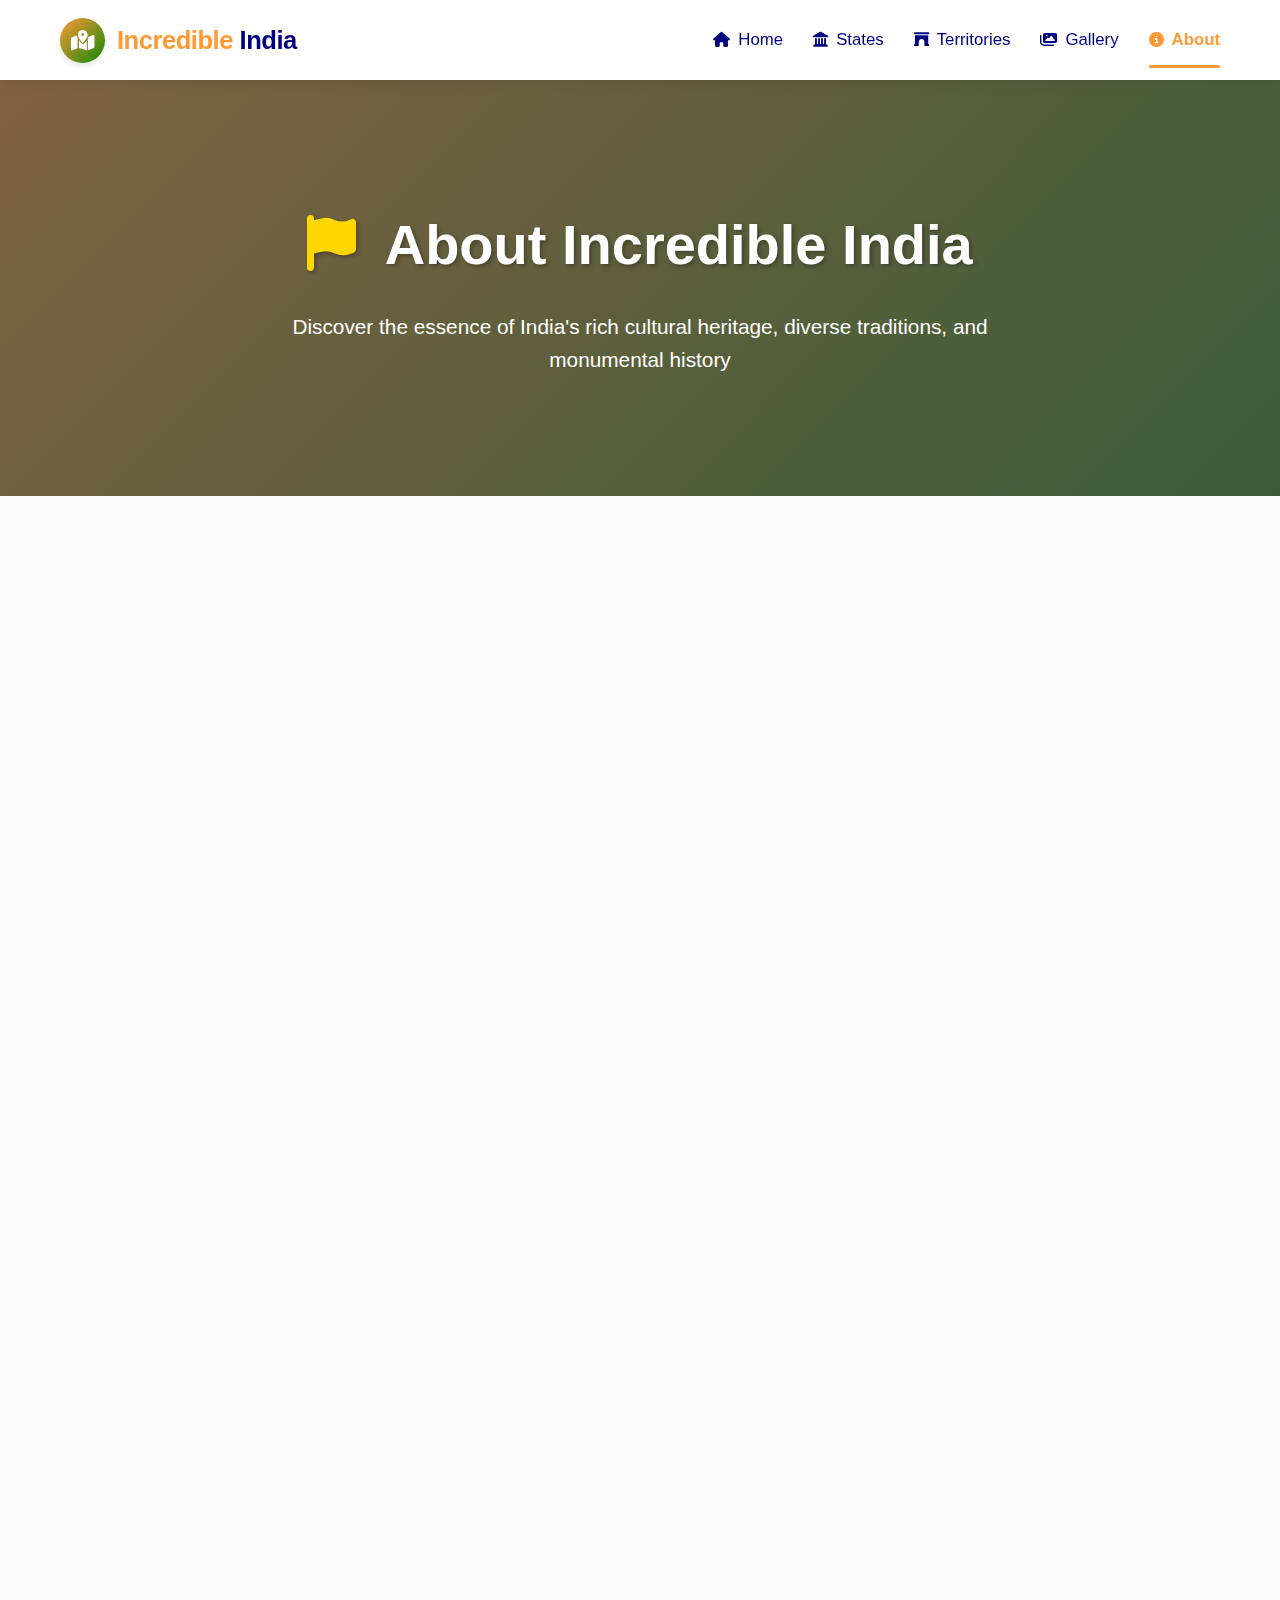
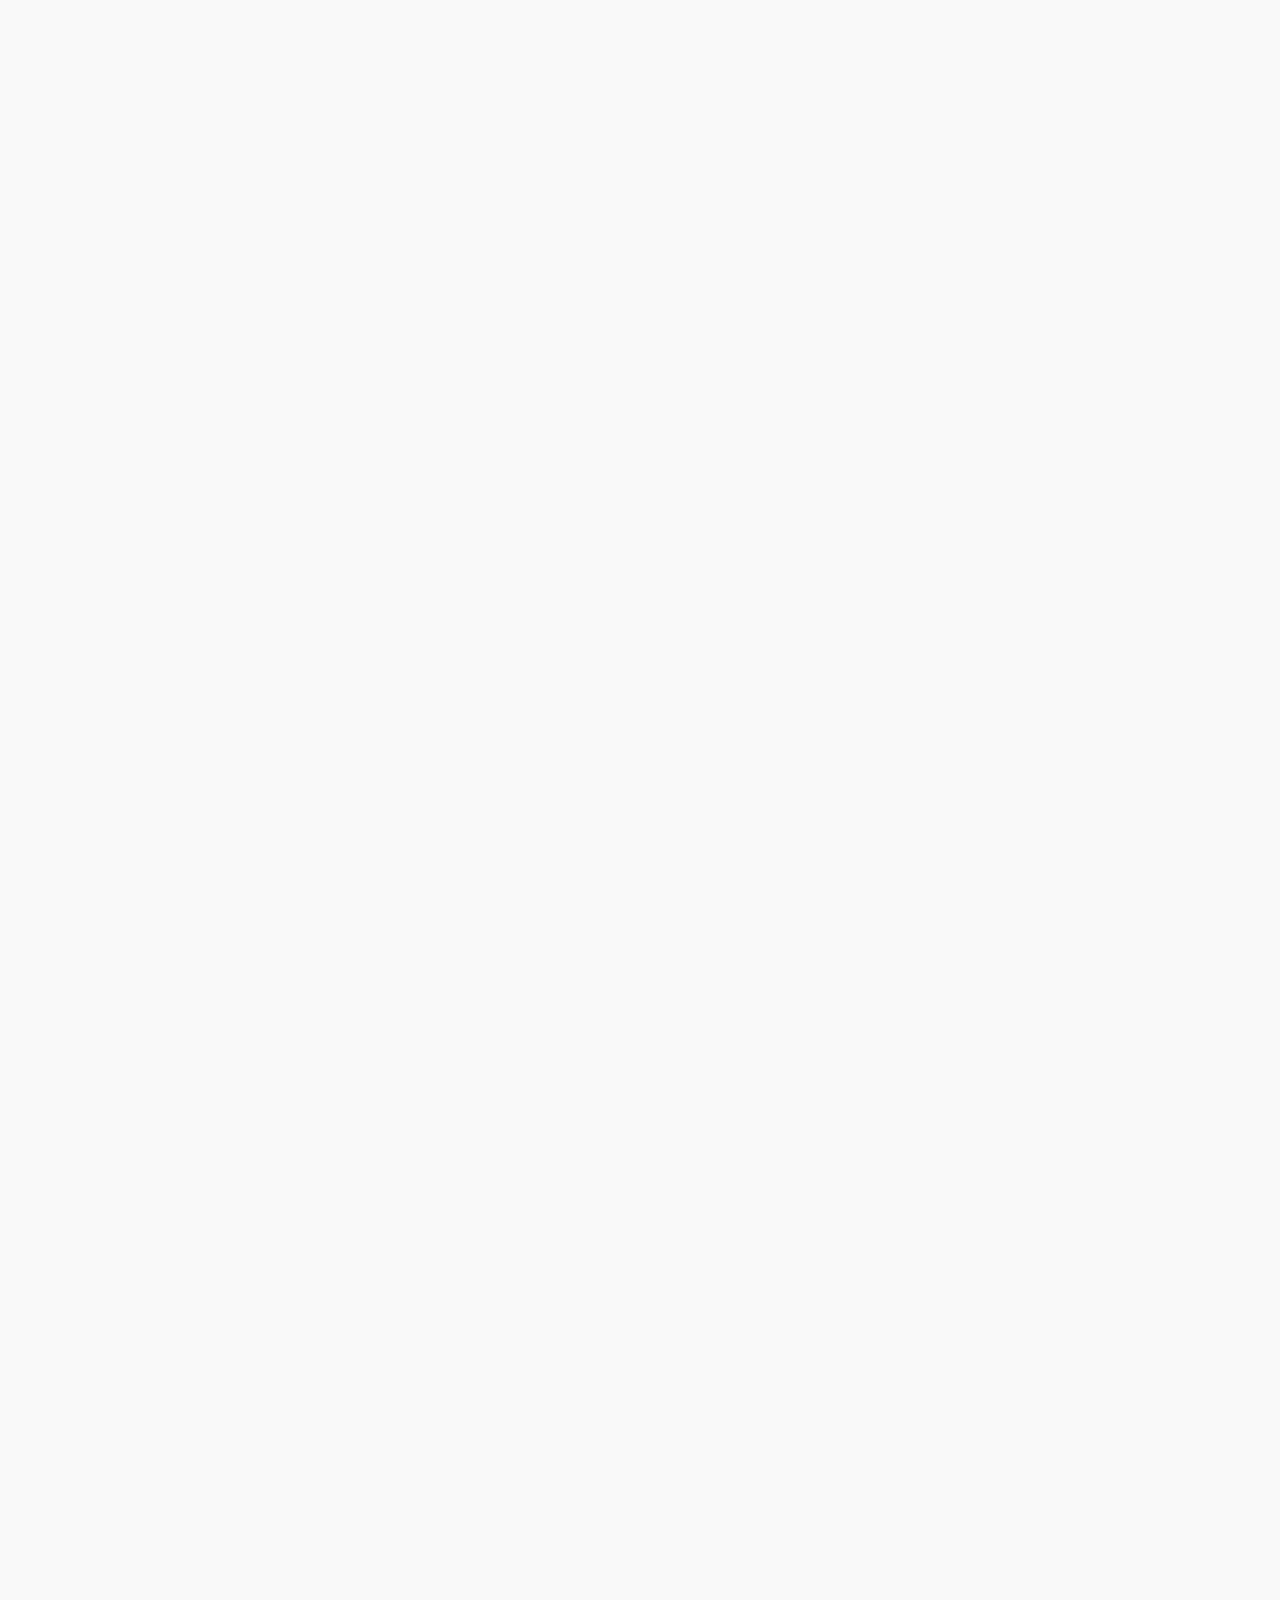
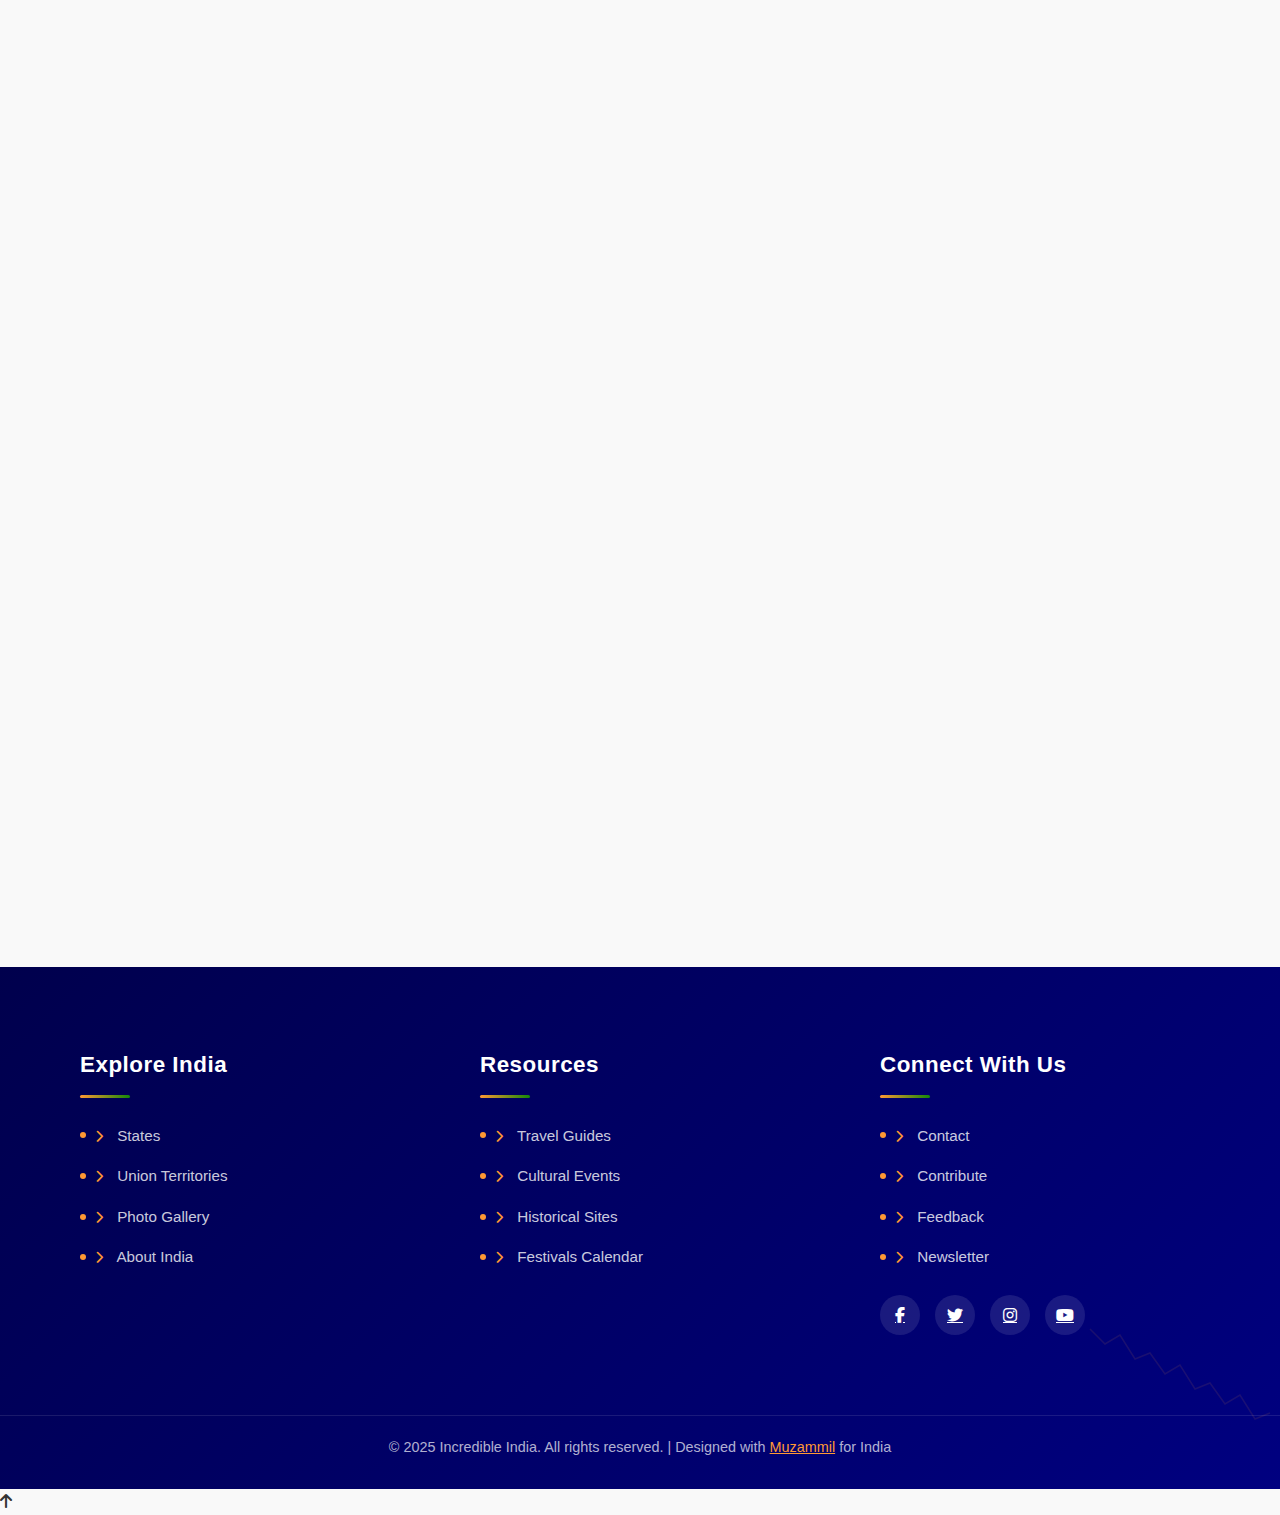
<file: about.html>
<!DOCTYPE html>
<html lang="en">

<head>
    <meta charset="UTF-8">
    <meta name="viewport" content="width=device-width, initial-scale=1.0">
    <title>About India | Incredible India</title>
    <link rel="stylesheet" href="https://cdnjs.cloudflare.com/ajax/libs/font-awesome/6.4.0/css/all.min.css">
    <link rel="stylesheet" href="https://cdnjs.cloudflare.com/ajax/libs/animate.css/4.1.1/animate.min.css">
    <link rel="stylesheet" href="about.css">
</head>

<body>
    <!-- Navigation Bar -->
    <nav class="navbar">
        <div class="nav-container">
            <a href="index.html" class="logo">
                <div class="logo-icon">
                    <i class="fas fa-map-marked-alt"></i>
                </div>
                <span class="logo-text"><span>Incredible</span> India</span>
            </a>

            <button class="mobile-menu-btn" id="mobileMenuBtn">
                <i class="fas fa-bars"></i>
            </button>

            <ul class="nav-links" id="navLinks">
                <li><a href="index.html" class="nav-link"><i class="fas fa-home"></i> Home</a></li>
                <li><a href="states.html" class="nav-link"><i class="fas fa-landmark"></i> States</a></li>
                <li><a href="territories.html" class="nav-link"><i class="fas fa-archway"></i> Territories</a></li>
                <li><a href="gallery.html" class="nav-link"><i class="fas fa-images"></i> Gallery</a></li>
                <li class="active"><a href="about.html" class="nav-link"><i class="fas fa-info-circle"></i> About</a></li>
            </ul>
        </div>
    </nav>

    <!-- About Header -->
    <div class="about-header">
        <h1><i class="fas fa-flag"></i> About Incredible India</h1>
        <p>Discover the essence of India's rich cultural heritage, diverse traditions, and monumental history</p>
    </div>

    <div class="about-container">
        <!-- India Introduction -->
        <div class="about-section">
            <h2 class="section-title">The Soul of India</h2>
            <div class="flag-banner"></div>
            <p>India, the world's largest democracy and second most populous country, is a land of ancient civilizations, diverse cultures, and breathtaking landscapes. From the snow-capped Himalayas to the tropical beaches of the south, from the Thar desert to the lush green forests of the northeast, India offers unparalleled variety.</p>

            <div class="stats-container">
                <div class="stat-item">
                    <div class="stat-number" id="landArea">3.28M</div>
                    <div class="stat-label">Square Kilometers</div>
                </div>
                <div class="stat-item">
                    <div class="stat-number" id="population">1.4B</div>
                    <div class="stat-label">People</div>
                </div>
                <div class="stat-item">
                    <div class="stat-number" id="languages">22</div>
                    <div class="stat-label">Official Languages</div>
                </div>
                <div class="stat-item">
                    <div class="stat-number" id="states">28</div>
                    <div class="stat-label">States</div>
                </div>
            </div>

            <div class="card-grid">
                <div class="fact-card">
                    <i class="fas fa-globe-asia"></i>
                    <h3>Geography</h3>
                    <p>7th largest country by area, spanning 3.28 million sq km with 15,200 km of coastline and varied terrain from mountains to plains</p>
                </div>
                <div class="fact-card">
                    <i class="fas fa-users"></i>
                    <h3>Population</h3>
                    <p>Over 1.4 billion people with 22 officially recognized languages and thousands of dialects</p>
                </div>
                <div class="fact-card">
                    <i class="fas fa-landmark"></i>
                    <h3>Administration</h3>
                    <p>28 states and 8 union territories with a federal parliamentary democratic system</p>
                </div>
            </div>
        </div>

        <!-- Historical Timeline -->
        <div class="about-section">
            <h2 class="section-title">Historical Journey</h2>
            <div class="flag-banner"></div>
            <p>India's history is a rich tapestry of empires, cultures, and innovations that have shaped the world. From ancient civilizations to modern democracy, explore the milestones that define this incredible nation.</p>

            <div class="timeline">
                <div class="timeline-item">
                    <div class="timeline-content">
                        <div class="timeline-year">2500 BCE</div>
                        <p>Indus Valley Civilization flourishes with advanced urban planning</p>
                    </div>
                </div>
                <div class="timeline-item">
                    <div class="timeline-content">
                        <div class="timeline-year">1500 BCE</div>
                        <p>Vedic period begins, laying foundation for Hinduism</p>
                    </div>
                </div>
                <div class="timeline-item">
                    <div class="timeline-content">
                        <div class="timeline-year">320 CE</div>
                        <p>Gupta Empire establishes Golden Age of Indian culture and science</p>
                    </div>
                </div>
                <div class="timeline-item">
                    <div class="timeline-content">
                        <div class="timeline-year">1858</div>
                        <p>British Crown rule begins after the Indian Rebellion of 1857</p>
                    </div>
                </div>
                <div class="timeline-item">
                    <div class="timeline-content">
                        <div class="timeline-year">1947</div>
                        <p>India gains independence from British rule on August 15</p>
                    </div>
                </div>
                <div class="timeline-item">
                    <div class="timeline-content">
                        <div class="timeline-year">2023</div>
                        <p>India becomes world's most populous country with 1.4 billion people</p>
                    </div>
                </div>
            </div>
        </div>

        <!-- Cultural Diversity -->
        <div class="about-section">
            <h2 class="section-title">Cultural Mosaic</h2>
            <div class="flag-banner"></div>
            <p>India's cultural diversity is unparalleled, with each region offering unique traditions that have evolved over millennia. This vibrant tapestry is woven from countless threads of language, cuisine, art, and spirituality.</p>

            <div class="card-grid">
                <div class="fact-card">
                    <i class="fas fa-utensils"></i>
                    <h3>Cuisine</h3>
                    <p>From spicy Chettinad to sweet Bengali, over 30 regional cuisines with thousands of unique dishes</p>
                </div>
                <div class="fact-card">
                    <i class="fas fa-music"></i>
                    <h3>Arts</h3>
                    <p>8 classical dance forms and 2 major musical traditions with countless folk variations</p>
                </div>
                <div class="fact-card">
                    <i class="fas fa-hands-praying"></i>
                    <h3>Religions</h3>
                    <p>Birthplace of Hinduism, Buddhism, Jainism, and Sikhism - home to all major world religions</p>
                </div>
            </div>

            <div class="gallery-preview">
                <div class="gallery-item">
                    <img src="img/Tourists/diwali_celebration.webp" alt="Indian Festival">
                    <div class="gallery-caption">Diwali Celebrations</div>
                </div>
                <div class="gallery-item">
                    <img src="img/Tourists/diversity.jpg" alt="Indian Food">
                    <div class="gallery-caption">Diverse Cuisine</div>
                </div>
                <div class="gallery-item">
                    <img src="img/Tourists/dance.jpg" alt="Indian Dance">
                    <div class="gallery-caption">Classical Dance</div>
                </div>
                <div class="gallery-item">
                    <img src="img/Tourists/architectural-marvels.jpeg" alt="Taj Mahal">
                    <div class="gallery-caption">Architectural Marvels</div>
                </div>
            </div>
        </div>

        <!-- Website Info -->
        <div class="about-section">
            <h2 class="section-title">About This Project</h2>
            <div class="flag-banner"></div>
            <p>This website is dedicated to showcasing India's incredible diversity through its states and union territories. Our mission is to:</p>
            <ul style="margin: 20px 0 30px; line-height: 1.8; list-style-type: none;">
                <li><i class="fas fa-check-circle" style="color: var(--green); margin-right: 10px;"></i> Provide accurate information about each region</li>
                <li><i class="fas fa-check-circle" style="color: var(--green); margin-right: 10px;"></i> Highlight cultural and geographical uniqueness</li>
                <li><i class="fas fa-check-circle" style="color: var(--green); margin-right: 10px;"></i> Promote tourism and cultural exchange</li>
                <li><i class="fas fa-check-circle" style="color: var(--green); margin-right: 10px;"></i> Preserve and share India's rich heritage</li>
            </ul>
            <p>The project is continuously updated with new information and features to provide the most comprehensive guide to India's diversity.</p>
        </div>
    </div>

    <!-- Footer -->
    <footer class="footer">
        <div class="footer-content">
            <div class="footer-column">
                <h3>Explore India</h3>
                <ul class="footer-links">
                    <li><a href="states.html"><i class="fas fa-chevron-right"></i> States</a></li>
                    <li><a href="territories.html"><i class="fas fa-chevron-right"></i> Union Territories</a></li>
                    <li><a href="gallery.html"><i class="fas fa-chevron-right"></i> Photo Gallery</a></li>
                    <li><a href="about.html"><i class="fas fa-chevron-right"></i> About India</a></li>
                </ul>
            </div>
            <div class="footer-column">
                <h3>Resources</h3>
                <ul class="footer-links">
                    <li><a href="#"><i class="fas fa-chevron-right"></i> Travel Guides</a></li>
                    <li><a href="#"><i class="fas fa-chevron-right"></i> Cultural Events</a></li>
                    <li><a href="#"><i class="fas fa-chevron-right"></i> Historical Sites</a></li>
                    <li><a href="#"><i class="fas fa-chevron-right"></i> Festivals Calendar</a></li>
                </ul>
            </div>
            <div class="footer-column">
                <h3>Connect With Us</h3>
                <ul class="footer-links">
                    <li><a href="#"><i class="fas fa-chevron-right"></i> Contact</a></li>
                    <li><a href="#"><i class="fas fa-chevron-right"></i> Contribute</a></li>
                    <li><a href="#"><i class="fas fa-chevron-right"></i> Feedback</a></li>
                    <li><a href="#"><i class="fas fa-chevron-right"></i> Newsletter</a></li>
                </ul>
                 <div class="social-links">
                    <a href="https://www.facebook.com/profile.php?id=100029604620888"><i class="fab fa-facebook-f"></i></a>
                    <a href="https://x.com/Muzammil16383"><i class="fab fa-twitter"></i></a>
                    <a href="https://www.instagram.com/muju_6383/"><i class="fab fa-instagram"></i></a>
                    <a href="#"><i class="fab fa-youtube"></i></a>
                </div>
            </div>
        </div>
        <div class="footer-bottom">
            <p>&copy; 2025 Incredible India. All rights reserved. | Designed with <a href="https://muzutech.in/">Muzammil</a> for India</p>
        </div>
    </footer>

    <!-- Back to Top Button -->
    <div class="back-to-top" id="backToTop">
        <i class="fas fa-arrow-up"></i>
    </div>

    <script src="script.js"></script>
</body>

</html>
</file>
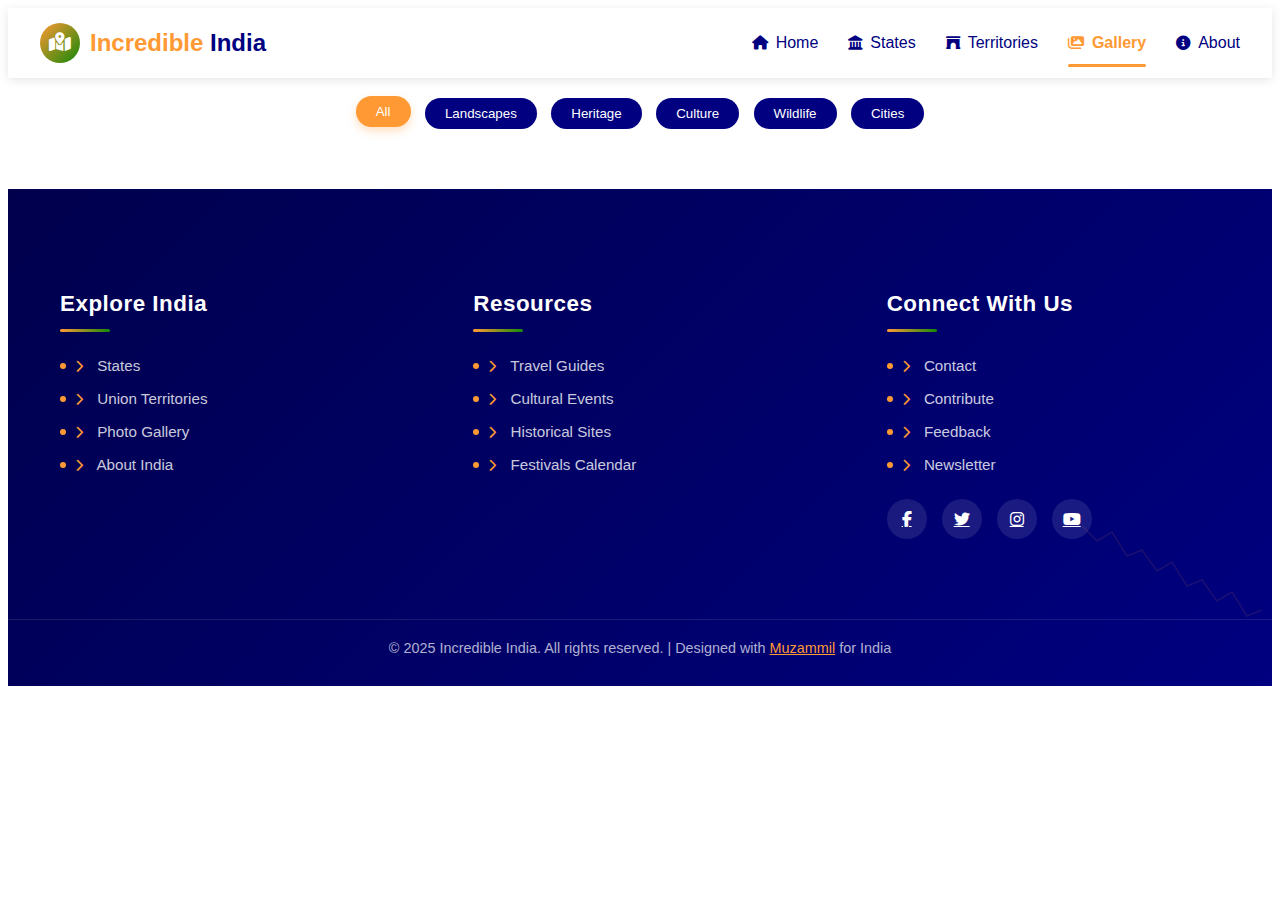
<file: gallery.html>
<!DOCTYPE html>
<html lang="en">

<head>
  <meta charset="UTF-8">
  <meta name="viewport" content="width=device-width, initial-scale=1.0">
  <title>Gallery | Incredible India</title>
  <link rel="stylesheet" href="https://cdnjs.cloudflare.com/ajax/libs/font-awesome/6.4.0/css/all.min.css">
  <link rel="stylesheet" href="gallery.css">
</head>

<body>
  <!-- Navigation Bar -->
  <nav class="navbar">
    <div class="nav-container">
      <a href="index.html" class="logo">
        <div class="logo-icon">
          <i class="fas fa-map-marked-alt"></i>
        </div>
        <span class="logo-text"><span>Incredible</span> India</span>
      </a>

      <button class="mobile-menu-btn" id="mobileMenuBtn">
        <i class="fas fa-bars"></i>
      </button>

      <ul class="nav-links" id="navLinks">
        <li><a href="index.html" class="nav-link"><i class="fas fa-home"></i> Home</a></li>
        <li><a href="states.html" class="nav-link"><i class="fas fa-landmark"></i> States</a></li>
        <li><a href="territories.html" class="nav-link"><i class="fas fa-archway"></i> Territories</a></li>
        <li class="active"><a href="gallery.html" class="nav-link"><i class="fas fa-images"></i> Gallery</a></li>
        <li><a href="about.html" class="nav-link"><i class="fas fa-info-circle"></i> About</a></li>
      </ul>
    </div>
  </nav>

  <!-- Filter Buttons -->
  <div class="filter-container">
    <button class="filter-btn active" data-filter="all">All</button>
    <button class="filter-btn" data-filter="landscape">Landscapes</button>
    <button class="filter-btn" data-filter="heritage">Heritage</button>
    <button class="filter-btn" data-filter="culture">Culture</button>
    <button class="filter-btn" data-filter="wildlife">Wildlife</button>
    <button class="filter-btn" data-filter="cities">Cities</button>
  </div>

  <!-- Gallery Grid -->
  <div class="gallery-grid" id="galleryGrid">
    <!-- Items will be loaded by JavaScript -->
  </div>

  <!-- Footer -->
  <footer class="footer">
    <div class="footer-content">
      <div class="footer-column">
        <h3>Explore India</h3>
        <ul class="footer-links">
          <li><a href="states.html"><i class="fas fa-chevron-right"></i> States</a></li>
          <li><a href="territories.html"><i class="fas fa-chevron-right"></i> Union Territories</a></li>
          <li><a href="gallery.html"><i class="fas fa-chevron-right"></i> Photo Gallery</a></li>
          <li><a href="about.html"><i class="fas fa-chevron-right"></i> About India</a></li>
        </ul>
      </div>
      <div class="footer-column">
        <h3>Resources</h3>
        <ul class="footer-links">
          <li><a href="#"><i class="fas fa-chevron-right"></i> Travel Guides</a></li>
          <li><a href="#"><i class="fas fa-chevron-right"></i> Cultural Events</a></li>
          <li><a href="#"><i class="fas fa-chevron-right"></i> Historical Sites</a></li>
          <li><a href="#"><i class="fas fa-chevron-right"></i> Festivals Calendar</a></li>
        </ul>
      </div>
      <div class="footer-column">
        <h3>Connect With Us</h3>
        <ul class="footer-links">
          <li><a href="#"><i class="fas fa-chevron-right"></i> Contact</a></li>
          <li><a href="#"><i class="fas fa-chevron-right"></i> Contribute</a></li>
          <li><a href="#"><i class="fas fa-chevron-right"></i> Feedback</a></li>
          <li><a href="#"><i class="fas fa-chevron-right"></i> Newsletter</a></li>
        </ul>
        <div class="social-links">
          <a href="#"><i class="fab fa-facebook-f"></i></a>
          <a href="#"><i class="fab fa-twitter"></i></a>
          <a href="#"><i class="fab fa-instagram"></i></a>
          <a href="#"><i class="fab fa-youtube"></i></a>
        </div>
      </div>
    </div>
    <div class="footer-bottom">
      <p>&copy; 2025 Incredible India. All rights reserved. | Designed with <a href="https://muzutech.in/">Muzammil</a> for India</p>
    </div>
  </footer>

  <script src="script.js"></script>
</body>

</html>
</file>
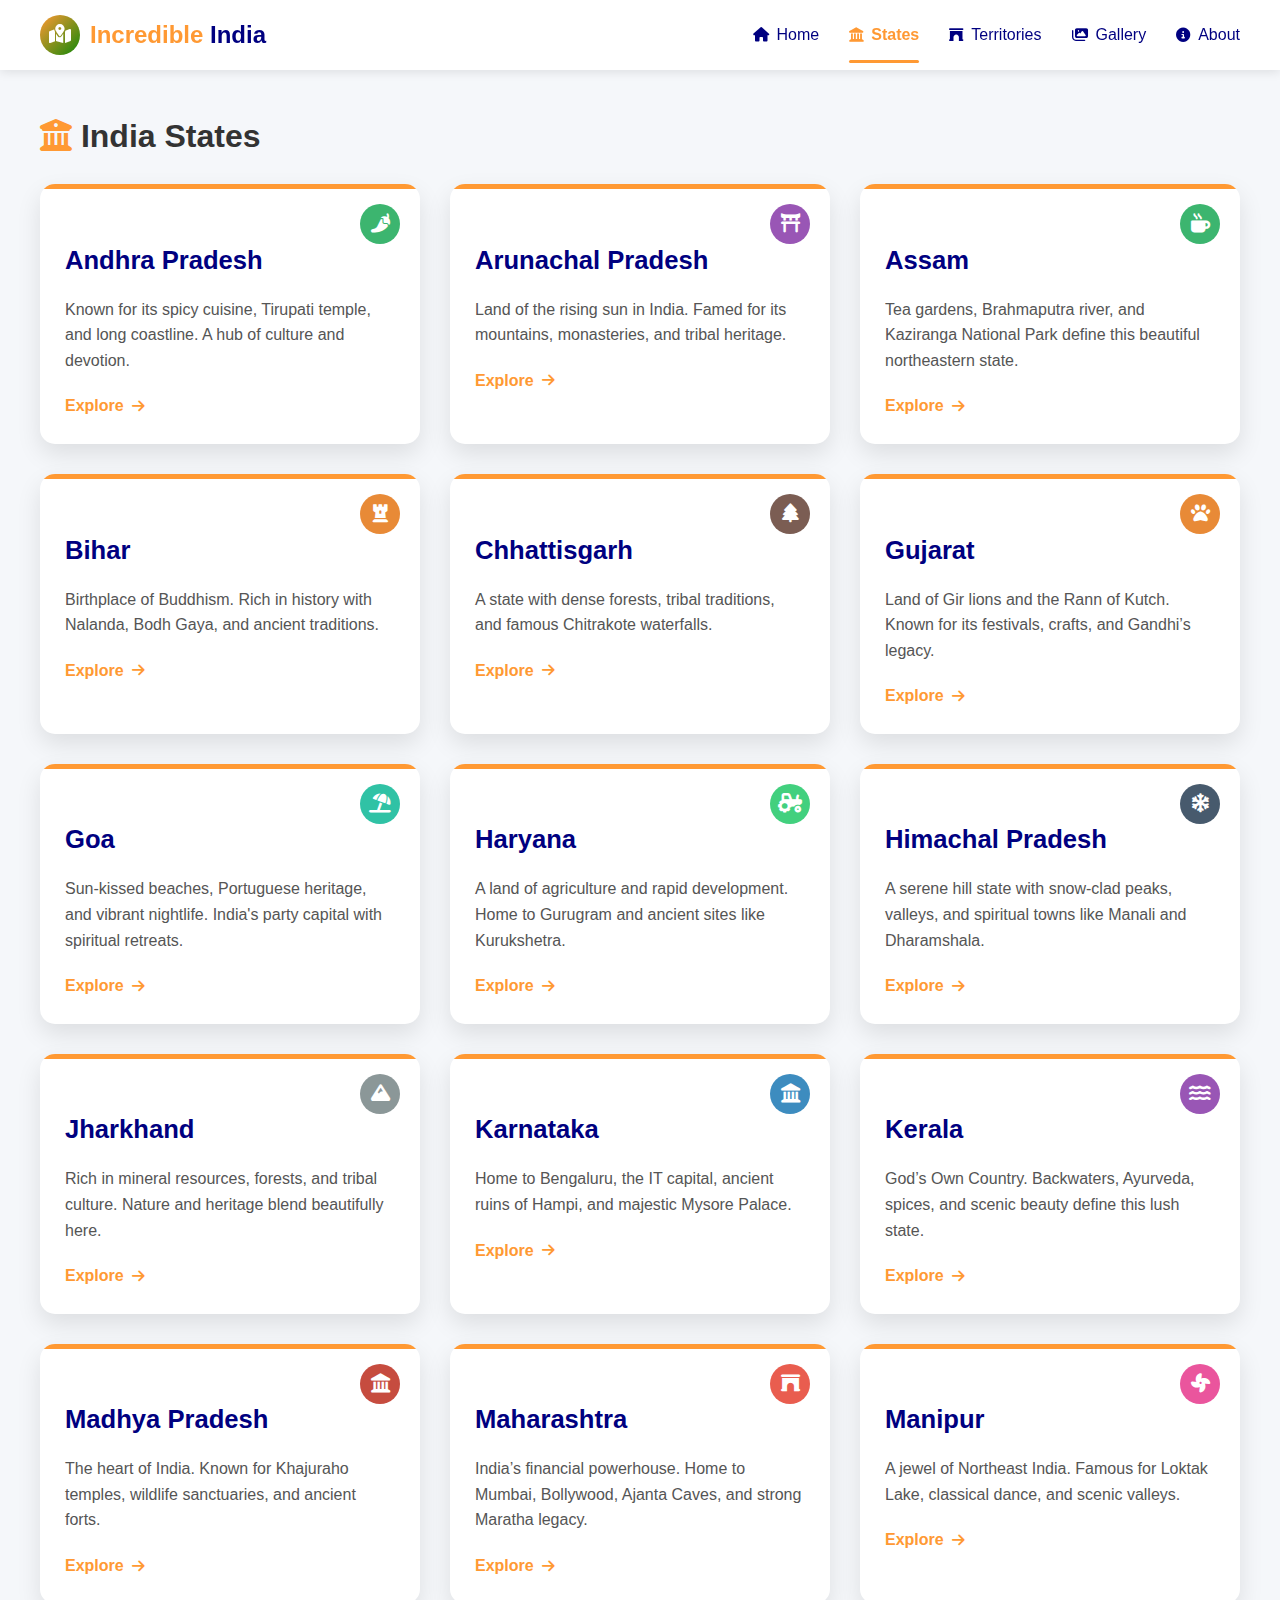
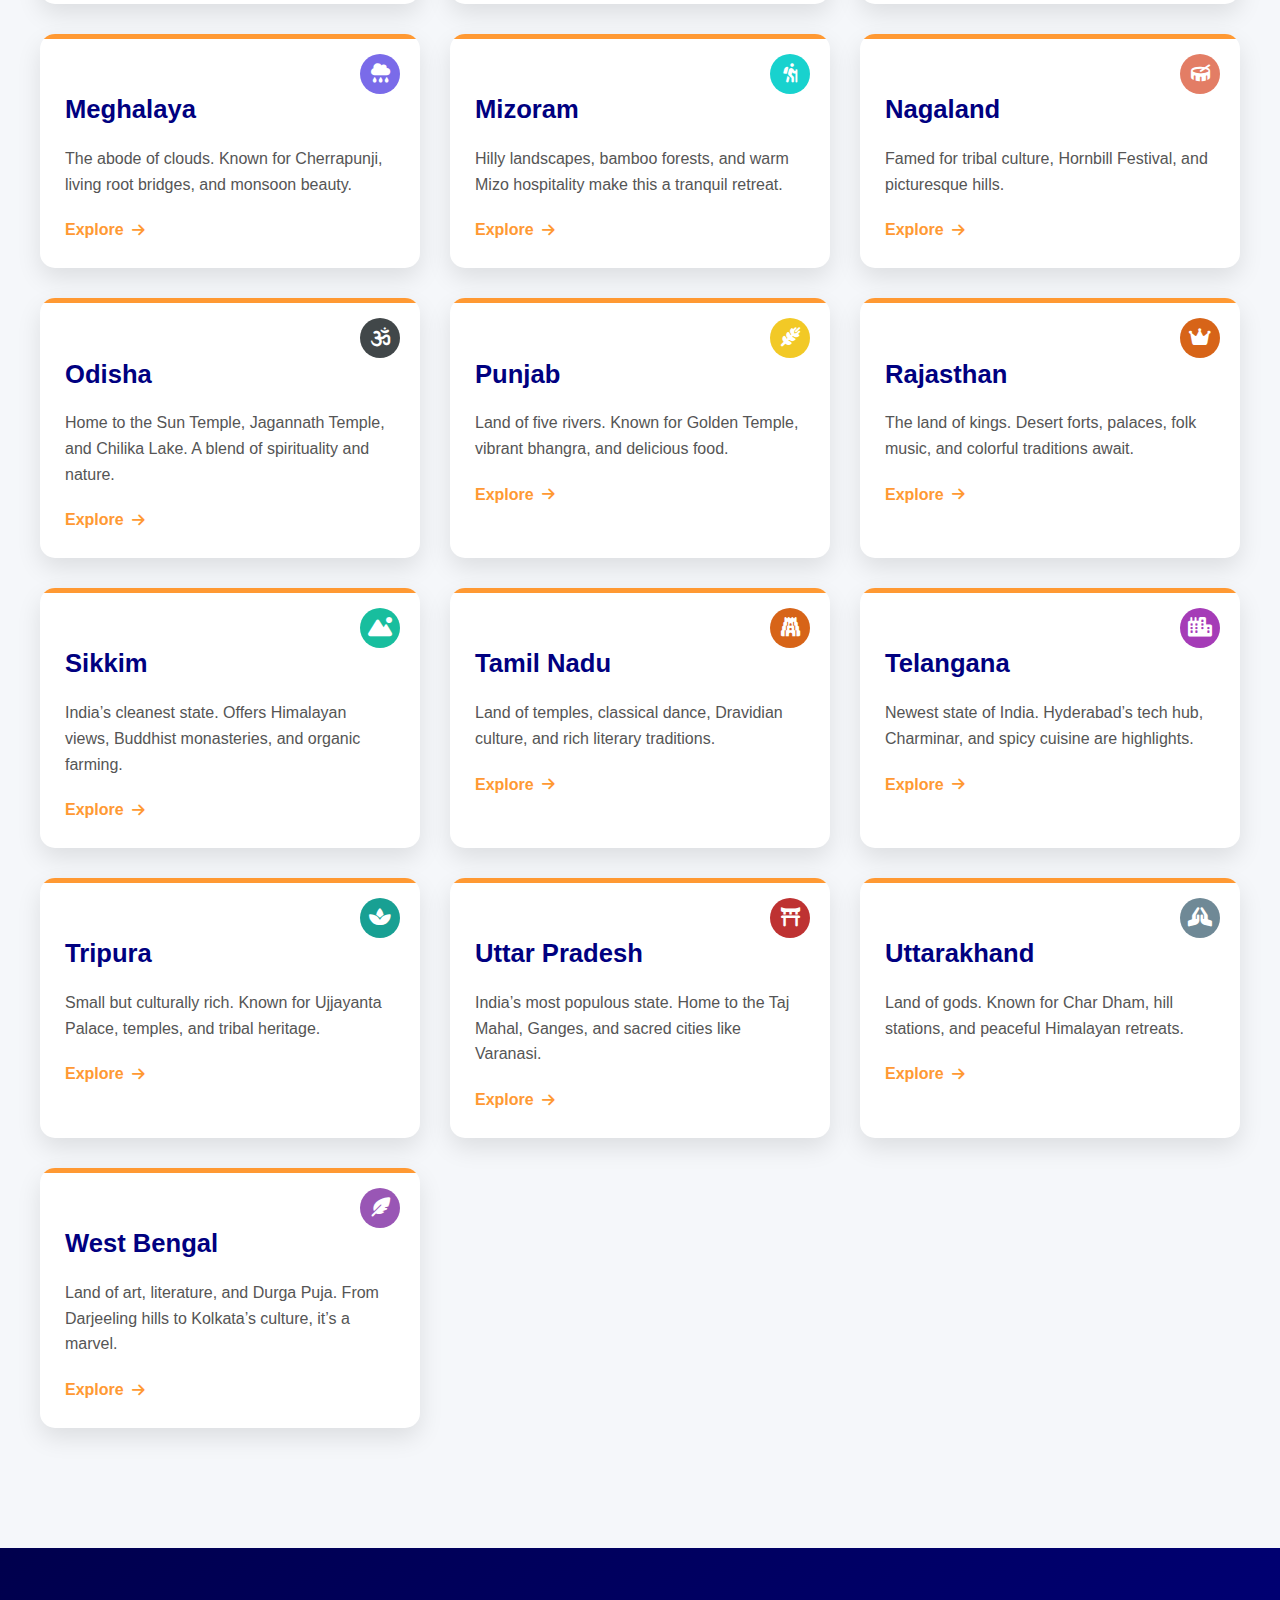
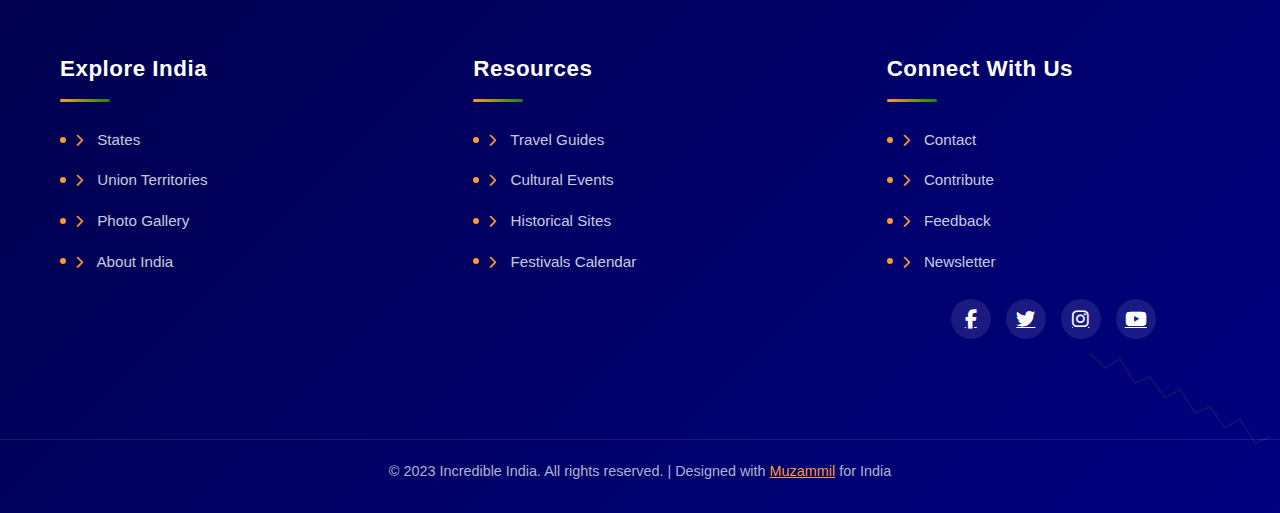
<file: states.html>
<!DOCTYPE html>
<html lang="en">

<head>
    <meta charset="UTF-8">
    <meta name="viewport" content="width=device-width, initial-scale=1.0">
    <title>Indian States | Incredible India</title>
    <link rel="stylesheet" href="https://cdnjs.cloudflare.com/ajax/libs/font-awesome/6.4.0/css/all.min.css">
    <link rel="stylesheet" href="states.css">
</head>

<body>
    <!-- Navigation Bar -->
    <nav class="navbar">
        <div class="nav-container">
            <a href="index.html" class="logo">
                <div class="logo-icon">
                    <i class="fas fa-map-marked-alt"></i>
                </div>
                <span class="logo-text"><span>Incredible</span> India</span>
            </a>

            <button class="mobile-menu-btn" id="mobileMenuBtn">
                <i class="fas fa-bars"></i>
            </button>

            <ul class="nav-links" id="navLinks">
                <li><a href="index.html" class="nav-link"><i class="fas fa-home"></i> Home</a></li>
                <li class="active"><a href="states.html" class="nav-link"><i class="fas fa-landmark"></i> States</a>
                </li>
                <li><a href="territories.html" class="nav-link"><i class="fas fa-archway"></i> Territories</a></li>
                <li><a href="gallery.html" class="nav-link"><i class="fas fa-images"></i> Gallery</a></li>
                <li><a href="about.html" class="nav-link"><i class="fas fa-info-circle"></i> About</a></li>
            </ul>
        </div>
    </nav>

    <div class="container">
        <h1 class="states-heading">
            <i class="fa-solid fa-building-columns" style="color: var(--saffron);"></i> India States
        </h1>

        <div class="grid-container">

            <!-- Andhra Pradesh -->
            <div class="card AP">
                <div class="card-header"></div>
                <div class="icon"><i class="fas fa-pepper-hot"></i></div>
                <div class="card-content">
                    <h3><a href="state-details.html?state=andhra-pradesh">Andhra Pradesh</a></h3>
                    <p>Known for its spicy cuisine, Tirupati temple, and long coastline. A hub of culture and devotion.
                    </p>
                    <a href="state-details.html?state=andhra-pradesh" class="see-more">Explore <i
                            class="fas fa-arrow-right"></i></a>
                </div>
            </div>

            <!-- Arunachal Pradesh -->
            <div class="card AR">
                <div class="card-header"></div>
                <div class="icon"><i class="fa-solid fa-torii-gate"></i></div>
                <div class="card-content">
                    <h3><a href="state-details.html?state=arunachal-pradesh">Arunachal Pradesh</a></h3>
                    <p>Land of the rising sun in India. Famed for its mountains, monasteries, and tribal heritage.</p>
                    <a href="state-details.html?state=arunachal-pradesh" class="see-more">Explore <i
                            class="fas fa-arrow-right"></i></a>
                </div>
            </div>

            <!-- Assam -->
            <div class="card AS">
                <div class="card-header"></div>
                <div class="icon"><i class="fa-solid fa-mug-hot"></i></div>
                <div class="card-content">
                    <h3><a href="state-details.html?state=assam">Assam</a></h3>
                    <p>Tea gardens, Brahmaputra river, and Kaziranga National Park define this beautiful northeastern
                        state.</p>
                    <a href="state-details.html?state=assam" class="see-more">Explore <i
                            class="fas fa-arrow-right"></i></a>
                </div>
            </div>

            <!-- Bihar -->
            <div class="card BR">
                <div class="card-header"></div>
                <div class="icon"><i class="fas fa-chess-rook"></i></div>
                <div class="card-content">
                    <h3><a href="state-details.html?state=bihar">Bihar</a></h3>
                    <p>Birthplace of Buddhism. Rich in history with Nalanda, Bodh Gaya, and ancient traditions.</p>
                    <a href="state-details.html?state=bihar" class="see-more">Explore <i
                            class="fas fa-arrow-right"></i></a>
                </div>
            </div>

            <!-- Chhattisgarh -->
            <div class="card CG">
                <div class="card-header"></div>
                <div class="icon"><i class="fas fa-tree"></i></div>
                <div class="card-content">
                    <h3><a href="state-details.html?state=chhattisgarh">Chhattisgarh</a></h3>
                    <p>A state with dense forests, tribal traditions, and famous Chitrakote waterfalls.</p>
                    <a href="state-details.html?state=chhattisgarh" class="see-more">Explore <i
                            class="fas fa-arrow-right"></i></a>
                </div>
            </div>

            <!-- Gujarat -->
            <div class="card GJ">
                <div class="card-header"></div>
                <div class="icon"><i class="fas fa-paw"></i></div>
                <div class="card-content">
                    <h3><a href="state-details.html?state=gujarat">Gujarat</a></h3>
                    <p>Land of Gir lions and the Rann of Kutch. Known for its festivals, crafts, and Gandhi’s legacy.
                    </p>
                    <a href="state-details.html?state=gujarat" class="see-more">Explore <i
                            class="fas fa-arrow-right"></i></a>
                </div>
            </div>

            <!-- Goa -->
            <div class="card GA">
                <div class="card-header"></div>
                <div class="icon"><i class="fas fa-umbrella-beach"></i></div>
                <div class="card-content">
                    <h3><a href="state-details.html?state=goa">Goa</a></h3>
                    <p>Sun-kissed beaches, Portuguese heritage, and vibrant nightlife. India's party capital with
                        spiritual retreats.</p>
                    <a href="state-details.html?state=goa" class="see-more">Explore <i
                            class="fas fa-arrow-right"></i></a>
                </div>
            </div>

            <!-- Haryana -->
            <div class="card HR">
                <div class="card-header"></div>
                <div class="icon"><i class="fas fa-tractor"></i></div>
                <div class="card-content">
                    <h3><a href="state-details.html?state=haryana">Haryana</a></h3>
                    <p>A land of agriculture and rapid development. Home to Gurugram and ancient sites like Kurukshetra.
                    </p>
                    <a href="state-details.html?state=haryana" class="see-more">Explore <i
                            class="fas fa-arrow-right"></i></a>
                </div>
            </div>

            <!-- Himachal Pradesh -->
            <div class="card HP">
                <div class="card-header"></div>
                <div class="icon"><i class="fas fa-snowflake"></i></div>
                <div class="card-content">
                    <h3><a href="state-details.html?state=himachal-pradesh">Himachal Pradesh</a></h3>
                    <p>A serene hill state with snow-clad peaks, valleys, and spiritual towns like Manali and
                        Dharamshala.</p>
                    <a href="state-details.html?state=himachal-pradesh" class="see-more">Explore <i
                            class="fas fa-arrow-right"></i></a>
                </div>
            </div>

            <!-- Jharkhand -->
            <div class="card JH">
                <div class="card-header"></div>
                <div class="icon"><i class="fas fa-mountain"></i></div>
                <div class="card-content">
                    <h3><a href="state-details.html?state=jharkhand">Jharkhand</a></h3>
                    <p>Rich in mineral resources, forests, and tribal culture. Nature and heritage blend beautifully
                        here.</p>
                    <a href="state-details.html?state=jharkhand" class="see-more">Explore <i
                            class="fas fa-arrow-right"></i></a>
                </div>
            </div>

            <!-- Karnataka -->
            <div class="card KA">
                <div class="card-header"></div>
                <div class="icon"><i class="fa-solid fa-landmark"></i></div>
                <div class="card-content">
                    <h3><a href="state-details.html?state=karnataka">Karnataka</a></h3>
                    <p>Home to Bengaluru, the IT capital, ancient ruins of Hampi, and majestic Mysore Palace.</p>
                    <a href="state-details.html?state=karnataka" class="see-more">Explore <i
                            class="fas fa-arrow-right"></i></a>
                </div>
            </div>

            <!-- Kerala -->
            <div class="card KL">
                <div class="card-header"></div>
                <div class="icon"><i class="fas fa-water"></i></div>
                <div class="card-content">
                    <h3><a href="state-details.html?state=kerala">Kerala</a></h3>
                    <p>God’s Own Country. Backwaters, Ayurveda, spices, and scenic beauty define this lush state.</p>
                    <a href="state-details.html?state=kerala" class="see-more">Explore <i
                            class="fas fa-arrow-right"></i></a>
                </div>
            </div>

            <!-- Madhya Pradesh -->
            <div class="card MP">
                <div class="card-header"></div>
                <div class="icon"><i class="fas fa-landmark"></i></div>
                <div class="card-content">
                    <h3><a href="state-details.html?state=madhya-pradesh">Madhya Pradesh</a></h3>
                    <p>The heart of India. Known for Khajuraho temples, wildlife sanctuaries, and ancient forts.</p>
                    <a href="state-details.html?state=madhya-pradesh" class="see-more">Explore <i
                            class="fas fa-arrow-right"></i></a>
                </div>
            </div>

            <!-- Maharashtra -->
            <div class="card MH">
                <div class="card-header"></div>
                <div class="icon"> <i class="fas fa-archway"></i></div>
                <div class="card-content">
                    <h3><a href="state-details.html?state=maharashtra">Maharashtra</a></h3>
                    <p>India’s financial powerhouse. Home to Mumbai, Bollywood, Ajanta Caves, and strong Maratha legacy.
                    </p>
                    <a href="state-details.html?state=maharashtra" class="see-more">Explore <i
                            class="fas fa-arrow-right"></i></a>
                </div>
            </div>

            <!-- Manipur -->
            <div class="card MN">
                <div class="card-header"></div>
                <div class="icon"><i class="fas fa-fan"></i></div>
                <div class="card-content">
                    <h3><a href="state-details.html?state=manipur">Manipur</a></h3>
                    <p>A jewel of Northeast India. Famous for Loktak Lake, classical dance, and scenic valleys.</p>
                    <a href="state-details.html?state=manipur" class="see-more">Explore <i
                            class="fas fa-arrow-right"></i></a>
                </div>
            </div>

            <!-- Meghalaya -->
            <div class="card ML">
                <div class="card-header"></div>
                <div class="icon"><i class="fas fa-cloud-rain"></i></div>
                <div class="card-content">
                    <h3><a href="state-details.html?state=meghalaya">Meghalaya</a></h3>
                    <p>The abode of clouds. Known for Cherrapunji, living root bridges, and monsoon beauty.</p>
                    <a href="state-details.html?state=meghalaya" class="see-more">Explore <i
                            class="fas fa-arrow-right"></i></a>
                </div>
            </div>

            <!-- Mizoram -->
            <div class="card MZ">
                <div class="card-header"></div>
                <div class="icon"><i class="fas fa-hiking"></i></div>
                <div class="card-content">
                    <h3><a href="state-details.html?state=mizoram">Mizoram</a></h3>
                    <p>Hilly landscapes, bamboo forests, and warm Mizo hospitality make this a tranquil retreat.</p>
                    <a href="state-details.html?state=mizoram" class="see-more">Explore <i
                            class="fas fa-arrow-right"></i></a>
                </div>
            </div>

            <!-- Nagaland -->
            <div class="card NL">
                <div class="card-header"></div>
                <div class="icon"><i class="fas fa-drum"></i></div>
                <div class="card-content">
                    <h3><a href="state-details.html?state=nagaland">Nagaland</a></h3>
                    <p>Famed for tribal culture, Hornbill Festival, and picturesque hills.</p>
                    <a href="state-details.html?state=nagaland" class="see-more">Explore <i
                            class="fas fa-arrow-right"></i></a>
                </div>
            </div>

            <!-- Odisha -->
            <div class="card OD">
                <div class="card-header"></div>
                <div class="icon"><i class="fas fa-om"></i></div>
                <div class="card-content">
                    <h3><a href="state-details.html?state=odisha">Odisha</a></h3>
                    <p>Home to the Sun Temple, Jagannath Temple, and Chilika Lake. A blend of spirituality and nature.
                    </p>
                    <a href="state-details.html?state=odisha" class="see-more">Explore <i
                            class="fas fa-arrow-right"></i></a>
                </div>
            </div>

            <!-- Punjab -->
            <div class="card PB">
                <div class="card-header"></div>
                <div class="icon"><i class="fas fa-wheat-awn"></i></div>
                <div class="card-content">
                    <h3><a href="state-details.html?state=punjab">Punjab</a></h3>
                    <p>Land of five rivers. Known for Golden Temple, vibrant bhangra, and delicious food.</p>
                    <a href="state-details.html?state=punjab" class="see-more">Explore <i
                            class="fas fa-arrow-right"></i></a>
                </div>
            </div>

            <!-- Rajasthan -->
            <div class="card RJ">
                <div class="card-header"></div>
                <div class="icon"><i class="fas fa-crown"></i></div>
                <div class="card-content">
                    <h3><a href="state-details.html?state=rajasthan">Rajasthan</a></h3>
                    <p>The land of kings. Desert forts, palaces, folk music, and colorful traditions await.</p>
                    <a href="state-details.html?state=rajasthan" class="see-more">Explore <i
                            class="fas fa-arrow-right"></i></a>
                </div>
            </div>

            <!-- Sikkim -->
            <div class="card SK">
                <div class="card-header"></div>
                <div class="icon"><i class="fas fa-mountain-sun"></i></div>
                <div class="card-content">
                    <h3><a href="state-details.html?state=sikkim">Sikkim</a></h3>
                    <p>India’s cleanest state. Offers Himalayan views, Buddhist monasteries, and organic farming.</p>
                    <a href="state-details.html?state=sikkim" class="see-more">Explore <i
                            class="fas fa-arrow-right"></i></a>
                </div>
            </div>

            <!-- Tamil Nadu -->
            <div class="card TN">
                <div class="card-header"></div>
                <div class="icon"><i class="fas fa-gopuram"></i></div>
                <div class="card-content">
                    <h3><a href="state-details.html?state=tamil-nadu">Tamil Nadu</a></h3>
                    <p>Land of temples, classical dance, Dravidian culture, and rich literary traditions.</p>
                    <a href="state-details.html?state=tamil-nadu" class="see-more">Explore <i
                            class="fas fa-arrow-right"></i></a>
                </div>
            </div>

            <!-- Telangana -->
            <div class="card TG">
                <div class="card-header"></div>
                <div class="icon"><i class="fas fa-city"></i></div>
                <div class="card-content">
                    <h3><a href="state-details.html?state=telangana">Telangana</a></h3>
                    <p>Newest state of India. Hyderabad’s tech hub, Charminar, and spicy cuisine are highlights.</p>
                    <a href="state-details.html?state=telangana" class="see-more">Explore <i
                            class="fas fa-arrow-right"></i></a>
                </div>
            </div>

            <!-- Tripura -->
            <div class="card TR">
                <div class="card-header"></div>
                <div class="icon"><i class="fas fa-spa"></i></div>
                <div class="card-content">
                    <h3><a href="state-details.html?state=tripura">Tripura</a></h3>
                    <p>Small but culturally rich. Known for Ujjayanta Palace, temples, and tribal heritage.</p>
                    <a href="state-details.html?state=tripura" class="see-more">Explore <i
                            class="fas fa-arrow-right"></i></a>
                </div>
            </div>

            <!-- Uttar Pradesh -->
            <div class="card UP">
                <div class="card-header"></div>
                <div class="icon"><i class="fas fa-torii-gate"></i></div>
                <div class="card-content">
                    <h3><a href="state-details.html?state=uttar-pradesh">Uttar Pradesh</a></h3>
                    <p>India’s most populous state. Home to the Taj Mahal, Ganges, and sacred cities like Varanasi.</p>
                    <a href="state-details.html?state=uttar-pradesh" class="see-more">Explore <i
                            class="fas fa-arrow-right"></i></a>
                </div>
            </div>

            <!-- Uttarakhand -->
            <div class="card UK">
                <div class="card-header"></div>
                <div class="icon"><i class="fas fa-praying-hands"></i></div>
                <div class="card-content">
                    <h3><a href="state-details.html?state=uttarakhand">Uttarakhand</a></h3>
                    <p>Land of gods. Known for Char Dham, hill stations, and peaceful Himalayan retreats.</p>
                    <a href="state-details.html?state=uttarakhand" class="see-more">Explore <i
                            class="fas fa-arrow-right"></i></a>
                </div>
            </div>

            <!-- West Bengal -->
            <div class="card WB">
                <div class="card-header"></div>
                <div class="icon"><i class="fas fa-feather-alt"></i></div>
                <div class="card-content">
                    <h3><a href="state-details.html?state=west-bengal">West Bengal</a></h3>
                    <p>Land of art, literature, and Durga Puja. From Darjeeling hills to Kolkata’s culture, it’s a
                        marvel.</p>
                    <a href="state-details.html?state=west-bengal" class="see-more">Explore <i
                            class="fas fa-arrow-right"></i></a>
                </div>
            </div>
        </div>
    </div>

    <!-- Footer -->
    <footer class="footer">
        <div class="footer-content">
            <div class="footer-column">
                <h3>Explore India</h3>
                <ul class="footer-links">
                    <li><a href="states.html"><i class="fas fa-chevron-right"></i> States</a></li>
                    <li><a href="territories.html"><i class="fas fa-chevron-right"></i> Union Territories</a></li>
                    <li><a href="gallery.html"><i class="fas fa-chevron-right"></i> Photo Gallery</a></li>
                    <li><a href="about.html"><i class="fas fa-chevron-right"></i> About India</a></li>
                </ul>
            </div>
            <div class="footer-column">
                <h3>Resources</h3>
                <ul class="footer-links">
                    <li><a href="#"><i class="fas fa-chevron-right"></i> Travel Guides</a></li>
                    <li><a href="#"><i class="fas fa-chevron-right"></i> Cultural Events</a></li>
                    <li><a href="#"><i class="fas fa-chevron-right"></i> Historical Sites</a></li>
                    <li><a href="#"><i class="fas fa-chevron-right"></i> Festivals Calendar</a></li>
                </ul>
            </div>
            <div class="footer-column">
                <h3>Connect With Us</h3>
                <ul class="footer-links">
                    <li><a href="#"><i class="fas fa-chevron-right"></i> Contact</a></li>
                    <li><a href="#"><i class="fas fa-chevron-right"></i> Contribute</a></li>
                    <li><a href="#"><i class="fas fa-chevron-right"></i> Feedback</a></li>
                    <li><a href="#"><i class="fas fa-chevron-right"></i> Newsletter</a></li>
                </ul>
                <div class="social-links">
                    <a href="https://www.facebook.com/profile.php?id=100029604620888"><i class="fab fa-facebook-f"></i></a>
                    <a href="https://x.com/Muzammil16383"><i class="fab fa-twitter"></i></a>
                    <a href="https://www.instagram.com/muju_6383/"><i class="fab fa-instagram"></i></a>
                    <a href="#"><i class="fab fa-youtube"></i></a>
                </div>
            </div>
        </div>
        <div class="footer-bottom">
            <p>&copy; 2023 Incredible India. All rights reserved. | Designed with <a href="https://muzutech.in/">Muzammil</a> for India</p>
        </div>
    </footer>

    <script src="script.js"></script>
</body>

</html>
</file>
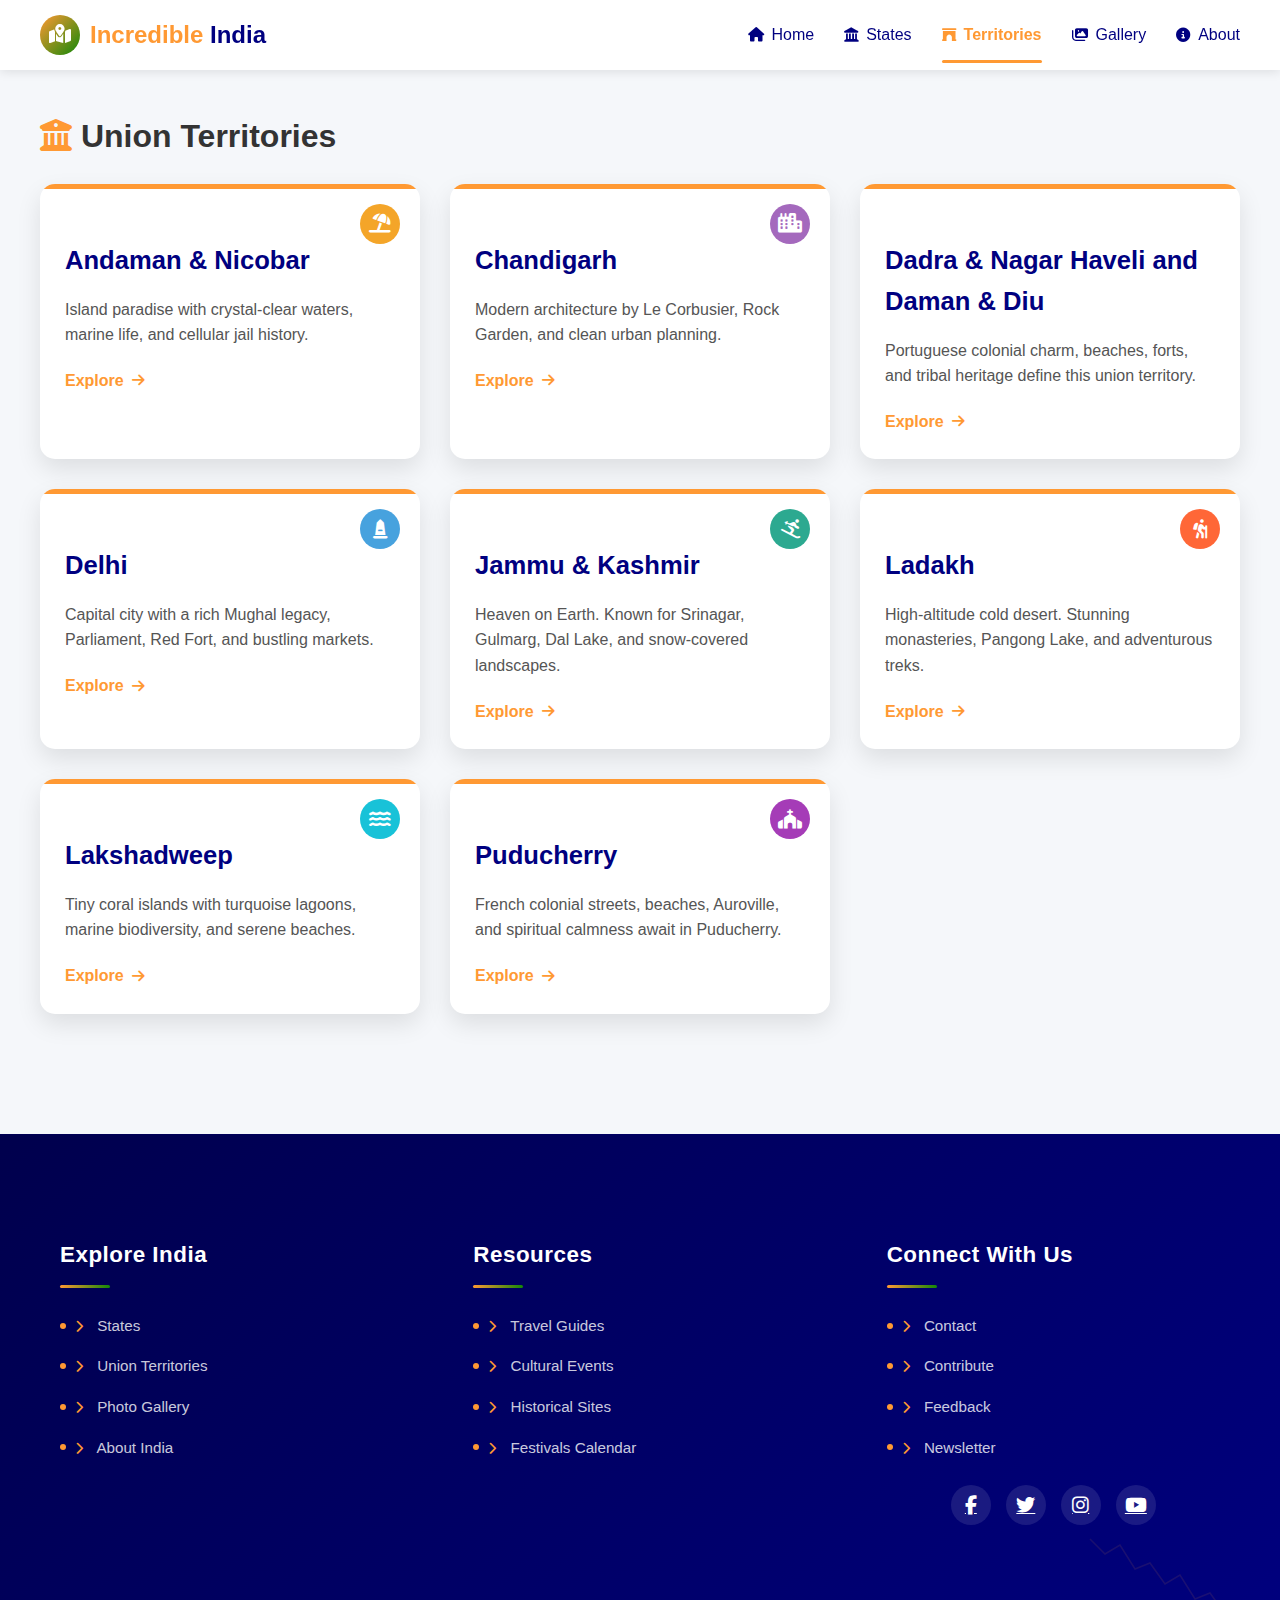
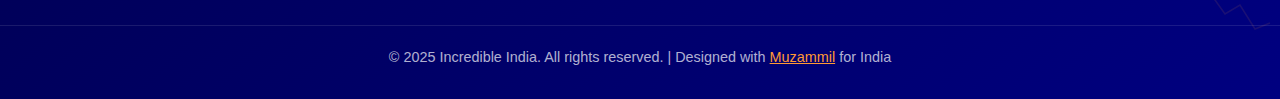
<file: territories.html>
<!DOCTYPE html>
<html lang="en">

<head>
    <meta charset="UTF-8">
    <meta name="viewport" content="width=device-width, initial-scale=1.0">
    <title>Indian Territories | Incredible India</title>
    <link rel="stylesheet" href="https://cdnjs.cloudflare.com/ajax/libs/font-awesome/6.4.0/css/all.min.css">
    <link rel="stylesheet" href="states.css">
</head>

<body>
    <!-- Navigation Bar -->
    <nav class="navbar">
        <div class="nav-container">
            <a href="index.html" class="logo">
                <div class="logo-icon">
                    <i class="fas fa-map-marked-alt"></i>
                </div>
                <span class="logo-text"><span>Incredible</span> India</span>
            </a>

            <button class="mobile-menu-btn" id="mobileMenuBtn">
                <i class="fas fa-bars"></i>
            </button>

            <ul class="nav-links" id="navLinks">
                <li><a href="index.html" class="nav-link"><i class="fas fa-home"></i> Home</a></li>
                <li><a href="states.html" class="nav-link"><i class="fas fa-landmark"></i> States</a></li>
                <li class="active"><a href="territories.html" class="nav-link"><i class="fas fa-archway"></i>
                        Territories</a></li>
                <li><a href="gallery.html" class="nav-link"><i class="fas fa-images"></i> Gallery</a></li>
                <li><a href="about.html" class="nav-link"><i class="fas fa-info-circle"></i> About</a></li>
            </ul>
        </div>
    </nav>

    <div class="container">
        <h1 class="states-heading">
            <i class="fa-solid fa-building-columns" style="color: var(--saffron);"></i> Union Territories
        </h1>

        <div class="grid-container">

            <!-- Andaman and Nicobar Islands -->
            <div class="card AN">
                <div class="card-header"></div>
                <div class="icon"><i class="fas fa-umbrella-beach"></i></div>
                <div class="card-content">
                    <h3><a href="state-details.html?state=andaman-nicobar">Andaman & Nicobar</a></h3>
                    <p>Island paradise with crystal-clear waters, marine life, and cellular jail history.</p>
                    <a href="state-details.html?state=andaman-nicobar" class="see-more">Explore <i
                            class="fas fa-arrow-right"></i></a>
                </div>
            </div>

            <!-- Chandigarh -->
            <div class="card CH">
                <div class="card-header"></div>
                <div class="icon"><i class="fas fa-city"></i></div>
                <div class="card-content">
                    <h3><a href="state-details.html?state=chandigarh">Chandigarh</a></h3>
                    <p>Modern architecture by Le Corbusier, Rock Garden, and clean urban planning.</p>
                    <a href="state-details.html?state=chandigarh" class="see-more">Explore <i
                            class="fas fa-arrow-right"></i></a>
                </div>
            </div>

            <!-- Dadra and Nagar Haveli and Daman and Diu -->
            <div class="card DN">
                <div class="card-header"></div>
                <div class="icon"><i class="fas fa-fish"></i></div>
                <div class="card-content">
                    <h3><a href="state-details.html?state=daman-diu">Dadra & Nagar Haveli and
                            Daman & Diu</a></h3>
                    <p>Portuguese colonial charm, beaches, forts, and tribal heritage define this union territory.</p>
                    <a href="state-details.html?state=daman-diu" class="see-more">Explore <i
                            class="fas fa-arrow-right"></i></a>
                </div>
            </div>

            <!-- Delhi -->
            <div class="card DL">
                <div class="card-header"></div>
                <div class="icon"><i class="fas fa-monument"></i></div>
                <div class="card-content">
                    <h3><a href="state-details.html?state=delhi">Delhi</a></h3>
                    <p>Capital city with a rich Mughal legacy, Parliament, Red Fort, and bustling markets.</p>
                    <a href="state-details.html?state=delhi" class="see-more">Explore <i
                            class="fas fa-arrow-right"></i></a>
                </div>
            </div>

            <!-- Jammu & Kashmir -->
            <div class="card JK">
                <div class="card-header"></div>
                <div class="icon"><i class="fas fa-skiing"></i></div>
                <div class="card-content">
                    <h3><a href="state-details.html?state=jammu-kashmir">Jammu & Kashmir</a></h3>
                    <p>Heaven on Earth. Known for Srinagar, Gulmarg, Dal Lake, and snow-covered landscapes.</p>
                    <a href="state-details.html?state=jammu-kashmir" class="see-more">Explore <i
                            class="fas fa-arrow-right"></i></a>
                </div>
            </div>

            <!-- Ladakh -->
            <div class="card LA">
                <div class="card-header"></div>
                <div class="icon"><i class="fas fa-hiking"></i></div>
                <div class="card-content">
                    <h3><a href="state-details.html?state=ladakh">Ladakh</a></h3>
                    <p>High-altitude cold desert. Stunning monasteries, Pangong Lake, and adventurous treks.</p>
                    <a href="state-details.html?state=ladakh" class="see-more">Explore <i
                            class="fas fa-arrow-right"></i></a>
                </div>
            </div>

            <!-- Lakshadweep -->
            <div class="card LD">
                <div class="card-header"></div>
                <div class="icon"><i class="fas fa-water"></i></div>
                <div class="card-content">
                    <h3><a href="state-details.html?state=lakshadweep">Lakshadweep</a></h3>
                    <p>Tiny coral islands with turquoise lagoons, marine biodiversity, and serene beaches.</p>
                    <a href="state-details.html?state=lakshadweep" class="see-more">Explore <i
                            class="fas fa-arrow-right"></i></a>
                </div>
            </div>

            <!-- Puducherry -->
            <div class="card PY">
                <div class="card-header"></div>
                <div class="icon"><i class="fas fa-church"></i></div>
                <div class="card-content">
                    <h3><a href="state-details.html?state=puducherry">Puducherry</a></h3>
                    <p>French colonial streets, beaches, Auroville, and spiritual calmness await in Puducherry.</p>
                    <a href="state-details.html?state=puducherry" class="see-more">Explore <i
                            class="fas fa-arrow-right"></i></a>
                </div>
            </div>
        </div>
    </div>

    <!-- Footer -->
    <footer class="footer">
        <div class="footer-content">
            <div class="footer-column">
                <h3>Explore India</h3>
                <ul class="footer-links">
                    <li><a href="states.html"><i class="fas fa-chevron-right"></i> States</a></li>
                    <li><a href="territories.html"><i class="fas fa-chevron-right"></i> Union Territories</a></li>
                    <li><a href="gallery.html"><i class="fas fa-chevron-right"></i> Photo Gallery</a></li>
                    <li><a href="about.html"><i class="fas fa-chevron-right"></i> About India</a></li>
                </ul>
            </div>
            <div class="footer-column">
                <h3>Resources</h3>
                <ul class="footer-links">
                    <li><a href="#"><i class="fas fa-chevron-right"></i> Travel Guides</a></li>
                    <li><a href="#"><i class="fas fa-chevron-right"></i> Cultural Events</a></li>
                    <li><a href="#"><i class="fas fa-chevron-right"></i> Historical Sites</a></li>
                    <li><a href="#"><i class="fas fa-chevron-right"></i> Festivals Calendar</a></li>
                </ul>
            </div>
            <div class="footer-column">
                <h3>Connect With Us</h3>
                <ul class="footer-links">
                    <li><a href="#"><i class="fas fa-chevron-right"></i> Contact</a></li>
                    <li><a href="#"><i class="fas fa-chevron-right"></i> Contribute</a></li>
                    <li><a href="#"><i class="fas fa-chevron-right"></i> Feedback</a></li>
                    <li><a href="#"><i class="fas fa-chevron-right"></i> Newsletter</a></li>
                </ul>
                <div class="social-links">
                    <a href="https://www.facebook.com/profile.php?id=100029604620888"><i class="fab fa-facebook-f"></i></a>
                    <a href="https://x.com/Muzammil16383"><i class="fab fa-twitter"></i></a>
                    <a href="https://www.instagram.com/muju_6383/"><i class="fab fa-instagram"></i></a>
                    <a href="#"><i class="fab fa-youtube"></i></a>
                </div>
            </div>
        </div>
        <div class="footer-bottom">
            <p>&copy; 2025 Incredible India. All rights reserved. | Designed with <a href="https://muzutech.in/">Muzammil</a> for India</p>
        </div>
    </footer>

    <script src="script.js"></script>
</body>

</html>
</file>
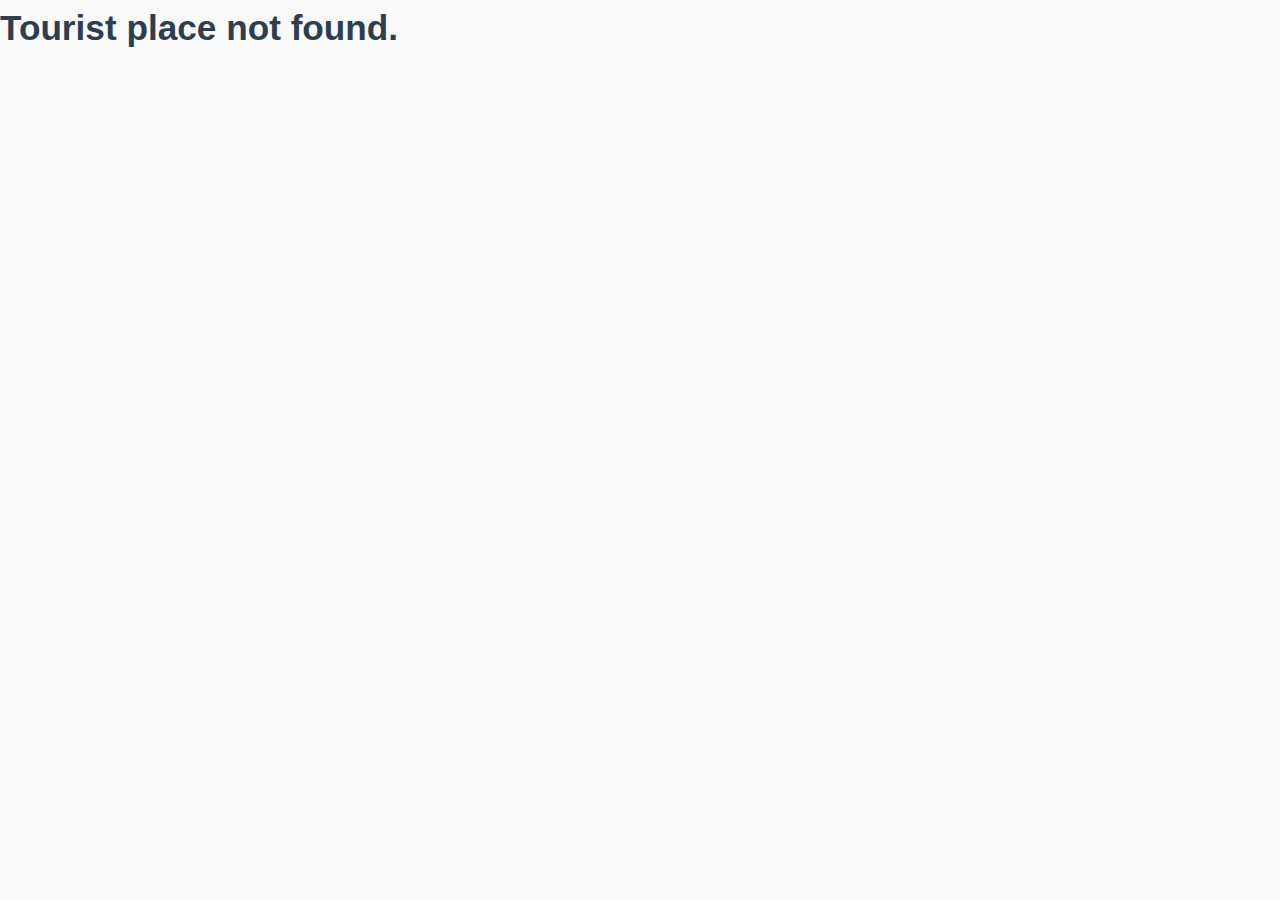
<file: tourist.html>
<!DOCTYPE html>
<html lang="en">
<head>
  <meta charset="UTF-8">
  <meta name="viewport" content="width=device-width, initial-scale=1.0">
  <title>Tourist Place</title>
  <link rel="stylesheet" href="tourist.css">
  <link rel="stylesheet" href="https://cdnjs.cloudflare.com/ajax/libs/font-awesome/6.4.0/css/all.min.css">
</head>
<body>
  <!-- Hero Section -->
  <header id="touristHeader" class="tourist-header">
    <video id="touristVideo" autoplay muted loop></video>
    <div class="overlay">
      <h1 id="placeName"></h1>
      <p id="placeTagline"></p>
    </div>
  </header>

  <main class="tourist-main">
    <!-- About the Place -->
    <section class="about-place">
      <h2><i class="fas fa-info-circle"></i> About</h2>
      <p id="placeDescription"></p>
    </section>

    <!-- History -->
    <section class="history-place">
      <h2><i class="fas fa-landmark"></i> History</h2>
      <p id="placeHistory"></p>
    </section>

    <!-- Travel Cost -->
    <section class="travel-cost">
      <h2><i class="fas fa-wallet"></i> Travel Cost</h2>
      <div class="cost-details" id="placeCost"></div>
    </section>

    <!-- Dedicated Video Tour -->
    <section class="video-tour">
      <h2><i class="fas fa-video"></i> Video Tour</h2>
      <div id="placeVideoTour"></div>
    </section>

    <!-- Gallery -->
    <section class="media-place">
      <h2><i class="fas fa-images"></i> Gallery</h2>
      <div id="placeGallery" class="gallery-grid"></div>
    </section>

    <!-- Map -->
    <section class="map-section">
      <h2><i class="fas fa-map-marker-alt"></i> Location</h2>
      <div id="placeMap" class="map-container"></div>
    </section>

    <!-- Back Button -->
    <div class="back-btn">
      <a href="javascript:history.back()" class="btn">
        <i class="fas fa-arrow-left"></i> Back
      </a>
    </div>
  </main>
  <script src="tourist.js"></script>
</body>
</html>
</file>
<file: style.css>
* {
  margin: 0;
  padding: 0;
  box-sizing: border-box;
  font-family: 'Segoe UI', Tahoma, Geneva, Verdana, sans-serif;
}

body {
  margin: 0;
}

/* Add this to your existing :root CSS variables */
:root {
  --saffron: #FF9933;
  --white: #FFFFFF;
  --green: #138808;
  --navy: #000080;
  --sky: #87CEEB;
  --light-saffron: #FFD8B1;
  --light-green: #C5E1A5;
  --shadow: 0 10px 25px rgba(0, 0, 0, 0.1);
}

/* Navigation Styles */
.navbar {
  background-color: var(--white);
  box-shadow: 0 2px 15px rgba(0, 0, 0, 0.1);
  position: sticky;
  top: 0;
  z-index: 1000;
  transition: all 0.3s ease;
}

.navbar.scrolled {
  background-color: rgba(255, 255, 255, 0.95);
  box-shadow: 0 5px 20px rgba(0, 0, 0, 0.15);
}

.nav-container {
  max-width: 1200px;
  margin: 0 auto;
  padding: 0 20px;
  display: flex;
  justify-content: space-between;
  align-items: center;
  height: 80px;
}

.logo {
  display: flex;
  align-items: center;
  text-decoration: none;
  transition: transform 0.3s ease;
}

.logo:hover {
  transform: scale(1.03);
}

.logo-icon {
  width: 45px;
  height: 45px;
  background: linear-gradient(135deg, var(--saffron) 0%, var(--green) 100%);
  border-radius: 50%;
  display: flex;
  align-items: center;
  justify-content: center;
  margin-right: 12px;
  box-shadow: 0 3px 6px rgba(0, 0, 0, 0.1);
}

.logo-icon i {
  color: white;
  font-size: 1.3rem;
}

.logo-text {
  font-size: 1.6rem;
  font-weight: 700;
  color: var(--navy);
  letter-spacing: -0.5px;
}

.logo-text span {
  color: var(--saffron);
}

.nav-links {
  display: flex;
  list-style: none;
  margin: 0;
  padding: 0;
}

.nav-links li {
  margin-left: 30px;
  position: relative;
}

.nav-links a {
  text-decoration: none;
  color: var(--navy);
  font-weight: 500;
  font-size: 1.05rem;
  display: flex;
  align-items: center;
  padding: 10px 0;
  transition: all 0.3s ease;
  position: relative;
}

.nav-links a i {
  margin-right: 8px;
  font-size: 0.95rem;
}

.nav-links a:hover {
  color: var(--saffron);
}

/* Active Link Styles */
.nav-links li.active a {
  color: var(--saffron);
  font-weight: 600;
}

.nav-links li.active a::after {
  content: '';
  position: absolute;
  bottom: -5px;
  left: 0;
  width: 100%;
  height: 3px;
  background: var(--saffron);
  border-radius: 3px;
  animation: underline 0.4s cubic-bezier(0.68, -0.55, 0.265, 1.55);
}

@keyframes underline {
  from {
    transform: scaleX(0);
    opacity: 0;
  }

  to {
    transform: scaleX(1);
    opacity: 1;
  }
}

/* Mobile Menu Button */
.mobile-menu-btn {
  display: none;
  background: none;
  border: none;
  color: var(--navy);
  font-size: 1.6rem;
  cursor: pointer;
  transition: transform 0.3s ease;
}

.mobile-menu-btn:hover {
  transform: rotate(90deg);
}

/* Responsive Styles */
@media (max-width: 768px) {
  .nav-container {
    height: 70px;
  }

  .mobile-menu-btn {
    display: block;
  }

  .nav-links {
    position: fixed;
    top: 70px;
    left: -100%;
    width: 100%;
    background-color: var(--white);
    flex-direction: column;
    align-items: center;
    padding: 20px 0;
    box-shadow: 0 10px 20px rgba(0, 0, 0, 0.1);
    transition: left 0.4s cubic-bezier(0.68, -0.55, 0.265, 1.55);
    z-index: 999;
  }

  .nav-links.active {
    left: 0;
  }

  .nav-links li {
    margin: 15px 0;
    width: 100%;
    text-align: center;
  }

  .nav-links a {
    padding: 12px 20px;
    justify-content: center;
    width: 100%;
  }

  .nav-links li.active a::after {
    width: 50%;
    left: 25%;
    bottom: 0;
  }

  .nav-links li {
    opacity: 0;
    transform: translateY(20px);
    transition: all 0.4s ease;
  }

  .nav-links.active li {
    opacity: 1;
    transform: translateY(0);
  }

  .nav-links.active li:nth-child(1) {
    transition-delay: 0.1s;
  }

  .nav-links.active li:nth-child(2) {
    transition-delay: 0.2s;
  }

  .nav-links.active li:nth-child(3) {
    transition-delay: 0.3s;
  }

  .nav-links.active li:nth-child(4) {
    transition-delay: 0.4s;
  }

  .nav-links.active li:nth-child(5) {
    transition-delay: 0.5s;
  }
}

.containers {
  background-color: skyblue;
  border-radius: 4px;
  position: relative;
  padding: 20px;
}

/* Header and button positioning for desktop */
.map-header {
  font-family: 'Arial', sans-serif;
  color: #2c3e50;
  text-align: right;
  font-size: 1.2rem;
  font-weight: 600;
  margin: 0;
  padding: 10px 20px;
  background: linear-gradient(135deg, #f5f7fa 0%, #c3cfe2 100%);
  border-radius: 8px;
  box-shadow: 0 4px 6px rgba(0, 0, 0, 0.1);
  display: inline-block;
  border-left: 5px solid #3498db;
  text-transform: uppercase;
  letter-spacing: 1px;
  position: absolute;
  top: 20px;
  /* Reduced from 35rem */
  right: 20px;
  /* Reduced from 2rem */
}

.scroll-button {
  padding: 10px 20px;
  background: #ff1c3e;
  color: white;
  border: none;
  border-radius: 25px;
  cursor: pointer;
  font-weight: 600;
  transition: all 0.3s ease;
  box-shadow: 0 2px 5px rgba(0, 0, 0, 0.2);
  font-size: 1rem;
  position: absolute;
  top: 70px;
  /* Positioned below header */
  right: 20px;
}

/* Map container positioning */
#map-container {
  margin-top: 0px;
  /* Space for header+button */
  width: 100%;
}

/* Mobile responsiveness */
@media (max-width: 768px) {
  .map-header {
    position: static;
    text-align: center;
    display: block;
    margin: 0 auto 15px auto;
    width: 80%;
    max-width: 382px;
    font-size: 0.7rem;
  }

  .scroll-button {
    position: static;
    display: block;
    margin: 0 auto 20px auto;
    width: 80%;
    max-width: 200px;
  }

  #map-container {
    margin-top: 20px;
    /* Reduced space on mobile */
  }
}

@media (max-width: 425px) {
  .map-header {
    font-size: 0.9rem;
    padding: 8px 15px;

  }

  .scroll-button {
    font-size: 0.8rem;
    padding: 8px 15px;
  }

  #map-container {
    margin-top: 15px;
  }
}

#map-container {
  width: 100%;
  max-width: 1000px;
  margin-left: 15%;
}

.india-map {
  width: 100%;
  height: auto;
  min-height: 700px;
  transform-origin: center;
}

/* Responsive adjustments */
@media (max-width: 768px) {
  .india-map {
    min-height: 500px;
  }
}

@media (max-width: 480px) {
  .india-map {
    min-height: 400px;
  }
}

.state-link {
  cursor: pointer;
  transition: fill 0.3s;
}

.state-link:hover path {
  fill: red;
  stroke: #333;
  stroke-width: 1px;
}

.label {
  font-size: 10px;
  font-weight: bold;
  fill: #000000;
  text-anchor: middle;
  pointer-events: none;
}

text {
  font-weight: bold;
}

:root {
  --saffron: #FF9933;
  --white: #FFFFFF;
  --green: #138808;
  --navy: #000080;
  --sky: #87CEEB;
  --light-saffron: #FFD8B1;
  --light-green: #C5E1A5;
  --shadow: 0 10px 25px rgba(0, 0, 0, 0.1);
}


.container {
  max-width: 1200px;
  margin: 0 auto;
  padding: 20px;
}

/* Header Styles */
header {
  text-align: center;
  margin-bottom: 50px;
  padding: 20px;
  position: relative;
}

header h1 {
  font-size: 3.5rem;
  margin-bottom: 10px;
  color: var(--navy);
  text-shadow: 2px 2px 4px rgba(0, 0, 0, 0.1);
}

header h1 span {
  color: var(--saffron);
}

.flag-bar {
  width: 200px;
  height: 8px;
  background: linear-gradient(to right, var(--saffron), var(--white), var(--green));
  margin: 15px auto 20px;
  border-radius: 4px;
}

header p {
  font-size: 1.2rem;
  max-width: 700px;
  margin: 0 auto;
  color: #555;
}

/* Section Headers */
.section-header {
  display: flex;
  align-items: center;
  margin: 50px 0 30px;
  position: relative;
}

.section-header::before,
.section-header::after {
  content: "";
  flex: 1;
  height: 2px;
  background: linear-gradient(to right, var(--saffron), var(--green));
}

.section-title {
  padding: 0 20px;
  font-size: 2.2rem;
  color: var(--navy);
  text-align: center;
}

.section-title i {
  margin-right: 10px;
  color: var(--saffron);
}

/* Grid Layout */
.grid-container {
  display: grid;
  grid-template-columns: repeat(auto-fill, minmax(350px, 1fr));
  gap: 30px;
  margin-bottom: 50px;
}

/* Card Styles */
.card {
  background: var(--white);
  border-radius: 15px;
  overflow: hidden;
  box-shadow: var(--shadow);
  transition: all 0.3s ease;
  position: relative;
  height: 100%;
  display: flex;
  flex-direction: column;
}

.card:hover {
  transform: translateY(-10px);
  box-shadow: 0 15px 30px rgba(0, 0, 0, 0.15);
}

.card-header {
  height: 5px;
  background: var(--saffron);
}

.territory .card-header {
  background: var(--green);
}

.card-content {
  padding: 25px;
  flex: 1;
}

.card h3 {
  font-size: 1.6rem;
  margin-bottom: 15px;
  color: var(--navy);
}

.card h3 a {
  color: inherit;
  text-decoration: none;
  transition: color 0.3s;
}

.card h3 a:hover {
  color: var(--saffron);
}

.card p {
  color: #555;
  margin-bottom: 20px;
  font-size: 1rem;
}

.see-more {
  display: inline-flex;
  align-items: center;
  color: var(--saffron);
  font-weight: 600;
  text-decoration: none;
  transition: all 0.3s;
}

.territory .see-more {
  color: var(--green);
}

.see-more:hover {
  transform: translateX(5px);
}

.see-more i {
  margin-left: 8px;
  font-size: 0.9rem;
}

/* Icon Styling */
.icon {
  position: absolute;
  top: 20px;
  right: 20px;
  width: 40px;
  height: 40px;
  display: flex;
  align-items: center;
  justify-content: center;
  border-radius: 50%;
  color: white;
  font-size: 1.2rem;
  opacity: 0.9;
}

.TN .icon {
  background: #d35400;
}

.AP .icon {
  background: #27ae60;
}

.KA .icon {
  background: #2980b9;
}

.KL .icon {
  background: #8e44ad;
}

.MH .icon {
  background: #e74c3c;
}

.JK .icon {
  background: #16a085;
}

.AN .icon {
  background: #f39c12;
}

.CH .icon {
  background: #9b59b6;
}

.DL .icon {
  background: #3498db;
}

.LA .icon {
  background: #FF5722;
}

/* Footer */
footer {
  text-align: center;
  padding: 30px 0;
  margin-top: 50px;
  border-top: 1px solid rgba(0, 0, 0, 0.1);
}

.social-links {
  display: flex;
  justify-content: center;
  gap: 20px;
  margin-bottom: 20px;
}

.social-links a {
  display: flex;
  align-items: center;
  justify-content: center;
  width: 45px;
  height: 45px;
  border-radius: 50%;
  background: var(--saffron);
  color: white;
  font-size: 1.2rem;
  transition: all 0.3s;
}

.social-links a:hover {
  background: var(--navy);
  transform: translateY(-5px);
}

footer p {
  color: #ffffff;
  font-size: 0.9rem;
}

/* Animation Elements */
.decoration {
  position: absolute;
  z-index: -1;
  opacity: 0.1;
}

.decoration-1 {
  top: 10%;
  left: 5%;
  font-size: 10rem;
  color: var(--saffron);
}

.decoration-2 {
  bottom: 10%;
  right: 5%;
  font-size: 8rem;
  color: var(--green);
  transform: rotate(25deg);
}

/* Responsive Design */
@media (max-width: 900px) {
  .grid-container {
    grid-template-columns: repeat(auto-fill, minmax(300px, 1fr));
  }

  header h1 {
    font-size: 2.8rem;
  }

  .section-title {
    font-size: 1.8rem;
  }
}

@media (max-width: 600px) {

  .section-header::before,
  .section-header::after {
    display: none;
  }

  .section-title {
    padding: 0;
    width: 100%;
  }

  header h1 {
    font-size: 2.2rem;
  }

  .grid-container {
    grid-template-columns: 1fr;
  }
}

:root {
  --saffron: #ff9933;
}

/* Footer Styles */
.footer {
  background: linear-gradient(135deg, #00004d 0%, #000080 100%);
  color: white;
  padding: 60px 0 30px;
  position: relative;
  overflow: hidden;
}

.footer::before {
  content: '';
  position: absolute;
  top: 0;
  left: 0;
  width: 100%;
  height: 100%;
  background: url('https://images.unsplash.com/photo-1605106702734-205df224ecce?ixlib=rb-1.2.1&auto=format&fit=crop&w=1350&q=80') center/cover;
  opacity: 0.1;
  z-index: 0;
}

.footer-content {
  max-width: 1200px;
  margin: 0 auto;
  padding: 0 20px;
  display: grid;
  grid-template-columns: repeat(auto-fit, minmax(250px, 1fr));
  gap: 40px;
  text-align: left;
  position: relative;
  z-index: 1;
}

.footer-column {
  padding: 20px;
  transition: transform 0.3s ease;
}

.footer-column:hover {
  transform: translateY(-5px);
}

.footer-column h3 {
  font-size: 1.4rem;
  margin-bottom: 25px;
  position: relative;
  padding-bottom: 15px;
  font-weight: 600;
  letter-spacing: 0.5px;
}

.footer-column h3::after {
  content: '';
  position: absolute;
  bottom: 0;
  left: 0;
  width: 50px;
  height: 3px;
  background: linear-gradient(to right, #FF9933, #138808);
  border-radius: 3px;
}

.footer-links {
  list-style: none;
  margin: 0;
  padding: 0;
}

.footer-links li {
  margin-bottom: 15px;
  position: relative;
  padding-left: 15px;
}

.footer-links li::before {
  content: '';
  position: absolute;
  left: 0;
  top: 50%;
  transform: translateY(-50%);
  width: 6px;
  height: 6px;
  background-color: #FF9933;
  border-radius: 50%;
  transition: all 0.3s ease;
}

.footer-links li:hover::before {
  width: 10px;
  height: 10px;
  background-color: #138808;
}

.footer-links a {
  color: rgba(255, 255, 255, 0.8);
  text-decoration: none;
  transition: all 0.3s ease;
  display: inline-block;
  font-size: 0.95rem;
}

.footer-links a:hover {
  color: white;
  transform: translateX(8px);
}

.footer-links a i {
  margin-right: 10px;
  color: #FF9933;
  font-size: 0.8rem;
  transition: all 0.3s ease;
}

.footer-links a:hover i {
  color: #138808;
  transform: rotate(90deg);
}

.social-links {
  display: flex;
  gap: 15px;
  margin-top: 25px;
}

.social-links a {
  display: flex;
  align-items: center;
  justify-content: center;
  width: 40px;
  height: 40px;
  background: rgba(255, 255, 255, 0.1);
  border-radius: 50%;
  color: white;
  transition: all 0.4s cubic-bezier(0.68, -0.55, 0.265, 1.55);
  position: relative;
  overflow: hidden;
}

.social-links a::before {
  content: '';
  position: absolute;
  top: 0;
  left: -100%;
  width: 100%;
  height: 100%;
  background: linear-gradient(90deg, transparent, rgba(255, 255, 255, 0.2), transparent);
  transition: 0.5s;
}

.social-links a:hover::before {
  left: 100%;
}

.social-links a:hover {
  transform: translateY(-5px) scale(1.1);
  box-shadow: 0 5px 15px rgba(0, 0, 0, 0.3);
}

.social-links a:nth-child(1):hover {
  background-color: #3b5998;
}

/* Facebook */
.social-links a:nth-child(2):hover {
  background-color: #1da1f2;
}

/* Twitter */
.social-links a:nth-child(3):hover {
  background: linear-gradient(45deg, #405de6, #5851db, #833ab4, #c13584, #e1306c, #fd1d1d);
}

/* Instagram */
.social-links a:nth-child(4):hover {
  background-color: #ff0000;
}

/* YouTube */

.footer-bottom {
  margin-top: 60px;
  padding-top: 20px;
  border-top: 1px solid rgba(255, 255, 255, 0.1);
  text-align: center;
  position: relative;
  z-index: 1;
}

.footer-bottom p {
  color: rgba(255, 255, 255, 0.7);
  font-size: 0.9rem;
  margin: 0;
}

.footer-bottom i.fa-heart {
  animation: heartbeat 1.5s infinite;
  display: inline-block;
}

@keyframes heartbeat {
  0% {
    transform: scale(1);
  }

  14% {
    transform: scale(1.3);
  }

  28% {
    transform: scale(1);
  }

  42% {
    transform: scale(1.3);
  }

  70% {
    transform: scale(1);
  }
}

/* Floating India Map in Footer Background */
.footer::after {
  content: '';
  position: absolute;
  bottom: -50px;
  right: -50px;
  width: 300px;
  height: 300px;
  background: url('data:image/svg+xml;utf8,<svg xmlns="http://www.w3.org/2000/svg" viewBox="0 0 100 100"><path fill="none" stroke="%23FF9933" stroke-width="0.5" d="M20,30 L25,35 L30,32 L35,40 L40,38 L45,45 L50,42 L55,50 L60,48 L65,55 L70,52 L75,60 L80,58"/></svg>') center/contain no-repeat;
  opacity: 0.1;
  z-index: 0;
  animation: float 15s ease-in-out infinite;
}

@keyframes float {

  0%,
  100% {
    transform: translateY(0) rotate(0deg);
  }

  50% {
    transform: translateY(-20px) rotate(5deg);
  }
}

/* Responsive Styles */
@media (max-width: 768px) {
  .footer-content {
    grid-template-columns: 1fr;
    gap: 30px;
  }

  .footer-column {
    text-align: center;
    padding: 15px;
  }

  .footer-column h3::after {
    left: 50%;
    transform: translateX(-50%);
  }

  .footer-links li {
    padding-left: 0;
  }

  .footer-links li::before {
    display: none;
  }

  .social-links {
    justify-content: center;
  }

  .footer::after {
    width: 200px;
    height: 200px;
    bottom: -30px;
    right: -30px;
  }
}
</file>
<file: about.css>
/* Base Styles */
 :root {
     --saffron: #FF9933;
     --white: #FFFFFF;
     --green: #138808;
     --navy: #000080;
     --light-saffron: #FFB366;
     --light-green: #4CAF50;
     --dark-navy: #00004d;
     --gold: #FFD700;
     --silver: #C0C0C0;
     --bronze: #CD7F32;
 }

 * {
     margin: 0;
     padding: 0;
     box-sizing: border-box;
     font-family: 'Segoe UI', Tahoma, Geneva, Verdana, sans-serif;
 }

 body {
     background-color: #f9f9f9;
     color: #333;
     line-height: 1.6;
 }

 /* Navigation Styles */
 .navbar {
     background-color: var(--white);
     box-shadow: 0 2px 15px rgba(0, 0, 0, 0.1);
     position: sticky;
     top: 0;
     z-index: 1000;
     transition: all 0.3s ease;
 }

 .navbar.scrolled {
     background-color: rgba(255, 255, 255, 0.95);
     box-shadow: 0 5px 20px rgba(0, 0, 0, 0.15);
 }

 .nav-container {
     max-width: 1200px;
     margin: 0 auto;
     padding: 0 20px;
     display: flex;
     justify-content: space-between;
     align-items: center;
     height: 80px;
 }

 .logo {
     display: flex;
     align-items: center;
     text-decoration: none;
     transition: transform 0.3s ease;
 }

 .logo:hover {
     transform: scale(1.03);
 }

 .logo-icon {
     width: 45px;
     height: 45px;
     background: linear-gradient(135deg, var(--saffron) 0%, var(--green) 100%);
     border-radius: 50%;
     display: flex;
     align-items: center;
     justify-content: center;
     margin-right: 12px;
     box-shadow: 0 3px 6px rgba(0, 0, 0, 0.1);
 }

 .logo-icon i {
     color: white;
     font-size: 1.3rem;
 }

 .logo-text {
     font-size: 1.6rem;
     font-weight: 700;
     color: var(--navy);
     letter-spacing: -0.5px;
 }

 .logo-text span {
     color: var(--saffron);
 }

 .nav-links {
     display: flex;
     list-style: none;
     margin: 0;
     padding: 0;
 }

 .nav-links li {
     margin-left: 30px;
     position: relative;
 }

 .nav-links a {
     text-decoration: none;
     color: var(--navy);
     font-weight: 500;
     font-size: 1.05rem;
     display: flex;
     align-items: center;
     padding: 10px 0;
     transition: all 0.3s ease;
     position: relative;
 }

 .nav-links a i {
     margin-right: 8px;
     font-size: 0.95rem;
 }

 .nav-links a:hover {
     color: var(--saffron);
 }

 /* Active Link Styles */
 .nav-links li.active a {
     color: var(--saffron);
     font-weight: 600;
 }

 .nav-links li.active a::after {
     content: '';
     position: absolute;
     bottom: -5px;
     left: 0;
     width: 100%;
     height: 3px;
     background: var(--saffron);
     border-radius: 3px;
     animation: underline 0.4s cubic-bezier(0.68, -0.55, 0.265, 1.55);
 }

 @keyframes underline {
     from {
         transform: scaleX(0);
         opacity: 0;
     }

     to {
         transform: scaleX(1);
         opacity: 1;
     }
 }

 /* Mobile Menu Button */
 .mobile-menu-btn {
     display: none;
     background: none;
     border: none;
     color: var(--navy);
     font-size: 1.6rem;
     cursor: pointer;
     transition: transform 0.3s ease;
 }

 .mobile-menu-btn:hover {
     transform: rotate(90deg);
 }

 /* Responsive Styles */
 @media (max-width: 768px) {
     .nav-container {
         height: 70px;
     }

     .mobile-menu-btn {
         display: block;
     }

     .nav-links {
         position: fixed;
         top: 70px;
         left: -100%;
         width: 100%;
         background-color: var(--white);
         flex-direction: column;
         align-items: center;
         padding: 20px 0;
         box-shadow: 0 10px 20px rgba(0, 0, 0, 0.1);
         transition: left 0.4s cubic-bezier(0.68, -0.55, 0.265, 1.55);
         z-index: 999;
     }

     .nav-links.active {
         left: 0;
     }

     .nav-links li {
         margin: 15px 0;
         width: 100%;
         text-align: center;
     }

     .nav-links a {
         padding: 12px 20px;
         justify-content: center;
         width: 100%;
     }

     .nav-links li.active a::after {
         width: 50%;
         left: 25%;
         bottom: 0;
     }

     .nav-links li {
         opacity: 0;
         transform: translateY(20px);
         transition: all 0.4s ease;
     }

     .nav-links.active li {
         opacity: 1;
         transform: translateY(0);
     }

     .nav-links.active li:nth-child(1) {
         transition-delay: 0.1s;
     }

     .nav-links.active li:nth-child(2) {
         transition-delay: 0.2s;
     }

     .nav-links.active li:nth-child(3) {
         transition-delay: 0.3s;
     }

     .nav-links.active li:nth-child(4) {
         transition-delay: 0.4s;
     }

     .nav-links.active li:nth-child(5) {
         transition-delay: 0.5s;
     }
 }

 /* About Page Styles */
 .about-header {
     background: linear-gradient(rgba(0, 0, 0, 0.7), rgba(0, 0, 0, 0.7)),
         url('https://images.unsplash.com/photo-1524492412937-b33874b7a98f?ixlib=rb-1.2.1&auto=format&fit=crop&w=1350&q=80') center/cover no-repeat;
     color: white;
     text-align: center;
     padding: 120px 20px;
     margin-bottom: 40px;
     position: relative;
     overflow: hidden;
 }

 .about-header::before {
     content: '';
     position: absolute;
     top: 0;
     left: 0;
     width: 100%;
     height: 100%;
     background: linear-gradient(135deg, rgba(255, 153, 51, 0.3) 0%, rgba(19, 136, 8, 0.3) 100%);
     z-index: 1;
 }

 .about-header h1 {
     font-size: 3.5rem;
     margin-bottom: 20px;
     position: relative;
     z-index: 2;
     text-shadow: 2px 2px 4px rgba(0, 0, 0, 0.3);
     animation: fadeInDown 1s ease;
 }

 .about-header h1 i {
     margin-right: 15px;
     color: var(--gold);
 }

 .about-header p {
     max-width: 800px;
     margin: 0 auto;
     font-size: 1.3rem;
     position: relative;
     z-index: 2;
     animation: fadeInUp 1s ease;
 }

 .about-container {
     max-width: 1200px;
     margin: 0 auto;
     padding: 0 20px 60px;
 }

 .about-section {
     margin-bottom: 80px;
     opacity: 0;
     transform: translateY(30px);
     transition: all 0.6s ease;
 }

 .about-section.visible {
     opacity: 1;
     transform: translateY(0);
 }

 .section-title {
     font-size: 2.3rem;
     color: var(--navy);
     margin-bottom: 25px;
     padding-bottom: 10px;
     position: relative;
     display: inline-block;
 }

 .section-title::after {
     content: '';
     position: absolute;
     bottom: 0;
     left: 0;
     width: 70%;
     height: 4px;
     background: linear-gradient(to right, var(--saffron), var(--green));
     border-radius: 2px;
 }

 .flag-banner {
     height: 10px;
     background: linear-gradient(to right, var(--saffron), var(--white), var(--green));
     margin: 30px 0;
     border-radius: 5px;
     box-shadow: 0 2px 5px rgba(0, 0, 0, 0.1);
 }

 .card-grid {
     display: grid;
     grid-template-columns: repeat(auto-fill, minmax(300px, 1fr));
     gap: 30px;
     margin-top: 40px;
 }

 .fact-card {
     background: white;
     border-radius: 12px;
     padding: 30px;
     box-shadow: 0 8px 25px rgba(0, 0, 0, 0.08);
     transition: all 0.4s ease;
     position: relative;
     overflow: hidden;
     border: 1px solid rgba(0, 0, 0, 0.05);
 }

 .fact-card::before {
     content: '';
     position: absolute;
     top: 0;
     left: 0;
     width: 4px;
     height: 100%;
     background: linear-gradient(to bottom, var(--saffron), var(--green));
     transition: width 0.3s ease;
 }

 .fact-card:hover {
     transform: translateY(-10px);
     box-shadow: 0 12px 30px rgba(0, 0, 0, 0.15);
 }

 .fact-card:hover::before {
     width: 8px;
 }

 .fact-card i {
     font-size: 2.8rem;
     color: var(--saffron);
     margin-bottom: 20px;
     transition: transform 0.3s ease;
 }

 .fact-card:hover i {
     transform: scale(1.1);
 }

 .fact-card h3 {
     color: var(--navy);
     margin-bottom: 15px;
     font-size: 1.4rem;
 }

 .fact-card p {
     color: #555;
     font-size: 1rem;
 }

 /* Timeline Styles */
 .timeline {
     position: relative;
     max-width: 900px;
     margin: 50px auto;
 }

 .timeline::before {
     content: '';
     position: absolute;
     width: 4px;
     background: linear-gradient(to bottom, var(--saffron), var(--green));
     top: 0;
     bottom: 0;
     left: 50%;
     margin-left: -2px;
     border-radius: 2px;
 }

 .timeline-item {
     padding: 15px 50px;
     position: relative;
     width: 50%;
     box-sizing: border-box;
     opacity: 0;
     transform: translateY(30px);
     transition: all 0.6s ease;
 }

 .timeline-item.visible {
     opacity: 1;
     transform: translateY(0);
 }

 .timeline-item:nth-child(odd) {
     left: 0;
     animation-delay: 0.2s;
 }

 .timeline-item:nth-child(even) {
     left: 50%;
     animation-delay: 0.4s;
 }

 .timeline-content {
     padding: 25px;
     background: white;
     border-radius: 10px;
     box-shadow: 0 5px 20px rgba(0, 0, 0, 0.08);
     position: relative;
     transition: all 0.3s ease;
 }

 .timeline-content:hover {
     transform: scale(1.02);
     box-shadow: 0 8px 25px rgba(0, 0, 0, 0.12);
 }

 .timeline-content::before {
     content: '';
     position: absolute;
     width: 20px;
     height: 20px;
     background: var(--saffron);
     border-radius: 50%;
     top: 30px;
     z-index: 1;
 }

 .timeline-item:nth-child(odd) .timeline-content::before {
     right: -10px;
 }

 .timeline-item:nth-child(even) .timeline-content::before {
     left: -10px;
 }

 .timeline-year {
     font-weight: bold;
     color: var(--saffron);
     font-size: 1.2rem;
     margin-bottom: 10px;
     display: inline-block;
     padding: 5px 15px;
     background: rgba(255, 153, 51, 0.1);
     border-radius: 20px;
 }

 .timeline p {
     color: #555;
 }

 /* Responsive Timeline */
 @media (max-width: 768px) {
     .timeline::before {
         left: 31px;
     }

     .timeline-item {
         width: 100%;
         padding-left: 80px;
         padding-right: 25px;
     }

     .timeline-item:nth-child(even) {
         left: 0;
     }

     .timeline-content::before {
         left: 50px;
         top: 20px;
     }

     .timeline-item:nth-child(odd) .timeline-content::before,
     .timeline-item:nth-child(even) .timeline-content::before {
         left: 50px;
     }
 }

 /* Floating Elements Animation */
 @keyframes float {
     0% {
         transform: translateY(0px);
     }

     50% {
         transform: translateY(-15px);
     }

     100% {
         transform: translateY(0px);
     }
 }

 .floating {
     animation: float 6s ease-in-out infinite;
 }

 /* Stats Counter */
 .stats-container {
     display: flex;
     justify-content: space-around;
     flex-wrap: wrap;
     margin: 40px 0;
 }

 .stat-item {
     text-align: center;
     margin: 20px;
     padding: 30px;
     background: white;
     border-radius: 10px;
     box-shadow: 0 5px 15px rgba(0, 0, 0, 0.05);
     transition: all 0.3s ease;
     min-width: 200px;
 }

 .stat-item:hover {
     transform: translateY(-5px);
     box-shadow: 0 8px 25px rgba(0, 0, 0, 0.1);
 }

 .stat-number {
     font-size: 3rem;
     font-weight: 700;
     color: var(--saffron);
     margin-bottom: 10px;
     transition: all 0.3s ease;
 }

 .stat-item:hover .stat-number {
     color: var(--green);
     transform: scale(1.1);
 }

 .stat-label {
     color: var(--navy);
     font-size: 1.1rem;
     font-weight: 500;
 }

 /* Gallery Preview */
 .gallery-preview {
     display: grid;
     grid-template-columns: repeat(auto-fill, minmax(250px, 1fr));
     gap: 20px;
     margin: 40px 0;
 }

 .gallery-item {
     border-radius: 10px;
     overflow: hidden;
     box-shadow: 0 5px 15px rgba(0, 0, 0, 0.1);
     transition: all 0.4s ease;
     position: relative;
     height: 200px;
 }

 .gallery-item img {
     width: 100%;
     height: 100%;
     object-fit: cover;
     transition: transform 0.5s ease;
 }

 .gallery-item:hover {
     transform: translateY(-10px);
     box-shadow: 0 15px 30px rgba(0, 0, 0, 0.2);
 }

 .gallery-item:hover img {
     transform: scale(1.1);
 }

 .gallery-item::after {
     content: '';
     position: absolute;
     top: 0;
     left: 0;
     width: 100%;
     height: 100%;
     background: linear-gradient(to top, rgba(0, 0, 0, 0.7), transparent);
     opacity: 0;
     transition: opacity 0.3s ease;
 }

 .gallery-item:hover::after {
     opacity: 1;
 }

 .gallery-caption {
     position: absolute;
     bottom: -40px;
     left: 0;
     width: 100%;
     padding: 15px;
     color: white;
     z-index: 2;
     transition: bottom 0.3s ease;
 }

 .gallery-item:hover .gallery-caption {
     bottom: 0;
 }

 :root {
     --saffron: #ff9933;
 }

 /* Footer Styles */
 .footer {
     background: linear-gradient(135deg, #00004d 0%, #000080 100%);
     color: white;
     padding: 60px 0 30px;
     position: relative;
     overflow: hidden;
 }

 .footer::before {
     content: '';
     position: absolute;
     top: 0;
     left: 0;
     width: 100%;
     height: 100%;
     background: url('https://images.unsplash.com/photo-1605106702734-205df224ecce?ixlib=rb-1.2.1&auto=format&fit=crop&w=1350&q=80') center/cover;
     opacity: 0.1;
     z-index: 0;
 }

 .footer-content {
     max-width: 1200px;
     margin: 0 auto;
     padding: 0 20px;
     display: grid;
     grid-template-columns: repeat(auto-fit, minmax(250px, 1fr));
     gap: 40px;
     text-align: left;
     position: relative;
     z-index: 1;
 }

 .footer-column {
     padding: 20px;
     transition: transform 0.3s ease;
 }

 .footer-column:hover {
     transform: translateY(-5px);
 }

 .footer-column h3 {
     font-size: 1.4rem;
     margin-bottom: 25px;
     position: relative;
     padding-bottom: 15px;
     font-weight: 600;
     letter-spacing: 0.5px;
 }

 .footer-column h3::after {
     content: '';
     position: absolute;
     bottom: 0;
     left: 0;
     width: 50px;
     height: 3px;
     background: linear-gradient(to right, #FF9933, #138808);
     border-radius: 3px;
 }

 .footer-links {
     list-style: none;
     margin: 0;
     padding: 0;
 }

 .footer-links li {
     margin-bottom: 15px;
     position: relative;
     padding-left: 15px;
 }

 .footer-links li::before {
     content: '';
     position: absolute;
     left: 0;
     top: 50%;
     transform: translateY(-50%);
     width: 6px;
     height: 6px;
     background-color: #FF9933;
     border-radius: 50%;
     transition: all 0.3s ease;
 }

 .footer-links li:hover::before {
     width: 10px;
     height: 10px;
     background-color: #138808;
 }

 .footer-links a {
     color: rgba(255, 255, 255, 0.8);
     text-decoration: none;
     transition: all 0.3s ease;
     display: inline-block;
     font-size: 0.95rem;
 }

 .footer-links a:hover {
     color: white;
     transform: translateX(8px);
 }

 .footer-links a i {
     margin-right: 10px;
     color: #FF9933;
     font-size: 0.8rem;
     transition: all 0.3s ease;
 }

 .footer-links a:hover i {
     color: #138808;
     transform: rotate(90deg);
 }

 .social-links {
     display: flex;
     gap: 15px;
     margin-top: 25px;
 }

 .social-links a {
     display: flex;
     align-items: center;
     justify-content: center;
     width: 40px;
     height: 40px;
     background: rgba(255, 255, 255, 0.1);
     border-radius: 50%;
     color: white;
     transition: all 0.4s cubic-bezier(0.68, -0.55, 0.265, 1.55);
     position: relative;
     overflow: hidden;
 }

 .social-links a::before {
     content: '';
     position: absolute;
     top: 0;
     left: -100%;
     width: 100%;
     height: 100%;
     background: linear-gradient(90deg, transparent, rgba(255, 255, 255, 0.2), transparent);
     transition: 0.5s;
 }

 .social-links a:hover::before {
     left: 100%;
 }

 .social-links a:hover {
     transform: translateY(-5px) scale(1.1);
     box-shadow: 0 5px 15px rgba(0, 0, 0, 0.3);
 }

 .social-links a:nth-child(1):hover {
     background-color: #3b5998;
 }

 /* Facebook */
 .social-links a:nth-child(2):hover {
     background-color: #1da1f2;
 }

 /* Twitter */
 .social-links a:nth-child(3):hover {
     background: linear-gradient(45deg, #405de6, #5851db, #833ab4, #c13584, #e1306c, #fd1d1d);
 }

 /* Instagram */
 .social-links a:nth-child(4):hover {
     background-color: #ff0000;
 }

 /* YouTube */

 .footer-bottom {
     margin-top: 60px;
     padding-top: 20px;
     border-top: 1px solid rgba(255, 255, 255, 0.1);
     text-align: center;
     position: relative;
     z-index: 1;
 }

 .footer-bottom p {
     color: rgba(255, 255, 255, 0.7);
     font-size: 0.9rem;
     margin: 0;
 }

 .footer-bottom a {
    color: #ff9933;
 }

 .footer-bottom a:hover {
     color: #138808;
     text-decoration: underline;
 }
 .footer-bottom i.fa-heart {
     animation: heartbeat 1.5s infinite;
     display: inline-block;
 }

 @keyframes heartbeat {
     0% {
         transform: scale(1);
     }

     14% {
         transform: scale(1.3);
     }

     28% {
         transform: scale(1);
     }

     42% {
         transform: scale(1.3);
     }

     70% {
         transform: scale(1);
     }
 }

 /* Floating India Map in Footer Background */
 .footer::after {
     content: '';
     position: absolute;
     bottom: -50px;
     right: -50px;
     width: 300px;
     height: 300px;
     background: url('data:image/svg+xml;utf8,<svg xmlns="http://www.w3.org/2000/svg" viewBox="0 0 100 100"><path fill="none" stroke="%23FF9933" stroke-width="0.5" d="M20,30 L25,35 L30,32 L35,40 L40,38 L45,45 L50,42 L55,50 L60,48 L65,55 L70,52 L75,60 L80,58"/></svg>') center/contain no-repeat;
     opacity: 0.1;
     z-index: 0;
     animation: float 15s ease-in-out infinite;
 }

 @keyframes float {

     0%,
     100% {
         transform: translateY(0) rotate(0deg);
     }

     50% {
         transform: translateY(-20px) rotate(5deg);
     }
 }

 /* Responsive Styles */
 @media (max-width: 768px) {
     .footer-content {
         grid-template-columns: 1fr;
         gap: 30px;
     }

     .footer-column {
         text-align: center;
         padding: 15px;
     }

     .footer-column h3::after {
         left: 50%;
         transform: translateX(-50%);
     }

     .footer-links li {
         padding-left: 0;
     }

     .footer-links li::before {
         display: none;
     }

     .social-links {
         justify-content: center;
     }

     .footer::after {
         width: 200px;
         height: 200px;
         bottom: -30px;
         right: -30px;
     }
 }
</file>
<file: gallery.css>
*{
    font-family: 'Segoe UI', Tahoma, Geneva, Verdana, sans-serif;
}
/* Navigation Styles */
.navbar {
    background-color: var(--white);
    box-shadow: 0 2px 10px rgba(0, 0, 0, 0.1);
    position: sticky;
    top: 0;
    z-index: 1000;
}

.nav-container {
    max-width: 1200px;
    margin: 0 auto;
    padding: 0 20px;
    display: flex;
    justify-content: space-between;
    align-items: center;
    height: 70px;
}

.logo {
    display: flex;
    align-items: center;
    text-decoration: none;
}

.logo-icon {
    width: 40px;
    height: 40px;
    background: linear-gradient(135deg, var(--saffron) 0%, var(--green) 100%);
    border-radius: 50%;
    display: flex;
    align-items: center;
    justify-content: center;
    margin-right: 10px;
}

.logo-icon i {
    color: white;
    font-size: 1.2rem;
}

.logo-text {
    font-size: 1.5rem;
    font-weight: 700;
    color: var(--navy);
}

.logo-text span {
    color: var(--saffron);
}

.nav-links {
    display: flex;
    list-style: none;
    margin: 0;
    padding: 0;
}

.nav-links li {
    margin-left: 30px;
    position: relative;
}

.nav-links a {
    text-decoration: none;
    color: var(--navy);
    font-weight: 500;
    font-size: 1rem;
    display: flex;
    align-items: center;
    padding: 10px 0;
    transition: color 0.3s ease;
}

.nav-links a i {
    margin-right: 8px;
    font-size: 0.9rem;
}

.nav-links a:hover {
    color: var(--saffron);
}

/* Active Link Styles with Saffron Underline */
.nav-links li.active::after {
    content: '';
    position: absolute;
    bottom: -5px;
    left: 0;
    width: 100%;
    height: 3px;
    background: var(--saffron);
    border-radius: 3px;
    animation: underline 0.3s ease-out;
}

.nav-links li.active a {
    color: var(--saffron);
    font-weight: 600;
}

@keyframes underline {
    from {
        transform: scaleX(0);
    }

    to {
        transform: scaleX(1);
    }
}

/* Mobile Menu Button */
/* Hide menu button by default */
.mobile-menu-btn {
    display: none;
    background: none;
    border: none;
    color: var(--navy);
    font-size: 1.5rem;
    cursor: pointer;
}

/* Show menu button on small screens */
@media (max-width: 768px) {
    .mobile-menu-btn {
        display: block;
    }
}

/* Responsive Styles */
@media (max-width: 768px) {

    .nav-links {
        position: fixed;
        top: 70px;
        left: -100%;
        width: 100%;
        background-color: var(--white);
        flex-direction: column;
        align-items: center;
        padding: 20px 0;
        box-shadow: 0 5px 10px rgba(0, 0, 0, 0.1);

        /* Transition for smooth slide */
        transition: left 0.3s ease-in-out;
        z-index: 999;
    }


    .nav-links.active {
        left: 0;
    }

    .nav-links li {
        margin: 15px 0;
        width: 100%;
        text-align: center;
    }

    .nav-links li.active::after {
        bottom: 0;
        width: 50%;
        left: 25%;
    }

    .nav-links a {
        padding: 10px 20px;
        justify-content: center;
    }

    .nav-links li {
        opacity: 0;
        transform: translateY(20px);
        transition: all 0.3s ease;
    }

    .nav-links.active li {
        opacity: 1;
        transform: translateY(0);
    }

    .nav-links.active li:nth-child(1) {
        transition-delay: 0.1s;
    }

    .nav-links.active li:nth-child(2) {
        transition-delay: 0.2s;
    }

    .nav-links.active li:nth-child(3) {
        transition-delay: 0.3s;
    }

    .nav-links.active li:nth-child(4) {
        transition-delay: 0.4s;
    }

    .nav-links.active li:nth-child(5) {
        transition-delay: 0.5s;
    }

}

:root {
    --saffron: #FF9933;
    --white: #FFFFFF;
    --green: #138808;
    --navy: #000080;
}

/* Filter Buttons */
.filter-container {
    text-align: center;
    padding: 20px;
    background: var(--white);
    position: sticky;
    top: 0;
    z-index: 100;
}

.filter-btn {
    padding: 8px 20px;
    margin: 0 5px;
    border: none;
    background: var(--navy);
    color: white;
    border-radius: 20px;
    cursor: pointer;
    transition: all 0.3s;
}

.filter-btn:hover {
    background: var(--saffron);
}

.filter-btn.active {
    background: var(--saffron);
    transform: translateY(-2px);
    box-shadow: 0 4px 8px rgba(255, 153, 51, 0.3);
}

/* Gallery Grid */
.gallery-grid {
    display: grid;
    grid-template-columns: repeat(auto-fill, minmax(300px, 1fr));
    gap: 20px;
    padding: 20px;
}

.gallery-item {
    border-radius: 8px;
    overflow: hidden;
    box-shadow: 0 4px 8px rgba(0, 0, 0, 0.1);
    transition: transform 0.3s;
    position: relative;
}

.gallery-item:hover {
    transform: scale(1.03);
}

.gallery-img {
    width: 100%;
    height: 250px;
    object-fit: cover;
    display: block;
}

.gallery-caption {
    position: absolute;
    bottom: 0;
    left: 0;
    right: 0;
    background: rgba(0, 0, 0, 0.7);
    color: white;
    padding: 10px;
    transform: translateY(100%);
    transition: transform 0.3s;
}

.gallery-item:hover .gallery-caption {
    transform: translateY(0);
}

:root {
    --saffron: #ff9933;
}

/* Footer Styles */
.footer {
    background: linear-gradient(135deg, #00004d 0%, #000080 100%);
    color: white;
    padding: 60px 0 30px;
    position: relative;
    overflow: hidden;
}

.footer::before {
    content: '';
    position: absolute;
    top: 0;
    left: 0;
    width: 100%;
    height: 100%;
    background: url('https://images.unsplash.com/photo-1605106702734-205df224ecce?ixlib=rb-1.2.1&auto=format&fit=crop&w=1350&q=80') center/cover;
    opacity: 0.1;
    z-index: 0;
}

.footer-content {
    max-width: 1200px;
    margin: 0 auto;
    padding: 0 20px;
    display: grid;
    grid-template-columns: repeat(auto-fit, minmax(250px, 1fr));
    gap: 40px;
    text-align: left;
    position: relative;
    z-index: 1;
}

.footer-column {
    padding: 20px;
    transition: transform 0.3s ease;
}

.footer-column:hover {
    transform: translateY(-5px);
}

.footer-column h3 {
    font-size: 1.4rem;
    margin-bottom: 25px;
    position: relative;
    padding-bottom: 15px;
    font-weight: 600;
    letter-spacing: 0.5px;
}

.footer-column h3::after {
    content: '';
    position: absolute;
    bottom: 0;
    left: 0;
    width: 50px;
    height: 3px;
    background: linear-gradient(to right, #FF9933, #138808);
    border-radius: 3px;
}

.footer-links {
    list-style: none;
    margin: 0;
    padding: 0;
}

.footer-links li {
    margin-bottom: 15px;
    position: relative;
    padding-left: 15px;
}

.footer-links li::before {
    content: '';
    position: absolute;
    left: 0;
    top: 50%;
    transform: translateY(-50%);
    width: 6px;
    height: 6px;
    background-color: #FF9933;
    border-radius: 50%;
    transition: all 0.3s ease;
}

.footer-links li:hover::before {
    width: 10px;
    height: 10px;
    background-color: #138808;
}

.footer-links a {
    color: rgba(255, 255, 255, 0.8);
    text-decoration: none;
    transition: all 0.3s ease;
    display: inline-block;
    font-size: 0.95rem;
}

.footer-links a:hover {
    color: white;
    transform: translateX(8px);
}

.footer-links a i {
    margin-right: 10px;
    color: #FF9933;
    font-size: 0.8rem;
    transition: all 0.3s ease;
}

.footer-links a:hover i {
    color: #138808;
    transform: rotate(90deg);
}

.social-links {
    display: flex;
    gap: 15px;
    margin-top: 25px;
}

.social-links a {
    display: flex;
    align-items: center;
    justify-content: center;
    width: 40px;
    height: 40px;
    background: rgba(255, 255, 255, 0.1);
    border-radius: 50%;
    color: white;
    transition: all 0.4s cubic-bezier(0.68, -0.55, 0.265, 1.55);
    position: relative;
    overflow: hidden;
}

.social-links a::before {
    content: '';
    position: absolute;
    top: 0;
    left: -100%;
    width: 100%;
    height: 100%;
    background: linear-gradient(90deg, transparent, rgba(255, 255, 255, 0.2), transparent);
    transition: 0.5s;
}

.social-links a:hover::before {
    left: 100%;
}

.social-links a:hover {
    transform: translateY(-5px) scale(1.1);
    box-shadow: 0 5px 15px rgba(0, 0, 0, 0.3);
}

.social-links a:nth-child(1):hover {
    background-color: #3b5998;
}

/* Facebook */
.social-links a:nth-child(2):hover {
    background-color: #1da1f2;
}

/* Twitter */
.social-links a:nth-child(3):hover {
    background: linear-gradient(45deg, #405de6, #5851db, #833ab4, #c13584, #e1306c, #fd1d1d);
}

/* Instagram */
.social-links a:nth-child(4):hover {
    background-color: #ff0000;
}

/* YouTube */

.footer-bottom {
    margin-top: 60px;
    padding-top: 20px;
    border-top: 1px solid rgba(255, 255, 255, 0.1);
    text-align: center;
    position: relative;
    z-index: 1;
}

.footer-bottom p {
    color: rgba(255, 255, 255, 0.7);
    font-size: 0.9rem;
    margin: 0;
}

.footer-bottom a {
    color: #ff9933;
}

.footer-bottom a:hover {
    color: #138808;
    text-decoration: underline;
}

.footer-bottom i.fa-heart {
    animation: heartbeat 1.5s infinite;
    display: inline-block;
}

@keyframes heartbeat {
    0% {
        transform: scale(1);
    }

    14% {
        transform: scale(1.3);
    }

    28% {
        transform: scale(1);
    }

    42% {
        transform: scale(1.3);
    }

    70% {
        transform: scale(1);
    }
}

/* Floating India Map in Footer Background */
.footer::after {
    content: '';
    position: absolute;
    bottom: -50px;
    right: -50px;
    width: 300px;
    height: 300px;
    background: url('data:image/svg+xml;utf8,<svg xmlns="http://www.w3.org/2000/svg" viewBox="0 0 100 100"><path fill="none" stroke="%23FF9933" stroke-width="0.5" d="M20,30 L25,35 L30,32 L35,40 L40,38 L45,45 L50,42 L55,50 L60,48 L65,55 L70,52 L75,60 L80,58"/></svg>') center/contain no-repeat;
    opacity: 0.1;
    z-index: 0;
    animation: float 15s ease-in-out infinite;
}

@keyframes float {

    0%,
    100% {
        transform: translateY(0) rotate(0deg);
    }

    50% {
        transform: translateY(-20px) rotate(5deg);
    }
}

/* Responsive Styles */
@media (max-width: 768px) {
    .footer-content {
        grid-template-columns: 1fr;
        gap: 30px;
    }

    .footer-column {
        text-align: center;
        padding: 15px;
    }

    .footer-column h3::after {
        left: 50%;
        transform: translateX(-50%);
    }

    .footer-links li {
        padding-left: 0;
    }

    .footer-links li::before {
        display: none;
    }

    .social-links {
        justify-content: center;
    }

    .footer::after {
        width: 200px;
        height: 200px;
        bottom: -30px;
        right: -30px;
    }
}
</file>
<file: states.css>
*{
    font-family: 'Segoe UI', Tahoma, Geneva, Verdana, sans-serif;
}
:root {
    --saffron: #FF9933;
    --white: #FFFFFF;
    --green: #138808;
    --navy: #000080;
    --sky: #87CEEB;
    --light-saffron: #FFD8B1;
    --light-green: #C5E1A5;
    --shadow: 0 10px 25px rgba(0, 0, 0, 0.1);
}

body {
    font-family: 'Segoe UI', Tahoma, Geneva, Verdana, sans-serif;
    line-height: 1.6;
    color: #333;
    background-color: #f5f7fa;
    margin: 0;
    padding: 0;
}

:root {
    --saffron: #FF9933;
    --white: #FFFFFF;
    --green: #138808;
    --navy: #000080;
}

/* Navigation Styles */
.navbar {
    background-color: var(--white);
    box-shadow: 0 2px 10px rgba(0, 0, 0, 0.1);
    position: sticky;
    top: 0;
    z-index: 1000;
}

.nav-container {
    max-width: 1200px;
    margin: 0 auto;
    padding: 0 20px;
    display: flex;
    justify-content: space-between;
    align-items: center;
    height: 70px;
}

.logo {
    display: flex;
    align-items: center;
    text-decoration: none;
}

.logo-icon {
    width: 40px;
    height: 40px;
    background: linear-gradient(135deg, var(--saffron) 0%, var(--green) 100%);
    border-radius: 50%;
    display: flex;
    align-items: center;
    justify-content: center;
    margin-right: 10px;
}

.logo-icon i {
    color: white;
    font-size: 1.2rem;
}

.logo-text {
    font-size: 1.5rem;
    font-weight: 700;
    color: var(--navy);
}

.logo-text span {
    color: var(--saffron);
}

.nav-links {
    display: flex;
    list-style: none;
    margin: 0;
    padding: 0;
}

.nav-links li {
    margin-left: 30px;
    position: relative;
}

.nav-links a {
    text-decoration: none;
    color: var(--navy);
    font-weight: 500;
    font-size: 1rem;
    display: flex;
    align-items: center;
    padding: 10px 0;
    transition: color 0.3s ease;
}

.nav-links a i {
    margin-right: 8px;
    font-size: 0.9rem;
}

.nav-links a:hover {
    color: var(--saffron);
}

/* Active Link Styles with Saffron Underline */
.nav-links li.active::after {
    content: '';
    position: absolute;
    bottom: -5px;
    left: 0;
    width: 100%;
    height: 3px;
    background: var(--saffron);
    border-radius: 3px;
    animation: underline 0.3s ease-out;
}

.nav-links li.active a {
    color: var(--saffron);
    font-weight: 600;
}

@keyframes underline {
    from {
        transform: scaleX(0);
    }

    to {
        transform: scaleX(1);
    }
}

/* Mobile Menu Button */
/* Hide menu button by default */
.mobile-menu-btn {
    display: none;
    background: none;
    border: none;
    color: var(--navy);
    font-size: 1.5rem;
    cursor: pointer;
}

/* Show menu button on small screens */
@media (max-width: 768px) {
    .mobile-menu-btn {
        display: block;
    }
}

/* Responsive Styles */
@media (max-width: 768px) {

    .nav-links {
        position: fixed;
        top: 70px;
        left: -100%;
        width: 100%;
        background-color: var(--white);
        flex-direction: column;
        align-items: center;
        padding: 20px 0;
        box-shadow: 0 5px 10px rgba(0, 0, 0, 0.1);

        /* Transition for smooth slide */
        transition: left 0.3s ease-in-out;
        z-index: 999;
    }


    .nav-links.active {
        left: 0;
    }

    .nav-links li {
        margin: 15px 0;
        width: 100%;
        text-align: center;
    }

    .nav-links li.active::after {
        bottom: 0;
        width: 50%;
        left: 25%;
    }

    .nav-links a {
        padding: 10px 20px;
        justify-content: center;
    }

    .nav-links li {
        opacity: 0;
        transform: translateY(20px);
        transition: all 0.3s ease;
    }

    .nav-links.active li {
        opacity: 1;
        transform: translateY(0);
    }

    .nav-links.active li:nth-child(1) {
        transition-delay: 0.1s;
    }

    .nav-links.active li:nth-child(2) {
        transition-delay: 0.2s;
    }

    .nav-links.active li:nth-child(3) {
        transition-delay: 0.3s;
    }

    .nav-links.active li:nth-child(4) {
        transition-delay: 0.4s;
    }

    .nav-links.active li:nth-child(5) {
        transition-delay: 0.5s;
    }

}

@media (max-width: 768px) {
    .states-heading {
        text-align: center;
        margin: 40px 0 30px;
        color: var(--navy);
        font-size: 2.5rem;
        position: relative;
    }

    .states-heading::after {
        content: "";
        display: block;
        width: 100px;
        height: 4px;
        background: linear-gradient(to right, var(--saffron), var(--green));
        margin: 15px auto 0;
        border-radius: 2px;
    }

    .state-header h1 {
        font-size: 3rem;
        margin-bottom: 15px;
        text-shadow: 2px 2px 5px rgba(0, 0, 0, 0.5);
    }

    .state-header p.tagline {
        font-size: 1.3rem;
        max-width: 800px;
        margin: 0 auto;
        font-style: italic;
    }

    .state-content {
        max-width: 1200px;
        margin: 0 auto;
        padding: 0 20px 40px;
    }

    .info-section {
        margin-bottom: 50px;
    }

    .section-title {
        font-size: 2rem;
        color: var(--navy);
        margin-bottom: 20px;
        padding-bottom: 10px;
        border-bottom: 3px solid var(--saffron);
        display: inline-block;
    }

    .map-container {
        height: 500px;
        background: #f5f5f5;
        border-radius: 10px;
        overflow: hidden;
        margin-bottom: 30px;
        box-shadow: var(--shadow);
    }

    .grid-2col {
        display: grid;
        grid-template-columns: 1fr 1fr;
        gap: 30px;
    }

    .leader-card {
        background: white;
        border-radius: 10px;
        padding: 20px;
        box-shadow: var(--shadow);
        display: flex;
        align-items: center;
    }

    .leader-photo {
        width: 120px;
        height: 120px;
        border-radius: 50%;
        object-fit: cover;
        margin-right: 20px;
        border: 3px solid var(--saffron);
    }

    .leader-info h3 {
        margin-bottom: 5px;
        color: var(--navy);
    }

    .leader-info p {
        color: #666;
        margin-bottom: 10px;
    }

    .tourist-places {
        display: grid;
        grid-template-columns: repeat(auto-fill, minmax(300px, 1fr));
        gap: 25px;
    }

    .place-card {
        background: white;
        border-radius: 10px;
        overflow: hidden;
        box-shadow: var(--shadow);
        transition: transform 0.3s;
    }

    .place-card:hover {
        transform: translateY(-5px);
    }

    .place-image {
        height: 200px;
        width: 100%;
        object-fit: cover;
    }

    .place-info {
        padding: 20px;
    }

    .place-info h3 {
        margin-bottom: 10px;
        color: var(--navy);
    }

    .place-info p {
        color: #666;
        margin-bottom: 15px;
    }

    .fact-boxes {
        display: grid;
        grid-template-columns: repeat(auto-fill, minmax(200px, 1fr));
        gap: 20px;
    }

    .fact-box {
        background: white;
        border-radius: 10px;
        padding: 20px;
        text-align: center;
        box-shadow: var(--shadow);
    }

    .fact-box i {
        font-size: 2rem;
        color: var(--saffron);
        margin-bottom: 15px;
    }

    .fact-box h4 {
        margin-bottom: 10px;
        color: var(--navy);
    }

    .fact-box p {
        color: #666;
    }

    .see-more {
        display: inline-flex;
        align-items: center;
        color: var(--saffron);
        font-weight: 600;
        text-decoration: none;
        transition: all 0.3s;
    }

    .see-more:hover {
        color: var(--navy);
    }

    .see-more i {
        margin-left: 8px;
        font-size: 0.9rem;
    }

    .history-content {
        background: white;
        padding: 30px;
        border-radius: 10px;
        box-shadow: var(--shadow);
        line-height: 1.8;
    }

    .history-content p {
        margin-bottom: 20px;
    }
}

@media (max-width: 768px) {
    .grid-2col {
        grid-template-columns: 1fr;
    }

    .state-header h1 {
        font-size: 2.2rem;
    }

    .map-container {
        height: 300px;
    }
}


.state-link {
    cursor: pointer;
    transition: fill 0.3s;
}

.state-link:hover path {
    fill: red;
    stroke: #333;
    stroke-width: 1px;
}

.label {
    font-size: 10px;
    font-weight: bold;
    fill: #000000;
    text-anchor: middle;
    pointer-events: none;
}

text {
    font-weight: bold;
}

:root {
    --saffron: #FF9933;
    --white: #FFFFFF;
    --green: #138808;
    --navy: #000080;
    --sky: #87CEEB;
    --light-saffron: #FFD8B1;
    --light-green: #C5E1A5;
    --shadow: 0 10px 25px rgba(0, 0, 0, 0.1);
}


.container {
    max-width: 1200px;
    margin: 0 auto;
    padding: 20px;
}

/* Header Styles */
header {
    text-align: center;
    margin-bottom: 50px;
    padding: 20px;
    position: relative;
}

header h1 {
    font-size: 3.5rem;
    margin-bottom: 10px;
    color: var(--navy);
    text-shadow: 2px 2px 4px rgba(0, 0, 0, 0.1);
}

header h1 span {
    color: var(--saffron);
}

.flag-bar {
    width: 200px;
    height: 8px;
    background: linear-gradient(to right, var(--saffron), var(--white), var(--green));
    margin: 15px auto 20px;
    border-radius: 4px;
}

header p {
    font-size: 1.2rem;
    max-width: 700px;
    margin: 0 auto;
    color: #555;
}

/* Section Headers */
.section-header {
    display: flex;
    align-items: center;
    margin: 50px 0 30px;
    position: relative;
}

.section-header::before,
.section-header::after {
    content: "";
    flex: 1;
    height: 2px;
    background: linear-gradient(to right, var(--saffron), var(--green));
}

.section-title {
    padding: 0 20px;
    font-size: 2.2rem;
    color: var(--navy);
    text-align: center;
}

.section-title i {
    margin-right: 10px;
    color: var(--saffron);
}

/* Grid Layout */
.grid-container {
    display: grid;
    grid-template-columns: repeat(auto-fill, minmax(350px, 1fr));
    gap: 30px;
    margin-bottom: 50px;
}

/* Card Styles */
.card {
    background: var(--white);
    border-radius: 15px;
    overflow: hidden;
    box-shadow: var(--shadow);
    transition: all 0.3s ease;
    position: relative;
    height: 100%;
    display: flex;
    flex-direction: column;
}

.card:hover {
    transform: translateY(-10px);
    box-shadow: 0 15px 30px rgba(0, 0, 0, 0.15);
}

.card-header {
    height: 5px;
    background: var(--saffron);
}

.territory .card-header {
    background: var(--green);
}

.card-content {
    padding: 25px;
    flex: 1;
}

.card h3 {
    font-size: 1.6rem;
    margin-bottom: 15px;
    color: var(--navy);
}

.card h3 a {
    color: inherit;
    text-decoration: none;
    transition: color 0.3s;
}

.card h3 a:hover {
    color: var(--saffron);
}

.card p {
    color: #555;
    margin-bottom: 20px;
    font-size: 1rem;
}

.see-more {
    display: inline-flex;
    align-items: center;
    color: var(--saffron);
    font-weight: 600;
    text-decoration: none;
    transition: all 0.3s;
}

.territory .see-more {
    color: var(--green);
}

.see-more:hover {
    transform: translateX(5px);
}

.see-more i {
    margin-left: 8px;
    font-size: 0.9rem;
}

/* Icon Styling */
.icon {
    position: absolute;
    top: 20px;
    right: 20px;
    width: 40px;
    height: 40px;
    display: flex;
    align-items: center;
    justify-content: center;
    border-radius: 50%;
    color: white;
    font-size: 1.2rem;
    opacity: 0.9;
}

.TN .icon {
    background: #d35400;
    /* Tamil Nadu - Temple orange */
}

.AP .icon {
    background: #27ae60;
    /* Andhra Pradesh - Spicy green */
}

.KA .icon {
    background: #2980b9;
    /* Karnataka - Classical blue */
}

.KL .icon {
    background: #8e44ad;
    /* Kerala - Kathakali purple */
}

.MH .icon {
    background: #e74c3c;
    /* Maharashtra - Ganesh red */
}

.JK .icon {
    background: #16a085;
    /* Jammu & Kashmir - Calm teal */
}

.AN .icon {
    background: #f39c12;
    /* Andaman & Nicobar - Beach gold */
}

.CH .icon {
    background: #9b59b6;
    /* Chandigarh - Modern purple */
}

.DL .icon {
    background: #3498db;
    /* Delhi - Capital blue */
}

.GA .icon {
    background: #1abc9c;
    /* Goa - Sea green */
}

.GJ .icon {
    background: #e67e22;
    /* Gujarat - Garba orange */
}

.HR .icon {
    background: #2ecc71;
    /* Haryana - Field green */
}

.HP .icon {
    background: #34495e;
    /* Himachal - Mountain gray */
}

.JH .icon {
    background: #7f8c8d;
    /* Jharkhand - Tribal gray */
}

.MP .icon {
    background: #c0392b;
    /* Madhya Pradesh - Heritage red */
}

.MN .icon {
    background: #e84393;
    /* Manipur - Manipuri pink */
}

.ML .icon {
    background: #6c5ce7;
    /* Meghalaya - Mystic purple */
}

.MZ .icon {
    background: #00cec9;
    /* Mizoram - Peaceful aqua */
}

.NL .icon {
    background: #e17055;
    /* Nagaland - Hornbill orange */
}

.OD .icon {
    background: #2d3436;
    /* Odisha - Classical black */
}

.PB .icon {
    background: #f1c40f;
    /* Punjab - Bhangra yellow */
}

.RJ .icon {
    background: #d35400;
    /* Rajasthan - Desert orange */
}

.SK .icon {
    background: #00b894;
    /* Sikkim - Hills green */
}

.TS .icon {
    background: #9c27b0;
    /* Telangana - Bathukamma purple */
}

.TR .icon {
    background: #009688;
    /* Tripura - Tribal green */
}

.UP .icon {
    background: #b71c1c;
    /* Uttar Pradesh - Heritage red */
}

.UK .icon {
    background: #607d8b;
    /* Uttarakhand - Himalaya gray */
}

.WB .icon {
    background: #8e44ad;
    /* West Bengal - Durga violet */
}

.AR .icon {
    background: #8e44ad;
    /* Arunachal Pradesh - Monastery Purple */
}

.AS .icon {
    background: #27ae60;
    /* Assam - Tea Garden Green */
}

.CG .icon {
    background: #6d4c41;
    /* Tribal Earth Brown */
}

.TG .icon {
    background: #9c27b0;
    /* Cultural Festival Purple */
}

.BR .icon {
    background: #e67e22;
    /* Artistic Orange */
}

.LA .icon {
    background-color: #FF5722;
}

.LD .icon {
    background-color: #00BCD4;
}

.PY .icon {
    background-color: #9C27B0;
}

/* Footer */
footer {
    text-align: center;
    padding: 30px 0;
    margin-top: 50px;
    border-top: 1px solid rgba(0, 0, 0, 0.1);
}

.social-links {
    display: flex;
    justify-content: center;
    gap: 20px;
    margin-bottom: 20px;
}

.social-links a {
    display: flex;
    align-items: center;
    justify-content: center;
    width: 45px;
    height: 45px;
    border-radius: 50%;
    background: var(--saffron);
    color: white;
    font-size: 1.2rem;
    transition: all 0.3s;
}

.social-links a:hover {
    background: var(--navy);
    transform: translateY(-5px);
}

footer p {
    color: #555;
    font-size: 0.9rem;
}

/* Animation Elements */
.decoration {
    position: absolute;
    z-index: -1;
    opacity: 0.1;
}

.decoration-1 {
    top: 10%;
    left: 5%;
    font-size: 10rem;
    color: var(--saffron);
}

.decoration-2 {
    bottom: 10%;
    right: 5%;
    font-size: 8rem;
    color: var(--green);
    transform: rotate(25deg);
}

/* Responsive Design */
@media (max-width: 900px) {
    .grid-container {
        grid-template-columns: repeat(auto-fill, minmax(300px, 1fr));
    }

    header h1 {
        font-size: 2.8rem;
    }

    .section-title {
        font-size: 1.8rem;
    }
}

@media (max-width: 600px) {

    .section-header::before,
    .section-header::after {
        display: none;
    }

    .section-title {
        padding: 0;
        width: 100%;
    }

    header h1 {
        font-size: 2.2rem;
    }

    .grid-container {
        grid-template-columns: 1fr;
    }
}

/* Footer */
footer {
    text-align: center;
    padding: 30px 0;
    margin-top: 50px;
    border-top: 1px solid rgba(0, 0, 0, 0.1);
}

.social-links {
    display: flex;
    justify-content: center;
    gap: 20px;
    margin-bottom: 20px;
}

.social-links a {
    display: flex;
    align-items: center;
    justify-content: center;
    width: 45px;
    height: 45px;
    border-radius: 50%;
    background: var(--saffron);
    color: white;
    font-size: 1.2rem;
    transition: all 0.3s;
}

.social-links a:hover {
    background: var(--navy);
    transform: translateY(-5px);
}

footer p {
    color: #ffffff;
    font-size: 0.9rem;
}

/* Animation Elements */
.decoration {
    position: absolute;
    z-index: -1;
    opacity: 0.1;
}

.decoration-1 {
    top: 10%;
    left: 5%;
    font-size: 10rem;
    color: var(--saffron);
}

.decoration-2 {
    bottom: 10%;
    right: 5%;
    font-size: 8rem;
    color: var(--green);
    transform: rotate(25deg);
}

/* Responsive Design */
@media (max-width: 900px) {
    .grid-container {
        grid-template-columns: repeat(auto-fill, minmax(300px, 1fr));
    }

    header h1 {
        font-size: 2.8rem;
    }

    .section-title {
        font-size: 1.8rem;
    }
}

@media (max-width: 600px) {

    .section-header::before,
    .section-header::after {
        display: none;
    }

    .section-title {
        padding: 0;
        width: 100%;
    }

    header h1 {
        font-size: 2.2rem;
    }

    .grid-container {
        grid-template-columns: 1fr;
    }
}


 /* Footer Styles */
 .footer {
     background: linear-gradient(135deg, #00004d 0%, #000080 100%);
     color: white;
     padding: 60px 0 30px;
     position: relative;
     overflow: hidden;
 }

 .footer::before {
     content: '';
     position: absolute;
     top: 0;
     left: 0;
     width: 100%;
     height: 100%;
     background: url('https://images.unsplash.com/photo-1605106702734-205df224ecce?ixlib=rb-1.2.1&auto=format&fit=crop&w=1350&q=80') center/cover;
     opacity: 0.1;
     z-index: 0;
 }

 .footer-content {
     max-width: 1200px;
     margin: 0 auto;
     padding: 0 20px;
     display: grid;
     grid-template-columns: repeat(auto-fit, minmax(250px, 1fr));
     gap: 40px;
     text-align: left;
     position: relative;
     z-index: 1;
 }

 .footer-column {
     padding: 20px;
     transition: transform 0.3s ease;
 }

 .footer-column:hover {
     transform: translateY(-5px);
 }

 .footer-column h3 {
     font-size: 1.4rem;
     margin-bottom: 25px;
     position: relative;
     padding-bottom: 15px;
     font-weight: 600;
     letter-spacing: 0.5px;
 }

 .footer-column h3::after {
     content: '';
     position: absolute;
     bottom: 0;
     left: 0;
     width: 50px;
     height: 3px;
     background: linear-gradient(to right, #FF9933, #138808);
     border-radius: 3px;
 }

 .footer-links {
     list-style: none;
     margin: 0;
     padding: 0;
 }

 .footer-links li {
     margin-bottom: 15px;
     position: relative;
     padding-left: 15px;
 }

 .footer-links li::before {
     content: '';
     position: absolute;
     left: 0;
     top: 50%;
     transform: translateY(-50%);
     width: 6px;
     height: 6px;
     background-color: #FF9933;
     border-radius: 50%;
     transition: all 0.3s ease;
 }

 .footer-links li:hover::before {
     width: 10px;
     height: 10px;
     background-color: #138808;
 }

 .footer-links a {
     color: rgba(255, 255, 255, 0.8);
     text-decoration: none;
     transition: all 0.3s ease;
     display: inline-block;
     font-size: 0.95rem;
 }

 .footer-links a:hover {
     color: white;
     transform: translateX(8px);
 }

 .footer-links a i {
     margin-right: 10px;
     color: #FF9933;
     font-size: 0.8rem;
     transition: all 0.3s ease;
 }

 .footer-links a:hover i {
     color: #138808;
     transform: rotate(90deg);
 }

 .social-links {
     display: flex;
     gap: 15px;
     margin-top: 25px;
 }

 .social-links a {
     display: flex;
     align-items: center;
     justify-content: center;
     width: 40px;
     height: 40px;
     background: rgba(255, 255, 255, 0.1);
     border-radius: 50%;
     color: white;
     transition: all 0.4s cubic-bezier(0.68, -0.55, 0.265, 1.55);
     position: relative;
     overflow: hidden;
 }

 .social-links a::before {
     content: '';
     position: absolute;
     top: 0;
     left: -100%;
     width: 100%;
     height: 100%;
     background: linear-gradient(90deg, transparent, rgba(255, 255, 255, 0.2), transparent);
     transition: 0.5s;
 }

 .social-links a:hover::before {
     left: 100%;
 }

 .social-links a:hover {
     transform: translateY(-5px) scale(1.1);
     box-shadow: 0 5px 15px rgba(0, 0, 0, 0.3);
 }

 .social-links a:nth-child(1):hover {
     background-color: #3b5998;
 }

 /* Facebook */
 .social-links a:nth-child(2):hover {
     background-color: #1da1f2;
 }

 /* Twitter */
 .social-links a:nth-child(3):hover {
     background: linear-gradient(45deg, #405de6, #5851db, #833ab4, #c13584, #e1306c, #fd1d1d);
 }

 /* Instagram */
 .social-links a:nth-child(4):hover {
     background-color: #ff0000;
 }

 /* YouTube */

 .footer-bottom {
     margin-top: 60px;
     padding-top: 20px;
     border-top: 1px solid rgba(255, 255, 255, 0.1);
     text-align: center;
     position: relative;
     z-index: 1;
 }

 .footer-bottom p {
     color: rgba(255, 255, 255, 0.7);
     font-size: 0.9rem;
     margin: 0;
 }

 .footer-bottom a {
    color: #ff9933;
 }

 .footer-bottom a:hover {
     color: #138808;
     text-decoration: underline;
 }
 .footer-bottom i.fa-heart {
     animation: heartbeat 1.5s infinite;
     display: inline-block;
 }

 @keyframes heartbeat {
     0% {
         transform: scale(1);
     }

     14% {
         transform: scale(1.3);
     }

     28% {
         transform: scale(1);
     }

     42% {
         transform: scale(1.3);
     }

     70% {
         transform: scale(1);
     }
 }

 /* Floating India Map in Footer Background */
 .footer::after {
     content: '';
     position: absolute;
     bottom: -50px;
     right: -50px;
     width: 300px;
     height: 300px;
     background: url('data:image/svg+xml;utf8,<svg xmlns="http://www.w3.org/2000/svg" viewBox="0 0 100 100"><path fill="none" stroke="%23FF9933" stroke-width="0.5" d="M20,30 L25,35 L30,32 L35,40 L40,38 L45,45 L50,42 L55,50 L60,48 L65,55 L70,52 L75,60 L80,58"/></svg>') center/contain no-repeat;
     opacity: 0.1;
     z-index: 0;
     animation: float 15s ease-in-out infinite;
 }

 @keyframes float {

     0%,
     100% {
         transform: translateY(0) rotate(0deg);
     }

     50% {
         transform: translateY(-20px) rotate(5deg);
     }
 }

 /* Responsive Styles */
 @media (max-width: 768px) {
     .footer-content {
         grid-template-columns: 1fr;
         gap: 30px;
     }

     .footer-column {
         text-align: center;
         padding: 15px;
     }

     .footer-column h3::after {
         left: 50%;
         transform: translateX(-50%);
     }

     .footer-links li {
         padding-left: 0;
     }

     .footer-links li::before {
         display: none;
     }

     .social-links {
         justify-content: center;
     }

     .footer::after {
         width: 200px;
         height: 200px;
         bottom: -30px;
         right: -30px;
     }
 }
</file>
<file: tourist.css>
/* Base Styles */
* {
  margin: 0;
  padding: 0;
  box-sizing: border-box;
}

:root {
  --primary: #3498db;
  --secondary: #2ecc71;
  --accent: #e74c3c;
  --dark: #2c3e50;
  --light: #ecf0f1;
  --text: #34495e;
}

body {
  font-family: 'Segoe UI', Tahoma, Geneva, Verdana, sans-serif;
  line-height: 1.6;
  color: var(--text);
  background-color: #f9f9f9;
  overflow-x: hidden;
}

/* Typography */
h1, h2, h3 {
  font-weight: 700;
  margin-bottom: 1rem;
  color: var(--dark);
}

h1 {
  font-size: 3.5rem;
  text-shadow: 2px 2px 4px rgba(0, 0, 0, 0.5);
}

h2 {
  font-size: 2.2rem;
  display: flex;
  align-items: center;
  gap: 0.5rem;
}

p {
  margin-bottom: 1.2rem;
  font-size: 1.1rem;
}

/* Header & Hero Section */
.tourist-header {
  position: relative;
  height: 100vh;
  display: flex;
  align-items: center;
  justify-content: center;
  overflow: hidden;
}

.tourist-header video {
  position: absolute;
  top: 0;
  left: 0;
  width: 100%;
  height: 100%;
  object-fit: cover;
  z-index: -1;
}

.overlay {
  position: absolute;
  top: 0;
  left: 0;
  width: 100%;
  height: 100%;
  background: linear-gradient(to bottom, rgba(0,0,0,0.3), rgba(0,0,0,0.7));
  display: flex;
  flex-direction: column;
  align-items: center;
  justify-content: center;
  text-align: center;
  color: white;
  padding: 0 20px;
  opacity: 0;
  animation: fadeIn 1.5s ease forwards 0.5s;
}

.overlay h1 {
  font-size: 4rem;
  margin-bottom: 1rem;
  transform: translateY(50px);
  opacity: 0;
  animation: slideUp 1s ease forwards 1s;
}

.overlay p {
  font-size: 1.5rem;
  max-width: 800px;
  transform: translateY(50px);
  opacity: 0;
  animation: slideUp 1s ease forwards 1.3s;
}

/* Main Content */
.tourist-main {
  max-width: 1200px;
  margin: 0 auto;
  padding: 4rem 2rem;
}

section {
  margin-bottom: 5rem;
  opacity: 1;
  transform: translateY(30px);
  transition: opacity 0.8s ease, transform 0.8s ease;
}

section.visible {
  opacity: 1;
  transform: translateY(0);
}

/* About Section */
.about-place {
  padding: 2rem 0;
}

/* History Section */
.history-place {
  background: linear-gradient(135deg, var(--light) 0%, #fff 100%);
  padding: 3rem;
  border-radius: 15px;
  box-shadow: 0 10px 30px rgba(0, 0, 0, 0.08);
}

/* Travel Cost Section */
.travel-cost {
  padding: 2rem 0;
}

.cost-details {
  display: grid;
  grid-template-columns: repeat(auto-fit, minmax(250px, 1fr));
  gap: 1.5rem;
  margin-top: 1.5rem;
}

.cost-card {
  background: white;
  padding: 1.5rem;
  border-radius: 10px;
  box-shadow: 0 5px 15px rgba(0, 0, 0, 0.1);
  transition: transform 0.3s ease, box-shadow 0.3s ease;
}

.cost-card:hover {
  transform: translateY(-5px);
  box-shadow: 0 10px 25px rgba(0, 0, 0, 0.15);
}

.cost-card h3 {
  color: var(--primary);
  margin-bottom: 0.8rem;
  display: flex;
  align-items: center;
  gap: 0.5rem;
}

.cost-card .price {
  font-size: 1.8rem;
  font-weight: 700;
  color: var(--secondary);
  margin: 0.5rem 0;
}

/* Video Tour Section */
.video-tour {
  padding: 2rem 0;
}

#placeVideoTour {
  position: relative;
  padding-bottom: 56.25%; /* 16:9 Aspect Ratio */
  height: 0;
  overflow: hidden;
  border-radius: 15px;
  box-shadow: 0 15px 35px rgba(0, 0, 0, 0.2);
}

#placeVideoTour iframe {
  position: absolute;
  top: 0;
  left: 0;
  width: 100%;
  height: 100%;
  border: none;
}

/* Gallery Section */
.media-place {
  padding: 2rem 0;
}

.gallery-grid {
  display: grid;
  grid-template-columns: repeat(auto-fill, minmax(280px, 1fr));
  gap: 1.2rem;
  margin-top: 1.5rem;
}

.gallery-item {
  height: 250px;
  border-radius: 10px;
  overflow: hidden;
  position: relative;
  cursor: pointer;
  box-shadow: 0 5px 15px rgba(0, 0, 0, 0.1);
  transition: transform 0.3s ease, box-shadow 0.3s ease;
}

.gallery-item:hover {
  transform: translateY(-5px) scale(1.02);
  box-shadow: 0 15px 30px rgba(0, 0, 0, 0.2);
}

.gallery-item img {
  width: 100%;
  height: 100%;
  object-fit: cover;
  transition: transform 0.5s ease;
}

.gallery-item:hover img {
  transform: scale(1.1);
}

/* Map Section */
.map-section {
  padding: 2rem 0;
}

.map-container {
  height: 450px;
  border-radius: 15px;
  overflow: hidden;
  box-shadow: 0 15px 35px rgba(0, 0, 0, 0.15);
}

/* Back Button */
.back-btn {
  text-align: center;
  margin-top: 3rem;
  opacity: 0;
  animation: fadeIn 1s ease forwards 2s;
}

.btn {
  display: inline-flex;
  align-items: center;
  gap: 0.5rem;
  background: var(--primary);
  color: white;
  padding: 1rem 2rem;
  border-radius: 50px;
  text-decoration: none;
  font-weight: 600;
  transition: all 0.3s ease;
  box-shadow: 0 5px 15px rgba(52, 152, 219, 0.4);
}

.btn:hover {
  background: #2980b9;
  transform: translateY(-3px);
  box-shadow: 0 8px 20px rgba(52, 152, 219, 0.6);
}

/* Animations */
@keyframes fadeIn {
  from { opacity: 0; }
  to { opacity: 1; }
}

@keyframes slideUp {
  from { 
    opacity: 0;
    transform: translateY(50px);
  }
  to { 
    opacity: 1;
    transform: translateY(0);
  }
}

/* Responsive Design */
@media (max-width: 768px) {
  h1 {
    font-size: 2.5rem;
  }
  
  .overlay p {
    font-size: 1.2rem;
  }
  
  h2 {
    font-size: 1.8rem;
  }
  
  .history-place {
    padding: 2rem 1.5rem;
  }
  
  .gallery-grid {
    grid-template-columns: repeat(auto-fill, minmax(200px, 1fr));
  }
}

@media (max-width: 480px) {
  h1 {
    font-size: 2rem;
  }
  
  .overlay p {
    font-size: 1rem;
  }
  
  h2 {
    font-size: 1.5rem;
  }
  
  .gallery-grid {
    grid-template-columns: 1fr;
  }
}

/* Video Tour Section */
</file>
